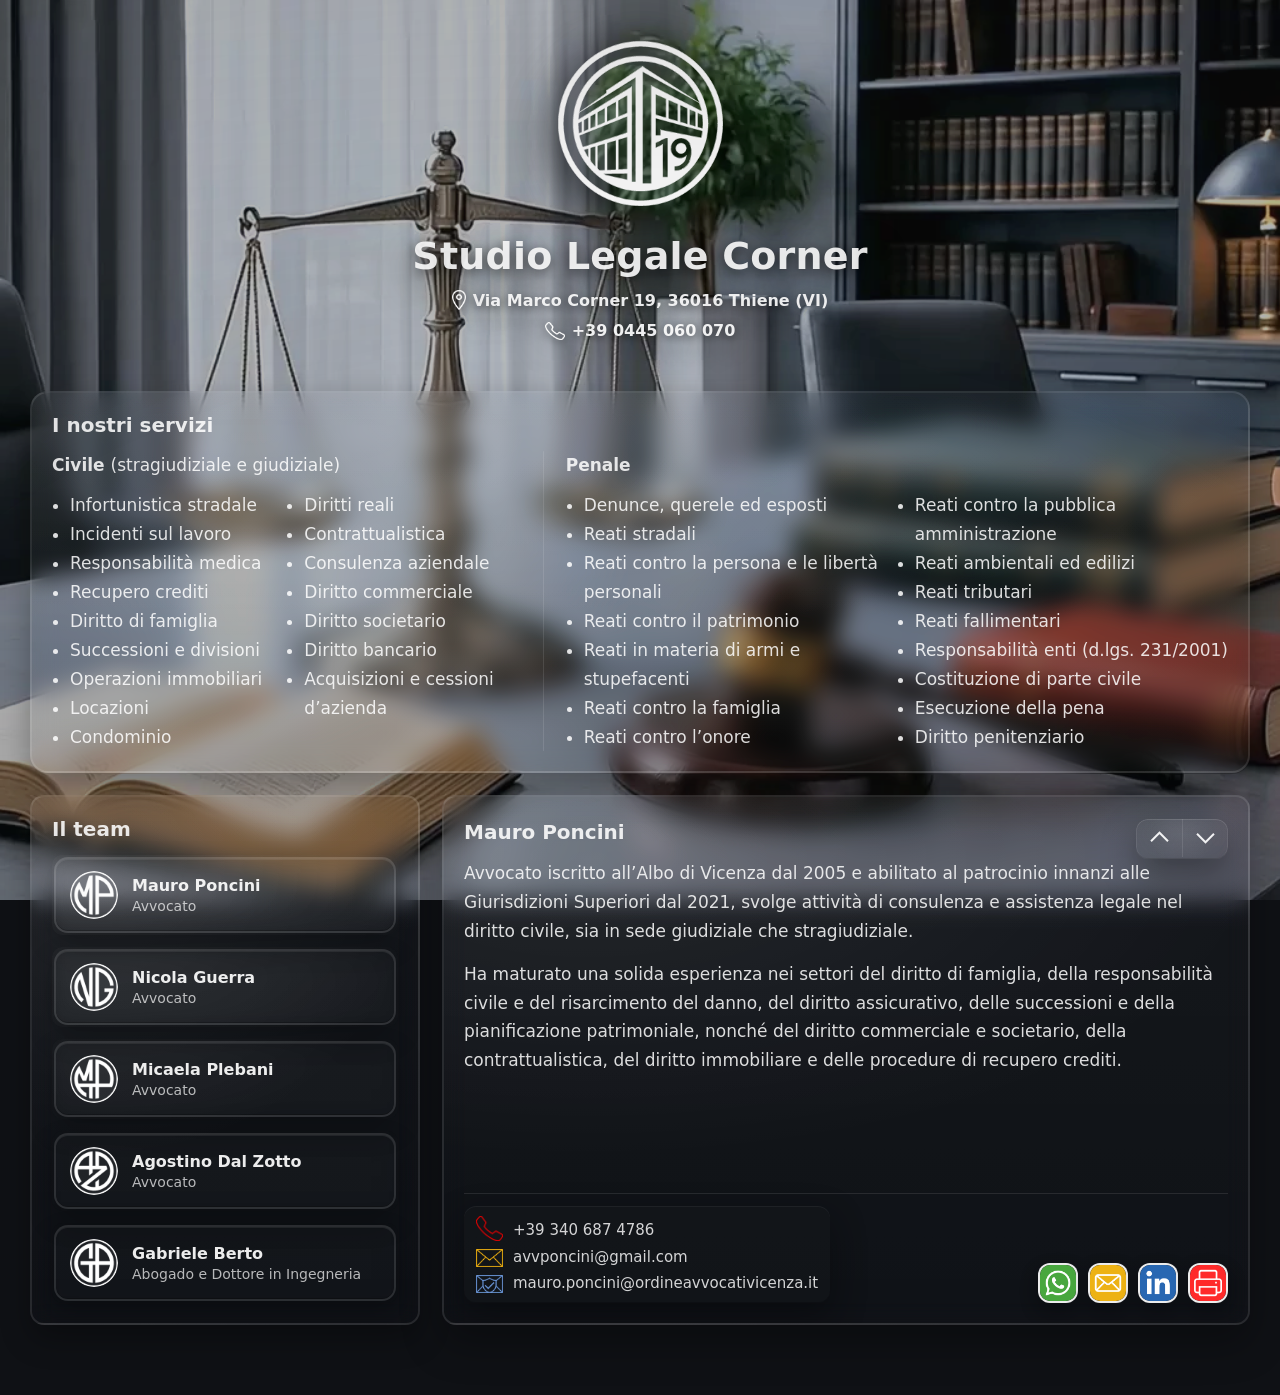
<file: index.html>
<!DOCTYPE html>

<html data-theme="dark" lang="it" prefix="og: https://ogp.me/ns#">
<head>
<meta charset="utf-8"/>
<meta content="width=device-width, initial-scale=1" name="viewport"/>
<meta content="telephone=no, date=no, address=no, email=no" name="format-detection"/>
<meta content="Studio Legale Corner, studio legale a Thiene (Vicenza): assistenza civile e penale per incidenti stradali, infortuni sul lavoro, responsabilità medica, recupero crediti e diritto di famiglia." name="description"/>
<meta content="max-image-preview:large" name="robots"/>
<meta content="website" property="og:type"/>
<meta content="it_IT" property="og:locale"/>
<meta content="Studio Legale Corner" property="og:site_name"/>
<meta content="Studio Legale Corner | Studio legale a Thiene (Vicenza)" property="og:title"/>
<meta content="Studio Legale Corner, studio legale a Thiene (Vicenza): assistenza civile e penale per incidenti stradali, infortuni sul lavoro, responsabilità medica, recupero crediti e diritto di famiglia." property="og:description"/>
<meta content="https://www.studiolegalecorner.it/" property="og:url"/>
<meta content="https://www.studiolegalecorner.it/assets/og/anteprima-corner19.jpg" property="og:image"/>
<meta content="https://www.studiolegalecorner.it/assets/og/anteprima-corner19.jpg" property="og:image:secure_url"/>
<meta content="image/jpeg" property="og:image:type"/>
<meta content="Studio Legale Corner, studio legale a Thiene (Vicenza)" property="og:image:alt"/>
<meta content="1200" property="og:image:width"/>
<meta content="630" property="og:image:height"/>
<meta content="summary_large_image" name="twitter:card"/>
<meta content="Studio Legale Corner | Studio legale a Thiene (Vicenza)" name="twitter:title"/>
<meta content="Studio Legale Corner, studio legale a Thiene (Vicenza): assistenza civile e penale per incidenti stradali, infortuni sul lavoro, responsabilità medica, recupero crediti e diritto di famiglia." name="twitter:description"/>
<meta content="https://www.studiolegalecorner.it/assets/og/anteprima-corner19.jpg" name="twitter:image"/>
<meta content="Studio Legale Corner, studio legale a Thiene (Vicenza)" name="twitter:image:alt"/>
<meta content="#0f1115" id="meta-theme-color" name="theme-color"/>
<meta content="yes" name="apple-mobile-web-app-capable"/>
<meta content="Studio Legale Corner" name="apple-mobile-web-app-title"/>
<meta content="default" name="apple-mobile-web-app-status-bar-style"/>
<title>Studio Legale Corner | Studio legale a Thiene (Vicenza)</title>
<link href="https://www.studiolegalecorner.it/" rel="canonical"/>
<link href="/assets/favicon/favicon.ico" rel="icon" type="image/x-icon"/>
<link href="/assets/favicon/favicon.ico" rel="shortcut icon" type="image/x-icon"/>
<link href="/assets/favicon/favicon-16x16.png" rel="icon" sizes="16x16" type="image/png"/>
<link href="/assets/favicon/favicon-32x32.png" rel="icon" sizes="32x32" type="image/png"/>
<link href="/assets/favicon/favicon-48x48.png" rel="icon" sizes="48x48" type="image/png"/>
<link href="/assets/favicon/android-chrome-192x192.png" rel="icon" sizes="192x192" type="image/png"/>
<link href="/assets/favicon/android-chrome-512x512.png" rel="icon" sizes="512x512" type="image/png"/>
<link href="/assets/favicon/apple-touch-icon.png" rel="apple-touch-icon" sizes="180x180"/>
<link href="/assets/favicon/site.webmanifest" rel="manifest"/>
<link href="https://fonts.googleapis.com" rel="preconnect"/>
<link crossorigin="" href="https://fonts.gstatic.com" rel="preconnect"/>
<link as="style" href="https://fonts.googleapis.com/css2?family=Roboto:wght@400;700&amp;display=swap" rel="preload"/>
<link href="https://fonts.googleapis.com/css2?family=Roboto:wght@400;700&amp;display=swap" media="print" onload="this.media='all'" rel="stylesheet"/>
<noscript><link href="https://fonts.googleapis.com/css2?family=Roboto:wght@400;700&amp;display=swap" rel="stylesheet"/></noscript>
<link as="image" href="assets/brand/logo-studio.svg" rel="preload"/>
<link as="image" href="assets/icons/icon_address.svg" rel="preload"/>
<link as="image" href="assets/icons/icon_phone_white.svg" rel="preload"/>
<link as="image" href="assets/sfondo-mobile.webp" media="(max-width: 900px)" rel="preload"/>
<link as="image" href="assets/sfondo-pc.webp" media="(min-width: 901px)" rel="preload"/>
<link as="image" href="assets/brand/logo-studio-1024.png" rel="preload"/><link as="image" href="assets/icons/print.png" rel="preload"/><link href="styles.css" id="site-stylesheet" rel="stylesheet"/>
<script type="application/ld+json">
{
  "@context": "https://schema.org",
  "@type": "LegalService",
  "name": "Studio Legale Corner",
  "url": "https://www.studiolegalecorner.it/",
  "image": "https://www.studiolegalecorner.it/assets/og/anteprima-corner19.jpg",
  "logo": "https://www.studiolegalecorner.it/assets/brand/logo-studio-1024.png",
  "description": "Studio Legale Corner, studio legale a Thiene (Vicenza): assistenza civile e penale per incidenti stradali, infortuni sul lavoro, responsabilità medica, recupero crediti e diritto di famiglia.",
  "telephone": "+39 0445 060 070",
  "address": {
    "@type": "PostalAddress",
    "streetAddress": "Via Marco Corner 19",
    "addressLocality": "Thiene",
    "postalCode": "36016",
    "addressRegion": "VI",
    "addressCountry": "IT"
  },
  "areaServed": [
    {
      "@type": "City",
      "name": "Thiene"
    },
    {
      "@type": "AdministrativeArea",
      "name": "Vicenza"
    }
  ]
}
</script>
<style id="sc19-print-lite-styles" media="print">
  @page{
    size: A4 portrait;
    margin: 0;
  }

  html.sc19-print-lite,
  html.sc19-print-lite body{
    width: 210mm !important;
    min-width: 210mm !important;
    height: 297mm !important;
    min-height: 297mm !important;
    margin: 0 !important;
    padding: 0 !important;
    background: #ffffff !important;
    overflow: hidden !important;
    -webkit-print-color-adjust: exact !important;
    print-color-adjust: exact !important;
    font-family: system-ui, -apple-system, Segoe UI, Roboto, Arial, sans-serif !important;
    color: #111111 !important;
  }

  html.sc19-print-lite body{
    position: relative !important;
  }

  html.sc19-print-lite body > *{
    display: none !important;
  }

  html.sc19-print-lite main.container{
    display: block !important;
    width: 210mm !important;
    max-width: 210mm !important;
    height: 297mm !important;
    min-height: 297mm !important;
    margin: 0 !important;
    padding: 0 !important;
    background: #ffffff !important;
    background-image: none !important;
    box-shadow: none !important;
    border-radius: 0 !important;
    overflow: hidden !important;
    filter: none !important;
  }

  html.sc19-print-lite main.container > :not(.print-only-shell){
    display: none !important;
  }

  html.sc19-print-lite .print-only-shell,
  html.sc19-print-lite .print-only-shell *,
  html.sc19-print-lite .print-only-shell *::before,
  html.sc19-print-lite .print-only-shell *::after{
    box-shadow: none !important;
    text-shadow: none !important;
    filter: none !important;
  }

  html.sc19-print-lite .print-only-shell{
    display: block !important;
    position: fixed !important;
    inset: 0 !important;
    width: 210mm !important;
    height: 297mm !important;
    margin: 0 !important;
    padding: 0 !important;
    isolation: isolate !important;
    overflow: hidden !important;
    background: #ffffff !important;
    background-image: none !important;
    -webkit-box-shadow: none !important;
    box-shadow: none !important;
    outline: 0 !important;
    border: 0 !important;
    background-clip: border-box !important;
  }

  html.sc19-print-lite,
  html.sc19-print-lite body,
  html.sc19-print-lite main.container,
  html.sc19-print-lite .print-only-shell{
    -webkit-box-shadow: none !important;
    box-shadow: none !important;
    outline: 0 !important;
    border: 0 !important;
    filter: none !important;
    background-clip: border-box !important;
  }

  html.sc19-print-lite .print-only-shell::before,
  html.sc19-print-lite .print-only-shell::after,
  html.sc19-print-lite .print-sheet::before,
  html.sc19-print-lite .print-sheet::after{
    content: none !important;
    display: none !important;
    background: transparent !important;
    box-shadow: none !important;
  }

  html.sc19-print-lite .print-sheet{
    width: 794px !important;
    max-width: 794px !important;
    min-height: 1107px !important;
    height: 1107px !important;
    box-sizing: border-box !important;
    margin: 0 !important;
    padding: 49px 58px 30px !important;
    border-radius: 0 !important;
    background: #ffffff !important;
    background-image: none !important;
    box-shadow: none !important;
    overflow: hidden !important;
    border: 0 !important;
    outline: 0 !important;
    clip-path: none !important;
    -webkit-mask: none !important;
    mask: none !important;
    transform: none !important;
    background-clip: border-box !important;
    gap: 22px !important;
    break-inside: avoid-page !important;
    page-break-inside: avoid !important;
    isolation: isolate !important;
    display: flex !important;
    flex-direction: column !important;
    color: #111111 !important;
    font-family: system-ui, -apple-system, Segoe UI, Roboto, Arial, sans-serif !important;
  }

  html.sc19-print-lite .print-sheet{
    -webkit-box-shadow: none !important;
    box-shadow: none !important;
    filter: none !important;
    outline: 0 !important;
    border: 0 !important;
    border-radius: 0 !important;
    background-clip: border-box !important;
  }

  html.sc19-print-lite .print-sheet p,
  html.sc19-print-lite .print-sheet h3,
  html.sc19-print-lite .print-sheet ul{
    margin: 0 !important;
  }

  html.sc19-print-lite .print-sheet-header,
  html.sc19-print-lite .print-sheet-services,
  html.sc19-print-lite .print-sheet-profile,
  html.sc19-print-lite .print-sheet-contacts{
    break-inside: avoid-page !important;
    page-break-inside: avoid !important;
  }

  html.sc19-print-lite .print-sheet-header{
    display: flex !important;
    flex-direction: column !important;
    gap: 18px !important;
  }

  html.sc19-print-lite .print-sheet-brand{
    display: flex !important;
    align-items: center !important;
    gap: 22px !important;
    background: #ffffff !important;
    background-image: none !important;
    box-shadow: none !important;
    filter: none !important;
    -webkit-backdrop-filter: none !important;
    backdrop-filter: none !important;
  }

  html.sc19-print-lite .print-sheet-brand img{
    width: 92px !important;
    height: 92px !important;
    flex: 0 0 auto !important;
    display: block !important;
    image-rendering: -webkit-optimize-contrast;
    image-rendering: crisp-edges;
  }

  html.sc19-print-lite .print-sheet-brand-copy{
    display: flex !important;
    flex-direction: column !important;
    gap: 5px !important;
    background: #ffffff !important;
    background-image: none !important;
    box-shadow: none !important;
    filter: none !important;
    -webkit-backdrop-filter: none !important;
    backdrop-filter: none !important;
  }

  html.sc19-print-lite .print-sheet-studio{
    font-size: 33px !important;
    line-height: 1.05 !important;
    font-weight: 700 !important;
    letter-spacing: -0.03em !important;
  }

  html.sc19-print-lite .print-sheet-meta{
    color: #505050 !important;
    font-size: 14px !important;
    line-height: 1.45 !important;
  }

  html.sc19-print-lite .print-sheet-divider{
    height: 1px !important;
    background: #bfc3c7 !important;
  }

  html.sc19-print-lite .print-sheet-services{
    padding: 18px 22px 20px !important;
    border: 1.6px solid #bfc3c7 !important;
    border-radius: 18px !important;
    background: #ffffff !important;
    background-image: none !important;
    display: flex !important;
    flex-direction: column !important;
    gap: 14px !important;
    box-shadow: none !important;
    filter: none !important;
    -webkit-backdrop-filter: none !important;
    backdrop-filter: none !important;
  }

  html.sc19-print-lite .print-services-head{
    display: flex !important;
    flex-direction: column !important;
    gap: 4px !important;
  }

  html.sc19-print-lite .print-kicker{
    color: #2f2f2f !important;
    font-size: 11px !important;
    line-height: 1.2 !important;
    font-weight: 700 !important;
    letter-spacing: 0.18em !important;
    text-transform: uppercase !important;
  }

  html.sc19-print-lite .print-services-note{
    color: #656565 !important;
    font-size: 12px !important;
    line-height: 1.45 !important;
  }

  html.sc19-print-lite .print-services-grid{
    display: grid !important;
    grid-template-columns: 1fr 1fr !important;
    gap: 20px !important;
  }

  html.sc19-print-lite .print-service-col h3{
    margin-bottom: 9px !important;
    color: #181818 !important;
    font-size: 16px !important;
    line-height: 1.35 !important;
    font-weight: 700 !important;
  }

  html.sc19-print-lite .print-service-col h3 span{
    font-weight: 400 !important;
    color: #4b4b4b !important;
  }

  html.sc19-print-lite .print-service-col ul{
    padding-left: 18px !important;
    color: #2a2a2a !important;
    font-size: 13.2px !important;
    line-height: 1.48 !important;
  }

  html.sc19-print-lite .print-service-col li + li{
    margin-top: 3px !important;
  }

  /* Guerra resta il riferimento: gli altri profili vengono rifiniti con micro-interventi
     solo sull’interlinea della sezione “I nostri servizi”, senza toccare il resto del layout print. */
  html.sc19-print-lite .print-sheet[data-print-profile="micaela"] .print-service-col ul{
    line-height: 1.432 !important;
  }

  html.sc19-print-lite .print-sheet[data-print-profile="micaela"] .print-service-col li + li{
    margin-top: 2px !important;
  }

  html.sc19-print-lite .print-sheet[data-print-profile="mauro"] .print-service-col ul{
    line-height: 1.494 !important;
  }

  html.sc19-print-lite .print-sheet[data-print-profile="mauro"] .print-service-col li + li{
    margin-top: 3.6px !important;
  }

  html.sc19-print-lite .print-sheet[data-print-profile="agostino"] .print-service-col ul{
    line-height: 1.486 !important;
  }

  html.sc19-print-lite .print-sheet[data-print-profile="agostino"] .print-service-col li + li{
    margin-top: 3.5px !important;
  }

  html.sc19-print-lite .print-sheet[data-print-profile="gabriele"] .print-service-col ul{
    line-height: 1.417 !important;
  }

  html.sc19-print-lite .print-sheet[data-print-profile="gabriele"] .print-service-col li + li{
    margin-top: 1.2px !important;
  }

  html.sc19-print-lite .print-sheet-profile{
    display: flex !important;
    flex-direction: column !important;
    gap: 10px !important;
    background: #ffffff !important;
    background-image: none !important;
    box-shadow: none !important;
    filter: none !important;
    -webkit-backdrop-filter: none !important;
    backdrop-filter: none !important;
  }

  html.sc19-print-lite .print-sheet-profile h3{
    font-size: 33px !important;
    line-height: 1.05 !important;
    font-weight: 700 !important;
    letter-spacing: -0.03em !important;
    color: #141414 !important;
  }

  html.sc19-print-lite .print-profile-role{
    color: #494949 !important;
    font-size: 18px !important;
    line-height: 1.35 !important;
  }

  html.sc19-print-lite .print-profile-copy{
    display: grid !important;
    gap: 12px !important;
    margin-top: 6px !important;
    color: #1f1f1f !important;
    font-size: 15.6px !important;
    line-height: 1.60 !important;
  }

  html.sc19-print-lite .print-sheet-contacts{
    margin-top: auto !important;
    padding-top: 14px !important;
    border-top: 1px solid #bfc3c7 !important;
    display: grid !important;
    grid-template-columns: max-content minmax(0, 1fr) max-content !important;
    column-gap: 18px !important;
    row-gap: 10px !important;
    align-items: start !important;
    background: #ffffff !important;
    background-image: none !important;
    box-shadow: none !important;
    filter: none !important;
    -webkit-backdrop-filter: none !important;
    backdrop-filter: none !important;
  }

  html.sc19-print-lite .print-contact-block{
    display: flex !important;
    flex-direction: column !important;
    gap: 6px !important;
    min-width: 0 !important;
  }

  html.sc19-print-lite .print-sheet-contacts .print-contact-block:nth-child(1){
    justify-self: start !important;
    align-items: flex-start !important;
    text-align: left !important;
  }

  html.sc19-print-lite .print-sheet-contacts .print-contact-block:nth-child(2){
    justify-self: center !important;
    align-items: flex-start !important;
    text-align: left !important;
  }

  html.sc19-print-lite .print-sheet-contacts .print-contact-block:nth-child(3){
    justify-self: end !important;
    align-items: flex-start !important;
    text-align: left !important;
  }

  html.sc19-print-lite .print-contact-label{
    color: #2f2f2f !important;
    font-size: 11px !important;
    line-height: 1.2 !important;
    font-weight: 700 !important;
    letter-spacing: 0.15em !important;
    text-transform: uppercase !important;
  }

  html.sc19-print-lite .print-contact-value{
    color: #161616 !important;
    font-size: 14.2px !important;
    line-height: 1.45 !important;
    white-space: nowrap !important;
  }
</style>
</head>
<body>
<div aria-hidden="true" id="sc19-print-guard" style="display:none !important;opacity:0 !important;pointer-events:none !important;position:fixed;inset:0;z-index:2147483647;background:transparent;transition:none;"></div>
<iframe aria-hidden="true" id="sc19-pdf-print-frame" tabindex="-1" title="Stampa PDF profilo" style="position:fixed;right:0;bottom:0;width:1px;height:1px;border:0;opacity:0;pointer-events:none;visibility:hidden;overflow:hidden;"></iframe>
<div aria-hidden="true" class="sc19-pdf-overlay" hidden id="sc19-pdf-overlay">
<div class="sc19-pdf-overlay-backdrop" data-pdf-overlay-close="1"></div>
<div aria-label="Anteprima PDF" class="sc19-pdf-overlay-dialog" role="dialog" aria-modal="true">
<iframe class="sc19-pdf-overlay-frame" id="sc19-pdf-overlay-frame" loading="lazy" referrerpolicy="strict-origin-when-cross-origin" title="Anteprima PDF profilo"></iframe>
</div>
</div>
<div aria-hidden="true" class="bg-video">
<video autoplay="" disablepictureinpicture="" loop="" muted="" playsinline="" poster="assets/sfondo-mobile.webp" preload="auto">
<source src="assets/sfondo.mp4" type="video/mp4"/>
</video>
</div>
<script>
(function () {
  var mq = null;
  try {
    mq = window.matchMedia && window.matchMedia("(min-width: 901px) and (hover: hover) and (pointer: fine)");
  } catch (e) { mq = null; }
  if (!mq || !mq.matches) { return; }

  var bgVideo = document.querySelector(".bg-video");
  var video = document.querySelector(".bg-video video");
  if (!video) { return; }
  var source = video.querySelector("source");
  if (!source) { return; }

  var pcSrc = "assets/video_sfondo_pc.mp4";
  var pcPoster = "assets/sfondo-pc.webp";
  if (bgVideo) {
    try {
      bgVideo.style.backgroundImage = "url(\"" + pcPoster + "\")";
      bgVideo.style.backgroundPosition = "top center";
      bgVideo.style.backgroundRepeat = "no-repeat";
      bgVideo.style.backgroundSize = "cover";
    } catch (e) {}
  }
  try { video.setAttribute("poster", pcPoster); } catch (e) {}
  if (source.getAttribute("src") === pcSrc) { return; }

  source.setAttribute("src", pcSrc);
  try {
    video.load();
  } catch (e) {}
})();
</script>
<script id="sc19-bg-video-bootstrap-script">
(function(){
  var bgVideo = document.querySelector('.bg-video');
  var v = document.querySelector('.bg-video video');
  if (!bgVideo || !v) { return; }
  if (v.dataset && v.dataset.sc19PosterBootstrap === '1') { return; }
  if (v.dataset) {
    v.dataset.sc19PosterBootstrap = '1';
    v.dataset.sc19PosterGate = 'locked';
  }

  var STILL_MS = 200;
  var SLOW_RATE = 1;
  var SLOW_MS = 0;
  var SESSION_KEY = 'sc19BgVideoIntroDone';
  var firstIntro = true;
  var unlocked = false;
  var revealTimer = 0;
  var playTimer = 0;
  var rateTimer = 0;

  try {
    firstIntro = !(window.sessionStorage && sessionStorage.getItem(SESSION_KEY) === '1');
  } catch (e) {
    firstIntro = true;
  }

  function markIntroDone(){
    try {
      if (window.sessionStorage) { sessionStorage.setItem(SESSION_KEY, '1'); }
    } catch (e) {}
  }

  function safePause(){
    try { v.pause(); } catch (e) {}
  }

  function setNormalRate(){
    try { v.playbackRate = 1; } catch (e) {}
    try { v.defaultPlaybackRate = 1; } catch (e) {}
  }

  function setSlowRate(){
    try { v.playbackRate = SLOW_RATE; } catch (e) {}
    try { v.defaultPlaybackRate = SLOW_RATE; } catch (e) {}
  }

  function holdFirstFrame(){
    try { if (v.currentTime > 0.001) { v.currentTime = 0; } } catch (e) {}
    setNormalRate();
    safePause();
  }

  function startPlayback(){
    try {
      var p = v.play();
      if (p && typeof p.catch === 'function') { p.catch(function(){}); }
    } catch (e) {}
  }

  function finishUnlock(){
    if (unlocked) { return; }
    unlocked = true;
    if (v.dataset) {
      v.dataset.sc19PosterGate = 'open';
      v.dataset.sc19PosterBootstrapDone = '1';
    }
    try { bgVideo.classList.add('sc19-poster-hidden'); } catch (e) {}
    setNormalRate();
    startPlayback();
    markIntroDone();
  }

  function unlockAndPlay(){
    if (unlocked) { return; }
    try { bgVideo.classList.add('sc19-poster-hidden'); } catch (e) {}
    if (!firstIntro) {
      finishUnlock();
      return;
    }
    setSlowRate();
    startPlayback();
    rateTimer = window.setTimeout(function(){
      rateTimer = 0;
      finishUnlock();
    }, SLOW_MS);
  }

  function beginSequence(){
    if (unlocked || revealTimer || playTimer || rateTimer) { return; }
    holdFirstFrame();
    if (!firstIntro) {
      unlockAndPlay();
      return;
    }
    revealTimer = window.requestAnimationFrame(function(){
      revealTimer = 0;
      try { bgVideo.classList.add('sc19-poster-hidden'); } catch (e) {}
      playTimer = window.setTimeout(function(){
        playTimer = 0;
        unlockAndPlay();
      }, STILL_MS);
    });
  }

  function onFirstFrameReady(){
    holdFirstFrame();
    beginSequence();
  }

  try {
    v.autoplay = false;
    v.removeAttribute('autoplay');
    v.preload = 'auto';
    v.muted = true;
    v.defaultMuted = true;
    v.setAttribute('muted', '');
    v.playsInline = true;
    v.setAttribute('playsinline', '');
    v.setAttribute('webkit-playsinline', '');
    setNormalRate();
  } catch (e) {}

  if ((v.readyState || 0) >= 2) {
    onFirstFrameReady();
  } else {
    v.addEventListener('loadeddata', onFirstFrameReady, { once: true });
    v.addEventListener('canplay', onFirstFrameReady, { once: true });
  }

  document.addEventListener('visibilitychange', function(){
    if (document.hidden) { return; }
    if (!unlocked) {
      holdFirstFrame();
      return;
    }
    try { bgVideo.classList.add('sc19-poster-hidden'); } catch (e) {}
    setNormalRate();
  });
})();
</script>
<header class="hero">
<div class="brand-wrap">
<button aria-label="Torna all'inizio" class="brand-home" title="Torna all'inizio" type="button">
<div aria-hidden="true" class="badge"></div>
<img alt="Logo Studio Legale Corner" class="logo" height="206" src="assets/brand/logo-studio.svg" width="206"/>
</button>
<button aria-label="Cambia tema" class="theme-toggle" title="Cambia tema" type="button">
<img alt="" aria-hidden="true" class="icon-moon" src="assets/icons/moon.svg"/>
<img alt="" aria-hidden="true" class="icon-sun" src="assets/icons/sun.svg"/>
</button>
</div>
<h1>Studio Legale Corner</h1>
<p class="subtitle">
<span class="subline address"><a aria-label="Apri mappe per Via Marco Corner 19, 36016 Thiene (VI)" class="studio-address-iconlink" href="https://www.google.com/maps/dir/?api=1&amp;destination=Via%20Marco%20Corner%2019%2C%2036016%20Thiene%20VI%2C%20Italia" rel="noopener" target="_blank"><span aria-hidden="true" class="studio-iconwrap"><img alt="" aria-hidden="true" class="studio-address-icon" height="20" src="assets/icons/icon_address.svg" width="20"/></span></a><span class="studio-address-text">Via Marco Corner 19, 36016 Thiene (VI)</span></span>
<span class="subline phone"><span aria-hidden="true" class="studio-phone-iconlink"><span aria-hidden="true" class="studio-iconwrap"><img alt="" aria-hidden="true" class="studio-phone-icon" height="20" src="assets/icons/icon_phone_white.svg" width="20"/></span></span><span class="studio-phone-text">+39 0445 060 070</span></span>
</p>
</header>
<main class="container">
<section class="card services-card" id="services">
<h2>I nostri servizi</h2>
<div class="services-wrap" role="presentation">
<div class="services-block services-civile">
<div class="services-section-title">Civile <span>(stragiudiziale e giudiziale)</span></div>
<ul class="services-list">
<li>Infortunistica stradale</li>
<li>Incidenti sul lavoro</li>
<li>Responsabilità medica</li>
<li>Recupero crediti</li>
<li>Diritto di famiglia</li>
<li>Successioni e divisioni</li>
<li>Operazioni immobiliari</li>
<li>Locazioni</li>
<li>Condominio</li>
<li>Diritti reali</li>
<li>Contrattualistica</li>
<li>Consulenza aziendale</li>
<li>Diritto commerciale</li>
<li>Diritto societario</li>
<li>Diritto bancario</li>
<li>Acquisizioni e cessioni d’azienda</li>
</ul>
</div>
<div aria-hidden="true" class="services-divider"></div>
<div class="services-block services-penale">
<div class="services-section-title">Penale</div>
<ul class="services-list">
<li>Denunce, querele ed esposti</li>
<li>Reati stradali</li>
<li>Reati contro la persona e le libertà personali</li>
<li>Reati contro il patrimonio</li>
<li>Reati in materia di armi e stupefacenti</li>
<li>Reati contro la famiglia</li>
<li>Reati contro l’onore</li>
<li>Reati contro la pubblica amministrazione</li>
<li>Reati ambientali ed edilizi</li>
<li>Reati tributari</li>
<li>Reati fallimentari</li>
<li class="nowrap">Responsabilità enti (d.lgs. 231/2001)</li>
<li>Costituzione di parte civile</li>
<li>Esecuzione della pena</li>
<li>Diritto penitenziario</li>
</ul>
</div>
</div>
</section>
<section class="team">
<input aria-label="Apri profilo Mauro Poncini" checked="" class="team-view" id="view-mauro" name="teamView" type="radio"/>
<input aria-label="Apri profilo Nicola Guerra" class="team-view" id="view-nicola" name="teamView" type="radio"/>
<input aria-label="Apri profilo Micaela Plebani" class="team-view" id="view-micaela" name="teamView" type="radio"/>
<input aria-label="Apri profilo Agostino Dal Zotto" class="team-view" id="view-agostino" name="teamView" type="radio"/>
<input aria-label="Apri profilo Gabriele Berto" class="team-view" id="view-gabriele" name="teamView" type="radio"/>
<div aria-label="Versione mobile" class="mobile-stack">
<details class="card mobile-competences" id="mobile-competences">
<summary class="mobile-competences-summary">
<h2>I nostri servizi</h2>
<span aria-hidden="true" class="mobile-chevron"></span>
</summary>
<div class="mobile-competences-body">
<p class="mserv-heading"><strong>Civile</strong> (stragiudiziale e giudiziale)</p>
<p>
    • Infortunistica stradale<br/>
    • Incidenti sul lavoro<br/>
    • Responsabilità medica<br/>
    • Recupero crediti<br/>
    • Diritto di famiglia<br/>
    • Successioni e divisioni<br/>
    • Operazioni immobiliari<br/>
    • Locazioni<br/>
    • Condominio<br/>
    • Diritti reali<br/>
    • Contrattualistica<br/>
    • Consulenza aziendale<br/>
    • Diritto commerciale<br/>
    • Diritto societario<br/>
    • Diritto bancario<br/>
    • Acquisizioni e cessioni d’azienda
    </p>
<p class="mserv-heading"><strong>Penale</strong></p>
<p>
    • Denunce, querele ed esposti<br/>
    • Reati stradali<br/>
    • Reati contro la persona e le libertà personali<br/>
    • Reati contro il patrimonio<br/>
    • Reati in materia di armi e stupefacenti<br/>
    • Reati contro la famiglia<br/>
    • Reati contro l’onore<br/>
    • Reati contro la pubblica amministrazione<br/>
    • Reati ambientali ed edilizi<br/>
    • Reati tributari<br/>
    • Reati fallimentari<br/>
    • Responsabilità enti (d.lgs. 231/2001)<br/>
    • Costituzione di parte civile<br/>
    • Esecuzione della pena<br/>
    • Diritto penitenziario
    </p>
</div>
</details>
<section class="card mobile-team" id="mobile-team">
<div class="mobile-team-head">
<h2>Il team</h2>
<button aria-label="Chiudi tutte le schede aperte" class="mobile-team-close" id="mobile-team-close" type="button">
<span aria-hidden="true" class="mobile-team-x"></span>
</button>
</div>
<details class="mobile-member" id="m-mauro">
<summary class="member-row mobile-member-summary">
<span class="avatar"><img alt="Mauro Poncini" src="assets/icons/icon-mauro-poncini-128.png"/></span>
<span class="member-text">
<span class="member-name"><span class="member-name-label">Mauro Poncini</span></span>
<span class="member-role">Avvocato</span>
</span>
<span aria-hidden="true" class="mobile-chevron"></span>
</summary>
<div class="mobile-member-body">
<p>Avvocato iscritto all’Albo di Vicenza dal 2005 e abilitato al patrocinio innanzi alle Giurisdizioni Superiori dal 2021, svolge attività di consulenza e assistenza legale nel diritto civile, sia in sede giudiziale che stragiudiziale.</p>
<p>Ha maturato una solida esperienza nei settori del diritto di famiglia, della responsabilità civile e del risarcimento del danno, del diritto assicurativo, delle successioni e della pianificazione patrimoniale, nonché del diritto commerciale e societario, della contrattualistica, del diritto immobiliare e delle procedure di recupero crediti.</p>
<div aria-hidden="true" class="mobile-member-divider"></div>
<div class="mobile-member-data">
<div class="contact-row"><strong class="contact-icon phone"><span aria-hidden="true" class="member-phone-iconlink" href="tel:+393406874786"><img alt="" aria-hidden="true" class="contact-svg member-phone-icon" height="24" src="assets/icons/icon_phone.svg" width="24"/></span></strong> <span class="contact-value">+39 340 687 4786</span></div>
<div class="contact-row"><strong class="contact-icon mail"><img alt="" aria-hidden="true" class="contact-svg" height="24" src="assets/icons/icon_email.svg" width="24"/></strong> <span class="contact-value">avvponcini@gmail.com</span></div>
<div class="contact-row"><strong class="contact-icon pec"><img alt="" aria-hidden="true" class="contact-svg" height="24" src="assets/icons/icon_pec.svg" width="24"/></strong> <span class="contact-value">mauro.poncini@ordineavvocativicenza.it</span></div>
<div class="social-icons">
<a aria-label="WhatsApp" class="linkedin" href="https://wa.me/393406874786" rel="noopener" target="_blank">
<img alt="WhatsApp" src="assets/icons/whatsapp.png"/>
</a>
<a aria-label="Email" class="linkedin" href="mailto:avvponcini@gmail.com">
<img alt="Email" src="assets/icons/email.png"/>
</a>
<a aria-label="LinkedIn" class="linkedin" href="https://www.linkedin.com/" rel="noopener" target="_blank">
<img alt="LinkedIn" onerror="if(!this.dataset.sc19li){this.dataset.sc19li='1';this.src='assets/icons/LinkedIn.png';}else if(this.dataset.sc19li==='1'){this.dataset.sc19li='2';this.src='assets/icons/Linkedin.png';}else{this.onerror=null;}" src="assets/icons/linkedin.png"/>
</a>

<button aria-label="Stampa PDF profilo di Mauro Poncini" class="linkedin social-print" data-print-profile="mauro" type="button"><img alt="Stampa PDF" src="assets/icons/print.png"/></button>
</div>
</div>
</div>
</details>
<details class="mobile-member" id="m-nicola">
<summary class="member-row mobile-member-summary">
<span class="avatar"><img alt="Nicola Guerra" src="assets/icons/icon-nicola-guerra-128.png"/></span>
<span class="member-text">
<span class="member-name"><span class="member-name-label">Nicola Guerra</span></span>
<span class="member-role">Avvocato</span>
</span>
<span aria-hidden="true" class="mobile-chevron"></span>
</summary>
<div class="mobile-member-body">
<p>Avvocato iscritto all’Albo di Vicenza dal 2005 e abilitato al patrocinio innanzi alle Giurisdizioni Superiori dal 2021, offre assistenza qualificata nel diritto penale, con una consolidata esperienza nel diritto penale d’impresa.</p>
<p>Assiste imprenditori e società nella gestione e difesa dei procedimenti relativi a reati tributari e ai principali illeciti connessi all’attività aziendale, nonché nei reati previsti dal Codice della Strada.</p>
<p>Fornisce inoltre tutela legale in materia di risarcimento del danno, con particolare riferimento alla responsabilità medica e all’infortunistica.</p>
<div aria-hidden="true" class="mobile-member-divider"></div>
<div class="mobile-member-data">
<div class="contact-row"><strong class="contact-icon phone"><span aria-hidden="true" class="member-phone-iconlink" href="tel:+393471334086"><img alt="" aria-hidden="true" class="contact-svg member-phone-icon" height="24" src="assets/icons/icon_phone.svg" width="24"/></span></strong> <span class="contact-value">+39 347 133 4086</span></div>
<div class="contact-row"><strong class="contact-icon mail"><img alt="" aria-hidden="true" class="contact-svg" height="24" src="assets/icons/icon_email.svg" width="24"/></strong> <span class="contact-value">info@nicolaguerra.it</span></div>
<div class="contact-row"><strong class="contact-icon pec"><img alt="" aria-hidden="true" class="contact-svg" height="24" src="assets/icons/icon_pec.svg" width="24"/></strong> <span class="contact-value">nicola.guerra@ordineavvocativicenza.it</span></div>
<div class="social-icons">
<a aria-label="WhatsApp" class="linkedin" href="https://wa.me/393471334086" rel="noopener" target="_blank">
<img alt="WhatsApp" src="assets/icons/whatsapp.png"/>
</a>
<a aria-label="Email" class="linkedin" href="mailto:info@nicolaguerra.it">
<img alt="Email" src="assets/icons/email.png"/>
</a>
<a aria-label="LinkedIn" class="linkedin" href="https://www.linkedin.com/" rel="noopener" target="_blank">
<img alt="LinkedIn" onerror="if(!this.dataset.sc19li){this.dataset.sc19li='1';this.src='assets/icons/LinkedIn.png';}else if(this.dataset.sc19li==='1'){this.dataset.sc19li='2';this.src='assets/icons/Linkedin.png';}else{this.onerror=null;}" src="assets/icons/linkedin.png"/>
</a>

<button aria-label="Stampa profilo PDF di Nicola Guerra" class="linkedin social-print" data-print-profile="nicola" type="button"><img alt="Stampa PDF" src="assets/icons/print.png"/></button>
</div>
</div>
</div>
</details>
<details class="mobile-member" id="m-micaela">
<summary class="member-row mobile-member-summary">
<span class="avatar"><img alt="Micaela Plebani" src="assets/icons/icon-micaela-plebani-128.png"/></span>
<span class="member-text">
<span class="member-name"><span class="member-name-label">Micaela Plebani</span></span>
<span class="member-role">Avvocato</span>
</span>
<span aria-hidden="true" class="mobile-chevron"></span>
</summary>
<div class="mobile-member-body">
<p>Nata a Monza il 19.03.1982, si iscrive all’Albo Avvocati nel 2009. Si dedica con prevalenza al diritto penale con particolare riferimento ai reati contro la persona e contro il patrimonio, ai reati tributari, fallimentari, ai reati stradali, in materia di armi e stupefacenti.</p>
<p>Si occupa altresì della difesa delle persone offese con redazione di denunce, querele sino alla costituzione di parte civile. Offre assistenza anche nella fase della esecuzione della pena e nell’ambito del diritto penitenziario.</p>
<p>Dal 2014 è iscritta nell’elenco dei difensori di ufficio e offre assistenza, in materia penale, anche in regime di patrocinio a spese dello Stato.</p>
<div aria-hidden="true" class="mobile-member-divider"></div>
<div class="mobile-member-data">
<div class="contact-row"><strong class="contact-icon phone"><span aria-hidden="true" class="member-phone-iconlink" href="tel:+393394043622"><img alt="" aria-hidden="true" class="contact-svg member-phone-icon" height="24" src="assets/icons/icon_phone.svg" width="24"/></span></strong> <span class="contact-value">+39 339 404 3622</span></div>
<div class="contact-row"><strong class="contact-icon mail"><img alt="" aria-hidden="true" class="contact-svg" height="24" src="assets/icons/icon_email.svg" width="24"/></strong> <span class="contact-value">avv.micaelaplebani@gmail.com</span></div>
<div class="contact-row"><strong class="contact-icon pec"><img alt="" aria-hidden="true" class="contact-svg" height="24" src="assets/icons/icon_pec.svg" width="24"/></strong> <span class="contact-value">micaela.plebani@ordineavvocativicenza.it</span></div>
<div class="social-icons">
<a aria-label="WhatsApp" class="linkedin" href="https://wa.me/393394043622" rel="noopener" target="_blank">
<img alt="WhatsApp" src="assets/icons/whatsapp.png"/>
</a>
<a aria-label="Email" class="linkedin" href="mailto:avv.micaelaplebani@gmail.com">
<img alt="Email" src="assets/icons/email.png"/>
</a>
<a aria-label="LinkedIn" class="linkedin" href="https://www.linkedin.com/in/micaela-plebani-789b35121/" rel="noopener" target="_blank">
<img alt="LinkedIn" onerror="if(!this.dataset.sc19li){this.dataset.sc19li='1';this.src='assets/icons/LinkedIn.png';}else if(this.dataset.sc19li==='1'){this.dataset.sc19li='2';this.src='assets/icons/Linkedin.png';}else{this.onerror=null;}" src="assets/icons/linkedin.png"/>
</a>

<button aria-label="Stampa PDF profilo di Micaela Plebani" class="linkedin social-print" data-print-profile="micaela" type="button"><img alt="Stampa PDF" src="assets/icons/print.png"/></button>
</div>
</div>
</div>
</details>
<details class="mobile-member" id="m-agostino">
<summary class="member-row mobile-member-summary">
<span class="avatar"><img alt="Agostino Dal Zotto" src="assets/icons/icon-agostino-dal-zotto-128.png"/></span>
<span class="member-text">
<span class="member-name"><span class="member-name-label">Agostino Dal Zotto</span></span>
<span class="member-role">Avvocato</span>
</span>
<span aria-hidden="true" class="mobile-chevron"></span>
</summary>
<div class="mobile-member-body">
<p>Classe 1969, avvocato iscritto all’Ordine degli Avvocati del Foro di Vicenza dal 2005.</p>
<p>Avvocato prevalentemente civilista che offre assistenza e consulenza, sia stragiudiziale che giudiziale, a vantaggio di imprenditori e società nelle materie collegate all’attività d’impresa sia nazionale che internazionale (es. contrattualistica, accesso ai mercati esteri, vendita su estero, diritto societario e commerciale, contenzioso, lavoro, recupero crediti, marchi, ecc.), nonché a vantaggio dei privati nelle più varie materie (es. risarcimento dei danni da sinistri stradali, eredità, settore immobiliare, diritto di famiglia, ecc.).</p>
<div aria-hidden="true" class="mobile-member-divider"></div>
<div class="mobile-member-data">
<div class="contact-row"><strong class="contact-icon phone"><span aria-hidden="true" class="member-phone-iconlink" href="tel:+39336907744"><img alt="" aria-hidden="true" class="contact-svg member-phone-icon" height="24" src="assets/icons/icon_phone.svg" width="24"/></span></strong> <span class="contact-value">+39 336 907 744</span></div>
<div class="contact-row"><strong class="contact-icon mail"><img alt="" aria-hidden="true" class="contact-svg" height="24" src="assets/icons/icon_email.svg" width="24"/></strong> <span class="contact-value">agostinodalzotto@libero.it</span></div>
<div class="contact-row"><strong class="contact-icon pec"><img alt="" aria-hidden="true" class="contact-svg" height="24" src="assets/icons/icon_pec.svg" width="24"/></strong> <span class="contact-value">agostino.dalzotto@ordineavvocativicenza.it</span></div>
<div class="social-icons">
<a aria-label="WhatsApp" class="linkedin" href="https://wa.me/39336907744" rel="noopener" target="_blank">
<img alt="WhatsApp" src="assets/icons/whatsapp.png"/>
</a>
<a aria-label="Email" class="linkedin" href="mailto:agostinodalzotto@libero.it">
<img alt="Email" src="assets/icons/email.png"/>
</a>
<a aria-label="LinkedIn" class="linkedin" href="https://www.linkedin.com/" rel="noopener" target="_blank">
<img alt="LinkedIn" onerror="if(!this.dataset.sc19li){this.dataset.sc19li='1';this.src='assets/icons/LinkedIn.png';}else if(this.dataset.sc19li==='1'){this.dataset.sc19li='2';this.src='assets/icons/Linkedin.png';}else{this.onerror=null;}" src="assets/icons/linkedin.png"/>
</a>

<button aria-label="Stampa PDF profilo di Agostino Dal Zotto" class="linkedin social-print" data-print-profile="agostino" type="button"><img alt="Stampa PDF" src="assets/icons/print.png"/></button>
</div>
</div>
</div>
</details>
<details class="mobile-member" id="m-gabriele">
<summary class="member-row mobile-member-summary">
<span class="avatar"><img alt="Gabriele Berto" src="assets/icons/icon-gabriele-berto-128.png"/></span>
<span class="member-text">
<span class="member-name"><span class="member-name-label">Gabriele Berto</span></span>
<span class="member-role">Abogado e Dottore in Ingegneria</span>
</span>
<span aria-hidden="true" class="mobile-chevron"></span>
</summary>
<div class="mobile-member-body">
<p>Dottore magistrale in giurisprudenza e in ingegneria meccanica.</p>
<p>Dal 2001 al 2025 è stato iscritto alla sezione A dell’albo dell’Ordine degli Ingegneri di Rovigo, con il numero 835, occupandosi della ricostruzione di incidenti stradali e di infortuni sul lavoro.</p>
<p>Dal 2026 esercita come abogado, iscritto alla sezione speciale dell’Ordine degli Avvocati di Vicenza.</p>
<p>Nell’attività svolta, le competenze tecniche sono poste a supporto dell’impostazione giuridica, per consolidare gli elementi di prova, chiarire la dinamica degli eventi e inquadrare correttamente i profili di responsabilità.</p>
<div aria-hidden="true" class="mobile-member-divider"></div>
<div class="mobile-member-data">
<div class="contact-row"><strong class="contact-icon phone"><span aria-hidden="true" class="member-phone-iconlink" href="tel:+393465903565"><img alt="" aria-hidden="true" class="contact-svg member-phone-icon" height="24" src="assets/icons/icon_phone.svg" width="24"/></span></strong> <span class="contact-value">+39 346 590 3565</span></div>
<div class="contact-row"><strong class="contact-icon mail"><img alt="" aria-hidden="true" class="contact-svg" height="24" src="assets/icons/icon_email.svg" width="24"/></strong> <span class="contact-value">gabriele.berto@gmail.com</span></div>
<div class="contact-row"><strong class="contact-icon pec"><img alt="" aria-hidden="true" class="contact-svg" height="24" src="assets/icons/icon_pec.svg" width="24"/></strong> <span class="contact-value">gabriele.berto@pec.it</span></div>
<div class="social-icons">
<a aria-label="Medium" class="linkedin" href="https://medium.com/@gabriele.berto" rel="noopener" target="_blank">
<img alt="Medium" src="assets/icons/medium.png"/>
</a>
<a aria-label="WhatsApp" class="linkedin" href="https://wa.me/393465903565" rel="noopener" target="_blank">
<img alt="WhatsApp" src="assets/icons/whatsapp.png"/>
</a>
<a aria-label="Email" class="linkedin" href="mailto:gabriele.berto@gmail.com">
<img alt="Email" src="assets/icons/email.png"/>
</a>
<a aria-label="LinkedIn" class="linkedin" href="https://www.linkedin.com/in/gabriele-berto-gb/" rel="noopener" target="_blank">
<img alt="LinkedIn" onerror="if(!this.dataset.sc19li){this.dataset.sc19li='1';this.src='assets/icons/LinkedIn.png';}else if(this.dataset.sc19li==='1'){this.dataset.sc19li='2';this.src='assets/icons/Linkedin.png';}else{this.onerror=null;}" src="assets/icons/linkedin.png"/>
</a>

<button aria-label="Stampa PDF profilo di Gabriele Berto" class="linkedin social-print" data-print-profile="gabriele" type="button"><img alt="Stampa PDF" src="assets/icons/print.png"/></button>
</div>
</div>
</div>
</details>
</section>
</div><div class="team-grid">
<aside class="card team-list">
<h2>Il team</h2>
<label class="member-row" for="view-mauro">
<span class="member-row-ui">
<span class="avatar">
<img alt="" aria-hidden="true" src="assets/icons/icon-mauro-poncini-128.png"/>
</span>
<span class="member-text">
<span class="member-name">Mauro Poncini</span>
<span class="member-role">Avvocato</span>
</span>
</span>
<span aria-hidden="true" class="sc19-hover-bridge"></span>
</label>
<label class="member-row" for="view-nicola">
<span class="member-row-ui">
<span class="avatar">
<img alt="" aria-hidden="true" src="assets/icons/icon-nicola-guerra-128.png"/>
</span>
<span class="member-text">
<span class="member-name">Nicola Guerra</span>
<span class="member-role">Avvocato</span>
</span>
</span>
<span aria-hidden="true" class="sc19-hover-bridge"></span>
</label>
<label class="member-row" for="view-micaela">
<span class="member-row-ui">
<span class="avatar">
<img alt="" aria-hidden="true" src="assets/icons/icon-micaela-plebani-128.png"/>
</span>
<span class="member-text">
<span class="member-name">Micaela Plebani</span>
<span class="member-role">Avvocato</span>
</span>
</span>
<span aria-hidden="true" class="sc19-hover-bridge"></span>
</label>
<label class="member-row" for="view-agostino">
<span class="member-row-ui">
<span class="avatar">
<img alt="" aria-hidden="true" src="assets/icons/icon-agostino-dal-zotto-128.png"/>
</span>
<span class="member-text">
<span class="member-name">Agostino Dal Zotto</span>
<span class="member-role">Avvocato</span>
</span>
</span>
<span aria-hidden="true" class="sc19-hover-bridge"></span>
</label>
<label class="member-row" for="view-gabriele">
<span class="member-row-ui">
<span class="avatar">
<img alt="" aria-hidden="true" src="assets/icons/icon-gabriele-berto-128.png"/>
</span>
<span class="member-text">
<span class="member-name">Gabriele Berto</span>
<span class="member-role">Abogado e Dottore in Ingegneria</span>
</span>
</span>
<span aria-hidden="true" class="sc19-hover-bridge"></span>
</label>
</aside>
<section class="card team-detail">
<div class="panel" id="panel-mauro">
<div class="panel-head">
<h2>Mauro Poncini</h2>
<div class="panel-controls"><button aria-label="Profilo precedente" class="close prev-profile" title="Profilo precedente" type="button"><span aria-hidden="true" class="close-v close-up"></span></button><button aria-label="Profilo successivo" class="close next-profile" title="Profilo successivo" type="button"><span aria-hidden="true" class="close-v close-down"></span></button></div>
</div>
<p>Avvocato iscritto all’Albo di Vicenza dal 2005 e abilitato al patrocinio innanzi alle Giurisdizioni Superiori dal 2021, svolge attività di consulenza e assistenza legale nel diritto civile, sia in sede giudiziale che stragiudiziale.</p>
<p>Ha maturato una solida esperienza nei settori del diritto di famiglia, della responsabilità civile e del risarcimento del danno, del diritto assicurativo, delle successioni e della pianificazione patrimoniale, nonché del diritto commerciale e societario, della contrattualistica, del diritto immobiliare e delle procedure di recupero crediti.</p>
<div class="profile-footer">
<div class="contact">
<div class="contact-row"><strong class="contact-icon phone"><span aria-hidden="true" class="member-phone-iconlink"><img alt="" aria-hidden="true" class="contact-svg member-phone-icon" height="24" src="assets/icons/icon_phone.svg" width="24"/></span></strong><span class="contact-value">+39 340 687 4786</span></div>
<div class="contact-row"><strong class="contact-icon mail"><img alt="" aria-hidden="true" class="contact-svg" height="24" src="assets/icons/icon_email.svg" width="24"/></strong><span class="contact-value">avvponcini@gmail.com</span></div>
<div class="contact-row"><strong class="contact-icon pec"><img alt="" aria-hidden="true" class="contact-svg" height="24" src="assets/icons/icon_pec.svg" width="24"/></strong><span class="contact-value">mauro.poncini@ordineavvocativicenza.it</span></div>
</div>
<div class="social-icons">
<a aria-label="WhatsApp" class="linkedin" href="https://wa.me/393406874786" rel="noopener" target="_blank">
<img alt="WhatsApp" src="assets/icons/whatsapp.png"/>
</a>
<a aria-label="Email" class="linkedin" href="mailto:avvponcini@gmail.com">
<img alt="Email" src="assets/icons/email.png"/>
</a>
<a aria-label="LinkedIn" class="linkedin" href="https://www.linkedin.com/" rel="noopener" target="_blank">
<img alt="LinkedIn" onerror="if(!this.dataset.sc19li){this.dataset.sc19li='1';this.src='assets/icons/LinkedIn.png';}else if(this.dataset.sc19li==='1'){this.dataset.sc19li='2';this.src='assets/icons/Linkedin.png';}else{this.onerror=null;}" src="assets/icons/linkedin.png"/>
</a>

<button aria-label="Stampa PDF profilo di Mauro Poncini" class="linkedin social-print" data-print-profile="mauro" type="button"><img alt="Stampa PDF" src="assets/icons/print.png"/></button>
</div>
</div>
</div>
<div class="panel" id="panel-nicola">
<div class="panel-head">
<h2>Nicola Guerra</h2>
<div class="panel-controls"><button aria-label="Profilo precedente" class="close prev-profile" title="Profilo precedente" type="button"><span aria-hidden="true" class="close-v close-up"></span></button><button aria-label="Profilo successivo" class="close next-profile" title="Profilo successivo" type="button"><span aria-hidden="true" class="close-v close-down"></span></button></div>
</div>
<p>Avvocato iscritto all’Albo di Vicenza dal 2005 e abilitato al patrocinio innanzi alle Giurisdizioni Superiori dal 2021, offre assistenza qualificata nel diritto penale, con una consolidata esperienza nel diritto penale d’impresa.</p>
<p>Assiste imprenditori e società nella gestione e difesa dei procedimenti relativi a reati tributari e ai principali illeciti connessi all’attività aziendale, nonché nei reati previsti dal Codice della Strada.</p>
<p>Fornisce inoltre tutela legale in materia di risarcimento del danno, con particolare riferimento alla responsabilità medica e all’infortunistica.</p>
<div class="profile-footer">
<div class="contact">
<div class="contact-row"><strong class="contact-icon phone"><span aria-hidden="true" class="member-phone-iconlink"><img alt="" aria-hidden="true" class="contact-svg member-phone-icon" height="24" src="assets/icons/icon_phone.svg" width="24"/></span></strong><span class="contact-value">+39 347 133 4086</span></div>
<div class="contact-row"><strong class="contact-icon mail"><img alt="" aria-hidden="true" class="contact-svg" height="24" src="assets/icons/icon_email.svg" width="24"/></strong><span class="contact-value">info@nicolaguerra.it</span></div>
<div class="contact-row"><strong class="contact-icon pec"><img alt="" aria-hidden="true" class="contact-svg" height="24" src="assets/icons/icon_pec.svg" width="24"/></strong><span class="contact-value">nicola.guerra@ordineavvocativicenza.it</span></div>
</div>
<div class="social-icons">
<a aria-label="WhatsApp" class="linkedin" href="https://wa.me/393471334086" rel="noopener" target="_blank">
<img alt="WhatsApp" src="assets/icons/whatsapp.png"/>
</a>
<a aria-label="Email" class="linkedin" href="mailto:info@nicolaguerra.it">
<img alt="Email" src="assets/icons/email.png"/>
</a>
<a aria-label="LinkedIn" class="linkedin" href="https://www.linkedin.com/" rel="noopener" target="_blank">
<img alt="LinkedIn" onerror="if(!this.dataset.sc19li){this.dataset.sc19li='1';this.src='assets/icons/LinkedIn.png';}else if(this.dataset.sc19li==='1'){this.dataset.sc19li='2';this.src='assets/icons/Linkedin.png';}else{this.onerror=null;}" src="assets/icons/linkedin.png"/>
</a>

<button aria-label="Stampa PDF profilo di Nicola Guerra" class="linkedin social-print" data-print-profile="nicola" type="button"><img alt="Stampa PDF" src="assets/icons/print.png"/></button>
</div>
</div>
</div>
<div class="panel" id="panel-micaela">
<div class="panel-head">
<h2>Micaela Plebani</h2>
<div class="panel-controls"><button aria-label="Profilo precedente" class="close prev-profile" title="Profilo precedente" type="button"><span aria-hidden="true" class="close-v close-up"></span></button><button aria-label="Profilo successivo" class="close next-profile" title="Profilo successivo" type="button"><span aria-hidden="true" class="close-v close-down"></span></button></div>
</div>
<p>Nata a Monza il 19.03.1982, si iscrive all’Albo Avvocati nel 2009. Si dedica con prevalenza al diritto penale con particolare riferimento ai reati contro la persona e contro il patrimonio, ai reati tributari, fallimentari, ai reati stradali, in materia di armi e stupefacenti.</p>
<p>Si occupa altresì della difesa delle persone offese con redazione di denunce, querele sino alla costituzione di parte civile. Offre assistenza anche nella fase della esecuzione della pena e nell’ambito del diritto penitenziario.</p>
<p>Dal 2014 è iscritta nell’elenco dei difensori di ufficio e offre assistenza, in materia penale, anche in regime di patrocinio a spese dello Stato.</p>
<div class="profile-footer">
<div class="contact">
<div class="contact-row"><strong class="contact-icon phone"><span aria-hidden="true" class="member-phone-iconlink"><img alt="" aria-hidden="true" class="contact-svg member-phone-icon" height="24" src="assets/icons/icon_phone.svg" width="24"/></span></strong><span class="contact-value">+39 339 404 3622</span></div>
<div class="contact-row"><strong class="contact-icon mail"><img alt="" aria-hidden="true" class="contact-svg" height="24" src="assets/icons/icon_email.svg" width="24"/></strong><span class="contact-value">avv.micaelaplebani@gmail.com</span></div>
<div class="contact-row"><strong class="contact-icon pec"><img alt="" aria-hidden="true" class="contact-svg" height="24" src="assets/icons/icon_pec.svg" width="24"/></strong><span class="contact-value">micaela.plebani@ordineavvocativicenza.it</span></div>
</div>
<div class="social-icons">
<a aria-label="WhatsApp" class="linkedin" href="https://wa.me/393394043622" rel="noopener" target="_blank">
<img alt="WhatsApp" src="assets/icons/whatsapp.png"/>
</a>
<a aria-label="Email" class="linkedin" href="mailto:avv.micaelaplebani@gmail.com">
<img alt="Email" src="assets/icons/email.png"/>
</a>
<a aria-label="LinkedIn" class="linkedin" href="https://www.linkedin.com/in/micaela-plebani-789b35121/" rel="noopener" target="_blank">
<img alt="LinkedIn" onerror="if(!this.dataset.sc19li){this.dataset.sc19li='1';this.src='assets/icons/LinkedIn.png';}else if(this.dataset.sc19li==='1'){this.dataset.sc19li='2';this.src='assets/icons/Linkedin.png';}else{this.onerror=null;}" src="assets/icons/linkedin.png"/>
</a>

<button aria-label="Stampa PDF profilo di Micaela Plebani" class="linkedin social-print" data-print-profile="micaela" type="button"><img alt="Stampa PDF" src="assets/icons/print.png"/></button>
</div>
</div>
</div>
<div class="panel" id="panel-agostino">
<div class="panel-head">
<h2>Agostino Dal Zotto</h2>
<div class="panel-controls"><button aria-label="Profilo precedente" class="close prev-profile" title="Profilo precedente" type="button"><span aria-hidden="true" class="close-v close-up"></span></button><button aria-label="Profilo successivo" class="close next-profile" title="Profilo successivo" type="button"><span aria-hidden="true" class="close-v close-down"></span></button></div>
</div>
<p>Classe 1969, avvocato iscritto all’Ordine degli Avvocati del Foro di Vicenza dal 2005.</p>
<p>Avvocato prevalentemente civilista che offre assistenza e consulenza, sia stragiudiziale che giudiziale, a vantaggio di imprenditori e società nelle materie collegate all’attività d’impresa sia nazionale che internazionale (es. contrattualistica, accesso ai mercati esteri, vendita su estero, diritto societario e commerciale, contenzioso, lavoro, recupero crediti, marchi, ecc.), nonché a vantaggio dei privati nelle più varie materie (es. risarcimento dei danni da sinistri stradali, eredità, settore immobiliare, diritto di famiglia, ecc.).</p>
<div class="profile-footer">
<div class="contact">
<div class="contact-row"><strong class="contact-icon phone"><span aria-hidden="true" class="member-phone-iconlink"><img alt="" aria-hidden="true" class="contact-svg member-phone-icon" height="24" src="assets/icons/icon_phone.svg" width="24"/></span></strong><span class="contact-value">+39 336 907 744</span></div>
<div class="contact-row"><strong class="contact-icon mail"><img alt="" aria-hidden="true" class="contact-svg" height="24" src="assets/icons/icon_email.svg" width="24"/></strong><span class="contact-value">agostinodalzotto@libero.it</span></div>
<div class="contact-row"><strong class="contact-icon pec"><img alt="" aria-hidden="true" class="contact-svg" height="24" src="assets/icons/icon_pec.svg" width="24"/></strong><span class="contact-value">agostino.dalzotto@ordineavvocativicenza.it</span></div>
</div>
<div class="social-icons">
<a aria-label="WhatsApp" class="linkedin" href="https://wa.me/39336907744" rel="noopener" target="_blank">
<img alt="WhatsApp" src="assets/icons/whatsapp.png"/>
</a>
<a aria-label="Email" class="linkedin" href="mailto:agostinodalzotto@libero.it">
<img alt="Email" src="assets/icons/email.png"/>
</a>
<a aria-label="LinkedIn" class="linkedin" href="https://www.linkedin.com/" rel="noopener" target="_blank">
<img alt="LinkedIn" onerror="if(!this.dataset.sc19li){this.dataset.sc19li='1';this.src='assets/icons/LinkedIn.png';}else if(this.dataset.sc19li==='1'){this.dataset.sc19li='2';this.src='assets/icons/Linkedin.png';}else{this.onerror=null;}" src="assets/icons/linkedin.png"/>
</a>

<button aria-label="Stampa PDF profilo di Agostino Dal Zotto" class="linkedin social-print" data-print-profile="agostino" type="button"><img alt="Stampa PDF" src="assets/icons/print.png"/></button>
</div>
</div>
</div>
<div class="panel" id="panel-gabriele">
<div class="panel-head">
<h2>Gabriele Berto</h2>
<div class="panel-controls"><button aria-label="Profilo precedente" class="close prev-profile" title="Profilo precedente" type="button"><span aria-hidden="true" class="close-v close-up"></span></button><button aria-label="Profilo successivo" class="close next-profile" title="Profilo successivo" type="button"><span aria-hidden="true" class="close-v close-down"></span></button></div>
</div>
<p>Dottore magistrale in giurisprudenza e in ingegneria meccanica.</p>
<p>Dal 2001 al 2025 è stato iscritto alla sezione A dell’albo dell’Ordine degli Ingegneri di Rovigo, con il numero 835, occupandosi della ricostruzione di incidenti stradali e di infortuni sul lavoro.</p>
<p>Dal 2026 esercita come abogado, iscritto alla sezione speciale dell’Ordine degli Avvocati di Vicenza.</p>
<p>Nell’attività svolta, le competenze tecniche sono poste a supporto dell’impostazione giuridica, per consolidare gli elementi di prova, chiarire la dinamica degli eventi e inquadrare correttamente i profili di responsabilità.</p>
<div class="profile-footer">
<div class="contact">
<div class="contact-row"><strong class="contact-icon phone"><span aria-hidden="true" class="member-phone-iconlink"><img alt="" aria-hidden="true" class="contact-svg member-phone-icon" height="24" src="assets/icons/icon_phone.svg" width="24"/></span></strong><span class="contact-value">+39 346 590 3565</span></div>
<div class="contact-row"><strong class="contact-icon mail"><img alt="" aria-hidden="true" class="contact-svg" height="24" src="assets/icons/icon_email.svg" width="24"/></strong><span class="contact-value">gabriele.berto@gmail.com</span></div>
<div class="contact-row"><strong class="contact-icon pec"><img alt="" aria-hidden="true" class="contact-svg" height="24" src="assets/icons/icon_pec.svg" width="24"/></strong><span class="contact-value">gabriele.berto@pec.it</span></div>
</div>
<div class="social-icons">
<a aria-label="Medium" class="linkedin" href="https://medium.com/@gabriele.berto" rel="noopener" target="_blank">
<img alt="Medium" src="assets/icons/medium.png"/>
</a>
<a aria-label="WhatsApp" class="linkedin" href="https://wa.me/393465903565" rel="noopener" target="_blank">
<img alt="WhatsApp" src="assets/icons/whatsapp.png"/>
</a>
<a aria-label="Email" class="linkedin" href="mailto:gabriele.berto@gmail.com">
<img alt="Email" src="assets/icons/email.png"/>
</a>
<a aria-label="LinkedIn" class="linkedin" href="https://www.linkedin.com/in/gabriele-berto-gb/" rel="noopener" target="_blank">
<img alt="LinkedIn" onerror="if(!this.dataset.sc19li){this.dataset.sc19li='1';this.src='assets/icons/LinkedIn.png';}else if(this.dataset.sc19li==='1'){this.dataset.sc19li='2';this.src='assets/icons/Linkedin.png';}else{this.onerror=null;}" src="assets/icons/linkedin.png"/>
</a>

<button aria-label="Stampa PDF profilo di Gabriele Berto" class="linkedin social-print" data-print-profile="gabriele" type="button"><img alt="Stampa PDF" src="assets/icons/print.png"/></button>
</div>
</div>
</div>
</section>
</div>
</section>

<section aria-hidden="true" class="print-only-shell">
<article aria-label="Scheda professionale stampabile" class="print-sheet" id="print-sheet">
<header class="print-sheet-header">
<div class="print-sheet-brand">
<img alt="Logo Studio Legale Corner" class="print-logo-print" src="assets/brand/logo-studio-1024.png"/>
<div class="print-sheet-brand-copy">
<p class="print-sheet-studio" id="print-sheet-studio">Studio Legale Corner</p>
<p class="print-sheet-meta" id="print-sheet-address">Via Marco Corner 19, 36016 Thiene (VI)</p>
<p class="print-sheet-meta" id="print-sheet-phone">+39 0445 060 070</p>
</div>
</div>
<div class="print-sheet-divider"></div>
</header>
<section aria-labelledby="print-services-title" class="print-sheet-services">
<div class="print-services-head">
<p class="print-kicker" id="print-services-title">I nostri servizi</p>
<p class="print-services-note">Ambiti di attività dello Studio.</p>
</div>
<div class="print-services-grid">
<div class="print-service-col" id="print-services-civile"></div>
<div class="print-service-col" id="print-services-penale"></div>
</div>
</section>
<section aria-labelledby="print-profile-title" class="print-sheet-profile">
<p class="print-kicker">Professionista</p>
<h3 id="print-profile-title"></h3>
<p class="print-profile-role" id="print-profile-role"></p>
<div class="print-profile-copy" id="print-profile-copy"></div>
</section>
<section aria-label="Contatti diretti" class="print-sheet-contacts">
<div class="print-contact-block">
<p class="print-contact-label">Telefono</p>
<p class="print-contact-value" id="print-contact-phone"></p>
</div>
<div class="print-contact-block">
<p class="print-contact-label">Email</p>
<p class="print-contact-value" id="print-contact-email"></p>
</div>
<div class="print-contact-block">
<p class="print-contact-label">PEC</p>
<p class="print-contact-value" id="print-contact-pec"></p>
</div>
</section>
</article>
</section>
</main>
<script id="sc19-daily-team-order-script">
(function(){
  var baseOrder = [
    { key: "mauro", view: "view-mauro", mobile: "m-mauro", panel: "panel-mauro" },
    { key: "nicola", view: "view-nicola", mobile: "m-nicola", panel: "panel-nicola" },
    { key: "micaela", view: "view-micaela", mobile: "m-micaela", panel: "panel-micaela" },
    { key: "agostino", view: "view-agostino", mobile: "m-agostino", panel: "panel-agostino" },
    { key: "gabriele", view: "view-gabriele", mobile: "m-gabriele", panel: "panel-gabriele" }
  ];

  function getRomeDateParts(){
    try {
      var parts = new Intl.DateTimeFormat("en", {
        timeZone: "Europe/Rome",
        year: "numeric",
        month: "2-digit",
        day: "2-digit"
      }).formatToParts(new Date());
      var map = {};
      parts.forEach(function(part){
        if (part && part.type) map[part.type] = part.value;
      });
      return {
        year: Number(map.year),
        month: Number(map.month),
        day: Number(map.day)
      };
    } catch (e) {
      var now = new Date();
      return {
        year: now.getFullYear(),
        month: now.getMonth() + 1,
        day: now.getDate()
      };
    }
  }

  function getDailyOrder(){
    var parts = getRomeDateParts();
    var todayUtc = Date.UTC(parts.year, parts.month - 1, parts.day);
    var baseUtc = Date.UTC(2026, 2, 20);
    var days = Math.floor((todayUtc - baseUtc) / 86400000);
    var shift = ((days % baseOrder.length) + baseOrder.length) % baseOrder.length;
    return baseOrder.slice(shift).concat(baseOrder.slice(0, shift));
  }

  var team = document.querySelector('.team');
  if (!team) { return; }

  var rotated = getDailyOrder();
  var mobileTeam = team.querySelector('.mobile-team');
  var teamList = team.querySelector('.team-list');
  var teamDetail = team.querySelector('.team-detail');

  if (mobileTeam) {
    rotated.forEach(function(item){
      var node = document.getElementById(item.mobile);
      if (node && node.parentNode === mobileTeam) {
        mobileTeam.appendChild(node);
      }
    });
  }

  if (teamList) {
    rotated.forEach(function(item){
      var node = teamList.querySelector('label[for="' + item.view + '"]');
      if (node) {
        teamList.appendChild(node);
      }
    });
  }

  if (teamDetail) {
    rotated.forEach(function(item){
      var node = document.getElementById(item.panel);
      if (node && node.parentNode === teamDetail) {
        teamDetail.appendChild(node);
      }
    });
  }

  rotated.forEach(function(item, index){
    var radio = document.getElementById(item.view);
    if (!radio) { return; }
    radio.checked = index === 0;
    if (index === 0) {
      radio.setAttribute('checked', '');
    } else {
      radio.removeAttribute('checked');
    }
  });

  window.SC19_DAILY_PROFILE_ORDER = rotated.map(function(item){ return item.view; });
})();
</script>

<script>
      (function () {
        const STORAGE_KEY = "sc19-theme";
        const root = document.documentElement;
        const btn = document.querySelector(".theme-toggle");
        const detail = document.querySelector(".team-detail");
        const radios = document.querySelectorAll('input.team-view[name="teamView"]');


        const brandHome = document.querySelector(".brand-home");
        const mobileCompetences = document.getElementById("mobile-competences");


        const metaTheme = document.getElementById("meta-theme-color");
const isMobile = function () {
  return window.matchMedia && window.matchMedia("(max-width: 900px)").matches;
};

const apply = function (theme) {
  const t = "dark";
  root.setAttribute("data-theme", t);
  if (metaTheme) {
    metaTheme.setAttribute("content", "#000000");
  }
};

        const tapLift = function (el, ms) {
          if (!el) return;
          const duration = typeof ms === "number" ? ms : 220;
          el.classList.remove("tap-lift");
          void el.offsetWidth;
          el.classList.add("tap-lift");
          window.setTimeout(function () {
            el.classList.remove("tap-lift");
          }, duration);
        };

        const tapLiftFast = function (el) {
          if (!el) return;
          el.classList.remove("tap-lift-fast");
          void el.offsetWidth;
          el.classList.add("tap-lift-fast");
          window.setTimeout(function () {
            el.classList.remove("tap-lift-fast");
          }, 130);
        };


        const bindTapLift = function () {
          const targets = document.querySelectorAll(".brand-home, .theme-toggle, .mobile-stack .linkedin, .mobile-competences-summary, #mobile-team-close, .mobile-stack summary.member-row");
          const ev = window.PointerEvent ? "pointerdown" : "touchstart";
          targets.forEach(function (el) {
            el.addEventListener(ev, function () {
              if (!isMobile()) return;
tapLift(el);
            }, { passive: true });
          });
        };
        bindTapLift();

                        /* Mobile: apertura e chiusura premium lenta delle schede (riduce l’effetto salto) */
const mobileTeam = document.getElementById("mobile-team");
const mobileTeamClose = document.getElementById("mobile-team-close");

const MOBILE_ANIM_BASE_MS = 220;
const MOBILE_OPEN_MS = 480;
const MOBILE_CLOSE_MS = 900;
const MOBILE_OPEN_EASING = "linear";
const MOBILE_CLOSE_EASING = "cubic-bezier(0, 0, 0.2, 1)";
const MOBILE_COMP_OPEN_MS = MOBILE_OPEN_MS * 2;

const raf2 = function (fn) {
  requestAnimationFrame(function () {
    requestAnimationFrame(fn);
  });
};

/* v263 – auto-scroll premium: quando si apre una scheda, la porta in vista (con animazione sincronizzata all’apertura). */
let sc19ScrollAnim = null;
let sc19MobileSpacer = null;
let sc19MobileSpacerPx = 0;
let sc19SpacerAllowPositive = false;
const sc19EnsureMobileSpacer = function () {
  if (sc19MobileSpacer && sc19MobileSpacer.isConnected) return sc19MobileSpacer;

  sc19MobileSpacer = document.getElementById("sc19-mobile-spacer");
  if (sc19MobileSpacer) return sc19MobileSpacer;

  sc19MobileSpacer = document.createElement("div");
  sc19MobileSpacer.id = "sc19-mobile-spacer";
  sc19MobileSpacer.setAttribute("aria-hidden", "true");
  document.body.appendChild(sc19MobileSpacer);

  return sc19MobileSpacer;
};

const sc19SetMobileSpacerPx = function (px) {
  if (!isMobile()) return;

  const want = Math.max(0, Math.round(Number(px) || 0));
  if (want > 0 && !sc19SpacerAllowPositive) return;

  if (want === sc19MobileSpacerPx) return;
  sc19MobileSpacerPx = want;

  let el = (sc19MobileSpacer && sc19MobileSpacer.isConnected) ? sc19MobileSpacer : null;
  if (!el) el = document.getElementById("sc19-mobile-spacer");

  if (!el) {
    if (want <= 0) return;
    el = sc19EnsureMobileSpacer();
  }

  if (!el) return;
  sc19MobileSpacer = el;
  el.style.height = (want > 0 ? want : 0) + "px";
};

/* v354 – sticky spacer extra per la scheda finale (m-gabriele) */
let sc19MobileStickySpacer = null;
let sc19MobileStickySpacerPx = 0;

let sc19BertoStickyClosing = false;

const sc19EnsureMobileStickySpacer = function () {
  if (sc19MobileStickySpacer) return sc19MobileStickySpacer;

  let el = document.getElementById("sc19-mobile-sticky-spacer");
  if (!el) {
    el = document.createElement("div");
    el.id = "sc19-mobile-sticky-spacer";
    el.setAttribute("aria-hidden", "true");
    el.style.cssText = "height:0px; width:100%; pointer-events:none;";
    document.body.appendChild(el);
  }

  sc19MobileStickySpacer = el;
  return el;
};

const sc19SetMobileStickySpacerPx = function (px) {
  const v = Math.max(0, Math.round(px || 0));
  if (v === sc19MobileStickySpacerPx) return;
  sc19MobileStickySpacerPx = v;

  const el = sc19EnsureMobileStickySpacer();
  el.style.height = v + "px";
};

const sc19GetMobileContainerPadBottomPx = function () {
  const c = document.querySelector(".container");
  if (!c) return 84;
  const pb = parseFloat(window.getComputedStyle(c).paddingBottom || "0");
  if (!isFinite(pb)) return 84;
  return pb;
};

const sc19ShouldKeepBertoSticky = function () {
  // v359: lo spacer sticky 50% per m-gabriele è disattivato; lo spazio fisso in fondo è aumentato via CSS.
  return false;
};

const sc19UpdateBertoStickySpacer = function () {
  // v359: sticky spacer disattivato
  sc19SetMobileStickySpacerPx(0);
};

let sc19BertoStickyFadeTimer = null;

const sc19CancelBertoStickyFade = function () {
  if (sc19BertoStickyFadeTimer) {
    clearTimeout(sc19BertoStickyFadeTimer);
    sc19BertoStickyFadeTimer = null;
  }
  sc19BertoStickyClosing = false;
  const el = document.getElementById("sc19-mobile-sticky-spacer");
  if (el) el.style.transition = "";
};

const sc19FadeOutBertoSticky = function (durMs) {
  // v359: sticky spacer disattivato
  sc19SetMobileStickySpacerPx(0);
  sc19CancelBertoStickyFade();
};

const sc19AnimateScrollToY = function (targetY, durMs) {
  if (!isMobile()) return;

  if (typeof targetY !== "number" || !isFinite(targetY)) return;

  const docEl = document.documentElement;
  const maxY = Math.max(0, (docEl ? docEl.scrollHeight : 0) - window.innerHeight);
  targetY = Math.max(0, Math.min(targetY, maxY));

  const reduceMotion = window.matchMedia && window.matchMedia("(prefers-reduced-motion: reduce)").matches;
  if (reduceMotion) {
    window.scrollTo(0, targetY);
    return;
  }

  const now = (performance && performance.now) ? performance.now() : Date.now();
  if (
    sc19ScrollAnim &&
    !sc19ScrollAnim.cancelled &&
    (typeof sc19ScrollAnim.targetY === "number") &&
    Math.abs(sc19ScrollAnim.targetY - targetY) <= 2 &&
    (now - (sc19ScrollAnim.startedAt || 0) < 500)
  ) {
    return;
  }

  if (sc19ScrollAnim) {
    sc19ScrollAnim.cancelled = true;
    if (sc19ScrollAnim.timerId) clearTimeout(sc19ScrollAnim.timerId);
  }

  const anim = { cancelled: false, targetY: targetY, startedAt: now, timerId: null };
  sc19ScrollAnim = anim;

  try {
    window.scrollTo({ top: targetY, left: 0, behavior: "smooth" });
  } catch (e) {
    window.scrollTo(0, targetY);
  }

  const ms = (typeof durMs === "number" && isFinite(durMs) && durMs > 0) ? durMs : 520;
  anim.timerId = setTimeout(function () {
    if (sc19ScrollAnim === anim) sc19ScrollAnim = null;
  }, ms + 80);
};
const sc19PremiumScrollForOpen = function (detail, durMs) {
  if (!isMobile()) return;
  if (!detail) return;

  const rect = detail.getBoundingClientRect();
  const offset = 14;

  let targetY = (window.scrollY || window.pageYOffset || 0) + rect.top - offset;
  if (targetY < 0) targetY = 0;

  const currentY = window.scrollY || window.pageYOffset || 0;

  // Evita di "tirare giù" un elemento già alto: qui vogliamo solo far salire la scheda (scroll verso il basso).
  if (targetY <= currentY + 1) return;

  const doc = document.documentElement;
  const maxScroll = doc.scrollHeight - window.innerHeight;
  const need = targetY - maxScroll + 24;

  // Spazio extra solo se serve, utile soprattutto per l’ultima scheda.
  sc19SetMobileSpacerPx(need > 0 ? need : 0);

  sc19AnimateScrollToY(targetY, durMs);
};


/* v347 – servizi: prima scroll, poi apertura (evita sovrapposizione scroll + animazione pannello) */
const SC19_SERV_SCROLL_MS = 520;
const SC19_SERV_SCROLL_GAP_MS = 70;

let sc19ServicesPending = false;
let sc19ServicesToken = 0;

const sc19CancelServicesPending = function (keepSpacer) {
  sc19ServicesToken++;
  sc19ServicesPending = false;
  if (sc19ScrollAnim) sc19ScrollAnim.cancelled = true;
  if (!keepSpacer) sc19SetMobileSpacerPx(0);
};

const sc19ScrollDetailTopThen = function (detail, durMs, done) {
  if (!isMobile()) { if (done) done(); return; }
  if (!detail) { if (done) done(); return; }

  const rect = detail.getBoundingClientRect();
  const offset = 14;

  let targetY = (window.scrollY || window.pageYOffset || 0) + rect.top - offset;
  if (targetY < 0) targetY = 0;

  const currentY = window.scrollY || window.pageYOffset || 0;

  // Per i servizi vogliamo arrivare sempre alla stessa posizione "in alto" della v343.
  // Se siamo già lì, prosegui subito.
  if (Math.abs(targetY - currentY) <= 1 || !(durMs > 0)) {
    if (done) done();
    return;
  }

  const doc = document.documentElement;
  const maxScroll = doc.scrollHeight - window.innerHeight;
  const need = targetY - maxScroll + 48;
  const want = (need > 0 ? need : 0);
  const keep = Math.max(sc19MobileSpacerPx, want);

  sc19SpacerAllowPositive = true;
  sc19SetMobileSpacerPx(keep);
  sc19SpacerAllowPositive = false;

  sc19AnimateScrollToY(targetY, durMs);

  const t0 = (window.performance && performance.now) ? performance.now() : Date.now();
  const timeout = Math.max(120, durMs) + 240;

  const tick = function () {
    const now = (window.performance && performance.now) ? performance.now() : Date.now();
    const y = window.scrollY || window.pageYOffset || 0;

    if (Math.abs(y - targetY) <= 2 || (now - t0) >= timeout) {
      if (done) done();
      return;
    }
    requestAnimationFrame(tick);
  };

  requestAnimationFrame(tick);
};

const sc19OpenServicesAfterScroll = function () {
  if (!isMobile()) return;
  if (!mobileCompetences) return;

  // Toggle rapido: se l’utente ritappa durante lo scroll, annulla la sequenza.
  if (sc19ServicesPending) {
    sc19CancelServicesPending();
    return;
  }

  const detail = mobileCompetences;
  const st = animStates.get(detail);
  const alreadyOpen = st ? !!st.targetOpen : !!detail.open;
  if (alreadyOpen) return;

  sc19ServicesPending = true;
  const token = ++sc19ServicesToken;

  sc19ScrollDetailTopThen(detail, SC19_SERV_SCROLL_MS, function () {
    if (token !== sc19ServicesToken) { sc19ServicesPending = false; return; }

    window.setTimeout(function () {
      if (token !== sc19ServicesToken) { sc19ServicesPending = false; return; }

      const st2 = animStates.get(detail);
      const isOpenNow = st2 ? !!st2.targetOpen : !!detail.open;

      sc19ServicesPending = false;

      if (isOpenNow) return;
      smoothOpen(detail, MOBILE_COMP_OPEN_MS);
    }, Math.max(0, SC19_SERV_SCROLL_GAP_MS));
  });
};



/* v353 – membri: prima scroll, poi apertura (spazio extra subito, rimosso a fine apertura) */
const SC19_MEMBER_SCROLL_MS = 520;
const SC19_MEMBER_SCROLL_GAP_MS = 0;
const SC19_POST_CLOSE_UI_MS = 150; // v386 – attesa ritorno intestazione (box + freccetta)

let sc19MemberPending = null;
let sc19MemberToken = 0;

const sc19CancelMemberPending = function (keepSpacer) {
  sc19MemberToken++;
  sc19MemberPending = null;
  if (sc19ScrollAnim) sc19ScrollAnim.cancelled = true;
  if (!keepSpacer) sc19SetMobileSpacerPx(0);
  sc19UpdateBertoStickySpacer();
};

const sc19ScrollMemberTopThen = function (detail, durMs, done) {
  if (!isMobile()) { if (done) done(); return; }
  if (!detail) { if (done) done(); return; }

  const rect = detail.getBoundingClientRect();
  const offset = 14;

  let targetY = (window.scrollY || window.pageYOffset || 0) + rect.top - offset;
  if (targetY < 0) targetY = 0;

  const currentY = window.scrollY || window.pageYOffset || 0;

  // Per i membri vogliamo solo far salire la scheda (scroll verso il basso). Se è già in alto, apri subito.
  if (targetY <= currentY + 1 || !(durMs > 0)) {
    if (done) done();
    return;
  }

  const doc = document.documentElement;
  const maxScroll = doc.scrollHeight - window.innerHeight;
  const need = targetY - maxScroll + 24;
  const want = (need > 0 ? need : 0);
  const keep = Math.max(sc19MobileSpacerPx, want);

  sc19SpacerAllowPositive = true;
  sc19SetMobileSpacerPx(keep);
  sc19SpacerAllowPositive = false;

  sc19AnimateScrollToY(targetY, durMs);

  const t0 = (window.performance && performance.now) ? performance.now() : Date.now();
  const timeout = Math.max(120, durMs) + 240;

  const tick = function () {
    const now = (window.performance && performance.now) ? performance.now() : Date.now();
    const y = window.scrollY || window.pageYOffset || 0;

    if (Math.abs(y - targetY) <= 2 || (now - t0) >= timeout) {
      if (done) done();
      return;
    }
    requestAnimationFrame(tick);
  };

  requestAnimationFrame(tick);
};

const sc19OpenMemberAfterScroll = function (detail) {
  if (!isMobile()) return;
  if (!detail) return;

  // Se c’è una sequenza pendente su un’altra scheda, annullala e riparti.
  if (sc19MemberPending && sc19MemberPending !== detail) {
    sc19CancelMemberPending();

    // Aggiorna lo spacer sticky (può disattivarsi quando si apre un altro membro)
    sc19UpdateBertoStickySpacer();
  }

  // Toggle rapido: se l’utente ritappa durante lo scroll, annulla la sequenza.
  if (sc19MemberPending === detail) {
    sc19CancelMemberPending();
    return;
  }

  const st = animStates.get(detail);
  const alreadyOpen = st ? !!st.targetOpen : !!detail.open;
  if (alreadyOpen) return;

  sc19MemberPending = detail;
  const token = ++sc19MemberToken;

  // v359: sticky spacer 50% (m-gabriele) disattivato

  sc19ScrollMemberTopThen(detail, SC19_MEMBER_SCROLL_MS, function () {
    if (token !== sc19MemberToken) { sc19MemberPending = null; return; }

    window.setTimeout(function () {
      if (token !== sc19MemberToken) { sc19MemberPending = null; return; }

      const st2 = animStates.get(detail);
      const isOpenNow = st2 ? !!st2.targetOpen : !!detail.open;

      sc19MemberPending = null;

      if (isOpenNow) return;
      smoothOpen(detail, MOBILE_OPEN_MS);
    }, Math.max(0, SC19_MEMBER_SCROLL_GAP_MS));
  });
};

const sc19AnyMobileAccordionOpen = function () {
  if (!isMobile()) return false;
  return !!(
    (mobileCompetences && mobileCompetences.open) ||
    (mobileTeam && !!mobileTeam.querySelector("details.mobile-member[open]"))
  );
};

/* v358 – focus dopo chiusura: evidenzia la scheda aperta più in basso portandone il titolo in alto */
let sc19FocusToken = 0;
let sc19BulkClosing = false;

const sc19CancelFocus = function () {
  sc19FocusToken++;
};

const sc19GetOpenAccordionDetails = function () {
  if (!isMobile()) return [];
  const out = [];

  if (mobileCompetences) {
    const st = animStates.get(mobileCompetences);
    const isOpenNow = st ? !!st.targetOpen : !!mobileCompetences.open;
    if (isOpenNow) out.push(mobileCompetences);
  }

  if (mobileTeam) {
    const nodes = mobileTeam.querySelectorAll("details.mobile-member");
    nodes.forEach(function (d) {
      const st = animStates.get(d);
      const isOpenNow = st ? !!st.targetOpen : !!d.open;
      if (isOpenNow) out.push(d);
    });
  }

  return out;
};

const sc19PickPriorityOpenDetail = function (closedDetail) {
  const list = sc19GetOpenAccordionDetails();
  if (!list.length) return null;

  // v384 – focus intelligente: se chiudo una scheda del team, porta in alto la scheda aperta immediatamente sotto.
  // Fallback: se non ce n'è una sotto, usa la più vicina sopra; se non determinabile, usa il criterio precedente.
  try {
    if (
      closedDetail &&
      mobileTeam &&
      closedDetail.classList &&
      closedDetail.classList.contains("mobile-member")
    ) {
      const nodes = Array.prototype.slice.call(
        mobileTeam.querySelectorAll("details.mobile-member")
      );

      let closedIdx = -1;
      for (let i = 0; i < nodes.length; i++) {
        if (nodes[i] === closedDetail) { closedIdx = i; break; }
      }

      if (closedIdx >= 0) {
        const isOpenNow = function (d) {
          const st = animStates.get(d);
          return st ? !!st.targetOpen : !!d.open;
        };

        // Primo aperto sotto
        for (let i = closedIdx + 1; i < nodes.length; i++) {
          if (isOpenNow(nodes[i])) return nodes[i];
        }

        // Altrimenti, il più vicino sopra
        for (let i = closedIdx - 1; i >= 0; i--) {
          if (isOpenNow(nodes[i])) return nodes[i];
        }
      }
    }
  } catch (e) {}

  // v385, focus intelligente anche per "I nostri servizi": se chiudo servizi e ci sono membri del team aperti, porta al primo aperto sotto.
  try {
    if (closedDetail && (closedDetail === mobileCompetences) && mobileTeam) {
      const nodes = Array.prototype.slice.call(
        mobileTeam.querySelectorAll("details.mobile-member")
      );

      const isOpenNow = function (d) {
        const st = animStates.get(d);
        return st ? !!st.targetOpen : !!d.open;
      };

      for (let i = 0; i < nodes.length; i++) {
        if (isOpenNow(nodes[i])) return nodes[i];
      }
    }
  } catch (e) {}

  // Fallback: scheda aperta più in basso (criterio storico v358).
  let best = null;
  let bestAbsTop = -Infinity;
  const baseY = (window.scrollY || window.pageYOffset || 0);

  list.forEach(function (d) {
    if (!d || !d.getBoundingClientRect) return;
    const r = d.getBoundingClientRect();
    const absTop = baseY + r.top;
    if (absTop > bestAbsTop) {
      bestAbsTop = absTop;
      best = d;
    }
  });

  return best;
};


const sc19FocusPriorityOpenAfterClose = function (closedDetail, afterDone) {
  if (typeof closedDetail === "function") { afterDone = closedDetail; closedDetail = null; }
  if (!isMobile()) return;
  if (sc19BulkClosing) return;

  const targetDetail = sc19PickPriorityOpenDetail(closedDetail);
  if (!targetDetail) {
    if (typeof afterDone === "function") afterDone();
    return;
  }

  // Evita interferenze con sequenze "scroll → open" pendenti.
  sc19CancelServicesPending(true);
  sc19CancelMemberPending(true);
  sc19CancelFocus();

  const token = ++sc19FocusToken;

  let finished = false;
  const finish = function () {
    if (finished) return;
    finished = true;
    if (typeof afterDone === "function") afterDone();
  };

  requestAnimationFrame(function () {
    if (token !== sc19FocusToken) { finish(); return; }

    // Scroll verso la stessa posizione "in alto" usata in apertura.
    sc19ScrollDetailTopThen(targetDetail, SC19_MEMBER_SCROLL_MS, function () {
      if (token !== sc19FocusToken) { finish(); return; }

      if (typeof afterDone !== "function") {
        // Lo spacer extra è solo funzionale al movimento; a fine messa a fuoco lo rimuoviamo.
        if (sc19MobileSpacerPx > 0) sc19SetMobileSpacerPx(0);

        sc19UpdateBertoStickySpacer();
      }

      finish();
    });
  });

  setTimeout(finish, (SC19_MEMBER_SCROLL_MS || 760) + 720);
};

const sc19ScrollToYThen = function (targetY, durMs, done) {
  if (!isMobile()) { if (done) done(); return; }

  const reduceMotion = window.matchMedia && window.matchMedia("(prefers-reduced-motion: reduce)").matches;
  if (reduceMotion || !(durMs > 0)) {
    window.scrollTo(0, targetY);
    if (done) done();
    return;
  }

  sc19AnimateScrollToY(targetY, durMs);
  const animRef = sc19ScrollAnim;

  const t0 = (window.performance && performance.now) ? performance.now() : Date.now();
  const timeout = Math.max(160, durMs) + 360;

  const tick = function () {
    if (animRef && animRef.cancelled) return;

    const now = (window.performance && performance.now) ? performance.now() : Date.now();
    const y = window.scrollY || window.pageYOffset || 0;

    if (Math.abs(y - targetY) <= 2 || (now - t0) >= timeout) {
      if (done) done();
      return;
    }
    requestAnimationFrame(tick);
  };

  requestAnimationFrame(tick);
};

const sc19HasOtherOpeningAnim = function () {
  let has = false;
  animStates.forEach(function (st, d) {
    if (has) return;
    if (!st) return;
    if (d === mobileCompetences) return;

    // True only while another scheda is actively animating (opening or closing).
    if (d && d.classList && d.classList.contains("sc19-animating")) has = true;
  });
  return has;
};

const sc19ResetToStartIfNoneOpen = function () {
  if (!isMobile()) return;
  if (sc19AnyMobileAccordionOpen()) return;

  // Se è stata appena chiusa la scheda finale (Gabriele) e lo spacer 50% è ancora attivo,
  // falli rientrare insieme, con la stessa dinamica dello scroll di riposizionamento.
  if (sc19BertoStickyClosing && sc19MobileStickySpacerPx > 0) {
    sc19FadeOutBertoSticky(520);
  }

  sc19AnimateScrollToY(0, 520);
};

let sc19ResetTimer = null;
const sc19ScheduleResetIfNoneOpen = function (delayMs, keepSpacer, afterDone) {
  if (!isMobile()) return;
  if (sc19ResetTimer) clearTimeout(sc19ResetTimer);
  sc19ResetTimer = setTimeout(function () {
    sc19ResetTimer = null;

    const afterDoneFn = (typeof afterDone === "function") ? afterDone : null;
    let afterDoneCalled = false;
    const callAfterDoneOnce = function () {
      if (afterDoneCalled) return;
      afterDoneCalled = true;
      if (afterDoneFn) afterDoneFn();
    };


    // Se nel frattempo si è aperta un’altra scheda, niente reset.
    // In questo caso lo spacer extra non serve: rimuovilo appena possibile (senza toccare lo scroll).
    if (sc19AnyMobileAccordionOpen()) {
      if (sc19MobileSpacerPx > 0) {
        requestAnimationFrame(function () { sc19SetMobileSpacerPx(0); });
      }
      callAfterDoneOnce();
      return;
    }

    const runScrollReset = function () {
      let doneOnce = false;
      const done = function () {
        if (doneOnce) return;
        doneOnce = true;

        if (afterDoneFn) {
          callAfterDoneOnce();
          return;
        }

        sc19SetMobileSpacerPx(0);
      };

      const fallback = setTimeout(done, 1200);

      sc19ScrollToYThen(0, 520, function () {
        clearTimeout(fallback);
        done();
      });
    };

    // Caso "servizi": mantieni lo spazio extra fino a quando la pagina non è tornata all’inizio.
    if (keepSpacer) {
      runScrollReset();
      return;
    }

    runScrollReset();
}, Math.max(0, delayMs || 0));
};



const updateMobileTeamClose = function () {
  if (!mobileTeam || !mobileTeamClose) return;

  const anyOpen = !!mobileTeam.querySelector("details.mobile-member[open]");
  if (anyOpen) {
    mobileTeam.classList.add("has-open");
    return;
  }

  mobileTeam.classList.remove("has-open");

  if (mobileTeamClose.classList.contains("is-rotating")) {
    setTimeout(function () {
      if (!!mobileTeam.querySelector("details.mobile-member[open]")) return;
      mobileTeamClose.classList.remove("is-rotating");
      if (mobileTeamClose.dataset) delete mobileTeamClose.dataset.sc19XBusy;
    }, 190);
  } else {
    if (mobileTeamClose.dataset) delete mobileTeamClose.dataset.sc19XBusy;
  }
};


const animStates = new Map();

const clearAnimState = function (detail) {
  const st = animStates.get(detail);
  if (!st) return;
  if (st.wrap && st.onEnd) st.wrap.removeEventListener("transitionend", st.onEnd);
  if (st.fallback) clearTimeout(st.fallback);
  animStates.delete(detail);
};

const measureNaturalHeight = function (wrap) {
  const prevH = wrap.style.height;
  const prevOverflow = wrap.style.overflow;
  const prevTransition = wrap.style.transition;
  const prevWill = wrap.style.willChange;

  wrap.style.transition = "none";
  wrap.style.height = "auto";
  wrap.style.overflow = "visible";
  wrap.style.willChange = "height";

  const h = Math.ceil(wrap.getBoundingClientRect().height);

  wrap.style.height = prevH;
  wrap.style.overflow = prevOverflow;
  wrap.style.transition = prevTransition;
  wrap.style.willChange = prevWill;

  return h;
};

const ensureAnimWrap = function (detail) {
  if (!detail) return null;

  const existing = detail.querySelector(".sc19-animwrap");
  if (existing) return existing;

  const sum = detail.querySelector(":scope > summary");
  if (!sum) return null;

  const wrap = document.createElement("div");
  wrap.className = "sc19-animwrap";
  wrap.style.overflow = "hidden";
  wrap.style.height = "";

  let node = sum.nextSibling;
  while (node) {
    const next = node.nextSibling;
    wrap.appendChild(node);
    node = next;
  }

  detail.appendChild(wrap);
  return wrap;
};

const smoothOpen = function (detail, durMs) {
  if (!detail) return;

  const wrap = ensureAnimWrap(detail);
  if (!wrap) {
    detail.classList.remove("sc19-preclose");
    detail.classList.remove("sc19-closing");
    detail.open = true;
    updateMobileTeamClose();
    return;
  }

  const hadPrev = animStates.has(detail);
  const wasOpen = detail.open;

  if (wasOpen && !hadPrev) return;

  const currentH = Math.max(0, Math.ceil(wrap.getBoundingClientRect().height));

  clearAnimState(detail);

  detail.classList.remove("sc19-preclose");
  detail.classList.remove("sc19-closing");
  detail.classList.add("sc19-animating");
  detail.open = true;
  wrap.style.transition = "none";
  wrap.style.willChange = "height";
  wrap.style.overflow = "hidden";
  wrap.style.opacity = "";

  const startH = (!wasOpen && !hadPrev) ? 0 : currentH;
  wrap.style.height = startH + "px";
  void wrap.offsetHeight;

  const endH = measureNaturalHeight(wrap);

  raf2(function () {
    wrap.style.transition = "height " + durMs + "ms " + MOBILE_OPEN_EASING;
    wrap.style.height = endH + "px";
  });

  let doneOnce = false;

  const done = function () {
    if (doneOnce) return;
    doneOnce = true;

    clearAnimState(detail);

    detail.open = true;
    wrap.style.transition = "none";
    wrap.style.height = "";
    wrap.style.overflow = "";
    wrap.style.willChange = "";
    detail.classList.remove("sc19-animating");
    detail.classList.remove("sc19-closing");

    updateMobileTeamClose();

    if (detail === mobileCompetences) {
      sc19SetMobileSpacerPx(0);
    } else {
      // Se rimane attivo uno spacer extra (servizi o scroll premium), rimuovilo a fine apertura della nuova scheda.
      if (sc19MobileSpacerPx > 0) {
        sc19SetMobileSpacerPx(0);
      }
    }

    sc19UpdateBertoStickySpacer();
};

  const onEnd = function (e) {
    if (e.target !== wrap) return;
    if (e.propertyName !== "height") return;
    done();
  };

  wrap.addEventListener("transitionend", onEnd);
  const fallback = setTimeout(done, durMs + 160);

  animStates.set(detail, {
    wrap: wrap,
    onEnd: onEnd,
    fallback: fallback,
    targetOpen: true,
  });
};

const smoothClose = function (detail, durMs) {
  if (!detail) return;

  const wrap = ensureAnimWrap(detail);
  if (!wrap) {
    detail.classList.remove("sc19-preclose");
    detail.classList.remove("sc19-closing");
    detail.open = false;
    updateMobileTeamClose();
    return;
  }

  const hadPrev = animStates.has(detail);
  const wasOpen = detail.open;

  if (!wasOpen && !hadPrev) return;

  const currentH = Math.max(0, Math.ceil(wrap.getBoundingClientRect().height));

  clearAnimState(detail);

  detail.classList.remove("sc19-preclose");
  detail.classList.add("sc19-closing");
  detail.classList.add("sc19-animating");
  detail.open = true;

  // v359: sticky spacer 50% (m-gabriele) disattivato

  wrap.style.transition = "none";
  wrap.style.willChange = "height, opacity";
  wrap.style.overflow = "hidden";
  wrap.style.opacity = "1";
  wrap.style.height = currentH + "px";
  void wrap.offsetHeight;

  raf2(function () {
    // Anti-hairline: as height collapses, text can get squashed into a 1px strip on some GPUs.
    // Fade out the collapsing content during the last part of the close animation to prevent the white-line glitch.
    const FADE_MS = 240;
    const fadeDelay = Math.max(0, durMs - FADE_MS);
    wrap.style.transition =
      "height " + durMs + "ms " + MOBILE_CLOSE_EASING + ", " +
      "opacity " + FADE_MS + "ms linear " + fadeDelay + "ms";
    wrap.style.height = "0px";
    wrap.style.opacity = "0";
  });
let doneOnce = false;

  const done = function () {
    if (doneOnce) return;
    doneOnce = true;

    clearAnimState(detail);

    // Anti-hairline: stop painting the collapsing content before toggling [open]
    wrap.style.transition = "none";
    wrap.style.height = "0px";
    wrap.style.overflow = "hidden";
    wrap.style.willChange = "height";
    wrap.style.opacity = "0";

    detail.classList.add("sc19-preclose");

    // Toggle [open] on the next paint, then clean up on the paint after that
    raf2(function () {
      detail.open = false;
      updateMobileTeamClose();

      raf2(function () {
        const otherOpen = !!(mobileTeam && mobileTeam.querySelector("details.mobile-member[open]"));
        const keepSpacer = (detail === mobileCompetences) && !otherOpen;

        // "I nostri servizi": pulizia immediata, ma il riposizionamento parte solo dopo il ritorno UI (box + freccetta).
        if (detail === mobileCompetences) {
          wrap.style.opacity = "";
          wrap.style.height = "";
          wrap.style.overflow = "";
          wrap.style.willChange = "";
          detail.classList.remove("sc19-animating");
          detail.classList.remove("sc19-closing");
          detail.classList.remove("sc19-preclose");

          sc19UpdateBertoStickySpacer();

          setTimeout(function () {
            let tries = 0;
            const tryKick = function () {
              const busy = (sc19ServicesPending || sc19MemberPending || sc19HasOtherOpeningAnim());
              if (busy && tries < 8) {
                tries += 1;
                setTimeout(tryKick, 80);
                return;
              }

              const anyOpenNow = sc19AnyMobileAccordionOpen();
              if (anyOpenNow) {
                sc19FocusPriorityOpenAfterClose(detail);
              } else {
                sc19ScheduleResetIfNoneOpen(0, keepSpacer);
              }
            };

            tryKick();
          }, SC19_POST_CLOSE_UI_MS);

          return;
        }

        // v382 – membri: rimanda cleanup a dopo lo scroll, per ridurre lag durante il riposizionamento.
        const sc19FinalizeCloseCleanup = function () {
          raf2(function () {
            wrap.style.opacity = "";
            wrap.style.height = "";
            wrap.style.overflow = "";
            wrap.style.willChange = "";
            detail.classList.remove("sc19-animating");
            detail.classList.remove("sc19-closing");
            detail.classList.remove("sc19-preclose");

            if (sc19MobileSpacerPx > 0) sc19SetMobileSpacerPx(0);
            sc19UpdateBertoStickySpacer();
          });
        };

        const sc19FinalizeCloseCleanupNoSpacer = function () {
          raf2(function () {
            wrap.style.opacity = "";
            wrap.style.height = "";
            wrap.style.overflow = "";
            wrap.style.willChange = "";
            detail.classList.remove("sc19-animating");
            detail.classList.remove("sc19-closing");
            detail.classList.remove("sc19-preclose");

            sc19UpdateBertoStickySpacer();
          });
        };

        // v386 – aspetta che titolo e freccetta tornino allo stato base prima del riposizionamento.
        detail.classList.remove("sc19-animating");

        setTimeout(function () {
          // v387 – il riposizionamento non deve essere annullato se ci sono flag "pending" transitori.
          // Aspetta un attimo, poi procedi comunque con focus/reset, così non si perde mai la ricollocazione.
          let tries = 0;
          const tryKick = function () {
            const busy = (sc19ServicesPending || sc19MemberPending || sc19HasOtherOpeningAnim());
            if (busy && tries < 8) {
              tries += 1;
              setTimeout(tryKick, 80);
              return;
            }

            const anyOpenNow = sc19AnyMobileAccordionOpen();
            if (anyOpenNow) {
              sc19FocusPriorityOpenAfterClose(detail, sc19FinalizeCloseCleanup);
            } else {
              sc19ScheduleResetIfNoneOpen(0, false, sc19FinalizeCloseCleanup);
            }
          };

          tryKick();
        }, SC19_POST_CLOSE_UI_MS);
      });
    });
  };

  const onEnd = function (e) {
    if (e.target !== wrap) return;
    if (e.propertyName !== "height") return;
    done();
  };

  wrap.addEventListener("transitionend", onEnd);
  const fallback = setTimeout(done, durMs + 160);

  animStates.set(detail, {
    wrap: wrap,
    onEnd: onEnd,
    fallback: fallback,
    targetOpen: false,
  });
};

const bindSmoothDetails = function (detail) {
  if (!detail) return;
  const sum = detail.querySelector(":scope > summary");
  if (!sum) return;

  sum.addEventListener("click", function (ev) {
    if (!isMobile()) return;
    ev.preventDefault();

    const st = animStates.get(detail);
    const wantOpen = st ? !st.targetOpen : !detail.open;

    if (wantOpen) {
      if (detail === mobileCompetences) {
        sc19OpenServicesAfterScroll();
        return;
      }

      sc19OpenMemberAfterScroll(detail);
      } else {
      if (detail === mobileCompetences) {
        sc19CancelServicesPending();
        const wrap = ensureAnimWrap(detail);
        const h = wrap ? Math.max(0, Math.ceil(wrap.getBoundingClientRect().height)) : 0;
        sc19SpacerAllowPositive = true;
        sc19SetMobileSpacerPx(h ? (h + 48) : 0);
        sc19SpacerAllowPositive = false;
      } else {
        const wrap = ensureAnimWrap(detail);
        const h = wrap ? Math.max(0, Math.ceil(wrap.getBoundingClientRect().height)) : 0;
        const want = h ? (h + 24) : 0;
        const keep = Math.max(sc19MobileSpacerPx, want);
        sc19SpacerAllowPositive = true;
        sc19SetMobileSpacerPx(keep);
        sc19SpacerAllowPositive = false;
      }
      smoothClose(detail, MOBILE_CLOSE_MS);
}
  });
};


const bindSmoothMembers = function () {
  if (!isMobile()) return;
  if (!mobileTeam) return;

  const details = mobileTeam.querySelectorAll("details.mobile-member");
  details.forEach(function (d) {
    bindSmoothDetails(d);
    d.addEventListener("toggle", updateMobileTeamClose);
  });

  updateMobileTeamClose();
};

const bindSmoothCompetences = function () {
  if (!isMobile()) return;
  if (!mobileCompetences) return;
  bindSmoothDetails(mobileCompetences);
};

bindSmoothMembers();
bindSmoothCompetences();

if (mobileTeamClose) {
  mobileTeamClose.addEventListener("click", function () {
    if (!isMobile()) return;
    if (!mobileTeam) return;

    if (mobileTeamClose.dataset && mobileTeamClose.dataset.sc19XBusy === "1") return;
    if (mobileTeamClose.dataset) mobileTeamClose.dataset.sc19XBusy = "1";

    const anyOpen = !!mobileTeam.querySelector("details.mobile-member[open]");
    if (!anyOpen) {
      if (mobileTeamClose.dataset) delete mobileTeamClose.dataset.sc19XBusy;
      return;
    }

    mobileTeamClose.classList.remove("is-rotating");
    void mobileTeamClose.offsetWidth;
mobileTeamClose.classList.add("is-rotating");

sc19BulkClosing = true;
sc19CancelFocus();
setTimeout(function () { sc19BulkClosing = false; }, MOBILE_CLOSE_MS + 260);

const openDetails = mobileTeam.querySelectorAll("details.mobile-member[open]");
    openDetails.forEach(function (d) { smoothClose(d, MOBILE_CLOSE_MS); });

    updateMobileTeamClose();
    sc19SetMobileSpacerPx(0);
if (mobileTeamClose && mobileTeamClose.blur) mobileTeamClose.blur();
  });
}
const suppressDetailLift = function () {
          if (!detail) return;
          detail.style.animation = "none";
          detail.style.filter = "none";
        };

        const restartDetailLift = function () {
          if (!detail) return;
          detail.style.animation = "none";
          detail.style.filter = "none";
          void detail.offsetWidth;
          detail.style.animation = "";
          detail.style.filter = "";
        };

        const saved = localStorage.getItem(STORAGE_KEY);
        const initial = saved === "light" || saved === "dark" ? saved : "dark";
  localStorage.setItem(STORAGE_KEY, "dark");
  apply("dark");

        window.addEventListener("resize", function(){
          const current = root.getAttribute("data-theme") === "light" ? "light" : "dark";
          apply(current);
        });
radios.forEach(function (r) {
          r.addEventListener("change", function () {
            restartDetailLift();
            updateDesktopNavButtons();
          });
        });

const PROFILE_ORDER = Array.isArray(window.SC19_DAILY_PROFILE_ORDER) && window.SC19_DAILY_PROFILE_ORDER.length ? window.SC19_DAILY_PROFILE_ORDER.slice() : ["view-mauro", "view-nicola", "view-micaela", "view-agostino", "view-gabriele"];

        const getCurrentProfileIndex = function () {
          for (let i = 0; i < PROFILE_ORDER.length; i++) {
            const r = document.getElementById(PROFILE_ORDER[i]);
            if (r && r.checked) return i;
          }
          return 0;
        };

        const selectProfileByIndex = function (idx) {
          const n = PROFILE_ORDER.length;
          const i = Math.max(0, Math.min(n - 1, idx));
          const id = PROFILE_ORDER[i];
          const r = document.getElementById(id);
          if (!r) return;
          r.checked = true;
          if (r && r.dispatchEvent) r.dispatchEvent(new Event("change", { bubbles: true }));
          restartDetailLift();
          updateDesktopNavButtons();
        };

        const goNextProfile = function () {
          const i = getCurrentProfileIndex();
          const n = PROFILE_ORDER.length;
          if (!n) return;
          selectProfileByIndex((i + 1) % n);
        };

        const goPrevProfile = function () {
          const i = getCurrentProfileIndex();
          const n = PROFILE_ORDER.length;
          if (!n) return;
          selectProfileByIndex((i - 1 + n) % n);
        };

        const updateDesktopNavButtons = function () {
          if (isMobile()) return;

          const prevs = document.querySelectorAll(".prev-profile");
          const nexts = document.querySelectorAll(".next-profile");

          prevs.forEach(function (b) {
            b.classList.remove("is-disabled");
            if ("disabled" in b) b.disabled = false;
            b.setAttribute("aria-disabled", "false");
          });

          nexts.forEach(function (b) {
            b.classList.remove("is-disabled");
            if ("disabled" in b) b.disabled = false;
            b.setAttribute("aria-disabled", "false");
          });
        };

const goHome = function () {
          selectProfileByIndex(0);
          window.scrollTo({ top: 0, behavior: "smooth" });
        };

        if (brandHome) {
          brandHome.addEventListener("click", function (e) {
            if (isMobile()) {
              if (!mobileCompetences) return;
              e.preventDefault();
              if (e.stopImmediatePropagation) e.stopImmediatePropagation();
              if (e.stopPropagation) e.stopPropagation();

              const st = animStates.get(mobileCompetences);
              const wantOpen = st ? !st.targetOpen : !mobileCompetences.open;

              if (wantOpen) {
                tapLiftFast(brandHome);
                window.setTimeout(function () {
                  sc19OpenServicesAfterScroll();
                }, 140);
              } else {
                sc19CancelServicesPending();
                smoothClose(mobileCompetences, MOBILE_CLOSE_MS);
}
              return;
            }

            e.preventDefault();
            goHome();
            if (brandHome && brandHome.blur) brandHome.blur();
          });
        }


        // sc19: studio address (mobile) – icon-only trigger + fast y-spin + open maps with destination
        const studioAddressIconLink = document.querySelector(".studio-address-iconlink");
        if (studioAddressIconLink) {
          const addrStartEv = window.PointerEvent ? "pointerdown" : "touchstart";
          let addrTapTs = 0;

          studioAddressIconLink.addEventListener(
            addrStartEv,
            function () {
              if (!isMobile()) return;
              addrTapTs = (window.performance && performance.now) ? performance.now() : Date.now();

              const icon = studioAddressIconLink.querySelector(".studio-address-icon");
              if (icon) {
                icon.classList.remove("sc19-spin-y");
                void icon.offsetWidth;
                icon.classList.add("sc19-spin-y");
              }
            },
            { passive: true }
          );

          studioAddressIconLink.addEventListener("click", function (e) {
            if (!isMobile()) return;
            e.preventDefault();
            if (e.stopImmediatePropagation) e.stopImmediatePropagation();
            if (e.stopPropagation) e.stopPropagation();

            const dest = "Via Marco Corner 19, 36016 Thiene (VI), Italia";
            const enc = encodeURIComponent(dest);

            const appleUrl = "https://maps.apple.com/?daddr=" + enc;
            const googleUrl = "https://www.google.com/maps/dir/?api=1&destination=" + enc;

            const ua = navigator.userAgent || "";
            const isApple =
              /iPhone|iPad|iPod/.test(ua) ||
              (navigator.platform === "MacIntel" && navigator.maxTouchPoints > 1);

            const SPIN_TOTAL_MS = 200;
            const nowTs = (window.performance && performance.now) ? performance.now() : Date.now();
            const elapsed = nowTs - (addrTapTs || 0);
            const remaining = SPIN_TOTAL_MS - elapsed;

            const go = function () {
              window.location.href = isApple ? appleUrl : googleUrl;
              if (studioAddressIconLink && studioAddressIconLink.blur) studioAddressIconLink.blur();
            };

            if (remaining > 0 && remaining < 800) {
              window.setTimeout(go, remaining);
            } else {
              go();
            }
          });
        }


        // sc19: studio phone (mobile) – icon-only trigger + fast y-spin + open dialer
        const studioPhoneIconLink = document.querySelector(".studio-phone-iconlink");
        if (studioPhoneIconLink) {
          const phoneStartEv = window.PointerEvent ? "pointerdown" : "touchstart";
          let phoneTapTs = 0;

          studioPhoneIconLink.addEventListener(
            phoneStartEv,
            function () {
              if (!isMobile()) return;
              phoneTapTs = (window.performance && performance.now) ? performance.now() : Date.now();

              const icon = studioPhoneIconLink.querySelector(".studio-phone-icon");
              if (icon) {
                icon.classList.remove("sc19-spin-y");
                void icon.offsetWidth;
                icon.classList.add("sc19-spin-y");
              }
            },
            { passive: true }
          );

          studioPhoneIconLink.addEventListener("click", function (e) {
            if (!isMobile()) return;
            e.preventDefault();
            if (e.stopImmediatePropagation) e.stopImmediatePropagation();
            if (e.stopPropagation) e.stopPropagation();

            const telUrl = (studioPhoneIconLink.getAttribute("href") || "tel:+390445060070").replace(/\s+/g, "");

            const SPIN_TOTAL_MS = 200;
            const nowTs = (window.performance && performance.now) ? performance.now() : Date.now();
            const elapsed = nowTs - (phoneTapTs || 0);
            const remaining = SPIN_TOTAL_MS - elapsed;

            const go = function () {
              window.location.href = telUrl;
              if (studioPhoneIconLink && studioPhoneIconLink.blur) studioPhoneIconLink.blur();
            };

            if (remaining > 0 && remaining < 800) {
              window.setTimeout(go, remaining);
            } else {
              go();
            }
          });
        }


        // sc19: member phones (mobile) – icon-only trigger + fast y-spin + open dialer
        const memberPhoneLinks = document.querySelectorAll(".member-phone-iconlink");
        if (memberPhoneLinks && memberPhoneLinks.length) {
          const mPhoneStartEv = window.PointerEvent ? "pointerdown" : "touchstart";

          memberPhoneLinks.forEach(function (lnk) {
            let mPhoneTapTs = 0;

            lnk.addEventListener(
              mPhoneStartEv,
              function () {
                if (!isMobile()) return;
                mPhoneTapTs = (window.performance && performance.now) ? performance.now() : Date.now();

                const icon = lnk.querySelector(".member-phone-icon");
                if (icon) {
                  icon.classList.remove("sc19-member-spin-y");
                  void icon.offsetWidth;
                  icon.classList.add("sc19-member-spin-y");
                }
              },
              { passive: true }
            );

            lnk.addEventListener("click", function (e) {
              if (!isMobile()) return;
              e.preventDefault();
              if (e.stopImmediatePropagation) e.stopImmediatePropagation();
              if (e.stopPropagation) e.stopPropagation();

              const telUrl = ((lnk.getAttribute("href") || "") + "").replace(/\s+/g, "");

              const SPIN_TOTAL_MS = 200;
              const nowTs = (window.performance && performance.now) ? performance.now() : Date.now();
              const elapsed = nowTs - (mPhoneTapTs || 0);
              const remaining = SPIN_TOTAL_MS - elapsed;

              const go = function () {
                if (telUrl) window.location.href = telUrl;
                if (lnk && lnk.blur) lnk.blur();
              };

              if (remaining > 0 && remaining < 800) {
                window.setTimeout(go, remaining);
              } else {
                go();
              }
            });
          });
        }



const bindDesktopCyclers = function () {
          const nextButtons = document.querySelectorAll(".next-profile");
          nextButtons.forEach(function (b) {
            b.addEventListener("click", function (ev) {
              if (isMobile()) return;
              ev.preventDefault();
              goNextProfile();
              window.setTimeout(function () {
                if (typeof syncPcHoverVisualsFromChecked === "function") {
                  syncPcHoverVisualsFromChecked(!!(b && b.closest && b.closest(".team-detail.card")));
                }
              }, 0);
              if (b && b.blur) b.blur();
            });
          });

          const prevButtons = document.querySelectorAll(".prev-profile");
          prevButtons.forEach(function (b) {
            b.addEventListener("click", function (ev) {
              if (isMobile()) return;
              ev.preventDefault();
              goPrevProfile();
              window.setTimeout(function () {
                if (typeof syncPcHoverVisualsFromChecked === "function") {
                  syncPcHoverVisualsFromChecked(!!(b && b.closest && b.closest(".team-detail.card")));
                }
              }, 0);
              if (b && b.blur) b.blur();
            });
          });
        };
        bindDesktopCyclers();
        updateDesktopNavButtons();

        let pinnedProfileId = null;

        const hasPinnedProfile = function () {
          return !!pinnedProfileId;
        };

        const hasPrintLock = function () {
          return !!(document.body && document.body.classList.contains("sc19-print-lock-active"));
        };

        const hasBusyPrintLock = function () {
          return !!(document.body && document.body.classList.contains("sc19-print-lock-busy"));
        };

        const hasAnyPrintLock = function () {
          return hasPrintLock() || hasBusyPrintLock();
        };

        const isPcBridgeArmed = function () {
          return document.body.classList.contains("pc-bridge-armed");
        };

        const setPcBridgeArmed = function (armed) {
          if (armed || hasPinnedProfile() || hasAnyPrintLock()) {
            document.body.classList.add("pc-bridge-armed");
            return;
          }
          document.body.classList.remove("pc-bridge-armed");
        };

        const syncPcHoverVisualsFromChecked = function (forceRightHover) {
          if (isMobile()) return;
          if (hasPinnedProfile() || hasAnyPrintLock()) return;

          const list = document.querySelector(".team-grid .team-list.card") || document.querySelector(".team-grid .team-list");
          if (!list) return;

          const checked = document.querySelector('.team-view:checked');
          const checkedId = checked && checked.id ? checked.id : null;
          if (!checkedId) return;

          Array.prototype.slice.call(list.querySelectorAll('label.member-row.sc19-simhover')).forEach(function (lab) {
            lab.classList.remove('sc19-simhover');
          });

          const activeLabel = list.querySelector('label.member-row[for="' + checkedId + '"]');
          if (!activeLabel) return;

          activeLabel.classList.add('sc19-simhover');
          document.body.classList.add('pc-bottom-hover');
          if (forceRightHover) {
            document.body.classList.add('pc-right-hover');
          }
          setPcBridgeArmed(true);
        };

        const initPcServicesHoverHold = function () {
          if (isMobile()) return;

          const card = document.querySelector(".services-card.card");
          if (!card) return;

          let hasPointer = false;
          let lastClientX = -1;
          let lastClientY = -1;

          const activate = function () {
            card.classList.add("sc19-services-hover");
          };

          const deactivate = function () {
            card.classList.remove("sc19-services-hover");
          };

          const pointInsideCard = function (x, y) {
            if (!Number.isFinite(x) || !Number.isFinite(y)) return false;
            const rect = card.getBoundingClientRect();
            if (!rect || rect.width <= 0 || rect.height <= 0) return false;
            if (x < rect.left || x > rect.right || y < rect.top || y > rect.bottom) return false;
            const el = document.elementFromPoint(x, y);
            return !!(el && card.contains(el));
          };

          const syncFromPointer = function () {
            if (isMobile()) {
              deactivate();
              return;
            }
            if (hasAnyPrintLock()) {
              deactivate();
              return;
            }
            if (!hasPointer) {
              deactivate();
              return;
            }
            if (pointInsideCard(lastClientX, lastClientY)) {
              activate();
            } else {
              deactivate();
            }
          };

          window.addEventListener("mousemove", function (e) {
            if (isMobile()) {
              deactivate();
              return;
            }
            hasPointer = true;
            lastClientX = e.clientX;
            lastClientY = e.clientY;
            syncFromPointer();
          }, { passive: true });

          window.addEventListener("scroll", function () {
            syncFromPointer();
          }, { passive: true });

          document.addEventListener("mouseleave", function () {
            hasPointer = false;
            lastClientX = -1;
            lastClientY = -1;
            deactivate();
          }, { passive: true });

          window.addEventListener("blur", function () {
            hasPointer = false;
            lastClientX = -1;
            lastClientY = -1;
            deactivate();
          }, { passive: true });
        };


        const initPcBottomHoverGate = function () {
          if (isMobile()) return;

          const left = document.querySelector(".team-grid .team-list.card");
          const right = document.querySelector(".team-grid .team-detail.card");
          if (!left || !right) return;

          let rafPending = false;
          let lastX = 0;
          let lastY = 0;
          let insideBottom = false;

          const getCheckedId = function () {
            const checked = document.querySelector('.team-view:checked');
            return checked && checked.id ? checked.id : null;
          };

          const getActiveLabel = function () {
            const checkedId = getCheckedId();
            if (!checkedId) return null;
            return left.querySelector('label.member-row[for="' + checkedId + '"]');
          };

          const getBridgeZone = function () {
            const label = getActiveLabel();
            if (!label) return null;
            const lr = label.getBoundingClientRect();
            const rr = right.getBoundingClientRect();
            return {
              left: Math.min(lr.right, rr.left) - 2,
              right: Math.max(lr.right, rr.left) + 2,
              top: lr.top,
              bottom: lr.bottom
            };
          };

          const setInside = function (inside) {
            if (inside || hasPinnedProfile() || hasAnyPrintLock()) {
              insideBottom = true;
              if (!document.body.classList.contains("pc-bottom-hover")) {
                document.body.classList.add("pc-bottom-hover");
              }
              return;
            }

            insideBottom = false;
            document.body.classList.remove("pc-bottom-hover");
          };

          const compute = function (x, y) {
            if (hasAnyPrintLock()) {
              setPcBridgeArmed(true);
              setInside(true);
              return;
            }
            const vw = window.innerWidth || document.documentElement.clientWidth || 0;
            const vh = window.innerHeight || document.documentElement.clientHeight || 0;
            if (!(vw > 0 && vh > 0)) {
              setInside(false);
              return;
            }

            if (!(x >= 0 && x <= vw && y >= 0 && y <= vh)) {
              setInside(false);
              return;
            }

            const el = document.elementFromPoint(x, y);
            const overRight = !!(el && right.contains(el));
            const overRow = !!(el && el.closest && el.closest(".team-grid .team-list.card label.member-row"));
            const bridge = getBridgeZone();
            const inBridge = !!(bridge && x >= bridge.left && x <= bridge.right && y >= bridge.top && y <= bridge.bottom);

            if (overRight || overRow) {
              setPcBridgeArmed(true);
              setInside(true);
              return;
            }

            if (inBridge && isPcBridgeArmed()) {
              setInside(true);
              return;
            }

            setPcBridgeArmed(false);
            setInside(false);
          };

          const scheduleCompute = function () {
            if (rafPending) return;
            rafPending = true;

            requestAnimationFrame(function () {
              rafPending = false;
              compute(lastX, lastY);
            });
          };

          const onMove = function (e) {
            if (isMobile()) return;
            lastX = e.clientX;
            lastY = e.clientY;
            if (hasAnyPrintLock()) return;
            scheduleCompute();
          };

          window.addEventListener("mousemove", onMove, { passive: true });
          window.addEventListener("scroll", function () {
            if (isMobile()) return;
            scheduleCompute();
          }, { passive: true });
          window.addEventListener("resize", function () {
            if (isMobile()) return;
            scheduleCompute();
          }, { passive: true });

          document.addEventListener("mouseleave", function () {
            if (isMobile()) return;
            if (hasPinnedProfile() || hasAnyPrintLock()) {
              insideBottom = true;
              document.body.classList.add("pc-bottom-hover");
              setPcBridgeArmed(true);
              return;
            }
            insideBottom = false;
            document.body.classList.remove("pc-bottom-hover");
            setPcBridgeArmed(false);
          }, { passive: true });
        };


        const initPcRightHoverSync = function () {
          if (isMobile()) return;

          const right = document.querySelector(".team-grid .team-detail.card") || document.querySelector(".team-grid .team-detail");
          const list = document.querySelector(".team-grid .team-list.card") || document.querySelector(".team-grid .team-list");
          if (!right || !list) return;

          let simLabel = null;
          let lastX = 0;
          let lastY = 0;
          let rafPending = false;

          const getCheckedId = function () {
            const checked = document.querySelector('.team-view:checked');
            return checked && checked.id ? checked.id : null;
          };

          const getActiveLabel = function () {
            const checkedId = getCheckedId();
            if (!checkedId) return null;
            return list.querySelector('label.member-row[for="' + checkedId + '"]');
          };

          const getBridgeHotZone = function () {
            const label = getActiveLabel();
            if (!label) return null;
            const lr = label.getBoundingClientRect();
            const rr = right.getBoundingClientRect();
            return {
              left: Math.min(lr.right, rr.left) - 2,
              right: Math.max(lr.right, rr.left) + 2,
              top: lr.top,
              bottom: lr.bottom
            };
          };

          const pointInBridgeHotZone = function (x, y) {
            if (!isPcBridgeArmed() && !hasPinnedProfile() && !hasAnyPrintLock()) return false;
            const z = getBridgeHotZone();
            return !!(z && x >= z.left && x <= z.right && y >= z.top && y <= z.bottom);
          };

          const clearSim = function () {
            if (simLabel) simLabel.classList.remove("sc19-simhover");
            simLabel = null;
          };

          const applySim = function () {
            clearSim();
            if (hasPinnedProfile() || hasAnyPrintLock()) return;
            const lab = getActiveLabel();
            if (!lab) return;
            simLabel = lab;
            simLabel.classList.add("sc19-simhover");
          };

          const ensureRightSyncClasses = function () {
            document.body.classList.add("pc-bottom-hover");
            document.body.classList.add("pc-right-hover");
            setPcBridgeArmed(true);
          };

          const enter = function () {
            if (isMobile() || hasAnyPrintLock()) return;
            ensureRightSyncClasses();
            applySim();
          };

          const leave = function () {
            if (isMobile() || hasAnyPrintLock()) return;
            requestAnimationFrame(function () {
              if (isMobile() || hasAnyPrintLock()) return;
              const el = document.elementFromPoint(lastX, lastY);
              const stillInsideRight = !!(el && right.contains(el));
              const stillOverRow = !!(el && el.closest && el.closest(".team-grid .team-list.card label.member-row"));
              const stillInBridge = pointInBridgeHotZone(lastX, lastY);

              if (stillInsideRight || stillInBridge || hasPinnedProfile()) {
                ensureRightSyncClasses();
                if (!simLabel) applySim();
                return;
              }

              document.body.classList.remove("pc-right-hover");
              clearSim();
              if (!stillOverRow && !hasPinnedProfile()) {
                document.body.classList.remove("pc-bottom-hover");
              }
            });
          };

          const recompute = function () {
            if (isMobile() || hasAnyPrintLock()) return;

            const vw = window.innerWidth || document.documentElement.clientWidth || 0;
            const vh = window.innerHeight || document.documentElement.clientHeight || 0;
            if (!(vw > 0 && vh > 0)) {
              leave();
              return;
            }

            if (!(lastX >= 0 && lastX <= vw && lastY >= 0 && lastY <= vh)) {
              leave();
              return;
            }

            const rr = right.getBoundingClientRect();
            const insideRight = (lastX >= rr.left && lastX <= rr.right && lastY >= rr.top && lastY <= rr.bottom);
            const insideBridge = pointInBridgeHotZone(lastX, lastY);
            if (!insideRight && !insideBridge) {
              leave();
              return;
            }

            ensureRightSyncClasses();
            if (!simLabel) {
              applySim();
            }
          };

          const scheduleRecompute = function () {
            if (rafPending) return;
            rafPending = true;
            requestAnimationFrame(function () {
              rafPending = false;
              recompute();
            });
          };

          right.addEventListener("mouseenter", enter, { passive: true });
          right.addEventListener("pointerenter", enter, { passive: true });
          right.addEventListener("mouseleave", leave, { passive: true });
          right.addEventListener("pointerleave", leave, { passive: true });

          const radios = document.querySelectorAll(".team-view");
          radios.forEach(function (r) {
            r.addEventListener("change", function () {
              if (isMobile() || hasAnyPrintLock()) return;
              if (!document.body.classList.contains("pc-right-hover")) return;
              applySim();
            });
          });

          window.addEventListener("mousemove", function (e) {
            if (isMobile()) return;
            lastX = e.clientX;
            lastY = e.clientY;
            if (hasAnyPrintLock()) return;
            const el = document.elementFromPoint(lastX, lastY);
            const insideRightNow = !!(el && right.contains(el));
            const insideBridgeNow = pointInBridgeHotZone(lastX, lastY);
            if (insideRightNow) {
              ensureRightSyncClasses();
              if (!simLabel) applySim();
            } else if (insideBridgeNow) {
              ensureRightSyncClasses();
              if (!simLabel) applySim();
            }
            if (!document.body.classList.contains("pc-right-hover")) return;
            recompute();
          }, { passive: true });

          window.addEventListener("scroll", function () {
            if (isMobile()) return;
            scheduleRecompute();
          }, { passive: true });

          window.addEventListener("resize", function () {
            if (isMobile()) return;
            scheduleRecompute();
          }, { passive: true });
        };

        initPcBottomHoverGate();
        initPcRightHoverSync();
        initPcServicesHoverHold();

        const initPcHoverPreview = function () {
          if (isMobile()) return;

          const list = document.querySelector(".team-grid .team-list.card");
          if (!list) return;

          const labels = Array.prototype.slice.call(list.querySelectorAll("label.member-row[for]"));
          if (!labels.length) return;

          const getCheckedId = function () {
            for (let i = 0; i < PROFILE_ORDER.length; i++) {
              const id = PROFILE_ORDER[i];
              const r = document.getElementById(id);
              if (r && r.checked) return id;
            }
            return PROFILE_ORDER[0];
          };

          const setChecked = function (id) {
            const r = document.getElementById(id);
            if (!r) return;
            if (r.checked) return;
            r.checked = true;
            updateDesktopNavButtons();
          };

          let lockedId = getCheckedId();
          const syncLockedFromChecked = function () {
            lockedId = getCheckedId();
          };

          labels.forEach(function (lab) {
            const activate = function () {
              if (isMobile()) return;
              if (hasPinnedProfile() || hasAnyPrintLock()) return;
              const id = lab.getAttribute("for");
              if (!id) return;
              lockedId = id;
              setChecked(id);
            };

            lab.addEventListener("pointerenter", activate);

            lab.addEventListener("click", function () {
              activate();
            });
          });

          const btns = document.querySelectorAll(".prev-profile, .next-profile");
          btns.forEach(function (b) {
            b.addEventListener("click", function () {
              if (isMobile()) return;
              window.setTimeout(function () {
                syncLockedFromChecked();
              }, 0);
            });
          });

          if (brandHome) {
            brandHome.addEventListener("click", function () {
              if (isMobile()) return;
              window.setTimeout(function () {
                syncLockedFromChecked();
              }, 0);
            });
          }
        };


        const initPcPinnedSelection = function () {
          if (isMobile()) return;

          const list = document.querySelector(".team-grid .team-list.card");
          const detail = document.querySelector(".team-grid .team-detail.card");
          if (!list || !detail) return;

          const labels = Array.prototype.slice.call(list.querySelectorAll("label.member-row[for]"));
          if (!labels.length) return;

          const getCheckedId = function () {
            for (let i = 0; i < PROFILE_ORDER.length; i++) {
              const id = PROFILE_ORDER[i];
              const r = document.getElementById(id);
              if (r && r.checked) return id;
            }
            return PROFILE_ORDER[0];
          };

          const getLabel = function (id) {
            return list.querySelector('label.member-row[for="' + id + '"]');
          };

          const setChecked = function (id) {
            const r = document.getElementById(id);
            if (!r) return;
            if (!r.checked) {
              r.checked = true;
              if (r.dispatchEvent) {
                r.dispatchEvent(new Event("change", { bubbles: true }));
              }
            } else {
              updateDesktopNavButtons();
            }
          };

          const applyPinnedRowUiStyles = function () {
            labels.forEach(function (lab) {
              const ui = lab.querySelector(":scope > .member-row-ui") || lab.querySelector(".member-row-ui");
              if (!ui) return;
              ui.style.removeProperty("border-color");
              ui.style.removeProperty("box-shadow");
            });

            if (!pinnedProfileId) { return; }

            const pinnedLabel = getLabel(pinnedProfileId);
            const pinnedUi = pinnedLabel && (pinnedLabel.querySelector(":scope > .member-row-ui") || pinnedLabel.querySelector(".member-row-ui"));
            if (!pinnedUi) { return; }

            const root = document.documentElement;
            const isLight = root && root.getAttribute("data-theme") === "light";
            const cs = getComputedStyle(document.body);
            const accent = (cs.getPropertyValue("--pc-accent-95") || "").trim() || (isLight ? "rgba(236,246,255,0.55)" : "rgba(255,235,200,0.95)");
            pinnedUi.style.setProperty("border-color", accent, "important");
            if (isLight) {
              pinnedUi.style.setProperty("box-shadow", "0 10px 22px rgba(10,16,28,0.10), 0 0 14px rgba(10,16,28,0.04), inset 0 1px 0 rgba(255,255,255,0.78)", "important");
            } else {
              pinnedUi.style.setProperty("box-shadow", "0 12px 28px rgba(0,0,0,0.24), 0 0 18px rgba(0,0,0,0.08), inset 0 1px 0 rgba(255,255,255,0.07), inset 0 -1px 0 rgba(0,0,0,0.22)", "important");
            }
          };

          const syncPinClasses = function () {
            labels.forEach(function (lab) {
              lab.classList.remove("sc19-pinned");
            });
            document.body.classList.remove("sc19-selection-pinned");
            document.body.removeAttribute("data-sc19-pinned");
            detail.classList.remove("sc19-pinned-detail");

            if (!pinnedProfileId) {
              applyPinnedRowUiStyles();
              return;
            }

            const label = getLabel(pinnedProfileId);
            if (label) {
              label.classList.add("sc19-pinned");
            }
            document.body.classList.add("sc19-selection-pinned");
            document.body.setAttribute("data-sc19-pinned", pinnedProfileId);
            detail.classList.add("sc19-pinned-detail");
            document.body.classList.add("pc-bottom-hover");
            applyPinnedRowUiStyles();
          };

          const pinProfile = function (id) {
            if (!id) return;
            pinnedProfileId = id;
            setChecked(id);
            syncPinClasses();
          };

          const clearPinnedProfile = function (preserveBottomHover) {
            pinnedProfileId = null;
            syncPinClasses();
            if (!preserveBottomHover) {
              document.body.classList.remove("pc-bottom-hover");
              document.body.classList.remove("pc-right-hover");
            }
          };

          labels.forEach(function (lab) {
            lab.addEventListener("mousedown", function (ev) {
              if (isMobile()) return;
              ev.preventDefault();
            }, true);

            lab.addEventListener("click", function (ev) {
              if (isMobile()) return;
              const id = lab.getAttribute("for");
              if (!id) return;
              ev.preventDefault();
              if (ev.stopImmediatePropagation) ev.stopImmediatePropagation();
              if (ev.stopPropagation) ev.stopPropagation();
              const activeEl = document.activeElement;
              if (activeEl && typeof activeEl.blur === "function") {
                activeEl.blur();
              }
              if (window.getSelection) {
                const sel = window.getSelection();
                if (sel && typeof sel.removeAllRanges === "function") {
                  try { sel.removeAllRanges(); } catch (e) {}
                }
              }
              if (pinnedProfileId === id) {
                clearPinnedProfile(true);
                return;
              }
              pinProfile(id);
            }, true);
          });

          document.addEventListener("click", function (ev) {
            if (isMobile()) return;
            if (!pinnedProfileId) return;
            const target = ev.target;
            if (!target) return;
            if (target.closest && (target.closest(".team-grid .team-list.card label.member-row") || target.closest(".team-grid .team-detail.card"))) {
              return;
            }
            clearPinnedProfile(false);
          }, true);

          document.querySelectorAll(".team-view").forEach(function (input) {
            input.addEventListener("change", function () {
              if (!pinnedProfileId) return;
              pinnedProfileId = getCheckedId();
              syncPinClasses();
            });
          });

          const themeToggle = document.querySelector(".theme-toggle");
          if (themeToggle) {
            themeToggle.addEventListener("click", function () {
              if (!pinnedProfileId) return;
              window.requestAnimationFrame(function () {
                syncPinClasses();
              });
            });
          }
        };

        initPcPinnedSelection();
        initPcHoverPreview();


if (brandHome) {
          brandHome.addEventListener("click", function (e) {
            if (!isMobile()) return;
            if (!mobileCompetences) return;
            e.preventDefault();

            const st = animStates.get(mobileCompetences);
            const wantOpen = st ? !st.targetOpen : !mobileCompetences.open;

            if (wantOpen) {
              smoothOpen(mobileCompetences, MOBILE_COMP_OPEN_MS);
            } else {
              smoothClose(mobileCompetences, MOBILE_CLOSE_MS);
}
          });
        }

        if (!btn) return;

        btn.addEventListener("click", function () {
  // Tema bloccato su scuro anche su PC.
  localStorage.setItem(STORAGE_KEY, "dark");
  apply("dark");
  if (btn && btn.blur) {
    window.setTimeout(function () { btn.blur(); }, 0);
  }
});
      })();
    </script>
<script>
  (function () {
    var root = document.documentElement;

    var setVV = function () {
      var vv = window.visualViewport;
      var h = vv ? vv.height : window.innerHeight;
      var w = vv ? vv.width : window.innerWidth;
      var top = vv ? vv.offsetTop : 0;
      var left = vv ? vv.offsetLeft : 0;

      root.style.setProperty("--vvh", (h * 0.01) + "px");
      root.style.setProperty("--vvw", (w * 0.01) + "px");
      root.style.setProperty("--vv-top", top + "px");
      root.style.setProperty("--vv-left", left + "px");
    };

    setVV();

    window.addEventListener("resize", setVV, { passive: true });

    if (window.visualViewport) {
      window.visualViewport.addEventListener("resize", setVV, { passive: true });
      window.visualViewport.addEventListener("scroll", setVV, { passive: true });
    }
  })();
</script>
<script>
  (function () {
    var isMobile = false;
    try {
      isMobile = window.matchMedia && window.matchMedia("(hover: none) and (pointer: coarse)").matches;
    } catch (e) { isMobile = false; }
    if (!isMobile) { return; }

    // sc19 perf: preload/decode hero assets to reduce jank when the header re-enters the viewport
    try {
      var sc19HeroAssets = [
        "assets/brand/logo-studio.svg",
        "assets/icons/icon_address.svg",
        "assets/icons/icon_phone_white.svg"
      ];
      for (var i = 0; i < sc19HeroAssets.length; i++) {
        var im = new Image();
        im.decoding = "async";
        im.src = sc19HeroAssets[i];
        if (im.decode) { im.decode().catch(function () {}); }
      }
    } catch (e) {}

    var startY = 0;
    var startX = 0;
    var tracking = false;

    var onStart = function (e) {
      if (!e.touches || e.touches.length !== 1) { tracking = false; return; }
      tracking = true;
      startY = e.touches[0].clientY;
      startX = e.touches[0].clientX;
    };

    var onMove = function (e) {
      if (!tracking || !e.touches || e.touches.length !== 1) { return; }

      var y = e.touches[0].clientY;
      var x = e.touches[0].clientX;
      var dy = y - startY;
      var dx = x - startX;

      if (Math.abs(dy) <= Math.abs(dx)) { return; }

      var doc = document.documentElement;
      var scrollTop = window.pageYOffset || doc.scrollTop || 0;
      var scrollHeight = doc.scrollHeight || 0;
      var clientHeight = window.innerHeight || doc.clientHeight || 0;

      var atTop = scrollTop <= 0;
      var atBottom = (scrollTop + clientHeight) >= (scrollHeight - 1);

      if ((atTop && dy > 0) || (atBottom && dy < 0)) {
        e.preventDefault();
      }
    };

    document.addEventListener("touchstart", onStart, { passive: true });
    document.addEventListener("touchmove", onMove, { passive: false });
  })();
</script>
<script>
(function () {
  // PC only: fine pointer + hover, and layout >= 901px
  var mq = null;
  try {
    mq = window.matchMedia && window.matchMedia("(min-width: 901px) and (hover: hover) and (pointer: fine)");
  } catch (e) { mq = null; }
  if (!mq || !mq.matches) { return; }

  var video = document.querySelector(".bg-video video");
  if (!video) { return; }
  if (video.dataset && video.dataset.sc19HoverSlow === "1") { return; }
  if (video.dataset) { video.dataset.sc19HoverSlow = "1"; }

  var prefersReduce = false; // background video behavior should remain premium even if the OS prefers reduced motion
  // PC: use the real visual bounds of the three riquadri, not the outer padding of main.container.
  // This keeps the pause exactly aligned with the "container grande" actually perceived on screen.
  var hoverRectsTargets = [
    document.querySelector(".services-card.card"),
    document.querySelector(".team-grid")
  ].filter(Boolean);

  if (!hoverRectsTargets.length) { return; }

  // v438: alziamo la soglia minima per ridurre la "quantizzazione" del playbackRate su alcuni browser
  // e mascheriamo ulteriormente con un leggero incremento dell'overlay (senza mai far sparire il video).
  var MIN_RATE = 0.22;     // do NOT use 0 (unstable on some browsers)     // do NOT use 0 (unstable on some browsers)
  // Tune (PC): slower, more cinematic ramps
  var DOWN_MS  = 2200;     // slow-down ramp (more cinematic)     // slow-down ramp
  var UP_MS    = 2600;     // speed-up ramp (more cinematic)     // speed-up ramp
  var HYST_MS  = 180;      // tiny guard to avoid jitter on fast transitions      // tiny guard to avoid jitter on fast transitions

  var hoverCount = 0;
  var rafId = 0;
  var lastMode = "normal"; // "normal" | "slowed" | "paused"
  var lastSwitchAt = 0;

  function clamp(v, a, b){ return Math.max(a, Math.min(b, v)); }

  // v438: overlay dinamico molto leggero (solo PC) per mascherare micro-scattini durante le rampe,
  // senza mai far "sparire" il video. Valore additivo sull'alpha del gradiente.
  var DIM_MAX = 0.10; // target
  var dimNow = 0;
  function setOverlayDim(d){
    dimNow = clamp(d, 0, 0.14);
    try { document.documentElement.style.setProperty("--bgVideoDim", String(dimNow)); } catch (e) {}
  }

  function cancelAnim(){
    if (rafId) { cancelAnimationFrame(rafId); rafId = 0; }
  }

  function setRateSafely(r){
    try { video.playbackRate = r; } catch (e) {}
  }

  function playSafely(){
    if (video.dataset && video.dataset.sc19PosterGate === "locked") { return; }
    try {
      var p = video.play();
      if (p && typeof p.catch === "function") { p.catch(function(){}); }
    } catch (e) {}
  }

  function pauseSafely(){
    try { video.pause(); } catch (e) {}
  }

  function rampRate(from, to, ms, onDone, dimFrom, dimTo){
    cancelAnim();
    var t0 = 0;
    function step(ts){
      if (!t0) { t0 = ts; }
      var k = clamp((ts - t0) / ms, 0, 1);
      // easeInOutCubic
      var e = k < 0.5 ? 4*k*k*k : 1 - Math.pow(-2*k + 2, 3)/2;
      var r = from + (to - from) * e;
      setRateSafely(r);
      if (typeof dimFrom === "number" && typeof dimTo === "number"){
        setOverlayDim(dimFrom + (dimTo - dimFrom) * e);
      }
      if (k < 1){
        rafId = requestAnimationFrame(step);
      } else {
        rafId = 0;
        if (typeof onDone === "function") { onDone(); }
      }
    }
    rafId = requestAnimationFrame(step);
  }

  function ensureReady(cb){
    if (video.readyState >= 1) { cb(); return; }
    var once = function(){
      video.removeEventListener("loadedmetadata", once);
      cb();
    };
    video.addEventListener("loadedmetadata", once);
  }

  function goSlow(){
    var now = Date.now();
    if (now - lastSwitchAt < HYST_MS && lastMode !== "normal") { return; }
    lastSwitchAt = now;
    ensureReady(function(){
      // If already paused, keep it paused.
      if (video.paused){
        setOverlayDim(DIM_MAX);
        lastMode = "paused";
        return;
      }
      var from = (typeof video.playbackRate === "number" ? video.playbackRate : 1) || 1;
      from = clamp(from, MIN_RATE, 1);
      lastMode = "slowed";
      rampRate(from, MIN_RATE, DOWN_MS, function(){
        pauseSafely();
        // reset for next play
        setRateSafely(1);
        lastMode = "paused";
      }, dimNow, DIM_MAX);
    });
  }

  function goNormal(){
    var now = Date.now();
    if (now - lastSwitchAt < HYST_MS && lastMode === "normal") { return; }
    lastSwitchAt = now;
    ensureReady(function(){
      // If it was paused, start from MIN_RATE then ramp up.
      if (video.paused){
        setRateSafely(MIN_RATE);
        playSafely();
        lastMode = "slowed";
        rampRate(MIN_RATE, 1, UP_MS, function(){
          setRateSafely(1);
          lastMode = "normal";
          setOverlayDim(0);
        }, dimNow, 0);
        return;
      }

      // If it was slowed but still playing, ramp back to 1.
      var from = (typeof video.playbackRate === "number" ? video.playbackRate : 1) || 1;
      from = clamp(from, MIN_RATE, 1);
      if (from === 1){
        lastMode = "normal";
        setOverlayDim(0);
        return;
      }
      lastMode = "slowed";
      rampRate(from, 1, UP_MS, function(){
        setRateSafely(1);
        lastMode = "normal";
        setOverlayDim(0);
      }, dimNow, 0);
    });
  }

  function collectUnionRect(){
    var rects = hoverRectsTargets.map(function(el){
      if (!el || typeof el.getBoundingClientRect !== "function") { return null; }
      var rect = el.getBoundingClientRect();
      if (!rect || rect.width <= 0 || rect.height <= 0) { return null; }
      return rect;
    }).filter(Boolean);

    if (!rects.length) { return null; }

    return rects.reduce(function(acc, rect){
      if (!acc) {
        return { left: rect.left, top: rect.top, right: rect.right, bottom: rect.bottom };
      }
      acc.left = Math.min(acc.left, rect.left);
      acc.top = Math.min(acc.top, rect.top);
      acc.right = Math.max(acc.right, rect.right);
      acc.bottom = Math.max(acc.bottom, rect.bottom);
      return acc;
    }, null);
  }

  function pointInsideUnion(x, y){
    if (!Number.isFinite(x) || !Number.isFinite(y)) { return false; }
    var rect = collectUnionRect();
    if (!rect) { return false; }
    return x >= rect.left && x <= rect.right && y >= rect.top && y <= rect.bottom;
  }

  function syncPointerState(x, y){
    var inside = pointInsideUnion(x, y);
    if (inside) {
      if (hoverCount === 0){
        hoverCount = 1;
        goSlow();
      }
      return;
    }
    if (hoverCount !== 0){
      hoverCount = 0;
      goNormal();
    }
  }

  window.addEventListener("pointermove", function(e){
    syncPointerState(e.clientX, e.clientY);
  }, {passive:true});

  window.addEventListener("scroll", function(){
    if (hoverCount === 0) { return; }
    syncPointerState(window.__sc19LastPointerX, window.__sc19LastPointerY);
  }, {passive:true});

  window.addEventListener("pointerleave", function(){
    if (hoverCount !== 0){
      hoverCount = 0;
      goNormal();
    }
  }, {passive:true});

  window.addEventListener("pointermove", function(e){
    window.__sc19LastPointerX = e.clientX;
    window.__sc19LastPointerY = e.clientY;
  }, {passive:true});
})();
</script>
<script>
(function(){
  var v = document.querySelector(".bg-video video");
  if(!v) return;

  // Make sure autoplay conditions are satisfied
  try { v.muted = true; v.setAttribute("muted",""); } catch(e){}
  try { v.loop = true; v.setAttribute("loop",""); } catch(e){}
  try { v.playsInline = true; v.setAttribute("playsinline",""); } catch(e){}

  var tried = false;
  function attemptPlay(){
    if (v.dataset && v.dataset.sc19PosterGate === "locked") { return; }
    // Avoid spamming play() calls
    if (tried && v.readyState < 2) return;
    tried = true;
    try{
      var p = v.play();
      if(p && typeof p.catch === "function"){ p.catch(function(){}); }
    }catch(e){}
  }

  // Start once layout has settled a bit
  window.addEventListener("load", function(){
    setTimeout(attemptPlay, 150);
  }, { once: true });

  // Try as soon as the first frame is available
  v.addEventListener("loadeddata", attemptPlay, { once: true });
  v.addEventListener("canplay", attemptPlay, { once: true });

  // If user tabs away/back, retry on visibility
  document.addEventListener("visibilitychange", function(){
    if(!document.hidden) attemptPlay();
  });
})();
</script><script id="sc19-mobile-video-resume-script">
(function(){
  var desktopMq = null;
  try {
    desktopMq = window.matchMedia && window.matchMedia("(min-width: 901px) and (hover: hover) and (pointer: fine)");
  } catch (e) { desktopMq = null; }

  function isDesktopContext(){
    return !!(desktopMq && desktopMq.matches);
  }

  if (isDesktopContext()) { return; }

  var v = document.querySelector(".bg-video video");
  if (!v) { return; }

  try { v.muted = true; v.defaultMuted = true; v.setAttribute("muted", ""); } catch (e) {}
  try { v.loop = true; v.setAttribute("loop", ""); } catch (e) {}
  try {
    v.playsInline = true;
    v.setAttribute("playsinline", "");
    v.setAttribute("webkit-playsinline", "");
  } catch (e) {}

  var burstTimers = [];
  var watchdogOuter = 0;
  var progressWatchTimers = [];
  var hardResumeInFlight = false;

  function clearBurstTimers(){
    while (burstTimers.length) {
      try { window.clearTimeout(burstTimers.pop()); } catch (e) {}
    }
    if (watchdogOuter) {
      try { window.clearTimeout(watchdogOuter); } catch (e) {}
      watchdogOuter = 0;
    }
    while (progressWatchTimers.length) {
      try { window.clearTimeout(progressWatchTimers.pop()); } catch (e) {}
    }
  }

  function isPageVisible(){
    return !document.hidden && document.visibilityState !== 'hidden';
  }

  function getCurrentTime(){
    try {
      var t = v.currentTime;
      return (typeof t === 'number' && isFinite(t)) ? t : 0;
    } catch (e) {
      return 0;
    }
  }

  function safePlay(){
    if (v.dataset && v.dataset.sc19PosterGate === 'locked') { return; }
    try {
      var p = v.play();
      if (p && typeof p.catch === 'function') { p.catch(function(){}); }
    } catch (e) {}
  }

  function tryResume(){
    if (isDesktopContext() || !isPageVisible()) { return; }
    try {
      if (v.ended) { v.currentTime = 0; }
    } catch (e) {}
    safePlay();
  }

  function hardResume(){
    if (hardResumeInFlight || isDesktopContext() || !isPageVisible()) { return; }
    hardResumeInFlight = true;

    var restartAt = getCurrentTime();
    if (restartAt <= 0.15) { restartAt = 0; }

    var onReady = function(){
      v.removeEventListener('loadeddata', onReady);
      v.removeEventListener('canplay', onReady);
      if (restartAt > 0) {
        try { v.currentTime = restartAt; } catch (e) {}
      }
      safePlay();
      window.setTimeout(function(){
        hardResumeInFlight = false;
      }, 1100);
    };

    v.addEventListener('loadeddata', onReady, { once: true });
    v.addEventListener('canplay', onReady, { once: true });

    try { v.pause(); } catch (e) {}
    try { v.load(); } catch (e) {
      hardResumeInFlight = false;
      safePlay();
    }
  }

  function scheduleTimer(delay, fn, bucket){
    var id = window.setTimeout(function(){
      var idx = bucket.indexOf(id);
      if (idx !== -1) { bucket.splice(idx, 1); }
      fn();
    }, delay);
    bucket.push(id);
  }

  function needsHardResume(){
    if (isDesktopContext() || !isPageVisible()) { return false; }
    try {
      if (v.ended) { return true; }
      if (v.paused) { return true; }
      if (v.readyState < 2) { return true; }
    } catch (e) {
      return true;
    }
    return false;
  }

  function scheduleProgressCheck(delay){
    var t0 = getCurrentTime();
    scheduleTimer(delay, function(){
      if (isDesktopContext() || !isPageVisible()) { return; }
      if (hardResumeInFlight) { return; }
      var t1 = getCurrentTime();
      if (needsHardResume()) {
        hardResume();
        return;
      }
      if ((t1 - t0) <= 0.02) {
        hardResume();
      }
    }, progressWatchTimers);
  }

  function scheduleResumeBurst(){
    if (isDesktopContext()) { return; }
    clearBurstTimers();

    tryResume();
    scheduleTimer(160, tryResume, burstTimers);
    scheduleTimer(520, tryResume, burstTimers);
    scheduleTimer(1100, tryResume, burstTimers);
    scheduleTimer(2200, tryResume, burstTimers);

    scheduleProgressCheck(420);
    scheduleProgressCheck(1200);
    scheduleProgressCheck(2600);

    watchdogOuter = window.setTimeout(function(){
      watchdogOuter = 0;
      if (needsHardResume()) {
        hardResume();
      }
    }, 3200);
  }

  window.addEventListener('load', function(){
    scheduleResumeBurst();
  }, { once: true });

  window.addEventListener('pageshow', function(){
    scheduleResumeBurst();
  });

  window.addEventListener('focus', function(){
    scheduleResumeBurst();
  });

  document.addEventListener('visibilitychange', function(){
    if (!document.hidden) {
      scheduleResumeBurst();
    }
  });

  v.addEventListener('pause', function(){
    if (!hardResumeInFlight && isPageVisible()) {
      scheduleResumeBurst();
    }
  });

  v.addEventListener('stalled', function(){
    if (isPageVisible()) {
      scheduleResumeBurst();
    }
  });

  v.addEventListener('suspend', function(){
    if (isPageVisible()) {
      scheduleResumeBurst();
    }
  });

  if (desktopMq) {
    var onMqChange = function(){
      if (isDesktopContext()) {
        clearBurstTimers();
      } else {
        scheduleResumeBurst();
      }
    };
    if (desktopMq.addEventListener) {
      desktopMq.addEventListener('change', onMqChange);
    } else if (desktopMq.addListener) {
      desktopMq.addListener(onMqChange);
    }
  }
})();
</script>
<script id="sc19-print-profile-script">
(function(){
  var PROFILE_ORDER = ["mauro", "nicola", "micaela", "agostino", "gabriele"];
  var PROFILE_PDF_MAP = {
    mauro: 'assets/pdf/mauro_poncini.pdf',
    nicola: 'assets/pdf/nicola_guerra.pdf',
    micaela: 'assets/pdf/micaela_plebani.pdf',
    agostino: 'assets/pdf/agostino_dal_zotto.pdf',
    gabriele: 'assets/pdf/gabriele_berto.pdf'
  };
  var lastRequestedProfile = null;
  var siteStylesheet = document.getElementById('site-stylesheet');
  var printGuard = document.getElementById('sc19-print-guard');
  var pdfPrintFrame = document.getElementById('sc19-pdf-print-frame');
  var pdfOverlay = document.getElementById('sc19-pdf-overlay');
  var pdfOverlayFrame = document.getElementById('sc19-pdf-overlay-frame');
  var pdfOverlayClose = document.getElementById('sc19-pdf-overlay-close');
  var printLiteActive = false;
  var printRestoreTimer = null;
  var printGuardHideTimer = null;
  var printGuardUntilTs = 0;
  var SC19_PRINT_GUARD_MS = 1000;
  var printUiSnapshot = null;
  var pdfPrintToken = 0;
  var pdfPrintInFlight = false;
  var pdfPrintAttemptTimers = [];
  var pdfPrintCleanupTimer = null;
  var printLockKey = '';
  var pdfWarmFrames = Object.create(null);
  var pdfWarmReady = Object.create(null);
  var pdfWarmQueueStarted = false;
  var pdfWarmStartTimer = null;
  var pdfOverlayScrollState = null;
  var pdfOverlayPrinted = false;
  var pdfOverlayHistoryArmed = false;
  var pdfOverlaySuppressNextPop = false;
  var pdfOverlayClosingFromHistory = false;
  var pdfOverlayReopenedDuringPendingClose = false;
  var pdfOverlayExpectedSrc = '';
  var pdfOverlayStateSeq = 0;

  function handlePdfOverlayFrameLoad(){
    if (!pdfOverlayFrame || !pdfOverlay || pdfOverlay.hidden || !pdfOverlayExpectedSrc || pdfOverlayClosingFromHistory) { return; }
    try {
      var loc = pdfOverlayFrame.contentWindow && pdfOverlayFrame.contentWindow.location;
      var href = loc && typeof loc.href === 'string' ? loc.href : '';
      if (href === 'about:blank' || href === 'about:srcdoc') {
        closePdfOverlay();
      }
    } catch (e) {}
  }

  function bindPdfOverlayFrame(){
    if (!pdfOverlayFrame) { return; }
    pdfOverlayFrame.addEventListener('load', handlePdfOverlayFrameLoad);
  }

  function resetPdfOverlayFrame(){
    if (!pdfOverlayFrame || !pdfOverlayFrame.parentNode) { return pdfOverlayFrame; }
    var freshFrame = pdfOverlayFrame.cloneNode(false);
    try { freshFrame.removeAttribute('src'); } catch (e) {}
    pdfOverlayFrame.parentNode.replaceChild(freshFrame, pdfOverlayFrame);
    pdfOverlayFrame = freshFrame;
    bindPdfOverlayFrame();
    return pdfOverlayFrame;
  }

  function normalizePdfOverlayHistoryState(){
    try {
      var current = window.history && window.history.state ? window.history.state : null;
      if (current && current.sc19PdfOverlay) {
        window.history.replaceState({ sc19PdfOverlayBase: true }, '', window.location.href);
      }
    } catch (e) {}
  }

  function isMobileDirectPdfContext(){
    try {
      return !!(window.matchMedia && window.matchMedia('(max-width: 900px)').matches);
    } catch (e) {
      return false;
    }
  }

  function restorePdfOverlayScrollState(){
    var state = pdfOverlayScrollState;
    pdfOverlayScrollState = null;
    var body = document.body;
    if (!body || !state) { return; }
    try { body.style.position = ''; } catch (e) {}
    try { body.style.top = ''; } catch (e) {}
    try { body.style.left = ''; } catch (e) {}
    try { body.style.right = ''; } catch (e) {}
    try { body.style.width = ''; } catch (e) {}
    try { body.style.overflow = ''; } catch (e) {}
    try { body.style.touchAction = ''; } catch (e) {}
    var restoreX = typeof state.x === 'number' ? state.x : 0;
    var restoreY = typeof state.y === 'number' ? state.y : 0;
    function apply(){
      try { window.scrollTo(restoreX, restoreY); } catch (e) {}
    }
    apply();
    window.requestAnimationFrame(function(){
      apply();
      window.setTimeout(apply, 120);
      window.setTimeout(apply, 320);
    });
  }

  function closePdfOverlay(fromHistory){
    if (!pdfOverlay || !pdfOverlayFrame) { return; }
    var viaHistory = !!fromHistory;
    pdfOverlay.hidden = true;
    pdfOverlay.setAttribute('aria-hidden', 'true');
    try { document.body.classList.remove('sc19-pdf-overlay-open'); } catch (e) {}
    pdfOverlayExpectedSrc = '';
    try { pdfOverlayFrame.removeAttribute('src'); } catch (e) {}
    resetPdfOverlayFrame();
    restorePdfOverlayScrollState();
    pdfOverlayPrinted = false;
    if (viaHistory) {
      pdfOverlayHistoryArmed = false;
      pdfOverlayClosingFromHistory = false;
      pdfOverlayReopenedDuringPendingClose = false;
      normalizePdfOverlayHistoryState();
      return;
    }
    if (pdfOverlayHistoryArmed) {
      pdfOverlayClosingFromHistory = true;
      pdfOverlaySuppressNextPop = true;
      pdfOverlayReopenedDuringPendingClose = false;
      try { window.history.back(); } catch (e) { pdfOverlayHistoryArmed = false; pdfOverlayClosingFromHistory = false; }
    }
  }

  try {
    window.sc19ClosePdfOverlay = closePdfOverlay;
  } catch (e) {}

  function requestPdfOverlayPrint(key){
    var requestedKey = key || selectedProfileKey();
    if (!requestedKey || !PROFILE_PDF_MAP[requestedKey]) { return false; }
    pdfOverlayPrinted = true;
    triggerPrint(requestedKey);
    return true;
  }

  function requestPdfOverlayHtmlPrint(key){
    var requestedKey = key || selectedProfileKey();
    if (!requestedKey) { return false; }

    lastRequestedProfile = requestedKey;
    var activeEl = document.activeElement;
    if (activeEl && typeof activeEl.blur === 'function') {
      try { activeEl.blur(); } catch (e) {}
    }

    beginPrintLock(lastRequestedProfile);

    if (!fillPrintProfile(lastRequestedProfile)) {
      clearPrintLock();
      return false;
    }

    enablePrintLite();

    try { window.focus(); } catch (e) {}
    try {
      window.print();
      return true;
    } catch (e) {
      window.requestAnimationFrame(function(){
        try { window.print(); } catch (err) {}
      });
      return true;
    }
  }

  try {
    window.sc19TriggerPdfPrint = requestPdfOverlayPrint;
  } catch (e) {}

  try {
    window.sc19TriggerOverlayHtmlPrint = requestPdfOverlayHtmlPrint;
  } catch (e) {}

  function openPdfDirect(key){
    var requestedKey = key || selectedProfileKey();
    var pdfUrl = PROFILE_PDF_MAP[requestedKey];
    if (!requestedKey || !pdfUrl) { return false; }
    var viewerUrl = 'pdf-viewer.html?file=' + encodeURIComponent(pdfUrl) + '&profile=' + encodeURIComponent(requestedKey);
    if (isMobileDirectPdfContext() && pdfOverlay && pdfOverlayFrame) {
      viewerUrl += '&overlay=1';
      try {
        var body = document.body;
        if (body) {
          var scrollX = window.pageXOffset || window.scrollX || 0;
          var scrollY = window.pageYOffset || window.scrollY || 0;
          pdfOverlayScrollState = { x: scrollX, y: scrollY };
          body.style.position = 'fixed';
          body.style.top = (-scrollY) + 'px';
          body.style.left = '0';
          body.style.right = '0';
          body.style.width = '100%';
          body.style.overflow = 'hidden';
          body.style.touchAction = 'none';
        }
        pdfOverlayPrinted = false;
        pdfOverlayExpectedSrc = viewerUrl;
        if (pdfOverlaySuppressNextPop || pdfOverlayClosingFromHistory) {
          pdfOverlayReopenedDuringPendingClose = true;
        }
        if (!pdfOverlayHistoryArmed) {
          try {
            normalizePdfOverlayHistoryState();
            pdfOverlayStateSeq += 1;
            window.history.pushState({ sc19PdfOverlay: true, seq: pdfOverlayStateSeq }, '', window.location.href);
            pdfOverlayHistoryArmed = true;
            pdfOverlayClosingFromHistory = false;
          } catch (e) {
            pdfOverlayHistoryArmed = false;
          }
        }
        resetPdfOverlayFrame();
        pdfOverlayFrame.src = viewerUrl;
        pdfOverlay.hidden = false;
        pdfOverlay.setAttribute('aria-hidden', 'false');
        document.body.classList.add('sc19-pdf-overlay-open');
        return true;
      } catch (e) {}
    }
    try {
      window.location.assign(viewerUrl);
      return true;
    } catch (e) {
      try {
        window.location.href = viewerUrl;
        return true;
      } catch (err) {
        return false;
      }
    }
  }

  if (pdfOverlay) {
    pdfOverlay.addEventListener('click', function(ev){
      var t = ev.target;
      if (t && t.getAttribute && t.getAttribute('data-pdf-overlay-close') === '1') {
        closePdfOverlay();
      }
    });
  }
  bindPdfOverlayFrame();
  window.addEventListener('popstate', function(){
    if (pdfOverlaySuppressNextPop) {
      pdfOverlaySuppressNextPop = false;
      if (pdfOverlayReopenedDuringPendingClose && pdfOverlay && !pdfOverlay.hidden) {
        pdfOverlayReopenedDuringPendingClose = false;
        try {
          pdfOverlayStateSeq += 1;
          window.history.pushState({ sc19PdfOverlay: true, seq: pdfOverlayStateSeq }, '', window.location.href);
          pdfOverlayHistoryArmed = true;
          pdfOverlayClosingFromHistory = false;
        } catch (e) {
          pdfOverlayHistoryArmed = false;
          pdfOverlayClosingFromHistory = false;
        }
        return;
      }
      pdfOverlayReopenedDuringPendingClose = false;
      pdfOverlayHistoryArmed = false;
      pdfOverlayClosingFromHistory = false;
      normalizePdfOverlayHistoryState();
      return;
    }
    if (pdfOverlay && !pdfOverlay.hidden) {
      pdfOverlayReopenedDuringPendingClose = false;
      pdfOverlayClosingFromHistory = true;
      closePdfOverlay(true);
      normalizePdfOverlayHistoryState();
    } else {
      pdfOverlayReopenedDuringPendingClose = false;
      pdfOverlayHistoryArmed = false;
      pdfOverlayClosingFromHistory = false;
      normalizePdfOverlayHistoryState();
    }
  });
  window.addEventListener('message', function(ev){
    if (!ev || ev.origin !== window.location.origin) { return; }
    var data = ev.data || {};
    if (data.type === 'sc19-close-pdf-overlay') {
      closePdfOverlay();
      return;
    }
    if (data.type === 'sc19-print-pdf-overlay') {
      requestPdfOverlayPrint(typeof data.profile === 'string' ? data.profile : selectedProfileKey());
    }
  });
  if (pdfOverlayClose) {
    pdfOverlayClose.addEventListener('click', closePdfOverlay);
  }
  document.addEventListener('keydown', function(ev){
    if (ev.key === 'Escape' && pdfOverlay && !pdfOverlay.hidden) {
      closePdfOverlay();
    }
  });

  function clearPdfPrintCleanupTimer(){
    if (pdfPrintCleanupTimer){
      window.clearTimeout(pdfPrintCleanupTimer);
      pdfPrintCleanupTimer = null;
    }
  }

  function text(el){
    return el ? (el.textContent || "").replace(/\s+/g, " ").trim() : "";
  }

  function escapeHtml(value){
    return String(value)
      .replace(/&/g, "&amp;")
      .replace(/</g, "&lt;")
      .replace(/>/g, "&gt;")
      .replace(/\"/g, "&quot;")
      .replace(/'/g, "&#39;");
  }

  function syncPrintGuardTheme(){
    if (!printGuard) { return; }
    var theme = (document.documentElement.getAttribute('data-theme') || 'dark').toLowerCase();
    if (theme === 'light') {
      printGuard.style.background = 'linear-gradient(180deg, #f7f7f7, #ececec)';
    } else {
      printGuard.style.background = 'radial-gradient(circle at 50% 10%, rgba(25,25,25,0.20), rgba(0,0,0,0) 55%), #0f1115';
    }
  }

  function showPrintGuard(){
    if (!printGuard) { return; }
    if (printGuardHideTimer){
      window.clearTimeout(printGuardHideTimer);
      printGuardHideTimer = null;
    }
    printGuardUntilTs = Date.now() + Math.max(0, SC19_PRINT_GUARD_MS || 0);
    printGuard.style.transition = 'none';
    var useOpaqueMobileGuard = false;
    try {
      useOpaqueMobileGuard = !!(
        window.matchMedia &&
        window.matchMedia('(max-width: 900px)').matches &&
        pdfOverlay &&
        !pdfOverlay.hidden
      );
    } catch (e) {
      useOpaqueMobileGuard = false;
    }
    if (useOpaqueMobileGuard) {
      syncPrintGuardTheme();
    } else {
      printGuard.style.background = 'transparent';
    }
    printGuard.style.opacity = '1';
    printGuard.style.display = 'block';
    printGuard.style.pointerEvents = 'auto';
  }

  function hidePrintGuard(){
    if (!printGuard) { return; }
    if (printGuardHideTimer){
      window.clearTimeout(printGuardHideTimer);
      printGuardHideTimer = null;
    }
    var remaining = Math.max(0, (printGuardUntilTs || 0) - Date.now());
    if (remaining > 0){
      printGuardHideTimer = window.setTimeout(function(){
        printGuardHideTimer = null;
        hidePrintGuard();
      }, remaining);
      return;
    }
    printGuardUntilTs = 0;
    printGuard.style.transition = 'none';
    printGuard.style.opacity = '0';
    printGuard.style.display = 'none';
    printGuard.style.pointerEvents = 'none';
  }

  function selectedProfileKey(){
    var checked = document.querySelector('.team-view:checked');
    if (checked && checked.id && checked.id.indexOf('view-') === 0){
      return checked.id.replace('view-', '');
    }
    return PROFILE_ORDER[0];
  }

  function capturePrintUiSnapshot(){
    var body = document.body;
    var checked = document.querySelector('.team-view:checked');
    var simhover = document.querySelector('.team-grid .team-list.card label.member-row.sc19-simhover');
    return {
      checkedId: checked && checked.id ? checked.id : '',
      simhoverFor: simhover && simhover.getAttribute('for') ? simhover.getAttribute('for') : '',
      bodyClasses: {
        pcBottomHover: !!(body && body.classList.contains('pc-bottom-hover')),
        pcRightHover: !!(body && body.classList.contains('pc-right-hover')),
        pcBridgeArmed: !!(body && body.classList.contains('pc-bridge-armed')),
        selectionPinned: !!(body && body.classList.contains('sc19-selection-pinned'))
      },
      pinnedKey: body ? (body.getAttribute('data-sc19-pinned') || '') : ''
    };
  }

  function shouldPersistPrintHover(snapshot){
    if (!snapshot || !snapshot.bodyClasses) { return false; }
    if (snapshot.bodyClasses.selectionPinned) { return false; }
    return !!(snapshot.bodyClasses.pcBottomHover || snapshot.bodyClasses.pcRightHover || snapshot.simhoverFor || snapshot.checkedId);
  }

  function clearPrintHoverMemory(){
    var body = document.body;
    if (!body) { return; }
    if (body.classList.contains('sc19-print-lock-active')) { return; }
    body.classList.remove('sc19-print-hover-memory');
    Array.prototype.slice.call(document.querySelectorAll('.team-grid .team-list.card label.member-row.sc19-simhover')).forEach(function(label){
      label.classList.remove('sc19-simhover');
    });
    if (!body.classList.contains('sc19-selection-pinned')) {
      body.classList.remove('pc-bottom-hover', 'pc-right-hover', 'pc-bridge-armed');
      body.removeAttribute('data-sc19-print-hover-key');
    }
  }

  function restorePrintUiSnapshot(snapshot){
    var body = document.body;
    if (!body || !snapshot) { return; }

    document.documentElement.classList.add('sc19-print-restoring');

    Array.prototype.slice.call(document.querySelectorAll('.team-grid .team-list.card label.member-row.sc19-simhover')).forEach(function(label){
      label.classList.remove('sc19-simhover');
    });

    body.classList.remove('pc-bottom-hover', 'pc-right-hover', 'pc-bridge-armed', 'sc19-selection-pinned', 'sc19-print-hover-memory');
    body.removeAttribute('data-sc19-pinned');

    if (snapshot.checkedId) {
      var radio = document.getElementById(snapshot.checkedId);
      if (radio) { radio.checked = true; }
    }

    if (snapshot.bodyClasses.selectionPinned) {
      if (snapshot.bodyClasses.pcBottomHover) { body.classList.add('pc-bottom-hover'); }
      if (snapshot.bodyClasses.pcRightHover) { body.classList.add('pc-right-hover'); }
      if (snapshot.bodyClasses.pcBridgeArmed) { body.classList.add('pc-bridge-armed'); }
      body.classList.add('sc19-selection-pinned');
      if (snapshot.pinnedKey) { body.setAttribute('data-sc19-pinned', snapshot.pinnedKey); }

      if (snapshot.simhoverFor) {
        var simLabel = document.querySelector('.team-grid .team-list.card label.member-row[for="' + snapshot.simhoverFor + '"]');
        if (simLabel) { simLabel.classList.add('sc19-simhover'); }
      }
      return;
    }

    if (shouldPersistPrintHover(snapshot)) {
      var hoverKey = '';
      if (snapshot.simhoverFor && snapshot.simhoverFor.indexOf('view-') === 0) {
        hoverKey = snapshot.simhoverFor.replace('view-', '');
      } else if (snapshot.checkedId && snapshot.checkedId.indexOf('view-') === 0) {
        hoverKey = snapshot.checkedId.replace('view-', '');
      }

      body.classList.add('sc19-print-hover-memory', 'pc-bottom-hover');
      if (snapshot.bodyClasses.pcRightHover) { body.classList.add('pc-right-hover'); }
      if (snapshot.bodyClasses.pcBridgeArmed) { body.classList.add('pc-bridge-armed'); }
      if (hoverKey) {
        body.setAttribute('data-sc19-print-hover-key', hoverKey);
        var hoverLabel = document.querySelector('.team-grid .team-list.card label.member-row[for="view-' + hoverKey + '"]');
        if (hoverLabel) { hoverLabel.classList.add('sc19-simhover'); }
      } else {
        body.removeAttribute('data-sc19-print-hover-key');
      }
    }
  }

  function releasePrintRestoreLock(onDone){
    window.setTimeout(function(){
      window.requestAnimationFrame(function(){
        window.requestAnimationFrame(function(){
          document.documentElement.classList.remove('sc19-print-restoring');
          if (typeof onDone === 'function') {
            onDone();
          }
        });
      });
    }, 136);
  }

  function getProfileData(key){
    var panel = document.getElementById('panel-' + key);
    if (!panel) { return null; }
    var labelRole = document.querySelector('label[for="view-' + key + '"] .member-role');
    var contactValues = panel.querySelectorAll('.contact .contact-value');
    var paragraphs = Array.prototype.slice.call(panel.querySelectorAll(':scope > p')).map(function(p){
      return text(p);
    }).filter(Boolean);
    return {
      key: key,
      name: text(panel.querySelector('.panel-head h2')),
      role: text(labelRole),
      paragraphs: paragraphs,
      phone: contactValues[0] ? text(contactValues[0]) : '',
      email: contactValues[1] ? text(contactValues[1]) : '',
      pec: contactValues[2] ? text(contactValues[2]) : ''
    };
  }

  function fillPrintServices(){
    var mapping = [
      { source: '.services-civile', target: '#print-services-civile' },
      { source: '.services-penale', target: '#print-services-penale' }
    ];

    mapping.forEach(function(item){
      var source = document.querySelector(item.source);
      var target = document.querySelector(item.target);
      if (!source || !target) { return; }
      var heading = source.querySelector('.services-section-title');
      var listItems = Array.prototype.slice.call(source.querySelectorAll('li')).map(function(li){
        return '<li>' + escapeHtml(text(li)) + '</li>';
      }).join('');
      target.innerHTML = '<h3>' + (heading ? heading.innerHTML : '') + '</h3><ul>' + listItems + '</ul>';
    });
  }

  function fillPrintStudio(){
    var studio = document.querySelector('header.hero h1');
    var address = document.querySelector('.subtitle .studio-address-text');
    var phone = document.querySelector('.subtitle .studio-phone-text');
    var title = document.getElementById('print-sheet-studio');
    var addressNode = document.getElementById('print-sheet-address');
    var phoneNode = document.getElementById('print-sheet-phone');
    if (title) { title.textContent = text(studio) || 'Studio Legale Corner'; }
    if (addressNode) { addressNode.textContent = text(address) || 'Via Marco Corner 19, 36016 Thiene (VI)'; }
    if (phoneNode) { phoneNode.textContent = text(phone) || '+39 0445 060 070'; }
  }

  function fillPrintProfile(key){
    fillPrintStudio();
    fillPrintServices();
    var data = getProfileData(key || selectedProfileKey());
    if (!data) { return false; }

    var sheet = document.getElementById('print-sheet');
    if (sheet) {
      sheet.setAttribute('data-print-profile', data.key);
      sheet.setAttribute('aria-label', 'Scheda professionale stampabile di ' + data.name);
    }

    var nameNode = document.getElementById('print-profile-title');
    var roleNode = document.getElementById('print-profile-role');
    var copyNode = document.getElementById('print-profile-copy');
    var phoneNode = document.getElementById('print-contact-phone');
    var emailNode = document.getElementById('print-contact-email');
    var pecNode = document.getElementById('print-contact-pec');

    if (nameNode) { nameNode.textContent = data.name; }
    if (roleNode) { roleNode.textContent = data.role; }
    if (copyNode) {
      copyNode.innerHTML = data.paragraphs.map(function(p){
        return '<p>' + escapeHtml(p) + '</p>';
      }).join('');
    }
    if (phoneNode) { phoneNode.textContent = data.phone; }
    if (emailNode) { emailNode.textContent = data.email; }
    if (pecNode) { pecNode.textContent = data.pec; }

    return true;
  }

  function enablePrintLite(){
    if (printLiteActive) { return; }
    printUiSnapshot = capturePrintUiSnapshot();
    showPrintGuard();
    printLiteActive = true;
    document.documentElement.classList.add('sc19-print-lite');
    if (siteStylesheet){
      if (!siteStylesheet.hasAttribute('data-prev-media')){
        siteStylesheet.setAttribute('data-prev-media', siteStylesheet.getAttribute('media') || 'all');
      }
      siteStylesheet.media = 'not all';
      siteStylesheet.disabled = true;
    }
  }

  function restorePrintLite(){
    if (printRestoreTimer){
      window.clearTimeout(printRestoreTimer);
      printRestoreTimer = null;
    }
    if (!printLiteActive) {
      releasePrintRestoreLock(function(){
        hidePrintGuard();
      });
      return;
    }
    showPrintGuard();
    printLiteActive = false;
    document.documentElement.classList.remove('sc19-print-lite');
    if (siteStylesheet){
      siteStylesheet.disabled = false;
      siteStylesheet.media = siteStylesheet.getAttribute('data-prev-media') || 'all';
    }
    window.requestAnimationFrame(function(){
      window.requestAnimationFrame(function(){
        restorePrintUiSnapshot(printUiSnapshot);
        releasePrintRestoreLock(function(){
          hidePrintGuard();
        });
      });
    });
  }

  function schedulePrintRestore(){
    if (!printLiteActive) { return; }
    if (printRestoreTimer){ window.clearTimeout(printRestoreTimer); }
    printRestoreTimer = window.setTimeout(function(){
      restorePrintLite();
    }, 1200);
  }

  function clearPdfPrintAttemptTimers(){
    while (pdfPrintAttemptTimers.length){
      window.clearTimeout(pdfPrintAttemptTimers.pop());
    }
  }

  function schedulePdfPrintCleanup(delay){
    clearPdfPrintCleanupTimer();
    var startedAt = Date.now();
    var firstDelay = typeof delay === 'number' ? delay : 220;

    function canFinalizeNow(){
      if (!pdfPrintInFlight || printLiteActive) { return false; }
      var isVisible = true;
      try {
        isVisible = document.visibilityState !== 'hidden';
      } catch (e) {}
      var hasFocusNow = true;
      try {
        hasFocusNow = !document.hasFocus || document.hasFocus();
      } catch (e) {}
      return !!(isVisible && hasFocusNow);
    }

    function tick(){
      if (!pdfPrintInFlight) {
        clearPdfPrintCleanupTimer();
        return;
      }
      if (canFinalizeNow() || (Date.now() - startedAt) >= 12000) {
        clearPdfPrintCleanupTimer();
        finalizePrintLock();
        return;
      }
      pdfPrintCleanupTimer = window.setTimeout(tick, 120);
    }

    pdfPrintCleanupTimer = window.setTimeout(tick, Math.max(60, firstDelay));
  }

  function isDesktopPrintLockContext(){
    try {
      return !!(window.matchMedia && window.matchMedia('(min-width: 901px) and (hover: hover) and (pointer: fine)').matches);
    } catch (e) {
      return (window.innerWidth || document.documentElement.clientWidth || 0) >= 901;
    }
  }

  function getPrintLockLabel(key){
    if (!key) { return null; }
    return document.querySelector('.team-grid .team-list.card label.member-row[for="view-' + key + '"]');
  }

  function clearPrintLockSimhover(){
    Array.prototype.slice.call(document.querySelectorAll('.team-grid .team-list.card label.member-row.sc19-simhover')).forEach(function(label){
      label.classList.remove('sc19-simhover');
    });
  }

  function applyPrintLockState(key, keepBusy){
    var body = document.body;
    if (!body || !isDesktopPrintLockContext() || !key) { return; }
    var radio = document.getElementById('view-' + key);
    if (radio && !radio.checked) {
      radio.checked = true;
      if (radio.dispatchEvent) {
        radio.dispatchEvent(new Event('change', { bubbles: true }));
      }
    }
    printLockKey = key;
    clearPrintLockSimhover();
    var label = getPrintLockLabel(key);
    if (label) {
      label.classList.add('sc19-simhover');
    }
    body.setAttribute('data-sc19-print-lock-key', key);
    body.classList.add('sc19-print-lock-active', 'pc-bottom-hover', 'pc-bridge-armed');
    body.classList.remove('pc-right-hover', 'sc19-print-hover-memory');
    if (keepBusy) {
      body.classList.add('sc19-print-lock-busy');
    } else {
      body.classList.remove('sc19-print-lock-busy');
    }
  }

  function beginPrintLock(key){
    if (!isDesktopPrintLockContext()) { return; }
    applyPrintLockState(key || selectedProfileKey(), true);
  }

  function finalizePrintLock(){
    clearPdfPrintCleanupTimer();
    if (!isDesktopPrintLockContext()) {
      pdfPrintInFlight = false;
      hidePrintGuard();
      return;
    }
    applyPrintLockState(printLockKey || selectedProfileKey(), false);
    pdfPrintInFlight = false;
    hidePrintGuard();
  }

  function clearPrintLock(){
    var body = document.body;
    if (!body) { return; }
    clearPdfPrintCleanupTimer();
    printLockKey = '';
    clearPrintLockSimhover();
    body.classList.remove('sc19-print-lock-active', 'sc19-print-lock-busy');
    body.removeAttribute('data-sc19-print-lock-key');
    if (!body.classList.contains('sc19-selection-pinned')) {
      body.classList.remove('pc-bottom-hover', 'pc-right-hover', 'pc-bridge-armed');
    }
  }

  function shouldClearPrintLockForLabel(label){
    if (!label || !printLockKey) { return false; }
    var labelFor = label.getAttribute('for') || '';
    if (labelFor.indexOf('view-') !== 0) { return false; }
    return labelFor.replace('view-', '') !== printLockKey;
  }

  function buildPdfPrintUrl(pdfUrl){
    var raw = String(pdfUrl || '');
    if (!raw) { return ''; }
    var hashIndex = raw.indexOf('#');
    var baseUrl = hashIndex >= 0 ? raw.slice(0, hashIndex) : raw;
    var hash = hashIndex >= 0 ? raw.slice(hashIndex) : '';
    if (!hash) {
      hash = '#toolbar=0&navpanes=0&scrollbar=0&view=FitH';
    }
    return baseUrl + hash;
  }

  function createHiddenPdfFrame(idSuffix){
    var frame = document.createElement('iframe');
    frame.setAttribute('aria-hidden', 'true');
    frame.setAttribute('tabindex', '-1');
    frame.setAttribute('title', '');
    frame.setAttribute('data-sc19-hidden-pdf-frame', idSuffix || '');
    frame.style.position = 'fixed';
    frame.style.right = '0';
    frame.style.bottom = '0';
    frame.style.width = '1px';
    frame.style.height = '1px';
    frame.style.border = '0';
    frame.style.opacity = '0';
    frame.style.pointerEvents = 'none';
    frame.style.visibility = 'hidden';
    frame.style.overflow = 'hidden';
    return frame;
  }

  function getOrCreateWarmPdfFrame(key){
    if (!key) { return null; }
    if (pdfWarmFrames[key]) { return pdfWarmFrames[key]; }
    var frame = createHiddenPdfFrame('warm-' + key);
    frame.setAttribute('data-sc19-pdf-key', key);
    if (document.body) {
      document.body.appendChild(frame);
    } else {
      document.documentElement.appendChild(frame);
    }
    pdfWarmFrames[key] = frame;
    pdfWarmReady[key] = false;
    return frame;
  }

  function attemptPdfFramePrint(token, frameEl){
    var targetFrame = frameEl || pdfPrintFrame;
    if (!targetFrame || token !== pdfPrintToken) { return; }
    var frameWindow = null;
    try {
      frameWindow = targetFrame.contentWindow;
    } catch (e) {
      frameWindow = null;
    }
    if (!frameWindow) {
      schedulePdfPrintCleanup(180);
      return;
    }

    [0, 180, 520].forEach(function(delay){
      var timer = window.setTimeout(function(){
        if (token !== pdfPrintToken) { return; }
        try { frameWindow.focus(); } catch (e) {}
        try { frameWindow.print(); } catch (e) {}
      }, delay);
      pdfPrintAttemptTimers.push(timer);
    });

    schedulePdfPrintCleanup(760);
  }

  function startPdfWarmupQueue(){
    if (pdfWarmQueueStarted || !isDesktopPrintLockContext()) { return; }
    pdfWarmQueueStarted = true;

    var firstKey = selectedProfileKey();
    var orderedKeys = [firstKey].concat(PROFILE_ORDER.filter(function(key){
      return key !== firstKey;
    }));

    function loadNext(index){
      if (index >= orderedKeys.length) { return; }
      var key = orderedKeys[index];
      var pdfUrl = buildPdfPrintUrl(PROFILE_PDF_MAP[key]);
      if (!pdfUrl) {
        loadNext(index + 1);
        return;
      }
      var frame = getOrCreateWarmPdfFrame(key);
      if (!frame) {
        loadNext(index + 1);
        return;
      }
      if (pdfWarmReady[key] && frame.getAttribute('src') === pdfUrl) {
        loadNext(index + 1);
        return;
      }

      frame.onload = function(){
        pdfWarmReady[key] = true;
        window.setTimeout(function(){
          loadNext(index + 1);
        }, 30);
      };
      frame.onerror = function(){
        pdfWarmReady[key] = false;
        window.setTimeout(function(){
          loadNext(index + 1);
        }, 120);
      };

      try {
        frame.src = pdfUrl;
      } catch (e) {
        pdfWarmReady[key] = false;
        window.setTimeout(function(){
          loadNext(index + 1);
        }, 120);
      }
    }

    loadNext(0);
  }

  function schedulePdfWarmupStart(){
    if (!isDesktopPrintLockContext() || pdfWarmQueueStarted) { return; }
    var started = false;
    function start(){
      if (started) { return; }
      started = true;
      if (pdfWarmStartTimer) {
        window.clearTimeout(pdfWarmStartTimer);
        pdfWarmStartTimer = null;
      }
      startPdfWarmupQueue();
    }

    var bgVideo = document.querySelector('.bg-video video');
    if (bgVideo) {
      if ((bgVideo.readyState || 0) >= 2) {
        start();
        return;
      }
      bgVideo.addEventListener('loadeddata', start, { once: true });
      bgVideo.addEventListener('canplay', start, { once: true });
    }

    pdfWarmStartTimer = window.setTimeout(start, 1400);
  }

  function triggerPdfPrint(key){
    var requestedKey = key || selectedProfileKey();
    var pdfUrl = PROFILE_PDF_MAP[requestedKey];
    if (!pdfUrl || !pdfPrintFrame) { return false; }

    pdfPrintToken += 1;
    pdfPrintInFlight = true;
    clearPdfPrintAttemptTimers();
    if (pdfPrintCleanupTimer){
      window.clearTimeout(pdfPrintCleanupTimer);
      pdfPrintCleanupTimer = null;
    }

    showPrintGuard();

    var token = pdfPrintToken;
    var warmFrame = pdfWarmFrames[requestedKey];
    if (warmFrame && pdfWarmReady[requestedKey]) {
      attemptPdfFramePrint(token, warmFrame);
      return true;
    }

    if ((pdfPrintFrame.getAttribute('data-sc19-pdf-key') || '') === requestedKey) {
      attemptPdfFramePrint(token, pdfPrintFrame);
      return true;
    }

    pdfPrintFrame.onload = function(){
      if (token !== pdfPrintToken) { return; }
      pdfPrintFrame.setAttribute('data-sc19-pdf-key', requestedKey);
      attemptPdfFramePrint(token, pdfPrintFrame);
    };
    pdfPrintFrame.onerror = function(){
      if (token !== pdfPrintToken) { return; }
      pdfPrintFrame.removeAttribute('data-sc19-pdf-key');
      schedulePdfPrintCleanup(180);
    };

    try {
      pdfPrintFrame.setAttribute('data-sc19-pdf-key', requestedKey);
      pdfPrintFrame.src = buildPdfPrintUrl(pdfUrl);
      return true;
    } catch (e) {
      pdfPrintFrame.removeAttribute('data-sc19-pdf-key');
      pdfPrintInFlight = false;
      hidePrintGuard();
      return false;
    }
  }

  function triggerPrint(key){
    lastRequestedProfile = key || selectedProfileKey();
    var activeEl = document.activeElement;
    if (activeEl && typeof activeEl.blur === 'function') {
      try { activeEl.blur(); } catch (e) {}
    }

    beginPrintLock(lastRequestedProfile);

    if (triggerPdfPrint(lastRequestedProfile)) {
      return;
    }

    clearPrintLock();
    if (!fillPrintProfile(lastRequestedProfile)) { return; }
    enablePrintLite();
    window.requestAnimationFrame(function(){
      window.requestAnimationFrame(function(){
        window.print();
      });
    });
  }

  Array.prototype.slice.call(document.querySelectorAll('[data-print-profile]')).forEach(function(btn){
    btn.addEventListener('click', function(ev){
      ev.preventDefault();
      if (btn && typeof btn.blur === 'function') {
        try { btn.blur(); } catch (e) {}
      }
      var requestedKey = btn.getAttribute('data-print-profile');
      if (isMobileDirectPdfContext()) {
        openPdfDirect(requestedKey);
        return;
      }
      triggerPrint(requestedKey);
    });
  });

  Array.prototype.slice.call(document.querySelectorAll('.team-view')).forEach(function(input){
    input.addEventListener('change', function(){
      clearPrintHoverMemory();
      fillPrintProfile(selectedProfileKey());
    });
  });

  if (document.readyState === 'complete') {
    schedulePdfWarmupStart();
  } else {
    window.addEventListener('load', schedulePdfWarmupStart, { once: true });
  }

  Array.prototype.slice.call(document.querySelectorAll('.team-grid .team-list.card label.member-row[for]')).forEach(function(label){
    label.addEventListener('pointerenter', function(){
      clearPrintHoverMemory();
    }, { passive: true });
    label.addEventListener('mouseenter', function(){
      clearPrintHoverMemory();
    }, { passive: true });
  });

  var printMemoryTopPanel = document.querySelector('.services-card.card');
  if (printMemoryTopPanel) {
    printMemoryTopPanel.addEventListener('pointerenter', function(){
      clearPrintHoverMemory();
    }, { passive: true });
    printMemoryTopPanel.addEventListener('mouseenter', function(){
      clearPrintHoverMemory();
    }, { passive: true });
  }

  document.addEventListener('click', function(ev){
    if (!document.body || !document.body.classList.contains('sc19-print-hover-memory')) { return; }
    var target = ev.target;
    if (!target) {
      clearPrintHoverMemory();
      return;
    }
    var insideLabel = !!(target.closest && target.closest('.team-grid .team-list.card label.member-row'));
    var insideRight = !!(target.closest && target.closest('.team-grid .team-detail.card'));
    var insideTop = !!(target.closest && target.closest('.services-card.card'));
    if (!insideLabel && !insideRight && !insideTop) {
      clearPrintHoverMemory();
    }
  }, true);

  Array.prototype.slice.call(document.querySelectorAll('.team-grid .team-list.card label.member-row[for]')).forEach(function(label){
    var releaseIfNeeded = function(){
      if (!document.body || !document.body.classList.contains('sc19-print-lock-active') || document.body.classList.contains('sc19-print-lock-busy')) { return; }
      if (shouldClearPrintLockForLabel(label)) {
        clearPrintLock();
      }
    };
    label.addEventListener('pointerenter', releaseIfNeeded, true);
    label.addEventListener('mouseenter', releaseIfNeeded, true);
    label.addEventListener('mousedown', releaseIfNeeded, true);
    label.addEventListener('click', releaseIfNeeded, true);
  });

  var printLockTopPanel = document.querySelector('.services-card.card');
  if (printLockTopPanel) {
    var releaseFromTopPanel = function(){
      if (!document.body || !document.body.classList.contains('sc19-print-lock-active') || document.body.classList.contains('sc19-print-lock-busy')) { return; }
      clearPrintLock();
    };
    printLockTopPanel.addEventListener('pointerenter', releaseFromTopPanel, true);
    printLockTopPanel.addEventListener('mouseenter', releaseFromTopPanel, true);
    printLockTopPanel.addEventListener('mousedown', releaseFromTopPanel, true);
  }

  document.addEventListener('click', function(ev){
    if (!document.body || !document.body.classList.contains('sc19-print-lock-active') || document.body.classList.contains('sc19-print-lock-busy')) { return; }
    var target = ev.target;
    if (!target) {
      clearPrintLock();
      return;
    }
    var insideLabel = !!(target.closest && target.closest('.team-grid .team-list.card label.member-row'));
    var insideRight = !!(target.closest && target.closest('.team-grid .team-detail.card'));
    var insideTop = !!(target.closest && target.closest('.services-card.card'));
    if (!insideLabel && !insideRight && !insideTop) {
      clearPrintLock();
    }
  }, true);

  window.addEventListener('beforeprint', function(){
    enablePrintLite();
    fillPrintProfile(lastRequestedProfile || selectedProfileKey());
  });

  window.addEventListener('afterprint', function(){
    restorePrintLite();
    if (pdfPrintInFlight && !printLiteActive) {
      finalizePrintLock();
    }
  });

  window.addEventListener('focus', function(){
    if (pdfPrintInFlight && !printLiteActive) {
      finalizePrintLock();
    }
    schedulePrintRestore();
  });

  document.addEventListener('visibilitychange', function(){
    if (document.visibilityState === 'visible'){
      if (pdfPrintInFlight && !printLiteActive) {
        finalizePrintLock();
      }
      schedulePrintRestore();
    }
  });

  fillPrintProfile(selectedProfileKey());
  syncPrintGuardTheme();

  if (window.MutationObserver && document.documentElement){
    try {
      new MutationObserver(function(mutations){
        for (var i = 0; i < mutations.length; i += 1){
          if (mutations[i].attributeName === 'data-theme'){
            syncPrintGuardTheme();
            break;
          }
        }
      }).observe(document.documentElement, { attributes: true, attributeFilter: ['data-theme'] });
    } catch (e) {}
  }
})();
</script><script id="sc19-copy-contact-script">
(function(){
  function normalizeText(value){
    return (value || '').replace(/\s+/g, ' ').trim();
  }

  function getCopyKind(row){
    if (!row) { return 'generic'; }
    if (row.querySelector('.contact-icon.phone')) { return 'phone'; }
    if (row.querySelector('.contact-icon.mail')) { return 'mail'; }
    if (row.querySelector('.contact-icon.pec')) { return 'pec'; }
    return 'generic';
  }

  function normalizeCopyText(row, value){
    var text = normalizeText(value);
    if (!text) { return ''; }
    if (getCopyKind(row) === 'phone') {
      return text.replace(/\s+/g, '');
    }
    return text;
  }

  function legacyCopy(text){
    return new Promise(function(resolve, reject){
      var cleaned = normalizeText(text);
      if (!cleaned) { reject(new Error('empty')); return; }
      var handled = false;
      function onCopy(ev){
        try {
          if (ev && ev.clipboardData) {
            ev.clipboardData.setData('text/plain', cleaned);
            ev.preventDefault();
            handled = true;
          }
        } catch (err) {}
      }
      document.addEventListener('copy', onCopy, true);
      var ok = false;
      try { ok = document.execCommand('copy'); } catch (e) { ok = false; }
      document.removeEventListener('copy', onCopy, true);
      if (ok && handled) { resolve(); }
      else { reject(new Error('copy failed')); }
    });
  }

  function copyText(text, options){
    var normalized = normalizeText(text);
    var opts = options || {};
    var preferLegacy = !!opts.preferLegacy;
    if (!normalized) { return Promise.reject(new Error('empty')); }
    if (!preferLegacy && navigator.clipboard && typeof navigator.clipboard.writeText === 'function' && (window.isSecureContext || location.hostname === 'localhost' || location.hostname === '127.0.0.1')) {
      return navigator.clipboard.writeText(normalized).catch(function(){
        return legacyCopy(normalized);
      });
    }
    return legacyCopy(normalized);
  }


  function setupCopyRow(row){
    if (!row || row.dataset.sc19CopyReady === '1') { return; }
    var value = row.querySelector('.contact-value');
    if (!value) { return; }
    var text = normalizeCopyText(row, value.textContent);
    if (!text) { return; }

    var copyKind = getCopyKind(row);
    var isMobileValueOnly = !!(row.closest && row.closest('.mobile-member-data'));

    row.dataset.sc19CopyReady = '1';
    row.dataset.sc19CopyText = text;
    row.removeAttribute('title');

    function getCopyMessage(){
      if (copyKind === 'phone') { return 'Numero copiato'; }
      if (copyKind === 'mail') { return 'Email copiata'; }
      if (copyKind === 'pec') { return 'PEC copiata'; }
      return 'Copiato';
    }

    function getFeedbackContext(row){
      if (!row) { return null; }
      var mobileBody = row.closest ? row.closest('.mobile-member-body') : null;
      if (mobileBody) {
        return {
          mode: 'mobile',
          host: mobileBody,
          anchor: mobileBody.querySelector('.mobile-member-divider') || mobileBody
        };
      }
      var panel = row.closest ? row.closest('.panel') : null;
      if (!panel) { return null; }
      return {
        mode: 'panel',
        host: panel,
        anchor: row.closest('.profile-footer') || panel
      };
    }

    function ensureFeedbackLayer(row){
      var ctx = getFeedbackContext(row);
      if (!ctx || !ctx.host) { return null; }
      var layer = ctx.host.querySelector('.sc19-copy-feedback-layer');
      var box = null;
      if (!layer) {
        layer = document.createElement('div');
        layer.className = 'sc19-copy-feedback-layer';
        layer.setAttribute('role', 'status');
        layer.setAttribute('aria-live', 'polite');
        layer.setAttribute('aria-atomic', 'true');
        box = document.createElement('div');
        box.className = 'sc19-copy-feedback-box';
        layer.appendChild(box);
        ctx.host.appendChild(layer);
      } else {
        box = layer.querySelector('.sc19-copy-feedback-box');
      }
      if (!box) { return null; }
      return { ctx: ctx, layer: layer, box: box };
    }

    function positionFeedback(ctx, layer, box){
      if (!ctx || !layer || !box) { return; }
      var top = 12;
      if (ctx.mode === 'mobile') {
        if (ctx.anchor && ctx.anchor !== ctx.host) {
          top = ctx.anchor.offsetTop - box.offsetHeight - 6;
        } else {
          top = Math.round((ctx.host.clientHeight - box.offsetHeight) / 2);
        }
      } else {
        if (ctx.anchor && ctx.anchor !== ctx.host) {
          top = ctx.anchor.offsetTop - box.offsetHeight - 8;
        }
      }
      if (!isFinite(top)) { top = 12; }
      if (top < 12) { top = 12; }
      layer.style.top = top + 'px';
    }

    function hideOtherFeedback(activeLayer){
      Array.prototype.slice.call(document.querySelectorAll('.sc19-copy-feedback-layer.is-visible')).forEach(function(node){
        if (node === activeLayer) { return; }
        node.classList.remove('is-visible');
        node.style.display = 'none';
        if (node._sc19HideTimer) {
          window.clearTimeout(node._sc19HideTimer);
          node._sc19HideTimer = null;
        }
      });
    }

    function showToast(message){
      var ref = ensureFeedbackLayer(row);
      if (!ref || !ref.layer || !ref.box) { return; }
      var layer = ref.layer;
      var box = ref.box;
      box.textContent = message || 'Copiato';
      layer.style.display = 'flex';
      positionFeedback(ref.ctx, layer, box);
      hideOtherFeedback(layer);
      layer.classList.add('is-visible');
      if (layer._sc19HideTimer) { window.clearTimeout(layer._sc19HideTimer); }
      layer._sc19HideTimer = window.setTimeout(function(){
        layer.classList.remove('is-visible');
        layer.style.display = 'none';
      }, 1150);
    }


    function triggerCopy(ev){
      if (ev) {
        ev.preventDefault();
        ev.stopPropagation();
      }
      copyText(row.dataset.sc19CopyText).then(function(){
        showToast(getCopyMessage());
      }).finally(function(){
        window.setTimeout(function(){
          try { row.blur(); } catch (e) {}
          try { value.blur && value.blur(); } catch (e) {}
          try { if (document.activeElement && typeof document.activeElement.blur === 'function') { document.activeElement.blur(); } } catch (e) {}
          try { if (window.getSelection) { var sel = window.getSelection(); if (sel && typeof sel.removeAllRanges === 'function') { sel.removeAllRanges(); } } } catch (e) {}
        }, 0);
      });
    }

    function suppressNativeSelection(ev){
      if (ev) { ev.preventDefault(); }
    }

    if (isMobileValueOnly) {
      var holdDelayMs = 420;
      var holdTimer = null;
      var holdStartX = 0;
      var holdStartY = 0;
      var suppressClickUntil = 0;

      function clearHoldTimer(){
        if (holdTimer) {
          window.clearTimeout(holdTimer);
          holdTimer = null;
        }
      }

      function beginHold(clientX, clientY){
        clearHoldTimer();
        holdStartX = isFinite(clientX) ? clientX : 0;
        holdStartY = isFinite(clientY) ? clientY : 0;
        holdTimer = window.setTimeout(function(){
          holdTimer = null;
          suppressClickUntil = Date.now() + 700;
          triggerCopy();
        }, holdDelayMs);
      }

      function cancelHold(){
        clearHoldTimer();
      }

      function maybeCancelHoldForMove(clientX, clientY){
        if (!holdTimer) { return; }
        if (!isFinite(clientX) || !isFinite(clientY)) { return; }
        if (Math.abs(clientX - holdStartX) > 10 || Math.abs(clientY - holdStartY) > 10) {
          clearHoldTimer();
        }
      }

      row.classList.add('sc19-copyable-value-only', 'sc19-copyable-hold-mobile');
      row.removeAttribute('role');
      row.removeAttribute('aria-label');
      value.setAttribute('role', 'button');
      value.setAttribute('tabindex', '0');
      value.setAttribute('aria-label', 'Tieni premuto per copiare: ' + text);
      value.addEventListener('mousedown', suppressNativeSelection);
      value.addEventListener('pointerdown', suppressNativeSelection);
      value.addEventListener('selectstart', suppressNativeSelection);
      value.addEventListener('dragstart', suppressNativeSelection);
      value.addEventListener('contextmenu', function(ev){
        if (ev) {
          ev.preventDefault();
          ev.stopPropagation();
        }
      });
      value.addEventListener('touchstart', function(ev){
        var touch = ev && ev.touches && ev.touches[0];
        beginHold(touch ? touch.clientX : 0, touch ? touch.clientY : 0);
      }, { passive: true });
      value.addEventListener('touchmove', function(ev){
        var touch = ev && ev.touches && ev.touches[0];
        maybeCancelHoldForMove(touch ? touch.clientX : NaN, touch ? touch.clientY : NaN);
      }, { passive: true });
      value.addEventListener('touchend', function(){
        suppressClickUntil = Date.now() + 700;
        cancelHold();
      }, { passive: true });
      value.addEventListener('touchcancel', function(){
        cancelHold();
      }, { passive: true });
      value.addEventListener('click', function(ev){
        if (ev) {
          ev.preventDefault();
          ev.stopPropagation();
        }
        suppressClickUntil = Date.now() + 700;
      });
      value.addEventListener('keydown', function(ev){
        var key = ev && (ev.key || ev.code);
        if (key === 'Enter' || key === ' ' || key === 'Spacebar') {
          triggerCopy(ev);
        }
      });
      return;
    }

    row.classList.add('sc19-copyable');
    row.setAttribute('role', 'button');
    row.setAttribute('aria-label', 'Copia: ' + text);
    row.addEventListener('mousedown', suppressNativeSelection);
    row.addEventListener('pointerdown', suppressNativeSelection);
    row.addEventListener('selectstart', suppressNativeSelection);
    row.addEventListener('dragstart', suppressNativeSelection);
    row.addEventListener('touchstart', function(){}, { passive: true });
    row.addEventListener('click', triggerCopy);
  }

  Array.prototype.slice.call(document.querySelectorAll('.profile-footer .contact .contact-row, .mobile-member-data .contact-row')).forEach(setupCopyRow);
})();
</script><script id="sc19-studio-copy-script">
(function(){
  function isMobileViewport(){
    return !!(window.matchMedia && window.matchMedia('(max-width: 900px)').matches);
  }

  function normalizeText(value){
    return (value || '').replace(/\s+/g, ' ').trim();
  }

  function normalizePhone(value){
    return normalizeText(value).replace(/\s+/g, '');
  }

  function legacyCopy(text){
    return new Promise(function(resolve, reject){
      var cleaned = normalizeText(text);
      if (!cleaned) { reject(new Error('empty')); return; }
      var handled = false;
      function onCopy(ev){
        try {
          if (ev && ev.clipboardData) {
            ev.clipboardData.setData('text/plain', cleaned);
            ev.preventDefault();
            handled = true;
          }
        } catch (err) {}
      }
      document.addEventListener('copy', onCopy, true);
      var ok = false;
      try { ok = document.execCommand('copy'); } catch (e) { ok = false; }
      document.removeEventListener('copy', onCopy, true);
      if (ok && handled) { resolve(); }
      else { reject(new Error('copy failed')); }
    });
  }

  function copyText(text, options){
    var normalized = normalizeText(text);
    var opts = options || {};
    var preferLegacy = !!opts.preferLegacy;
    if (!normalized) { return Promise.reject(new Error('empty')); }
    if (!preferLegacy && navigator.clipboard && typeof navigator.clipboard.writeText === 'function' && (window.isSecureContext || location.hostname === 'localhost' || location.hostname === '127.0.0.1')) {
      return navigator.clipboard.writeText(normalized).catch(function(){
        return legacyCopy(normalized);
      });
    }
    return legacyCopy(normalized);
  }

  function getSubtitleRefs(){
    var subtitle = document.querySelector('.hero .subtitle');
    if (!subtitle) { return null; }
    var phoneLine = subtitle.querySelector('.subline.phone');
    var phoneText = subtitle.querySelector('.studio-phone-text');
    if (!phoneLine || !phoneText) { return null; }
    return { subtitle: subtitle, phoneLine: phoneLine, phoneText: phoneText };
  }

  function ensureStudioToast(){
    var refs = getSubtitleRefs();
    if (!refs) { return null; }
    var layer = document.body ? document.body.querySelector(':scope > .sc19-studio-copy-feedback-layer') : null;
    var box = null;
    if (!layer) {
      layer = document.createElement('div');
      layer.className = 'sc19-copy-feedback-layer sc19-studio-copy-feedback-layer';
      layer.setAttribute('role', 'status');
      layer.setAttribute('aria-live', 'polite');
      layer.setAttribute('aria-atomic', 'true');
      box = document.createElement('div');
      box.className = 'sc19-copy-feedback-box';
      layer.appendChild(box);
      (document.body || refs.subtitle).appendChild(layer);
    } else {
      box = layer.querySelector('.sc19-copy-feedback-box');
    }
    if (!box) { return null; }
    return { refs: refs, layer: layer, box: box };
  }

  function positionStudioToast(ref){
    if (!ref || !ref.layer || !ref.box || !ref.refs) { return; }
    var rect = ref.refs.phoneLine.getBoundingClientRect ? ref.refs.phoneLine.getBoundingClientRect() : null;
    var top = rect ? (rect.bottom + 8) : 12;
    if (!isFinite(top) || top < 12) { top = 12; }
    ref.layer.style.top = Math.round(top) + 'px';
  }

  function hideOtherFeedback(activeLayer){
    Array.prototype.slice.call(document.querySelectorAll('.sc19-copy-feedback-layer.is-visible')).forEach(function(node){
      if (node === activeLayer) { return; }
      node.classList.remove('is-visible');
      node.style.display = 'none';
      if (node._sc19HideTimer) {
        window.clearTimeout(node._sc19HideTimer);
        node._sc19HideTimer = null;
      }
    });
  }

  function showStudioToast(message){
    var ref = ensureStudioToast();
    if (!ref) { return; }
    ref.box.textContent = message || 'Copiato';
    ref.layer.style.display = 'flex';
    positionStudioToast(ref);
    hideOtherFeedback(ref.layer);
    ref.layer.classList.add('is-visible');
    if (ref.layer._sc19HideTimer) { window.clearTimeout(ref.layer._sc19HideTimer); }
    ref.layer._sc19HideTimer = window.setTimeout(function(){
      ref.layer.classList.remove('is-visible');
      ref.layer.style.display = 'none';
    }, 1150);
  }

  function refreshStudioToastPosition(){
    var layer = document.body ? document.body.querySelector(':scope > .sc19-studio-copy-feedback-layer.is-visible') : null;
    if (!layer) { return; }
    var box = layer.querySelector('.sc19-copy-feedback-box');
    if (!box) { return; }
    positionStudioToast({ refs: getSubtitleRefs(), layer: layer, box: box });
  }

  window.addEventListener('resize', refreshStudioToastPosition, { passive: true });
  window.addEventListener('scroll', refreshStudioToastPosition, { passive: true });

  function cleanupFocus(){
    window.setTimeout(function(){
      try { if (document.activeElement && typeof document.activeElement.blur === 'function') { document.activeElement.blur(); } } catch (e) {}
      try { if (window.getSelection) { var sel = window.getSelection(); if (sel && typeof sel.removeAllRanges === 'function') { sel.removeAllRanges(); } } } catch (e) {}
    }, 0);
  }

  function triggerStudioCopy(text, message, ev){
    if (ev) {
      ev.preventDefault();
      ev.stopPropagation();
    }
    return copyText(text, { preferLegacy: isMobileViewport() }).then(function(){
      showStudioToast(message);
    }).finally(cleanupFocus);
  }

  function suppressNativeSelection(ev){
    if (ev) { ev.preventDefault(); }
  }

  function setupHoldCopy(node, getText, message){
    if (!node || node.dataset.sc19StudioHoldReady === '1') { return; }
    node.dataset.sc19StudioHoldReady = '1';
    node.classList.add('sc19-studio-copyable');
    node.setAttribute('role', 'button');
    node.setAttribute('tabindex', '0');

    var holdDelayMs = 420;
    var holdTimer = null;
    var holdStartX = 0;
    var holdStartY = 0;
    var suppressClickUntil = 0;

    function clearHoldTimer(){
      if (holdTimer) {
        window.clearTimeout(holdTimer);
        holdTimer = null;
      }
    }

    function beginHold(clientX, clientY){
      clearHoldTimer();
      holdStartX = isFinite(clientX) ? clientX : 0;
      holdStartY = isFinite(clientY) ? clientY : 0;
      holdTimer = window.setTimeout(function(){
        holdTimer = null;
        suppressClickUntil = Date.now() + 700;
        triggerStudioCopy(getText(), message);
      }, holdDelayMs);
    }

    function maybeCancelHoldForMove(clientX, clientY){
      if (!holdTimer) { return; }
      if (!isFinite(clientX) || !isFinite(clientY)) { return; }
      if (Math.abs(clientX - holdStartX) > 10 || Math.abs(clientY - holdStartY) > 10) {
        clearHoldTimer();
      }
    }

    node.addEventListener('mousedown', suppressNativeSelection);
    node.addEventListener('pointerdown', suppressNativeSelection);
    node.addEventListener('selectstart', suppressNativeSelection);
    node.addEventListener('dragstart', suppressNativeSelection);
    node.addEventListener('contextmenu', function(ev){
      if (ev) {
        ev.preventDefault();
        ev.stopPropagation();
      }
    });
    node.addEventListener('touchstart', function(ev){
      if (!isMobileViewport()) { return; }
      if (ev && typeof ev.preventDefault === 'function') { ev.preventDefault(); }
      if (ev && typeof ev.stopPropagation === 'function') { ev.stopPropagation(); }
      var touch = ev && ev.touches && ev.touches[0];
      beginHold(touch ? touch.clientX : 0, touch ? touch.clientY : 0);
    }, { passive: false });
    node.addEventListener('touchmove', function(ev){
      if (!isMobileViewport()) { return; }
      if (ev && typeof ev.preventDefault === 'function') { ev.preventDefault(); }
      var touch = ev && ev.touches && ev.touches[0];
      maybeCancelHoldForMove(touch ? touch.clientX : NaN, touch ? touch.clientY : NaN);
    }, { passive: false });
    node.addEventListener('touchend', function(ev){
      if (!isMobileViewport()) { return; }
      if (ev && typeof ev.preventDefault === 'function') { ev.preventDefault(); }
      suppressClickUntil = Date.now() + 700;
      clearHoldTimer();
    }, { passive: false });
    node.addEventListener('touchcancel', function(ev){
      if (!isMobileViewport()) { return; }
      if (ev && typeof ev.preventDefault === 'function') { ev.preventDefault(); }
      clearHoldTimer();
    }, { passive: false });
    node.addEventListener('click', function(ev){
      if (!isMobileViewport()) { return; }
      if (Date.now() < suppressClickUntil) {
        ev.preventDefault();
        ev.stopPropagation();
        return;
      }
      ev.preventDefault();
      ev.stopPropagation();
    });
    node.addEventListener('keydown', function(ev){
      var key = ev && (ev.key || ev.code);
      if (key === 'Enter' || key === ' ' || key === 'Spacebar') {
        triggerStudioCopy(getText(), message, ev);
      }
    });
  }

  function setupDesktopCopy(node, getText, message){
    if (!node || node.dataset.sc19StudioClickReady === '1') { return; }
    node.dataset.sc19StudioClickReady = '1';
    node.classList.add('sc19-studio-copyable');
    node.addEventListener('mousedown', suppressNativeSelection);
    node.addEventListener('pointerdown', suppressNativeSelection);
    node.addEventListener('selectstart', suppressNativeSelection);
    node.addEventListener('dragstart', suppressNativeSelection);
    node.addEventListener('click', function(ev){
      if (isMobileViewport()) { return; }
      triggerStudioCopy(getText(), message, ev);
    });
  }

  function initStudioCopy(){
    var addressText = document.querySelector('.studio-address-text');
    var phoneText = document.querySelector('.studio-phone-text');
    var phoneIcon = document.querySelector('.studio-phone-iconlink');

    if (addressText) {
      setupDesktopCopy(addressText, function(){ return normalizeText(addressText.textContent); }, 'Indirizzo copiato');
      setupHoldCopy(addressText, function(){ return normalizeText(addressText.textContent); }, 'Indirizzo copiato');
    }

    if (phoneText) {
      setupDesktopCopy(phoneText, function(){ return normalizePhone(phoneText.textContent); }, 'Numero copiato');
      setupHoldCopy(phoneText, function(){ return normalizePhone(phoneText.textContent); }, 'Numero copiato');
    }

    if (phoneIcon) {
      setupDesktopCopy(phoneIcon, function(){
        var ref = document.querySelector('.studio-phone-text');
        return normalizePhone(ref ? ref.textContent : '+39 0445 060 070');
      }, 'Numero copiato');
    }
  }

  initStudioCopy();
})();
</script></body>
</html>
</file>
<file: styles.css>
:root{
  --brand: clamp(165px, 18vh, 206px);
  --bg: #0f1115;
  --panel: rgba(255,255,255,0.06);
  --text: rgba(255,255,255,0.92);
  --muted: rgba(255,255,255,0.70);
  --shadow: rgba(0,0,0,0.45);
}

/* sc19: iOS webviews can report a shorter vh, shrinking the logo; use vw on iOS to match Android sizing */
@media (hover: none) and (pointer: coarse){
  @supports (-webkit-touch-callout: none){
    :root{ --brand: clamp(165px, 46vw, 206px); }
  }
}

/* sc19: prevent iOS font boosting that can distort perceived logo size */
@supports (-webkit-touch-callout: none){
  html{
    -webkit-text-size-adjust: 100%;
    text-size-adjust: 100%;
  }
}

/* sc19: iOS mobile – force Roboto webfont to match Android */
@media (hover: none) and (pointer: coarse){
  @supports (-webkit-touch-callout: none){
    body{ font-family: "Roboto", system-ui, -apple-system, "Segoe UI", Arial, sans-serif; }
  }
}

*{ box-sizing: border-box; }

body{
  margin: 0;
  font-family: system-ui, -apple-system, Segoe UI, Roboto, Arial, sans-serif;
  background: radial-gradient(circle at 50% 10%, rgba(120,160,255,0.16), rgba(0,0,0,0) 55%),
              var(--bg);
  color: var(--text);
}

.bg-video{ display: none;
  contain: layout paint size;
}


.hero{
  padding: clamp(28px, 4.6vh, 56px) 20px clamp(16px, 3.0vh, 34px);
  text-align: center;
}

/* sc19 perf: hint compositor layers for the hero (logo + subtitle) to reduce jank during auto-scroll */
.hero{ will-change: transform; }
.hero .badge,
.hero .logo,
.hero .subtitle{
  will-change: transform, opacity, filter;
  backface-visibility: hidden;
}


.badge{
  width: var(--brand);
  height: var(--brand);
  margin: 0 auto 14px;
  border-radius: 999px;
  background: transparent;
  border: 0;
pointer-events: none;
  box-shadow:
    0 18px 52px rgba(0,0,0,0.36),
    0 0 40px rgba(0,0,0,0.22),
    inset 0 0 28px rgba(0,0,0,0.16);
}

/* brand-home: keep logo fully static, no tap/hover lift */
@media (hover: hover) and (pointer: fine){
.brand-home,
.brand-home:active,
.brand-home:hover{
  transform: none !important;
}
}


@media (hover: hover) and (pointer: fine){
.brand-home:active .logo,
.brand-home:hover .logo{
  transform: none !important;
}
}


.logo{
  width: var(--brand);
  height: auto;
  display: block;
  margin: calc((var(--brand) + 14px) * -1) auto 14px;
  filter: invert(1) brightness(1.2);
}

h1{
  margin: 10px 0 10px;
  font-size: clamp(31px, 3.5vw, 38px);
  letter-spacing: 0.2px;
}

.subtitle{
  position: relative;
  max-width: 860px;
  margin: 0 auto;
  color: var(--text);
  line-height: 1.6;
  font-size: 16px;
  font-weight: 700;
  /* controlli distanza icona→testo (studio) */
  --studio-gap-common: 6px;
  --studio-gap-address: -3px;
  --studio-gap-phone: 3px;
  --studio-address-shift: 0px;
}

.subtitle .subline{
  display: block;
  width: fit-content;
  max-width: 100%;
  margin-left: auto;
  margin-right: auto;
}

.subtitle .subline + .subline{
  margin-top: 4px;
}

.subtitle .phone{
  font-weight: 700;
}

.subtitle .studio-iconwrap{
  display: inline-block;
  width: 24px;
  height: 1em;
  margin-right: var(--studio-gap-common);
  position: relative;
  vertical-align: text-bottom;
  overflow: visible;
}

.subtitle .subline.address .studio-iconwrap{
  margin-right: var(--studio-gap-address);
}

.subtitle .subline.phone .studio-iconwrap{
  margin-right: var(--studio-gap-phone);
}

.subtitle .phone .studio-phone-icon,
.subtitle .address .studio-address-icon{
  position: absolute;
  left: 0;
  bottom: 0;
  /* studio header icons: keep column width, reduce visual size for harmony with 16px text */
  width: 20px;
  height: auto;
  display: block;
  transform: translateX(var(--studio-address-shift));
}

/* studio header: address icon height matches phone icon */
.subtitle .address .studio-address-icon{
  height: 20px;
  width: auto;
  left: 0;
  right: auto;
}

.subtitle .phone .studio-phone-text{
  display: inline-block;
  vertical-align: baseline;
}


/* sc19: studio phone – icon-only trigger + fast y-spin feedback */
.subtitle .studio-phone-iconlink{
  text-decoration: none;
  color: inherit;
  -webkit-tap-highlight-color: transparent;
}

.subtitle .phone .studio-phone-icon{
  backface-visibility: hidden;
  transform-style: preserve-3d;
  will-change: transform;
}

.subtitle .phone .studio-phone-icon.sc19-spin-y{
  animation: sc19PhoneWiggle 200ms ease-in-out 1;
}

@media (prefers-reduced-motion: reduce){
  .subtitle .phone .studio-phone-icon.sc19-spin-y{
    animation: none;
  }
}

/* sc19: studio address – icon-only trigger + fast y-spin feedback */
.subtitle .studio-address-iconlink{
  text-decoration: none;
  color: inherit;
  -webkit-tap-highlight-color: transparent;
}

.subtitle .address .studio-address-icon{
  backface-visibility: hidden;
  transform-style: preserve-3d;
  will-change: transform;
}

.subtitle .address .studio-address-icon.sc19-spin-y{
  animation: sc19AddressWiggle 200ms ease-in-out 1;
}

@keyframes sc19AddrSpinY{
  0%{
    transform: translateX(var(--studio-address-shift)) perspective(600px) rotateY(0deg);
  }
  100%{
    transform: translateX(var(--studio-address-shift)) perspective(600px) rotateY(360deg);
  }
}

/* sc19: phone wiggle (studio header) */
@keyframes sc19PhoneWiggle{
  0%{ transform: translateX(var(--studio-address-shift)) rotate(0deg); }
  20%{ transform: translateX(var(--studio-address-shift)) rotate(-40deg); }
  40%{ transform: translateX(var(--studio-address-shift)) rotate(40deg); }
  60%{ transform: translateX(var(--studio-address-shift)) rotate(-32deg); }
  80%{ transform: translateX(var(--studio-address-shift)) rotate(32deg); }
  100%{ transform: translateX(var(--studio-address-shift)) rotate(0deg); }
}

/* sc19: address wiggle, double amplitude vs phone */
@keyframes sc19AddressWiggle{
  0%{ transform: translateX(var(--studio-address-shift)) rotate(0deg); }
  20%{ transform: translateX(var(--studio-address-shift)) rotate(-80deg); }
  40%{ transform: translateX(var(--studio-address-shift)) rotate(80deg); }
  60%{ transform: translateX(var(--studio-address-shift)) rotate(-64deg); }
  80%{ transform: translateX(var(--studio-address-shift)) rotate(64deg); }
  100%{ transform: translateX(var(--studio-address-shift)) rotate(0deg); }
}


@keyframes sc19TapLift{
  0%{ transform: translateY(0); }
  35%{ transform: translateY(-2px); }
  100%{ transform: translateY(0); }
}


@media (prefers-reduced-motion: reduce){
  .subtitle .address .studio-address-icon.sc19-spin-y{
    animation: none;
  }
}

/* sc19: member phones (mobile) – icon-only trigger + fast y-spin feedback */
.mobile-member-data .member-phone-iconlink{
  text-decoration: none;
  color: inherit;
  -webkit-tap-highlight-color: transparent;
}

.mobile-member-data .member-phone-icon{
  backface-visibility: hidden;
  transform-style: preserve-3d;
  will-change: transform;
}

.mobile-member-data .member-phone-icon.sc19-member-spin-y{
  animation: sc19MemberSpinY 200ms ease-in-out 1;
}

@keyframes sc19MemberSpinY{
  0%{ transform: rotate(0deg); }
  20%{ transform: rotate(-40deg); }
  40%{ transform: rotate(40deg); }
  60%{ transform: rotate(-32deg); }
  80%{ transform: rotate(32deg); }
  100%{ transform: rotate(0deg); }
}

@media (prefers-reduced-motion: reduce){
  .mobile-member-data .member-phone-icon.sc19-member-spin-y{
    animation: none;
  }
}

/* sc19: iOS mobile – align header vertical rhythm with Android (ver. 275) */
@media (hover: none) and (pointer: coarse){
  @supports (-webkit-touch-callout: none){
    .hero .logo{ margin-bottom: 8px; }
    .hero h1{ margin-top: 4px; margin-bottom: 8px; line-height: 1.05; }
    .hero .subtitle{ line-height: 1.45; transform: translateY(4px); 
    --studio-gap-address: 0px;
    --studio-address-shift: 3px;
}
    .hero .subtitle .subline + .subline{ margin-top: 2px; }
  }
}


.container{
  max-width: 1080px;
  margin: 0 auto;
  padding: 20px 20px 70px;
}

.card{
  background: var(--panel);
  border: 0;
  border-radius: 18px;
  box-shadow: 0 18px 40px rgba(0,0,0,0.30);
  padding: 20px;
}

h2{
  margin: 0 0 14px;
  font-size: 20px;
  color: rgba(255,255,255,0.88);
}

/* ==========================================================
   Servizi (ver. 129) – riquadro unico, sempre visibile
   ========================================================== */

.services-card{
  margin-bottom: 22px;
}

.services-section-title{
  margin: 0 0 12px;
  font-size: 17px;
  line-height: 1.7;
  font-weight: 700;
  color: rgba(255,255,255,0.85);
}

.services-section-title span{
  font-weight: 400;
  color: rgba(255,255,255,0.85);
}

.services-list{
  margin: 0;
  padding-left: 18px;
  color: rgba(255,255,255,0.85);
  font-size: 17px;
  line-height: 1.7;
}

.services-list li{
  break-inside: avoid;
  margin: 0;
}
.services-list li.nowrap{
  white-space: nowrap;
}

.services-list li:last-child{
  margin-bottom: 0;
}

.services-note{
  margin: 14px 0 0;
  color: rgba(255,255,255,0.70);
  font-size: 14px;
  line-height: 1.45;
}

/* Desktop layout: 4 colonne totali (2 Civile, 2 Penale) + separatore centrale */
@media (min-width: 901px){

  :root{ --pc-accent-fade: 260ms; }

  .container{ max-width: 1260px; }

  .services-card{
    border-width: 2px;
  }

  .services-wrap{
    display: grid;
    grid-template-columns: 1fr 1px 1fr;
    column-gap: 22px;
    align-items: start;
  }

  .services-divider{
    background: var(--pc-sep, rgba(255,255,255,0.10));
    border-radius: 999px;
    align-self: stretch;
  }

  .services-list{
    column-count: 2;
    column-gap: 18px;
  }
}

/* Mobile: Civile in colonna, poi Penale, senza separatore verticale */
@media (max-width: 900px){
  .services-card{ display: none; }

  .services-wrap{
    display: block;
  }

  .services-divider{
    display: none;
  }

  .services-block + .services-block{
    margin-top: 14px;
    padding-top: 14px;
    border-top: 1px solid rgba(255,255,255,0.10);
  }
  .services-list{
    column-count: 1;
  }
}

/* Light theme tuning for the new services card */
html[data-theme="light"] .services-section-title{
  color: rgba(18,22,28,0.88);
}

html[data-theme="light"] .services-section-title span{
  color: rgba(18,22,28,0.88);
}

html[data-theme="light"] .services-list{
  color: rgba(18,22,28,0.82);
}

html[data-theme="light"] .services-note{
  color: rgba(18,22,28,0.62);
}

.icons{
  display: flex;
  gap: 12px;
  flex-wrap: wrap;
  align-items: center;
}

.icons img{
  width: 56px;
  height: 56px;
  border-radius: 999px;
  background: rgba(255,255,255,0.05);
  border: 0;
  padding: 8px;
}

.brand-home{
  display: inline-block;
  border: 0;
  background: transparent;
  padding: 0;
  font: inherit;
  cursor: default;
  user-select: none;
  transition: transform 160ms ease;
  will-change: transform;
}

.brand-home:hover{
  transform: none;
}
/* brand-home hover only when it performs an action (a profile is selected) */
body:has(#view-mauro:checked, #view-nicola:checked, #view-micaela:checked, #view-agostino:checked, #view-gabriele:checked) .brand-home{
  cursor: pointer;
}
.brand-wrap{
  position: relative;
  display: inline-block;
}

.theme-toggle{
  position: absolute;
  top: 5px;
  left: 100%;
  right: auto;

  width: 40px;
  height: 40px;
  padding: 0;
  border-radius: 999px;

  display: inline-flex;
  align-items: center;
  justify-content: flex-start;

  background: rgba(255,255,255,0.05);
  border: 0;
  box-shadow: 0 10px 22px rgba(0,0,0,0.34), inset 0 1px 0 rgba(255,255,255,0.05);

  cursor: pointer;
  user-select: none;
  transition: transform 160ms ease, box-shadow 160ms ease, border-color 160ms ease, background 160ms ease;
}

.theme-toggle img{
  width: 22px;
  height: 22px;
  display: block;
  filter: invert(1) brightness(1.35);
  opacity: 0.86;
}

.theme-toggle:hover{
  transform: translateY(-1px);
  background: rgba(255,255,255,0.06);
  border-color: rgba(255,235,200,0.65);
  box-shadow: 0 12px 26px rgba(0,0,0,0.40), 0 0 36px rgba(255,205,120,0.12), inset 0 1px 0 rgba(255,255,255,0.06);
}

.theme-toggle:hover img{
  opacity: 0.98;
  filter: invert(1) brightness(1.55) drop-shadow(0 0 18px rgba(255,205,120,0.18));
}

.theme-toggle:focus-visible{
  outline: none;
  border-color: rgba(255,235,200,0.85);
  box-shadow: 0 12px 26px rgba(0,0,0,0.40), 0 0 0 6px rgba(255,205,120,0.18);
}

/* brand-home selected hover */
.team{
  position: relative;
}

.team-view{
  position: absolute;
  width: 1px;
  height: 1px;
  margin: -1px;
  border: 0;
  padding: 0;
  clip: rect(0 0 0 0);
  overflow: hidden;
}

.team-grid{
  display: grid;
  grid-template-columns: 390px 1fr;
  gap: 22px;
  align-items: stretch;
}

.team-grid .team-list.card,
.team-grid .team-detail.card{
  border-radius: 14px;
}

.team-grid .team-list .member-row{
  border-radius: 10px;
}

/* PC borders: 2px (selected and unselected) */
.team-grid .team-list.card,
.team-grid .team-detail.card{
  border-width: 2px;
}

.team-grid .team-list .member-row{
  border-width: 2px;
}

.member-row{
  --sc19-member-hover-lift: -2px;
  --sc19-member-hover-transition: transform 160ms ease, box-shadow 160ms ease, border-color 160ms ease, background 160ms ease;
  display: flex;
  align-items: center;
  gap: 14px;
  padding: 12px 14px;
  border-radius: 14px;
  cursor: pointer;
  position: relative;

  background:
    radial-gradient(circle at 18% 18%, rgba(255,255,255,0.10), rgba(255,255,255,0) 55%),
    linear-gradient(180deg, rgba(255,255,255,0.07), rgba(255,255,255,0.02));
  border: 0;
  box-shadow: 0 14px 34px rgba(0,0,0,0.34), inset 0 1px 0 rgba(255,255,255,0.07), inset 0 -1px 0 rgba(0,0,0,0.22);
  transition: var(--sc19-member-hover-transition);
  will-change: transform;
}

.member-row::before{
  content: "";
  position: absolute;
  inset: -3px;
  border-radius: inherit;
  background: transparent;
}

.member-row + .member-row{
  margin-top: 12px;
}

.member-row:hover{
  transform: translateY(-2px);

  background:
    radial-gradient(circle at 18% 14%, rgba(255,255,255,0.14), rgba(255,255,255,0) 58%),
    linear-gradient(180deg, rgba(255,255,255,0.09), rgba(255,255,255,0.03));
  border-color: rgba(255,255,255,0.16);
  box-shadow: 0 18px 44px rgba(0,0,0,0.42), inset 0 1px 0 rgba(255,255,255,0.08);
  z-index: 10;
}

.member-row:hover .member-role{
  color: rgba(255,255,255,0.74);
}

.member-row:hover .avatar{
  width: 48px;
  height: 48px;
  border-radius: 999px;
  background:
    radial-gradient(circle at 30% 25%, rgba(255,255,255,0.12), rgba(255,255,255,0) 60%),
    rgba(255,255,255,0.04);
  border: 0;
  box-shadow: 0 10px 22px rgba(0,0,0,0.35), inset 0 1px 0 rgba(255,255,255,0.10);
  display: inline-flex;
  align-items: center;
  justify-content: flex-start;
  flex: 0 0 auto;
}

.avatar{
  width: 48px;
  height: 48px;
  border-radius: 999px;
  background: rgba(255,255,255,0.05);
  border: 0;
  display: flex;
  align-items: center;
  justify-content: flex-start;
  flex: 0 0 auto;
}

.avatar img{
  width: 48px;
  height: 48px;
  border-radius: 999px;
  object-fit: cover;
  filter: invert(1) brightness(1.35) contrast(1.05);
  opacity: 1;
}

.member-text{
  display: grid;
  grid-auto-flow: row;
  row-gap: 2px;
  align-content: center;
  min-width: 0;
}

.member-name{
  display: block;
  font-weight: 700;
  color: rgba(255,255,255,0.92);
  line-height: 1.15;
  margin: 0;
}

.member-role{
  display: block;
  font-size: 14px;
  color: rgba(255,255,255,0.70);
  line-height: 1.15;
  margin: 0;
}

.team-detail{
  position: relative;
  z-index: 2;
}

.team-detail .panel{
  position: relative;
  display: none;
  flex-direction: column;
  height: 100%;
  will-change: transform, opacity;
  z-index: 4;

}

@keyframes panelEnter{
  from{ opacity: 0; }
  to{ opacity: 1; }
}

/* Premium feedback on selection: micro-lift on the right panel + pulse on the connector line */
@keyframes detailLiftMauro{
  0%{ transform: translateY(0); filter: none; }
  50%{ transform: translateY(-4px); filter: drop-shadow(0 12px 22px rgba(0,0,0,0.20)) drop-shadow(0 0 28px rgba(255,205,120,0.10)); }
  100%{ transform: translateY(0); filter: none; }
}

@keyframes detailLiftNicola{
  0%{ transform: translateY(0); filter: none; }
  50%{ transform: translateY(-4px); filter: drop-shadow(0 12px 22px rgba(0,0,0,0.20)) drop-shadow(0 0 28px rgba(255,205,120,0.10)); }
  100%{ transform: translateY(0); filter: none; }
}

@keyframes detailLiftMicaela{
  0%{ transform: translateY(0); filter: none; }
  50%{ transform: translateY(-4px); filter: drop-shadow(0 12px 22px rgba(0,0,0,0.20)) drop-shadow(0 0 28px rgba(255,205,120,0.10)); }
  100%{ transform: translateY(0); filter: none; }
}

@keyframes detailLiftAgostino{
  0%{ transform: translateY(0); filter: none; }
  50%{ transform: translateY(-4px); filter: drop-shadow(0 12px 22px rgba(0,0,0,0.20)) drop-shadow(0 0 28px rgba(255,205,120,0.10)); }
  100%{ transform: translateY(0); filter: none; }
}

@keyframes detailLiftGabriele{
  0%{ transform: translateY(0); filter: none; }
  50%{ transform: translateY(-4px); filter: drop-shadow(0 12px 22px rgba(0,0,0,0.20)) drop-shadow(0 0 28px rgba(255,205,120,0.10)); }
  100%{ transform: translateY(0); filter: none; }
}

@keyframes connectorPulseMauro{
  0%{ opacity: 0.72; box-shadow: none; }
  45%{ opacity: 1; box-shadow: 0 0 34px rgba(255,205,120,0.40); }
  100%{ opacity: 0.92; box-shadow: 0 0 18px rgba(255,205,120,0.18); }
}

@keyframes connectorPulseNicola{
  0%{ opacity: 0.72; box-shadow: none; }
  45%{ opacity: 1; box-shadow: 0 0 34px rgba(255,205,120,0.40); }
  100%{ opacity: 0.92; box-shadow: 0 0 18px rgba(255,205,120,0.18); }
}

@keyframes connectorPulseMicaela{
  0%{ opacity: 0.72; box-shadow: none; }
  45%{ opacity: 1; box-shadow: 0 0 34px rgba(255,205,120,0.40); }
  100%{ opacity: 0.92; box-shadow: 0 0 18px rgba(255,205,120,0.18); }
}

@keyframes connectorPulseAgostino{
  0%{ opacity: 0.72; box-shadow: none; }
  45%{ opacity: 1; box-shadow: 0 0 34px rgba(255,205,120,0.40); }
  100%{ opacity: 0.92; box-shadow: 0 0 18px rgba(255,205,120,0.18); }
}

@keyframes connectorPulseGabriele{
  0%{ opacity: 0.72; box-shadow: none; }
  45%{ opacity: 1; box-shadow: 0 0 34px rgba(255,205,120,0.40); }
  100%{ opacity: 0.92; box-shadow: 0 0 18px rgba(255,205,120,0.18); }
}

#view-mauro:checked ~ .team-grid .team-detail{ transform-origin: center; animation: none; }
#view-nicola:checked ~ .team-grid .team-detail{ transform-origin: center; animation: none; }
#view-micaela:checked ~ .team-grid .team-detail{ transform-origin: center; animation: none; }
#view-agostino:checked ~ .team-grid .team-detail{ transform-origin: center; animation: none; }
#view-gabriele:checked ~ .team-grid .team-detail{ transform-origin: center; animation: none; }

#view-mauro:checked ~ .team-grid .team-list label[for="view-mauro"]::after{ animation: none; }
#view-nicola:checked ~ .team-grid .team-list label[for="view-nicola"]::after{ animation: none; }
#view-micaela:checked ~ .team-grid .team-list label[for="view-micaela"]::after{ animation: none; }
#view-agostino:checked ~ .team-grid .team-list label[for="view-agostino"]::after{ animation: none; }
#view-gabriele:checked ~ .team-grid .team-list label[for="view-gabriele"]::after{ animation: none; }

#view-mauro:checked ~ .team-grid .team-detail #panel-mauro{ display: flex; }
#view-nicola:checked ~ .team-grid .team-detail #panel-nicola{ display: flex; }
#view-micaela:checked ~ .team-grid .team-detail #panel-micaela{ display: flex; }
#view-agostino:checked ~ .team-grid .team-detail #panel-agostino{ display: flex; }
#view-gabriele:checked ~ .team-grid .team-detail #panel-gabriele{ display: flex; }

#view-mauro:checked ~ .team-grid .team-list label[for="view-mauro"],
#view-nicola:checked ~ .team-grid .team-list label[for="view-nicola"],
#view-micaela:checked ~ .team-grid .team-list label[for="view-micaela"],
#view-agostino:checked ~ .team-grid .team-list label[for="view-agostino"],
#view-gabriele:checked ~ .team-grid .team-list label[for="view-gabriele"]{
  z-index: 1;

  background:
    radial-gradient(circle at 16% 12%, rgba(255,245,220,0.18), rgba(255,245,220,0) 52%),
    linear-gradient(135deg, rgba(255,210,140,0.18), rgba(255,210,140,0) 42%),
    linear-gradient(180deg, rgba(255,205,120,0.22), rgba(255,205,120,0.10));

  border-color: rgba(255,235,200,0.95);

  box-shadow:
    0 18px 44px rgba(0,0,0,0.46),
    0 0 0 4px rgba(255,205,120,0.18),
    0 0 64px rgba(255,205,120,0.14),
    inset 0 1px 0 rgba(255,255,255,0.12);
}

#view-mauro:checked ~ .team-grid .team-list label[for="view-mauro"] .avatar,
#view-nicola:checked ~ .team-grid .team-list label[for="view-nicola"] .avatar,
#view-micaela:checked ~ .team-grid .team-list label[for="view-micaela"] .avatar,
#view-agostino:checked ~ .team-grid .team-list label[for="view-agostino"] .avatar,
#view-gabriele:checked ~ .team-grid .team-list label[for="view-gabriele"] .avatar{
  background:
    radial-gradient(circle at 30% 25%, rgba(255,245,220,0.22), rgba(255,245,220,0) 60%),
    rgba(255,255,255,0.06);
  border-color: rgba(255,235,200,0.92);
  box-shadow:
    0 0 0 3px rgba(255,205,120,0.16),
    0 12px 24px rgba(0,0,0,0.38),
    inset 0 1px 0 rgba(255,255,255,0.12);
}

/* PC: trattino di congiunzione con accensione e spegnimento morbidi (come le 5 schede) */
@media (min-width: 901px){
  .team-grid .team-list label.member-row::after{
    content: "";
    position: absolute;
    left: 100%;
    top: 50%;
    width: 47px;
    height: 1px;
    background: rgba(255,235,200,0.78);
    transform: translateY(-50%);
    border-radius: 999px;
    box-shadow: none;
    z-index: 3;
    pointer-events: none;
    opacity: 0;
    transition: opacity var(--pc-accent-fade, 260ms) ease, box-shadow var(--pc-accent-fade, 260ms) ease;
  }
}

#view-mauro:checked ~ .team-grid .team-list label[for="view-mauro"]::after,
#view-nicola:checked ~ .team-grid .team-list label[for="view-nicola"]::after,
#view-micaela:checked ~ .team-grid .team-list label[for="view-micaela"]::after,
#view-agostino:checked ~ .team-grid .team-list label[for="view-agostino"]::after,
#view-gabriele:checked ~ .team-grid .team-list label[for="view-gabriele"]::after{
  content: "";
  position: absolute;
  left: 100%;
  top: 50%;
  width: 47px;
  height: 1px;
  background: rgba(255,235,200,0.78);
  transform: translateY(-50%);
  border-radius: 999px;
  box-shadow: none;
  z-index: 3;
  pointer-events: none;
  opacity: 1;
}

#view-mauro:checked ~ .team-grid .team-list label[for="view-mauro"]::before,
#view-nicola:checked ~ .team-grid .team-list label[for="view-nicola"]::before,
#view-micaela:checked ~ .team-grid .team-list label[for="view-micaela"]::before,
#view-agostino:checked ~ .team-grid .team-list label[for="view-agostino"]::before,
#view-gabriele:checked ~ .team-grid .team-list label[for="view-gabriele"]::before{
  content: none;
}

#view-mauro:checked ~ .team-grid .team-detail,
#view-nicola:checked ~ .team-grid .team-detail,
#view-micaela:checked ~ .team-grid .team-detail,
#view-agostino:checked ~ .team-grid .team-detail,
#view-gabriele:checked ~ .team-grid .team-detail{
  display: flex;
  flex-direction: column;
  position: relative;
  overflow: hidden;

  border-color: rgba(255,235,200,0.95);

  box-shadow:
    0 18px 40px rgba(0,0,0,0.30);
}

#view-mauro:checked ~ .team-grid .team-detail::after,
#view-nicola:checked ~ .team-grid .team-detail::after,
#view-micaela:checked ~ .team-grid .team-detail::after,
#view-agostino:checked ~ .team-grid .team-detail::after,
#view-gabriele:checked ~ .team-grid .team-detail::after{
  content: "";
  position: absolute;
  inset: -1px;
  border-radius: inherit;
  pointer-events: none;
  opacity: 0;
  border: 2px solid rgba(255,235,200,0.00);
  box-shadow: 0 0 0 0 rgba(255,205,120,0.00);
}

#view-mauro:checked ~ .team-grid .team-detail::after{ animation: edgePulseMauro 240ms ease both; }
#view-nicola:checked ~ .team-grid .team-detail::after{ animation: edgePulseNicola 240ms ease both; }
#view-micaela:checked ~ .team-grid .team-detail::after{ animation: edgePulseMicaela 240ms ease both; }
#view-agostino:checked ~ .team-grid .team-detail::after{ animation: edgePulseAgostino 240ms ease both; }
#view-gabriele:checked ~ .team-grid .team-detail::after{ animation: edgePulseGabriele 240ms ease both; }

@keyframes edgePulseMauro{
  0%{ opacity: 0; border-color: rgba(255,235,200,0.00); box-shadow: 0 0 0 0 rgba(255,205,120,0.00); }
  35%{ opacity: 1; border-color: rgba(255,235,200,0.55); box-shadow: 0 0 0 6px rgba(255,205,120,0.10), 0 0 48px rgba(255,205,120,0.10); }
  100%{ opacity: 0; border-color: rgba(255,235,200,0.00); box-shadow: 0 0 0 0 rgba(255,205,120,0.00); }
}
@keyframes edgePulseNicola{
  0%{ opacity: 0; border-color: rgba(255,235,200,0.00); box-shadow: 0 0 0 0 rgba(255,205,120,0.00); }
  35%{ opacity: 1; border-color: rgba(255,235,200,0.55); box-shadow: 0 0 0 6px rgba(255,205,120,0.10), 0 0 48px rgba(255,205,120,0.10); }
  100%{ opacity: 0; border-color: rgba(255,235,200,0.00); box-shadow: 0 0 0 0 rgba(255,205,120,0.00); }
}
@keyframes edgePulseMicaela{
  0%{ opacity: 0; border-color: rgba(255,235,200,0.00); box-shadow: 0 0 0 0 rgba(255,205,120,0.00); }
  35%{ opacity: 1; border-color: rgba(255,235,200,0.55); box-shadow: 0 0 0 6px rgba(255,205,120,0.10), 0 0 48px rgba(255,205,120,0.10); }
  100%{ opacity: 0; border-color: rgba(255,235,200,0.00); box-shadow: 0 0 0 0 rgba(255,205,120,0.00); }
}
@keyframes edgePulseAgostino{
  0%{ opacity: 0; border-color: rgba(255,235,200,0.00); box-shadow: 0 0 0 0 rgba(255,205,120,0.00); }
  35%{ opacity: 1; border-color: rgba(255,235,200,0.55); box-shadow: 0 0 0 6px rgba(255,205,120,0.10), 0 0 48px rgba(255,205,120,0.10); }
  100%{ opacity: 0; border-color: rgba(255,235,200,0.00); box-shadow: 0 0 0 0 rgba(255,205,120,0.00); }
}
@keyframes edgePulseGabriele{
  0%{ opacity: 0; border-color: rgba(255,235,200,0.00); box-shadow: 0 0 0 0 rgba(255,205,120,0.00); }
  35%{ opacity: 1; border-color: rgba(255,235,200,0.55); box-shadow: 0 0 0 6px rgba(255,205,120,0.10), 0 0 48px rgba(255,205,120,0.10); }
  100%{ opacity: 0; border-color: rgba(255,235,200,0.00); box-shadow: 0 0 0 0 rgba(255,205,120,0.00); }
}

#view-mauro:checked ~ .team-grid .team-detail::before,
#view-nicola:checked ~ .team-grid .team-detail::before,
#view-micaela:checked ~ .team-grid .team-detail::before,
#view-agostino:checked ~ .team-grid .team-detail::before,
#view-gabriele:checked ~ .team-grid .team-detail::before{
  content: none;
}

#view-mauro:checked ~ .team-grid .team-detail::after,
#view-nicola:checked ~ .team-grid .team-detail::after,
#view-micaela:checked ~ .team-grid .team-detail::after,
#view-agostino:checked ~ .team-grid .team-detail::after,
#view-gabriele:checked ~ .team-grid .team-detail::after{
  content: none;
}

.panel p{
  margin: 0 0 14px;
  color: rgba(255,255,255,0.85);
  font-size: 17px;
  line-height: 1.7;
}

.panel p:last-child{
  margin-bottom: 0;
}

.panel-head{
  display: flex;
  align-items: center;
  justify-content: space-between;
  gap: 12px;
}

.panel-controls{
  display: flex;
  align-items: center;
  gap: 12px;
  width: 92px;
  justify-content: flex-start;
}

.panel-controls .next-profile{
  margin-left: auto;
}
.panel:not(#panel-team) .panel-head{
  transform: translateY(2px);
}

.panel:not(#panel-team) p{
  transform: translateY(2px);
}

.panel:not(#panel-team) .panel-head .close{
  margin-top: -4px;
}
.close{
  position: relative;
  display: inline-flex;
  align-items: center;
  justify-content: flex-start;
  width: 40px;
  height: 40px;
  padding: 0;
  border-radius: 12px;
  cursor: pointer;
  user-select: none;
  overflow: hidden;

  background:
    radial-gradient(circle at 18% 18%, rgba(255,255,255,0.10), rgba(255,255,255,0) 55%),
    linear-gradient(180deg, rgba(255,255,255,0.07), rgba(255,255,255,0.02)),
    rgba(15,17,21,0.92);
  border: 0;
  box-shadow: 0 10px 22px rgba(0,0,0,0.34), inset 0 1px 0 rgba(255,255,255,0.05);
  transition: transform 160ms ease, box-shadow 160ms ease, border-color 160ms ease, background 160ms ease;
}

.close-x{
  position: relative;
  width: 18px;
  height: 27px;
  display: inline-block;
}

.close-x::before,
.close-x::after{
  content: "";
  position: absolute;
  left: 50%;
  top: 50%;
  width: 22px;
  height: 2.6px;
  background: rgba(255,255,255,0.92);
  border-radius: 2px;
  transform-origin: center;
}

.close-v{
  width: 13px;
  height: 13px;
  display: inline-block;
  border-right: 2.6px solid rgba(255,255,255,0.92);
  border-bottom: 2.6px solid rgba(255,255,255,0.92);
  transform: rotate(45deg);
  position: relative;
  top: -1px;
}

.close-v.close-up{
  transform: rotate(-135deg);
  top: 0px;
}

.close-v.close-down{
  transform: rotate(45deg);
  top: -2px;
}

.close-x::before{ transform: translate(-50%,-50%) rotate(45deg); }
.close-x::after{ transform: translate(-50%,-50%) rotate(-45deg); }

.close-icon{
  width: 100%;
  height: 100%;
  display: block;
}

.close.is-hidden{
  display: none !important;
}

.close:hover{
  transform: translateY(-1px);

  background:
    radial-gradient(circle at 18% 16%, rgba(255,255,255,0.14), rgba(255,255,255,0) 58%),
    linear-gradient(180deg, rgba(255,255,255,0.09), rgba(255,255,255,0.03)),
    rgba(15,17,21,0.92);

  border-color: rgba(255,235,200,0.98);
  box-shadow: 0 12px 26px rgba(0,0,0,0.42), 0 0 46px rgba(255,205,120,0.22), inset 0 1px 0 rgba(255,255,255,0.06);
}

.close:hover .close-x::before,
.close:hover .close-x::after{
  background: rgba(255,255,255,0.98);
  box-shadow: 0 0 18px rgba(255,205,120,0.22);
}

.profile-footer{
  margin-top: auto;
  padding-top: 12px;
  border-top: 1px solid rgba(255,255,255,0.10);
  display: flex;
  align-items: baseline;
  justify-content: space-between;
  gap: 14px;
}

.contact{
  display: flex;
  flex-direction: column;
  gap: 6px;
  color: rgba(255,255,255,0.82);
  font-size: 15px;

  padding: 10px 12px;
  border-radius: 12px;

  background:
    radial-gradient(circle at 18% 18%, rgba(255,255,255,0.10), rgba(255,255,255,0) 55%),
    linear-gradient(180deg, rgba(255,255,255,0.07), rgba(255,255,255,0.02)),
    rgba(15,17,21,0.92);
  border: 0;
  box-shadow: 0 14px 34px rgba(0,0,0,0.34), inset 0 1px 0 rgba(255,255,255,0.07), inset 0 -1px 0 rgba(0,0,0,0.22);
}

/* ==========================================================
   v406  PC ONLY  contatti: baseline icone + slot fisso + gap
   Importante: applicato solo su desktop per non influenzare il mobile
   ========================================================== */
@media (min-width: 901px){
  .profile-footer{ align-items: flex-end; }
  .profile-footer .contact{
    /* match the *visual* gap of the social icons: avoid extra empty space inside the icon slot */
    --pc-contact-slot: 27px;
    --pc-contact-gap: var(--sc19-social-gap);
  }

  .profile-footer .contact .contact-row{
    display: flex;
    align-items: flex-end;
    gap: var(--pc-contact-gap);
  }

  .profile-footer .contact .contact-icon{
    flex: 0 0 var(--pc-contact-slot);
    width: var(--pc-contact-slot);
    display: inline-flex;
    align-items: flex-end;
    justify-content: flex-start;
    line-height: 1;

  }

  .profile-footer .contact .contact-icon .contact-svg{
    width: var(--pc-contact-slot);
    height: auto;
    display: block;

  }

  .profile-footer .contact .contact-value{
    display: inline-block;
    line-height: 1.35;
  }
}
}


.contact a{
  color: inherit;
  text-decoration: none;
  border-bottom: 1px solid rgba(255,235,200,0.20);
  padding-bottom: 1px;
}

.contact a:hover{
  border-bottom-color: rgba(255,235,200,0.55);
}

.contact-icons{
  margin-top: 6px;
  display: flex;
  align-items: center;
  gap: 10px;
}

.linkedin{
  display: inline-flex;
  align-items: center;
  justify-content: flex-start;
  width: 40px;
  height: 40px;
  border-radius: 12px;
  background: rgba(0,0,0,0.12);
  border: 2px solid rgba(255,255,255,0.92);
  box-shadow: 0 10px 22px rgba(0,0,0,0.34), inset 0 1px 0 rgba(255,255,255,0.05);
  transition: transform 160ms ease, box-shadow 160ms ease, border-color 160ms ease, background 160ms ease;
  overflow: hidden;
}

.linkedin img{
  width: 100%;
  height: 100%;
  display: block;
}

.linkedin:hover{
  transform: translateY(-2px);
  border-color: rgba(255,255,255,0.92);
  box-shadow: 0 12px 26px rgba(0,0,0,0.40), inset 0 1px 0 rgba(255,255,255,0.05);
}
.team-detail > *{
  position: relative;
  z-index: 1;
}

/* ==========================================================
   Light theme, alluminio satinato, accento blu acciaio
   ========================================================== */

.theme-toggle .icon-sun{
  display: none;
}

html[data-theme="light"]{
  --bg: #F4F6F9;
  --panel: rgba(255,255,255,0.90);
  --text: rgba(18,22,28,0.92);
  --muted: rgba(18,22,28,0.64);
  --shadow: rgba(10,16,28,0.14);
}

html[data-theme="light"] body{
  background: #ffffff;
}

html[data-theme="light"] .badge{
  background: transparent;
  border: 0;
box-shadow:
    0 18px 44px rgba(0,0,0,0.22),
    0 0 30px rgba(0,0,0,0.14),
    inset 0 0 24px rgba(0,0,0,0.10);
}

html[data-theme="light"] .logo{
  filter: none;
}

html[data-theme="light"] h2{
  color: rgba(18,22,28,0.88);
}

html[data-theme="light"] .card{
  border-color: rgba(18,22,28,0.10);
  box-shadow: 0 18px 40px rgba(10,16,28,0.12);
}

html[data-theme="light"] .theme-toggle{
  background: rgba(0,0,0,0.03);
  border-color: rgba(18,22,28,0.14);
  box-shadow: 0 10px 22px rgba(10,16,28,0.12), inset 0 1px 0 rgba(255,255,255,0.70);
}

html[data-theme="light"] .theme-toggle img{
  filter: none;
  opacity: 0.82;
}

html[data-theme="light"] .theme-toggle:hover{
  background: rgba(0,0,0,0.04);
  border-color: rgb(236, 246, 255);
  box-shadow: 0 12px 26px rgba(10,16,28,0.16), inset 0 1px 0 rgba(255,255,255,0.75);
}
html[data-theme="light"] .theme-toggle .icon-moon{
  display: none;
}

html[data-theme="light"] .theme-toggle .icon-sun{
  display: block;
}

/* brand-home selected hover, light tuning */
html[data-theme="light"] html[data-theme="light"] html[data-theme="light"] .member-row{
  background:
    radial-gradient(circle at 18% 18%, rgba(18,22,28,0.03), rgba(18,22,28,0) 55%),
    linear-gradient(180deg, rgba(255,255,255,0.90), rgba(255,255,255,0.74));
  border-color: rgba(18,22,28,0.08);
  box-shadow: 0 14px 34px rgba(10,16,28,0.12), inset 0 1px 0 rgba(255,255,255,0.80), inset 0 -1px 0 rgba(18,22,28,0.04);
}

html[data-theme="light"] .member-row:hover{
  background:
    radial-gradient(circle at 18% 14%, rgba(18,22,28,0.04), rgba(18,22,28,0) 58%),
    linear-gradient(180deg, rgba(255,255,255,0.94), rgba(255,255,255,0.78));
  border-color: rgba(18,22,28,0.10);
  box-shadow: 0 18px 44px rgba(10,16,28,0.16), inset 0 1px 0 rgba(255,255,255,0.85);
}

html[data-theme="light"] .member-name{
  color: rgba(18,22,28,0.92);
}

html[data-theme="light"] .member-role{
  color: rgba(18,22,28,0.62);
}

html[data-theme="light"] .member-row:hover .member-role{
  color: rgba(18,22,28,0.70);
}

html[data-theme="light"] .avatar{
  background: rgba(18,22,28,0.02);
  border-color: rgba(18,22,28,0.12);
}

html[data-theme="light"] .avatar img{
  filter: none;
  opacity: 0.92;
}

html[data-theme="light"] .member-row:hover .avatar{
  box-shadow: inset 0 1px 0 rgba(255,255,255,0.10);
}

html[data-theme="light"] .panel p{
  color: rgba(18,22,28,0.82);
}

html[data-theme="light"] .profile-footer{
  border-top-color: rgba(18,22,28,0.08);
}

html[data-theme="light"] .contact{
  color: rgba(18,22,28,0.78);
  background:
    radial-gradient(circle at 18% 18%, rgba(18,22,28,0.03), rgba(18,22,28,0) 55%),
    linear-gradient(180deg, rgba(255,255,255,0.94), rgba(255,255,255,0.78));
  border-color: rgba(18,22,28,0.12);
  box-shadow: 0 14px 34px rgba(10,16,28,0.14), inset 0 1px 0 rgba(255,255,255,0.80);
}

html[data-theme="light"] .contact a{
  border-bottom-color: rgba(236, 246, 255,0.22);
}

html[data-theme="light"] .contact a:hover{
  border-bottom-color: rgba(236, 246, 255,0.45);
}

html[data-theme="light"] .close{
  background:
    radial-gradient(circle at 18% 18%, rgba(18,22,28,0.03), rgba(18,22,28,0) 55%),
    linear-gradient(180deg, rgba(255,255,255,0.94), rgba(255,255,255,0.78));
  border-color: rgba(18,22,28,0.12);
  box-shadow: 0 10px 22px rgba(10,16,28,0.12), inset 0 1px 0 rgba(255,255,255,0.80);
}

html[data-theme="light"] .close:hover{
  transform: translateY(-1px);

  background:
    radial-gradient(circle at 18% 18%, rgba(236, 246, 255,0.10), rgba(236, 246, 255,0) 55%),
    linear-gradient(180deg, rgba(255,255,255,0.97), rgba(255,255,255,0.80));

  border-color: rgba(236, 246, 255,0.55);
  box-shadow: 0 12px 26px rgba(10,16,28,0.18), 0 0 32px rgba(236, 246, 255,0.10), inset 0 1px 0 rgba(255,255,255,0.85);
}

html[data-theme="light"] .close-v{
  border-right-color: rgba(18,22,28,0.82);
  border-bottom-color: rgba(18,22,28,0.82);
}

html[data-theme="light"] .close:hover .close-v{
  border-right-color: rgba(18,22,28,0.92);
  border-bottom-color: rgba(18,22,28,0.92);
}

html[data-theme="light"] .close:hover .close-x::before,
html[data-theme="light"] .close:hover .close-x::after{
  background: rgba(18,22,28,0.95);
  box-shadow: 0 0 14px rgba(236, 246, 255,0.14);
}

html[data-theme="light"] .close-x::before,
html[data-theme="light"] .close-x::after{
  background: rgba(18,22,28,0.82);
}

html[data-theme="light"] .linkedin{
  background: rgba(18,22,28,0.02);
  border-color: rgba(18,22,28,0.72);
  box-shadow: 0 10px 22px rgba(10,16,28,0.12), inset 0 1px 0 rgba(255,255,255,0.65);
}

html[data-theme="light"] .linkedin:hover{
  border-color: rgba(236, 246, 255,0.55);
  box-shadow: 0 12px 26px rgba(10,16,28,0.16), 0 0 28px rgba(236, 246, 255,0.10), inset 0 1px 0 rgba(255,255,255,0.70);
}

/* Right panel lift, light tuning */
@keyframes detailLiftMetalLight{
  0%{ transform: translateY(0); filter: none; }
  50%{ transform: translateY(-4px); filter: drop-shadow(0 12px 22px rgba(10,16,28,0.14)) drop-shadow(0 0 28px rgba(236, 246, 255,0.10)); }
  100%{ transform: translateY(0); filter: none; }
}

html[data-theme="light"] #view-mauro:checked ~ .team-grid .team-detail{ transform-origin: center; animation: none; }
html[data-theme="light"] #view-nicola:checked ~ .team-grid .team-detail{ transform-origin: center; animation: none; }
html[data-theme="light"] #view-micaela:checked ~ .team-grid .team-detail{ transform-origin: center; animation: none; }
html[data-theme="light"] #view-agostino:checked ~ .team-grid .team-detail{ transform-origin: center; animation: none; }
html[data-theme="light"] #view-gabriele:checked ~ .team-grid .team-detail{ transform-origin: center; animation: none; }

/* selected state, light theme tuning */
html[data-theme="light"] #view-mauro:checked ~ .team-grid .team-list label[for="view-mauro"],
html[data-theme="light"] #view-nicola:checked ~ .team-grid .team-list label[for="view-nicola"],
html[data-theme="light"] #view-micaela:checked ~ .team-grid .team-list label[for="view-micaela"],
html[data-theme="light"] #view-agostino:checked ~ .team-grid .team-list label[for="view-agostino"],
html[data-theme="light"] #view-gabriele:checked ~ .team-grid .team-list label[for="view-gabriele"]{
  background:
    radial-gradient(circle at 16% 12%, rgba(236, 246, 255,0.10), rgba(236, 246, 255,0) 52%),
    linear-gradient(135deg, rgba(236, 246, 255,0.08), rgba(236, 246, 255,0) 42%),
    linear-gradient(180deg, rgba(255,255,255,0.94), rgba(255,255,255,0.78));
  border-color: rgba(236, 246, 255,0.55);
  box-shadow:
    0 18px 44px rgba(10,16,28,0.16),
    0 0 0 4px rgba(236, 246, 255,0.10),
    0 0 64px rgba(236, 246, 255,0.10),
    inset 0 1px 0 rgba(255,255,255,0.85);
}

html[data-theme="light"] #view-mauro:checked ~ .team-grid .team-list label[for="view-mauro"]::after,
html[data-theme="light"] #view-nicola:checked ~ .team-grid .team-list label[for="view-nicola"]::after,
html[data-theme="light"] #view-micaela:checked ~ .team-grid .team-list label[for="view-micaela"]::after,
html[data-theme="light"] #view-agostino:checked ~ .team-grid .team-list label[for="view-agostino"]::after,
html[data-theme="light"] #view-gabriele:checked ~ .team-grid .team-list label[for="view-gabriele"]::after{
  height: 2px;
  background: rgb(236, 246, 255);
  border: 0;
  border-radius: 0;
  box-shadow: none;
  transform: none;
  margin-top: -1px;
}

html[data-theme="light"] #view-mauro:checked ~ .team-grid .team-detail,
html[data-theme="light"] #view-nicola:checked ~ .team-grid .team-detail,
html[data-theme="light"] #view-micaela:checked ~ .team-grid .team-detail,
html[data-theme="light"] #view-agostino:checked ~ .team-grid .team-detail,
html[data-theme="light"] #view-gabriele:checked ~ .team-grid .team-detail{
  border-color: rgba(236, 246, 255,0.55);
  box-shadow:
    0 18px 40px rgba(10,16,28,0.12),
    0 0 0 4px rgba(236, 246, 255,0.10),
    0 0 64px rgba(236, 246, 255,0.10);
}

html[data-theme="light"] #view-mauro:checked ~ .team-grid .team-detail::before,
html[data-theme="light"] #view-nicola:checked ~ .team-grid .team-detail::before,
html[data-theme="light"] #view-micaela:checked ~ .team-grid .team-detail::before,
html[data-theme="light"] #view-agostino:checked ~ .team-grid .team-detail::before,
html[data-theme="light"] #view-gabriele:checked ~ .team-grid .team-detail::before{
  background:
    radial-gradient(circle at 16% 12%, rgba(236, 246, 255,0.08), rgba(236, 246, 255,0) 52%),
    linear-gradient(135deg, rgba(236, 246, 255,0.06), rgba(236, 246, 255,0) 42%),
    linear-gradient(180deg, rgba(255,255,255,0.26), rgba(255,255,255,0.00));
  opacity: 1;
}

/* v93, PC: resa più moderna, ombre più aderenti, senza glow */

@media (min-width: 901px){
  .badge{
  border: 0;

    box-shadow:
    0 18px 52px rgba(0,0,0,0.36),
    0 0 40px rgba(0,0,0,0.22),
    inset 0 0 28px rgba(0,0,0,0.16);
  }

  .card{
    box-shadow: 0 14px 30px rgba(0,0,0,0.30);
  }

  .member-row{
    background: linear-gradient(180deg, rgba(255,255,255,0.06), rgba(255,255,255,0.02));
    box-shadow: 0 10px 22px rgba(0,0,0,0.28);
  }

  .member-row:hover{
    background: linear-gradient(180deg, rgba(255,255,255,0.07), rgba(255,255,255,0.03));
    box-shadow: 0 12px 24px rgba(0,0,0,0.30);
  }

  .contact{
    background: rgba(15,17,21,0.92);
    box-shadow: 0 10px 22px rgba(0,0,0,0.30);
  }

  .close{
    box-shadow: 0 8px 18px rgba(0,0,0,0.28);
  }

  .theme-toggle{
    box-shadow: 0 8px 18px rgba(0,0,0,0.28), inset 0 1px 0 rgba(255,255,255,0.04);
  }

  .theme-toggle:hover{
    box-shadow: 0 10px 20px rgba(0,0,0,0.32), inset 0 1px 0 rgba(255,255,255,0.04);
  }

  .theme-toggle:hover img{
    filter: invert(1) brightness(1.55);
  }

  .linkedin{
    box-shadow: 0 8px 18px rgba(0,0,0,0.28), inset 0 1px 0 rgba(255,255,255,0.04);
  }

  .linkedin:hover{
    box-shadow: 0 10px 20px rgba(0,0,0,0.32), inset 0 1px 0 rgba(255,255,255,0.04);
  }

  /* v99 PC: hover logo studio, ring esterno come icona tema, senza ombre o inversioni */
  .badge{
  border: 0;

    position: relative;
  
box-shadow:
    0 18px 52px rgba(0,0,0,0.36),
    0 0 40px rgba(0,0,0,0.22),
    inset 0 0 28px rgba(0,0,0,0.16);
}

  .badge::after{
    content: "";
    position: absolute;
    inset: -6px;
    border-radius: 999px;
    border: 0;
    opacity: 0;
    transition: opacity 160ms ease, border-color 160ms ease;
    pointer-events: none;
  }

#view-mauro:checked ~ .team-grid .team-list label[for="view-mauro"],
#view-nicola:checked ~ .team-grid .team-list label[for="view-nicola"],
#view-micaela:checked ~ .team-grid .team-list label[for="view-micaela"],
#view-agostino:checked ~ .team-grid .team-list label[for="view-agostino"],
#view-gabriele:checked ~ .team-grid .team-list label[for="view-gabriele"]{
    background: linear-gradient(180deg, rgba(255,255,255,0.07), rgba(255,255,255,0.02));
    box-shadow: 0 12px 24px rgba(0,0,0,0.32);
  }

  #view-mauro:checked ~ .team-grid .team-list label[for="view-mauro"] .avatar,
#view-nicola:checked ~ .team-grid .team-list label[for="view-nicola"] .avatar,
#view-micaela:checked ~ .team-grid .team-list label[for="view-micaela"] .avatar,
#view-agostino:checked ~ .team-grid .team-list label[for="view-agostino"] .avatar,
#view-gabriele:checked ~ .team-grid .team-list label[for="view-gabriele"] .avatar{
    background: rgba(255,255,255,0.06);
    box-shadow: 0 10px 18px rgba(0,0,0,0.28);
  }

  html[data-theme="light"] .badge{
  background: transparent;
  border: 0;
box-shadow:
    0 18px 44px rgba(0,0,0,0.22),
    0 0 30px rgba(0,0,0,0.14),
    inset 0 0 24px rgba(0,0,0,0.10);
}

  html[data-theme="light"] .card{
    box-shadow: 0 14px 30px rgba(10,16,28,0.10);
  }

  html[data-theme="light"] .member-row{
    background: linear-gradient(180deg, rgba(255,255,255,0.92), rgba(255,255,255,0.82));
    box-shadow: 0 10px 22px rgba(10,16,28,0.10);
  }

  html[data-theme="light"] .member-row:hover{
    background: linear-gradient(180deg, rgba(255,255,255,0.96), rgba(255,255,255,0.86));
    box-shadow: 0 12px 24px rgba(10,16,28,0.12);
  }

  html[data-theme="light"] .contact{
    background: linear-gradient(180deg, rgba(255,255,255,0.94), rgba(255,255,255,0.82));
    box-shadow: 0 10px 22px rgba(10,16,28,0.10);
  }

  html[data-theme="light"] .close{
    background: linear-gradient(180deg, rgba(255,255,255,0.94), rgba(255,255,255,0.82));
    box-shadow: 0 8px 18px rgba(10,16,28,0.10);
  }

  html[data-theme="light"] .theme-toggle{
    background: rgba(0,0,0,0.03);
    box-shadow: 0 8px 18px rgba(10,16,28,0.10), inset 0 1px 0 rgba(255,255,255,0.70);
  }

  html[data-theme="light"] .theme-toggle:hover{
    box-shadow: 0 10px 20px rgba(10,16,28,0.12), inset 0 1px 0 rgba(255,255,255,0.70);
  }
  html[data-theme="light"] .linkedin{
    box-shadow: 0 8px 18px rgba(10,16,28,0.10), inset 0 1px 0 rgba(255,255,255,0.65);
  }

  html[data-theme="light"] .linkedin:hover{
    box-shadow: 0 10px 20px rgba(10,16,28,0.12), inset 0 1px 0 rgba(255,255,255,0.65);
  }

html[data-theme="light"] html[data-theme="light"] #view-mauro:checked ~ .team-grid .team-list label[for="view-mauro"],
html[data-theme="light"] #view-nicola:checked ~ .team-grid .team-list label[for="view-nicola"],
html[data-theme="light"] #view-micaela:checked ~ .team-grid .team-list label[for="view-micaela"],
html[data-theme="light"] #view-agostino:checked ~ .team-grid .team-list label[for="view-agostino"],
html[data-theme="light"] #view-gabriele:checked ~ .team-grid .team-list label[for="view-gabriele"]{
    background: linear-gradient(180deg, rgba(255,255,255,0.96), rgba(255,255,255,0.86));
    box-shadow: 0 12px 24px rgba(10,16,28,0.12);
  }

  html[data-theme="light"] #view-mauro:checked ~ .team-grid .team-list label[for="view-mauro"] .avatar,
html[data-theme="light"] #view-nicola:checked ~ .team-grid .team-list label[for="view-nicola"] .avatar,
html[data-theme="light"] #view-micaela:checked ~ .team-grid .team-list label[for="view-micaela"] .avatar,
html[data-theme="light"] #view-agostino:checked ~ .team-grid .team-list label[for="view-agostino"] .avatar,
html[data-theme="light"] #view-gabriele:checked ~ .team-grid .team-list label[for="view-gabriele"] .avatar{
    background: rgba(18,22,28,0.02);
    box-shadow: 0 10px 18px rgba(10,16,28,0.12);
  }

  html[data-theme="light"] #view-mauro:checked ~ .team-grid .team-detail,
html[data-theme="light"] #view-nicola:checked ~ .team-grid .team-detail,
html[data-theme="light"] #view-micaela:checked ~ .team-grid .team-detail,
html[data-theme="light"] #view-agostino:checked ~ .team-grid .team-detail,
html[data-theme="light"] #view-gabriele:checked ~ .team-grid .team-detail{
    box-shadow: 0 16px 34px rgba(10,16,28,0.10);
  }

  /* v98 PC: trattino di congiunzione coerente con il bordo della scheda selezionata, tema scuro */
  html[data-theme="dark"] #view-mauro:checked ~ .team-grid .team-list label[for="view-mauro"]::after,
  html[data-theme="dark"] #view-nicola:checked ~ .team-grid .team-list label[for="view-nicola"]::after,
  html[data-theme="dark"] #view-micaela:checked ~ .team-grid .team-list label[for="view-micaela"]::after,
  html[data-theme="dark"] #view-agostino:checked ~ .team-grid .team-list label[for="view-agostino"]::after,
  html[data-theme="dark"] #view-gabriele:checked ~ .team-grid .team-list label[for="view-gabriele"]::after{
    background: rgba(255,235,200,0.95);
  }

}


@media (max-width: 900px){
  .team-view{
    display: none !important;
  }
}

/* ================== MOBILE (stack + accordion) ================== */
.mobile-stack{
  display: none;
}

@media (max-width: 900px){
  /* Mobile: evita salti da scroll anchoring durante apertura e chiusura */
  html, body { overflow-anchor: none; }
  .mobile-stack, #mobile-team, details.mobile-member { overflow-anchor: none; }

  .mobile-stack details, details.mobile-member { will-change: auto; }
.mobile-stack .sc19-animwrap {
  will-change: height;
  /* Match inner cards' radius to avoid seam/clip artifacts during height animation */
  border-radius: 16px;
  overflow: visible;
  display: flow-root;
  position: relative;
  z-index: 2;
}

/* Durante l’animazione: ombra unica sul wrapper, evitando artefatti “a spigoli” tra i riquadri interni */
details.sc19-animating > .sc19-animwrap{
  box-shadow: 0 14px 34px rgba(0,0,0,0.22);
}

/* Evita il "riquadro interno" durante l’animazione in "Le nostre competenze" */
details.mobile-competences.sc19-animating > .sc19-animwrap{
  box-shadow: none !important;
}

/* v201, mobile: allinea le 5 schede team a "I nostri servizi": niente ombra wrapper durante apertura e chiusura */
details.mobile-member.sc19-animating > .sc19-animwrap,
details.mobile-member.sc19-closing > .sc19-animwrap{
  box-shadow: none !important;
}
details.sc19-animating .mobile-member-body,
details.sc19-animating .mobile-member-data,
details.sc19-animating .mobile-competences-body{
  box-shadow: none;
}

  /* v197, mobile scuro: performance, congela il blur durante apertura e chiusura per ridurre il lag */
    /* v197, mobile scuro: performance, congela il blur durante apertura e chiusura (senza !important, evita stati persistenti) */
  html[data-theme="dark"] details.card.mobile-competences.sc19-animating[open],
  html[data-theme="dark"] details.card.mobile-competences.sc19-closing[open]{
    -webkit-backdrop-filter: none;
    backdrop-filter: none;
  }

  html[data-theme="dark"] details.card.mobile-competences.sc19-closing:not([open]){
    -webkit-backdrop-filter: blur(14px) saturate(125%);
    backdrop-filter: blur(14px) saturate(125%);
  }
  /* v86, mobile chiaro: evita artefatto del wrapper, mantenendo l’ombra del contenuto anche durante l’animazione */
/* Durante l’animazione NON unire "descrizione" + "dati": mantieni il distacco costante ed evita scatti a fine transizione. */

/* Wrapper usato per l’animazione (evita il box-shadow “a spigoli” durante l’apertura/chiusura) */
details.mobile-member > .sc19-animwrap { padding-top: 0; }
/* v66, su mobile l'ombra della scheda-nome deve restare dietro alla scheda descrittiva aperta */
details.mobile-member > summary.member-row{ z-index: 1; }

  /* v83, dissolvenza feedback scheda durante la chiusura */
  details.mobile-member.sc19-closing > summary.member-row{
    transition: transform 160ms ease, box-shadow 520ms ease, border-color 520ms ease, background 520ms ease;
  }

  /* v84, mobile chiaro: transizioni sempre attive sul feedback della scheda, così la chiusura sfuma senza stacchi */
  /* v202, mobile scuro: transizione sempre attiva sul feedback delle 5 schede, ritorno graduale solo a chiusura completata */
  html[data-theme="dark"] .mobile-stack details.mobile-member > summary.member-row{
    transition: transform 160ms ease, box-shadow 520ms ease, border-color 520ms ease, background 520ms ease;
    /* v211, fix glitch line: force stable compositing without altering look */
    outline: 1px solid transparent;
    outline-offset: -1px;
    -webkit-backface-visibility: hidden;
    backface-visibility: hidden;
    filter: saturate(1);
  }

  /* v80, mobile chiaro: ombre più marcate per schede e loghi */
  /* v191, mobile scuro: le schede team devono tornare allo stato base dopo la chiusura (evita residui di stato durante/ dopo animazione) */
  html[data-theme="dark"] .mobile-stack details.mobile-member:not([open]) > summary.member-row{
    background:
      radial-gradient(circle at 20% 16%, rgba(255,255,255,0.24), rgba(255,255,255,0) 60%),
      linear-gradient(180deg, rgba(255,255,255,0.090), rgba(255,255,255,0.022)),
      rgba(0,0,0,0.16);
    border-color: rgba(255,255,255,0.24);
    box-shadow: 0 18px 50px rgba(0,0,0,0.46), inset 0 1px 0 rgba(255,255,255,0.12), inset 0 -1px 0 rgba(0,0,0,0.32);
    -webkit-backdrop-filter: none;
    backdrop-filter: none;
    }

  /* v202, mobile scuro: durante la chiusura mantieni il feedback della scheda finché la chiusura è completata */
    /* v193, mobile scuro, scheda team aperta: feedback attivo visibile ma stabile */
  html[data-theme="dark"] .mobile-stack details.mobile-member[open] > summary.member-row{
    background:
      radial-gradient(circle at 20% 16%, rgba(255,255,255,0.26), rgba(255,255,255,0) 60%),
      linear-gradient(180deg, rgba(255,255,255,0.110), rgba(255,255,255,0.028)),
      rgba(0,0,0,0.14);
    border-color: rgba(255,248,240,0.46);
    box-shadow:
      0 24px 66px rgba(0,0,0,0.52),
      0 0 0 1px rgba(255,248,240,0.16),
      0 0 46px rgba(255,248,240,0.035),
      inset 0 1px 0 rgba(255,255,255,0.16),
      inset 0 -1px 0 rgba(0,0,0,0.34);
    -webkit-backdrop-filter: blur(14px) saturate(125%);
    backdrop-filter: blur(14px) saturate(125%);
  }

  /* v202, mobile scuro: durante l’animazione mantieni il feedback aperto fino al termine effettivo */
  html[data-theme="dark"] .mobile-stack details.mobile-member.sc19-animating > summary.member-row{
    background:
      radial-gradient(circle at 20% 16%, rgba(255,255,255,0.26), rgba(255,255,255,0) 60%),
      linear-gradient(180deg, rgba(255,255,255,0.110), rgba(255,255,255,0.028)),
      rgba(0,0,0,0.14);
    border-color: rgba(255,255,255,0.44);
    box-shadow:
      0 24px 66px rgba(0,0,0,0.52),
      0 0 0 1px rgba(255,255,255,0.14),
      0 0 22px rgba(255,255,255,0.06),
      inset 0 1px 0 rgba(255,255,255,0.16),
      inset 0 -1px 0 rgba(0,0,0,0.34);
    -webkit-backdrop-filter: blur(14px) saturate(125%);
    backdrop-filter: blur(14px) saturate(125%);
  }

  html[data-theme="dark"] .mobile-stack details.mobile-member[open] > summary.member-row .member-name,
  html[data-theme="dark"] .mobile-stack details.mobile-member[open] > summary.member-row .member-role{
    text-shadow: 0 1px 10px rgba(0,0,0,0.52), 0 0 16px rgba(255,255,255,0.06);
  }
  :root{
    --brand: clamp(112px, 24vw, 150px);
    --m-header-gap: 11px;
  }

  body{
    background:
      linear-gradient(180deg, #000000 0%, rgba(0,0,0,0) 160px),
      radial-gradient(circle at 50% 12%, rgba(120,160,255,0.12), rgba(0,0,0,0) 55%),
      var(--bg);
  }
  /* v51, evita salti di scroll quando si chiudono le schede mobile */
  html, body{
    overflow-anchor: none;
  }

  .hero{
    padding: 18px 14px var(--m-header-gap);
  }

  .container{
    padding: 0 14px 84px;
  }

  .badge{
  border: 0;

    margin: 0 auto 11px;
  
box-shadow:
    0 18px 52px rgba(0,0,0,0.36),
    0 0 40px rgba(0,0,0,0.22),
    inset 0 0 28px rgba(0,0,0,0.16);
}

  .logo{
    margin: calc((var(--brand) + 10px) * -1) auto var(--m-header-gap);
  }

  h1{
    font-size: clamp(26px, 6.4vw, 32px);
    margin: 0 0 11px;
  }

  .subtitle{
    font-size: 14px;
    line-height: 1.55;
  }

  .brand-wrap{
    width: 100%;
    display: block;
  }

  .theme-toggle{
    width: 40px;
    height: 40px;
  left: calc(50% + (var(--brand) / 2) + 5px);
  right: auto;
  top: 2px;

  }

  .theme-toggle img{
    width: 22px;
    height: 22px;
  }

  .team-grid{
    display: none;
  }

  .mobile-stack{
    display: flex;
    flex-direction: column;
    gap: 14px;
  }

  

  
/* Touch devices can keep :hover after tap; avoid persistent lift on mobile */
.mobile-stack .member-row:hover{
  transform: none;
  background:
    radial-gradient(circle at 18% 18%, rgba(255,255,255,0.10), rgba(255,255,255,0) 55%),
    linear-gradient(180deg, rgba(255,255,255,0.07), rgba(255,255,255,0.02));
  border-color: rgba(255,255,255,0.11);
  box-shadow: 0 14px 34px rgba(0,0,0,0.34), inset 0 1px 0 rgba(255,255,255,0.07), inset 0 -1px 0 rgba(0,0,0,0.22);
}

.mobile-stack .member-row:hover .member-role{
  color: rgba(255,255,255,0.70);
}

.mobile-stack .member-row:hover .avatar{
  width: 48px;
  height: 48px;
  border-radius: 999px;
  display: flex;
  align-items: center;
  justify-content: flex-start;
  background:
    radial-gradient(circle at 30% 25%, rgba(255,255,255,0.12), rgba(255,255,255,0) 60%),
    rgba(255,255,255,0.04);
  border: 0;
  box-shadow: 0 10px 22px rgba(0,0,0,0.35), inset 0 1px 0 rgba(255,255,255,0.10);
}
.mobile-competences{
    margin-top: 10px;
    padding: 0;
  }

  .mobile-competences-summary{
    display: flex;
    align-items: center;
    gap: 12px;
    padding: 18px;
    cursor: pointer;
    user-select: none;
    list-style: none;
  }

  .mobile-competences-summary::-webkit-details-marker{
    display: none;
  }

  .mobile-competences-summary::marker{
    content: "";
  }

  .mobile-competences-summary h2{
    margin: 0;
  }

    .mobile-competences-body{
  margin: 7px 18px 18px;
  padding: 0;
  background: transparent;
  border: 0;
  border-radius: 0;
  box-shadow: none;
}
.mobile-competences[open] .mobile-chevron{
    transform: rotate(-135deg);
  }
.mobile-competences p{
    margin: 0 0 11px;
    line-height: 1.7;
    font-size: 16px;
  }

.mobile-competences p.mserv-heading{
    margin-bottom: 6px;
  }

  .mobile-competences-body > p:nth-of-type(2){
    margin-bottom: 21px;
  }

  .mobile-competences p:last-child{
    margin-bottom: 0;
  }

  .mobile-team{
    padding: 18px;
  }

  .mobile-team-head{
    display: flex;
    align-items: center;
    gap: 12px;
    margin: 0 0 11px;
  }

  .mobile-team-head h2{
    margin: 0;
  }

  .mobile-team-close{
    margin-left: auto;
    width: 34px;
    height: 34px;
    display: inline-flex;
    align-items: center;
    justify-content: flex-end;
    padding: 0;
    border: 0;
    background: transparent;
    border-radius: 12px;
    color: var(--text);
    position: relative;
    left: 4px;
    cursor: pointer;

    opacity: 0;
    pointer-events: none;

    transition: transform 160ms ease, opacity 160ms ease;
    -webkit-tap-highlight-color: transparent;
    touch-action: manipulation;
  }
  .mobile-team.has-open .mobile-team-close,
  .mobile-team:has(details.mobile-member[open]) .mobile-team-close{
    opacity: 1;
    pointer-events: auto;
  }

  .mobile-team-close:active{
    transform: translateY(-1px);
  }

    .mobile-team-x{
    position: relative;
    width: 18px;
    height: 18px;
    display: block;
    transition: transform 260ms ease;
  }

  .mobile-team-x::before,
  .mobile-team-x::after{
    content: "";
    position: absolute;
    left: 50%;
    top: 50%;
    width: 18px;
    height: 2px;
    background: currentColor;
    border-radius: 0;
    opacity: 0.85;
    transform-origin: center;
  }

  .mobile-team-x::before{ transform: translate(-50%,-50%) rotate(45deg); }
  .mobile-team-x::after{ transform: translate(-50%,-50%) rotate(-45deg); }

.mobile-team-close.is-rotating .mobile-team-x{
    transform: rotate(180deg);
  }

  .mobile-member{
    margin: 0;
    padding: 0;
    border: 0;
    background: transparent;
    box-shadow: none;
    border-radius: 0;
    overflow: visible;
  }

  .mobile-team .mobile-member + .mobile-member{
    margin-top: 11px;
  }

  .mobile-member-summary{
    list-style: none;
  }

  .mobile-member-summary::-webkit-details-marker{
    display: none;
  }

  .mobile-member-summary::marker{
    content: "";
  }

  .mobile-member-summary::marker{
    content: "";
  }

  .mobile-member-summary::-webkit-details-marker{
    display: none;
  }

    .mobile-member .avatar{
    flex: 0 0 auto;
    background:
      radial-gradient(circle at 30% 25%, rgba(255,255,255,0.12), rgba(255,255,255,0) 60%),
      rgba(255,255,255,0.04);
    border: 0;
    box-shadow: 0 10px 22px rgba(0,0,0,0.35), inset 0 1px 0 rgba(255,255,255,0.10);
  }
  /* v44, ombra sempre presente dietro ai loghi in mobile, scuro e chiaro */
  .mobile-member .avatar img{
    filter: invert(1) brightness(1.35) contrast(1.05) drop-shadow(0 6px 10px rgba(0,0,0,0.55));
  }
  .mobile-chevron{
    margin-left: auto;
    width: 10px;
    height: 10px;
    opacity: 0.85;
    border-right: 2px solid currentColor;
    border-bottom: 2px solid currentColor;
    transform: rotate(45deg);
    transition: transform 160ms ease;
  }

  .mobile-member[open] .mobile-chevron{
    transform: rotate(-135deg);
  }
.mobile-member-body{
    position: relative;
    margin-top: 11px;
    padding: 14px 14px 16px;
    border-radius: 16px;
    background: transparent;
    border: 0;
    box-shadow: none;
  }
  .mobile-member-body p{
    margin: 0 0 11px;
    line-height: 1.7;
    font-size: 16px;
  }

  .mobile-member-body p:last-of-type{
    margin-bottom: 0;
  }

  
.mobile-member-divider{
  display: block;
  height: 0;
  border-top: 1px solid rgba(255,255,255,0.10);
  margin: 12px 0;
}
.mobile-member-data{
  font-size: 14px;
  display: flex;
  flex-direction: column;
  gap: 6px;
}

.mobile-member-data .contact-row{
  display: flex;
  gap: var(--sc19-social-gap);
  align-items: flex-end;
}



.mobile-member-data{
  /* same rationale as desktop: keep the icon slot tight so gap == social icons gap */
  --m-contact-slot: 24px;
}

.mobile-member-data .contact-row .contact-icon{
  flex: 0 0 var(--m-contact-slot);
  width: var(--m-contact-slot);
  display: inline-flex;
  align-items: flex-end;
  justify-content: flex-start;
  line-height: 1;
}

.mobile-member-data .contact-row .contact-icon .contact-svg{
  width: var(--m-contact-slot);
  height: auto;
  display: block;
}

.mobile-member-data .contact-row strong{
  flex: 0 0 auto;
  white-space: nowrap;
}


/* sc19: contact icons – increase contrast without changing layout */
.contact-icon{
  display: inline-flex;
  align-items: center;
  justify-content: flex-start;
  line-height: 1;
}
.contact-icon .contact-svg{
  width: 1em;
  height: 1em;
  display: block;
}

.contact-icon.phone{
  color: rgba(255,70,70,0.95);
  filter: drop-shadow(0 0 10px rgba(0,0,0,0.45));
}
.contact-icon.mail{
  color: rgba(255,214,102,0.95);
  filter: drop-shadow(0 0 10px rgba(0,0,0,0.45));
}


/* sc19: contact icon column – 34px width, keep vertical rhythm identical */
.mobile-member-data .contact-row strong.contact-icon{
  width: var(--m-contact-slot);
  flex: 0 0 var(--m-contact-slot);
  display: inline-flex;
  align-items: flex-end;
  justify-content: flex-start;
  line-height: 1;
}
/* sc19: contact icon sizing – uniform width, preserve aspect ratio */
.mobile-member-data .contact-row strong.contact-icon .contact-svg{
  position: static;
  width: var(--m-contact-slot);
  height: auto;
  display: block;
}

.contact-icon.pec{
  --pec-envelope: rgba(88,176,255,0.95);
--pec-shield: rgba(0,123,255,0.95);
  filter: drop-shadow(0 0 10px rgba(0,0,0,0.45));
}

/* sc19: contact icons – external SVG already colored, keep clean rendering on mobile */
.mobile-member-data .contact-icon.phone,
.mobile-member-data .contact-icon.mail,
.mobile-member-data .contact-icon.pec{
  color: inherit;
  filter: none;
}
.mobile-member-data .contact-value{
  flex: 1 1 auto;
  min-width: 0;
  white-space: normal;
  overflow: visible;
  text-overflow: clip;
  overflow-wrap: anywhere;
}

.mobile-member-data a.linkedin{
  align-self: flex-end;
  margin-top: 10px;
  border-bottom: 0;
  padding-bottom: 0;
}

/* Prevent border clipping on some mobile browsers */
.mobile-member-data .linkedin{
  overflow: visible;
}

.mobile-member-data .linkedin img{
  border-radius: 12px;
}
/* v48, LinkedIn mobile: contorno aderente all’icona */
.mobile-stack .linkedin{
  border: 0;
  padding: 0;
  background: rgba(255,255,255,0.04);
  box-shadow:
    0 10px 22px rgba(0,0,0,0.34),
    inset 0 1px 0 rgba(255,255,255,0.06);
}
.mobile-stack .linkedin img{
  display: block;
  width: 100%;
  height: 100%;
  margin: 0;
  box-sizing: border-box;
  border: 2px solid rgba(255,255,255,0.92);
  border-radius: 12px;
}
.mobile-member-data a.linkedin{
  align-self: flex-end;
  margin-top: 10px;
  border-bottom: 0;
  padding-bottom: 0;
}

.mobile-member-data a.linkedin{
  margin-top: 11px;
}

  /* Prevent border clipping on some mobile browsers */
  .mobile-member-data .linkedin{
    overflow: visible;
  }

  .mobile-member-data .linkedin img{
    border-radius: 12px;
  }

  .mobile-member-data a.linkedin:hover{
  border-bottom-color: transparent;
}

  /* v63, tap feedback uniforme su mobile */
  .theme-toggle,
  .brand-home,
  .mobile-stack .linkedin,
  .mobile-competences-summary,
  #mobile-team-close,
  .mobile-stack summary,
  .mobile-stack summary *{
    -webkit-tap-highlight-color: rgba(0,0,0,0);
    touch-action: manipulation;
  }

  .theme-toggle:focus,
  .theme-toggle:focus-visible,
  .brand-home:focus,
  .brand-home:focus-visible,
  .mobile-stack .linkedin:focus,
  .mobile-stack .linkedin:focus-visible,
  .mobile-competences-summary:focus,
  .mobile-competences-summary:focus-visible,
  #mobile-team-close:focus,
  #mobile-team-close:focus-visible,
  .mobile-stack summary:focus,
  .mobile-stack summary:focus-visible{
    outline: none;
  }

	  /* Mobile: alcuni browser (es. Samsung Internet) mantengono il focus dopo il tap,
	     generando anelli/circoli attorno all’icona sole/luna. Manteniamo l’estetica
	     “normale” anche in stato focus. */
	  .theme-toggle:focus,
	  .theme-toggle:focus-visible{
	    border-color: rgba(255,255,255,0.14);
	    box-shadow: 0 10px 22px rgba(0,0,0,0.34), inset 0 1px 0 rgba(255,255,255,0.05);
	  }
  .theme-toggle,
  .brand-home,
  .mobile-stack .linkedin,
  .mobile-competences-summary,
  #mobile-team-close,
  .mobile-stack summary,
  .mobile-stack summary.member-row{
    -webkit-tap-highlight-color: transparent;
    tap-highlight-color: transparent;
    touch-action: manipulation;

    -webkit-user-select: none;
    user-select: none;
    -webkit-touch-callout: none;
  }

  .tap-lift{
    animation: sc19TapLift 180ms ease-out both;
    will-change: transform;
  }
  .tap-lift-fast{
    animation: sc19TapLift 120ms ease-out both;
    will-change: transform;
  }
  /* v123, mobile: ibrido pulito + premium vetro */
  .mobile-stack .card{
    background:
      radial-gradient(circle at 18% 16%, rgba(255,255,255,0.10), rgba(255,255,255,0) 54%),
      linear-gradient(180deg, rgba(255,255,255,0.060), rgba(255,255,255,0.030));
    border-color: rgba(255,255,255,0.12);
    box-shadow: 0 18px 44px rgba(0,0,0,0.32), inset 0 1px 0 rgba(255,255,255,0.06);
    -webkit-backdrop-filter: blur(10px) saturate(125%);
    backdrop-filter: blur(10px) saturate(125%);
  }

  /* v173, mobile scuro: pannelli principali più scuri, senza sfocatura */
  html[data-theme="dark"] details.card.mobile-competences,
  html[data-theme="dark"] section.card.mobile-team{
    background:
      radial-gradient(circle at 18% 16%, rgba(255,255,255,0.05), rgba(255,255,255,0) 54%),
      linear-gradient(180deg, rgba(0,0,0,0.56), rgba(0,0,0,0.36));
    border-color: rgba(255,255,255,0.16);
    box-shadow: 0 18px 44px rgba(0,0,0,0.38), inset 0 1px 0 rgba(255,255,255,0.06);
    -webkit-backdrop-filter: none;
    backdrop-filter: none;

  /* v209, mobile scuro: bordo base più leggibile e glow attivo più ampio e delicato */
  html[data-theme="dark"] details.card.mobile-competences[open]{
    border-color: rgba(255,248,240,0.20);
    box-shadow: 0 18px 44px rgba(0,0,0,0.38), 0 0 46px rgba(255,248,240,0.020), inset 0 1px 0 rgba(255,255,255,0.06);
  }
  }

  .mobile-stack summary.member-row{
    background:
      radial-gradient(circle at 22% 18%, rgba(255,255,255,0.12), rgba(255,255,255,0) 56%),
      linear-gradient(180deg, rgba(255,255,255,0.070), rgba(255,255,255,0.025));
    border-color: rgba(255,255,255,0.13);
    box-shadow: 0 16px 40px rgba(0,0,0,0.38), inset 0 1px 0 rgba(255,255,255,0.07), inset 0 -1px 0 rgba(0,0,0,0.24);
    -webkit-backdrop-filter: blur(10px) saturate(125%);
    backdrop-filter: blur(10px) saturate(125%);
  }

  /* Touch devices can keep :hover after tap; keep identical look */
  .mobile-stack .member-row:hover{
    transform: none;
    background:
      radial-gradient(circle at 22% 18%, rgba(255,255,255,0.12), rgba(255,255,255,0) 56%),
      linear-gradient(180deg, rgba(255,255,255,0.070), rgba(255,255,255,0.025));
    border-color: rgba(255,255,255,0.13);
    box-shadow: 0 16px 40px rgba(0,0,0,0.38), inset 0 1px 0 rgba(255,255,255,0.07), inset 0 -1px 0 rgba(0,0,0,0.24);
  }

  .mobile-member-body{
    background: transparent;
    border-color: rgba(255,255,255,0.12);
    box-shadow: none;
    -webkit-backdrop-filter: none;
    backdrop-filter: none;
  }
}

/* Extra mobile compaction for shorter screens */
@media (max-width: 900px) and (max-height: 760px){
  :root{
    --brand: clamp(96px, 22vw, 130px);
  }

  /* sc19: iOS in-app browsers can under-report viewport height; keep logo size consistent with Android */
  @supports (-webkit-touch-callout: none){
    :root{ --brand: clamp(112px, 24vw, 150px); }
  }

  .hero{
    padding: 14px 12px 10px;
  }

  h1{
    font-size: clamp(24px, 6.3vw, 30px);
    margin: 8px 0 6px;
  }

  .subtitle{
    font-size: 13px;
    line-height: 1.35;
  }

  .theme-toggle{
    width: 38px;
    height: 38px;
    left: calc(50% + (var(--brand) / 2) + 5px);
    right: auto;
    top: 0px;

}

  .theme-toggle img{
    width: 20px;
    height: 20px;
  }

  .mobile-stack{
    gap: 13px;
  }
}

@media (max-width: 900px) and (hover: none){
  /* Avoid persistent :hover on touch devices */
  .theme-toggle:hover,
  .brand-home:hover,
  .linkedin:hover,
  .mobile-stack .member-row:hover{
    transform: none;
  }

  /* v45, su mobile touch la pseudo-hover non deve lasciare ombre o variazioni dopo il tap */
  .mobile-stack details.mobile-member:not([open]) > summary.member-row:hover{
    transform: none;
    background:
      radial-gradient(circle at 18% 18%, rgba(255,255,255,0.10), rgba(255,255,255,0) 55%),
      linear-gradient(180deg, rgba(255,255,255,0.07), rgba(255,255,255,0.02));
    border-color: rgba(255,255,255,0.11);
    box-shadow: 0 14px 34px rgba(0,0,0,0.34), inset 0 1px 0 rgba(255,255,255,0.07), inset 0 -1px 0 rgba(0,0,0,0.22);
  }
  .mobile-stack .linkedin:hover{
    transform: none;
    background: rgba(255,255,255,0.04);
    box-shadow:
      0 10px 22px rgba(0,0,0,0.34),
      inset 0 1px 0 rgba(255,255,255,0.06),
      inset 0 0 0 2px rgba(255,255,255,0.92);
  }
  /* On touch devices, avoid "selected" border/glow state on the theme toggle */
  .theme-toggle:hover{
    background: rgba(255,255,255,0.05);
    border-color: rgba(255,255,255,0.14);
    box-shadow: 0 10px 22px rgba(0,0,0,0.34), inset 0 1px 0 rgba(255,255,255,0.05);
  }

  .theme-toggle:hover img{
    filter: invert(1) brightness(1.35);
    opacity: 0.86;
  }
  /* Premium micro-lift on tap, always returns on release */
  .theme-toggle:active,
  .brand-home:active,
  .linkedin:active,
  .mobile-stack summary.member-row:active{
    transform: translateY(-1px);
  }

/* v48, su touch evita che :hover resti "incollato" sulla LinkedIn in mobile */
.mobile-stack .linkedin:hover{
  transform: none;
  border: 0;
  padding: 0;
  background: rgba(255,255,255,0.04);
  box-shadow:
    0 10px 22px rgba(0,0,0,0.34),
    inset 0 1px 0 rgba(255,255,255,0.06);
}
}

/* ==========================================================
   PC tuning (ver.92): light logo shadows more concentrated,
   remove inner glows on selected cards and right panel
   ========================================================== */

@media (min-width: 901px){

  /* 1) Light PC: tighter (less diffused) shadows around the studio logo badge */
  html[data-theme="light"] .badge{
  background: transparent;
  border: 0;
box-shadow:
    0 18px 44px rgba(0,0,0,0.22),
    0 0 30px rgba(0,0,0,0.14),
    inset 0 0 24px rgba(0,0,0,0.10);
}

  /* Light PC: also tighten hover feedback on logo (avoid overly diffused look) */
  html[data-theme="light"] html[data-theme="light"] /* 2) Dark PC: remove golden inner background glow on selected left cards (keep borders/shadows) */
  #view-mauro:checked ~ .team-grid .team-list label[for="view-mauro"],
  #view-nicola:checked ~ .team-grid .team-list label[for="view-nicola"],
  #view-micaela:checked ~ .team-grid .team-list label[for="view-micaela"],
  #view-agostino:checked ~ .team-grid .team-list label[for="view-agostino"],
  #view-gabriele:checked ~ .team-grid .team-list label[for="view-gabriele"]{
    background:
      radial-gradient(circle at 18% 18%, rgba(255,255,255,0.10), rgba(255,255,255,0) 55%),
      linear-gradient(180deg, rgba(255,255,255,0.07), rgba(255,255,255,0.02));
  }

  /* Light PC: remove bluish inner background glow on selected left cards (keep borders/shadows) */
  html[data-theme="light"] #view-mauro:checked ~ .team-grid .team-list label[for="view-mauro"],
  html[data-theme="light"] #view-nicola:checked ~ .team-grid .team-list label[for="view-nicola"],
  html[data-theme="light"] #view-micaela:checked ~ .team-grid .team-list label[for="view-micaela"],
  html[data-theme="light"] #view-agostino:checked ~ .team-grid .team-list label[for="view-agostino"],
  html[data-theme="light"] #view-gabriele:checked ~ .team-grid .team-list label[for="view-gabriele"]{
    background:
      radial-gradient(circle at 18% 18%, rgba(18,22,28,0.03), rgba(18,22,28,0) 55%),
      linear-gradient(180deg, rgba(255,255,255,0.90), rgba(255,255,255,0.74));
  }

  /* Dark + Light PC: remove inner background glow in the right detail panel when a member is selected */
  #view-mauro:checked ~ .team-grid .team-detail::before,
  #view-nicola:checked ~ .team-grid .team-detail::before,
  #view-micaela:checked ~ .team-grid .team-detail::before,
  #view-agostino:checked ~ .team-grid .team-detail::before,
  #view-gabriele:checked ~ .team-grid .team-detail::before,
  html[data-theme="light"] #view-mauro:checked ~ .team-grid .team-detail::before,
  html[data-theme="light"] #view-nicola:checked ~ .team-grid .team-detail::before,
  html[data-theme="light"] #view-micaela:checked ~ .team-grid .team-detail::before,
  html[data-theme="light"] #view-agostino:checked ~ .team-grid .team-detail::before,
  html[data-theme="light"] #view-gabriele:checked ~ .team-grid .team-detail::before{
    content: none;
  }
}
/* ==========================================================
   PC ONLY - TEST ACCENT COLOR (ver. 101)
   Replace gold accents with RGB(94, 117, 255) on selected/active borders
   IMPORTANT: wrapped in @media to keep MOBILE unchanged.
   ========================================================== */

@media (min-width: 901px){
  html[data-theme="dark"], html[data-theme="light"]{
    --pc-accent-95: rgba(236, 246, 255,0.95);
    --pc-accent-85: rgba(236, 246, 255,0.85);
    --pc-accent-78: rgba(236, 246, 255,0.78);
    --pc-accent-65: rgba(236, 246, 255,0.65);
    --pc-accent-62: rgba(236, 246, 255,0.62);
    --pc-accent-55: rgba(236, 246, 255,0.55);
    --pc-accent-45: rgba(236, 246, 255,0.45);
    --pc-accent-40: rgba(236, 246, 255,0.40);
    --pc-accent-22: rgba(236, 246, 255,0.22);
    --pc-accent-20: rgba(236, 246, 255,0.20);
    --pc-accent-18: rgba(236, 246, 255,0.18);
    --pc-accent-16: rgba(236, 246, 255,0.16);
    --pc-accent-14: rgba(236, 246, 255,0.14);
    --pc-accent-12: rgba(236, 246, 255,0.12);
    --pc-accent-10: rgba(236, 246, 255,0.10);
    --pc-accent-solid: rgb(236, 246, 255);
      --pc-accent-stroke: 2px;
}

  html[data-theme="light"]{
    /* Align hover rings (logo + theme toggle) with panel border tone in light PC */
    --pc-accent-solid: rgb(236, 246, 255);
  }

  html[data-theme="dark"]{ --pc-sep: rgba(255,255,255,0.10); }
  html[data-theme="light"]{ --pc-sep: rgba(18,22,28,0.08); }

  /* Ring around moon/sun button */
  .theme-toggle:hover{
    border-width: var(--pc-accent-stroke);
    border-color: var(--pc-accent-solid);
    box-shadow: 0 12px 26px rgba(10,16,28,0.16), 0 0 36px var(--pc-accent-12), inset 0 1px 0 rgba(255,255,255,0.75);
  }
  html[data-theme="dark"] .theme-toggle:hover{
    box-shadow: 0 12px 26px rgba(0,0,0,0.40), 0 0 36px var(--pc-accent-12), inset 0 1px 0 rgba(255,255,255,0.06);
  }
  .theme-toggle:hover img{
    filter: drop-shadow(0 0 18px var(--pc-accent-14));
  }
  html[data-theme="dark"] .theme-toggle:hover img{
    filter: invert(1) brightness(1.55) drop-shadow(0 0 18px var(--pc-accent-18));
  }
  .theme-toggle:focus-visible{
    border-width: var(--pc-accent-stroke);
    border-color: var(--pc-accent-85);
    box-shadow: 0 12px 26px rgba(10,16,28,0.16), 0 0 0 6px var(--pc-accent-18);
  }
  html[data-theme="dark"] .theme-toggle:focus-visible{
    box-shadow: 0 12px 26px rgba(0,0,0,0.40), 0 0 0 6px var(--pc-accent-18);
    border-color: var(--pc-accent-85);
  }

  /* Ring around studio logo badge on hover (only when a profile is selected) */
  html[data-theme="light"] /* Fix: ensure the hover ring around the studio logo uses the PC accent color (was still gold via ::after). */
/* Selected left cards (all five) */
  #view-mauro:checked ~ .team-grid .team-list label[for="view-mauro"],
  #view-nicola:checked ~ .team-grid .team-list label[for="view-nicola"],
  #view-micaela:checked ~ .team-grid .team-list label[for="view-micaela"],
  #view-agostino:checked ~ .team-grid .team-list label[for="view-agostino"],
  #view-gabriele:checked ~ .team-grid .team-list label[for="view-gabriele"]{
    border-width: var(--pc-accent-stroke);
    border-color: var(--pc-accent-95);
    box-shadow:
      0 18px 44px rgba(0,0,0,0.46),
      inset 0 1px 0 rgba(255,255,255,0.12);
  }

  html[data-theme="dark"] #view-mauro:checked ~ .team-grid .team-list label[for="view-mauro"],
  html[data-theme="dark"] #view-nicola:checked ~ .team-grid .team-list label[for="view-nicola"],
  html[data-theme="dark"] #view-micaela:checked ~ .team-grid .team-list label[for="view-micaela"],
  html[data-theme="dark"] #view-agostino:checked ~ .team-grid .team-list label[for="view-agostino"],
  html[data-theme="dark"] #view-gabriele:checked ~ .team-grid .team-list label[for="view-gabriele"]{
    box-shadow:
      0 18px 44px rgba(0,0,0,0.46),
      inset 0 1px 0 rgba(255,255,255,0.12);
  }

  /* Fix: remove the bright inner reflection on selected left cards (dark PC) by dropping the extra radial highlight. */
  html[data-theme="dark"] #view-mauro:checked ~ .team-grid .team-list label[for="view-mauro"],
  html[data-theme="dark"] #view-nicola:checked ~ .team-grid .team-list label[for="view-nicola"],
  html[data-theme="dark"] #view-micaela:checked ~ .team-grid .team-list label[for="view-micaela"],
  html[data-theme="dark"] #view-agostino:checked ~ .team-grid .team-list label[for="view-agostino"],
  html[data-theme="dark"] #view-gabriele:checked ~ .team-grid .team-list label[for="view-gabriele"]{
    background: linear-gradient(180deg, rgba(255,255,255,0.06), rgba(255,255,255,0.02));
  }

  /* Selected avatar frame (all five) */
  #view-mauro:checked ~ .team-grid .team-list label[for="view-mauro"] .avatar,
  #view-nicola:checked ~ .team-grid .team-list label[for="view-nicola"] .avatar,
  #view-micaela:checked ~ .team-grid .team-list label[for="view-micaela"] .avatar,
  #view-agostino:checked ~ .team-grid .team-list label[for="view-agostino"] .avatar,
  #view-gabriele:checked ~ .team-grid .team-list label[for="view-gabriele"] .avatar{
    border-color: var(--pc-accent-95);
    box-shadow:
      0 0 0 3px var(--pc-accent-16),
      0 12px 24px rgba(0,0,0,0.38),
      inset 0 1px 0 rgba(255,255,255,0.12);
  }

  html[data-theme="dark"] #view-mauro:checked ~ .team-grid .team-list label[for="view-mauro"] .avatar,
  html[data-theme="dark"] #view-nicola:checked ~ .team-grid .team-list label[for="view-nicola"] .avatar,
  html[data-theme="dark"] #view-micaela:checked ~ .team-grid .team-list label[for="view-micaela"] .avatar,
  html[data-theme="dark"] #view-agostino:checked ~ .team-grid .team-list label[for="view-agostino"] .avatar,
  html[data-theme="dark"] #view-gabriele:checked ~ .team-grid .team-list label[for="view-gabriele"] .avatar{
    box-shadow:
      0 12px 24px rgba(0,0,0,0.38),
      inset 0 1px 0 rgba(255,255,255,0.12);
  }

  /* Connector line */
  #view-mauro:checked ~ .team-grid .team-list label[for="view-mauro"]::after,
  #view-nicola:checked ~ .team-grid .team-list label[for="view-nicola"]::after,
  #view-micaela:checked ~ .team-grid .team-list label[for="view-micaela"]::after,
  #view-agostino:checked ~ .team-grid .team-list label[for="view-agostino"]::after,
  #view-gabriele:checked ~ .team-grid .team-list label[for="view-gabriele"]::after{
    height: var(--pc-accent-stroke);
    background: var(--pc-accent-95);
  }
  html[data-theme="dark"] #view-mauro:checked ~ .team-grid .team-list label[for="view-mauro"]::after,
  html[data-theme="dark"] #view-nicola:checked ~ .team-grid .team-list label[for="view-nicola"]::after,
  html[data-theme="dark"] #view-micaela:checked ~ .team-grid .team-list label[for="view-micaela"]::after,
  html[data-theme="dark"] #view-agostino:checked ~ .team-grid .team-list label[for="view-agostino"]::after,
  html[data-theme="dark"] #view-gabriele:checked ~ .team-grid .team-list label[for="view-gabriele"]::after{
    background: var(--pc-accent-solid);
  }

  /* Right panel selected border */
  #view-mauro:checked ~ .team-grid .team-detail,
  #view-nicola:checked ~ .team-grid .team-detail,
  #view-micaela:checked ~ .team-grid .team-detail,
  #view-agostino:checked ~ .team-grid .team-detail,
  #view-gabriele:checked ~ .team-grid .team-detail{
    border-width: var(--pc-accent-stroke);
    border-color: var(--pc-accent-95);
  }
  /* Data box (contact) and X box (close) borders: match the separator line */
  .team-grid .contact{
    border-color: var(--pc-sep);
  }

  /* Fix (dark PC): make the contact box fill match the right panel fill */
  html[data-theme="dark"] .team-grid .contact{
    background: var(--panel);
  }

  .contact a{
    border-bottom-width: var(--pc-accent-stroke);
    border-bottom-color: var(--pc-accent-20);
  }
  .contact a:hover{
    border-bottom-color: var(--pc-accent-55);
  }
  .team-grid .close{
    border-color: var(--pc-sep);
  }
  .close:hover{
    border-color: var(--pc-sep);
    box-shadow: 0 12px 26px rgba(0,0,0,0.42), inset 0 1px 0 rgba(255,255,255,0.06);
  }
  html[data-theme="light"] .close:hover{
    box-shadow: 0 12px 26px rgba(10,16,28,0.18), inset 0 1px 0 rgba(255,255,255,0.85);
  }
  .close:hover .close-x::before,
  .close:hover .close-x::after{
    box-shadow: none;
  }
  html[data-theme="light"] .close:hover .close-x::before,
  html[data-theme="light"] .close:hover .close-x::after{
    box-shadow: none;
  }

  /* Light theme: ensure selected borders also use the same RGB */
  html[data-theme="light"] #view-mauro:checked ~ .team-grid .team-list label[for="view-mauro"],
  html[data-theme="light"] #view-nicola:checked ~ .team-grid .team-list label[for="view-nicola"],
  html[data-theme="light"] #view-micaela:checked ~ .team-grid .team-list label[for="view-micaela"],
  html[data-theme="light"] #view-agostino:checked ~ .team-grid .team-list label[for="view-agostino"],
  html[data-theme="light"] #view-gabriele:checked ~ .team-grid .team-list label[for="view-gabriele"]{
    border-color: var(--pc-accent-95);
  }
  html[data-theme="light"] #view-mauro:checked ~ .team-grid .team-list label[for="view-mauro"]::after,
  html[data-theme="light"] #view-nicola:checked ~ .team-grid .team-list label[for="view-nicola"]::after,
  html[data-theme="light"] #view-micaela:checked ~ .team-grid .team-list label[for="view-micaela"]::after,
  html[data-theme="light"] #view-agostino:checked ~ .team-grid .team-list label[for="view-agostino"]::after,
  html[data-theme="light"] #view-gabriele:checked ~ .team-grid .team-list label[for="view-gabriele"]::after{
    height: 2px;
    background: var(--pc-accent-solid);
    border-radius: 0;
    box-shadow: none;
  }
  html[data-theme="light"] #view-mauro:checked ~ .team-grid .team-detail,
  html[data-theme="light"] #view-nicola:checked ~ .team-grid .team-detail,
  html[data-theme="light"] #view-micaela:checked ~ .team-grid .team-detail,
  html[data-theme="light"] #view-agostino:checked ~ .team-grid .team-detail,
  html[data-theme="light"] #view-gabriele:checked ~ .team-grid .team-detail{
    border-color: var(--pc-accent-95);
  }
}
/* ==========================================================
   MOBILE: allineamento estetico al target (v124)
   Solo estetica, nessuna modifica geometrica
========================================================== */
@media (max-width: 900px){
  html[data-theme="dark"] .card{
    background: var(--panel);
    border-color: rgba(255,255,255,0.10);
    box-shadow: 0 18px 40px rgba(0,0,0,0.30);
    -webkit-backdrop-filter: none;
    backdrop-filter: none;
  }

  html[data-theme="dark"] .member-row{
    background:
      radial-gradient(circle at 18% 18%, rgba(255,255,255,0.10), rgba(255,255,255,0) 55%),
      linear-gradient(180deg, rgba(255,255,255,0.07), rgba(255,255,255,0.02));
    border-color: rgba(255,255,255,0.11);
    box-shadow: 0 14px 34px rgba(0,0,0,0.34), inset 0 1px 0 rgba(255,255,255,0.07), inset 0 -1px 0 rgba(0,0,0,0.22);
    -webkit-backdrop-filter: none;
    backdrop-filter: none;
  }

  html[data-theme="dark"] details.mobile-member[open] > summary.member-row{
    box-shadow: 0 20px 50px rgba(10,16,28,0.20), 0 7px 18px rgba(10,16,28,0.12), inset 0 1px 0 rgba(255,255,255,0.07);
  }
}

/* Mobile touch: evita lo “sticky hover/focus” (es. Samsung Internet) sul pulsante tema */
@media (hover: none) and (pointer: coarse){
  .theme-toggle{
    -webkit-tap-highlight-color: transparent;
  }

  .theme-toggle:hover{
    transform: none;
    background: rgba(255,255,255,0.05);
    border-color: rgba(255,255,255,0.14);
    box-shadow: 0 10px 22px rgba(0,0,0,0.34), inset 0 1px 0 rgba(255,255,255,0.05);
  }

  .theme-toggle:hover img{
    opacity: 0.86;
    filter: invert(1) brightness(1.35);
  }

  .theme-toggle:focus,
  .theme-toggle:focus-visible{
    outline: none;
    border-color: rgba(255,255,255,0.14);
    box-shadow: 0 10px 22px rgba(0,0,0,0.34), inset 0 1px 0 rgba(255,255,255,0.05);
  }

  .theme-toggle:active{
    transform: translateY(0) scale(0.98);
    background: rgba(255,255,255,0.06);
    border-color: rgba(255,235,200,0.55);
    box-shadow: 0 12px 26px rgba(0,0,0,0.40), 0 0 36px rgba(255,205,120,0.10), inset 0 1px 0 rgba(255,255,255,0.06);
  }

  html[data-theme="light"] .theme-toggle:hover{
    background: rgba(0,0,0,0.03);
    border-color: rgba(18,22,28,0.14);
    box-shadow: 0 10px 22px rgba(10,16,28,0.12), inset 0 1px 0 rgba(255,255,255,0.70);
  }
  html[data-theme="light"] .theme-toggle:focus,
  html[data-theme="light"] .theme-toggle:focus-visible{
    outline: none;
    border-color: rgba(18,22,28,0.14);
    box-shadow: 0 10px 22px rgba(10,16,28,0.12), inset 0 1px 0 rgba(255,255,255,0.70);
  }

  html[data-theme="light"] .theme-toggle:active{
    transform: translateY(0) scale(0.98);
    background: rgba(0,0,0,0.04);
    border-color: rgba(236, 246, 255,0.55);
    box-shadow: 0 12px 26px rgba(10,16,28,0.16), inset 0 1px 0 rgba(255,255,255,0.75);
  }
}
/* FIX: touch sticky hover (pointer: coarse) */
/* FIX: touch sticky hover (pointer: coarse)
   Some mobile browsers (es. Samsung Internet) keep :hover 'stuck' after tap.
   On touch devices we neutralize the hover look for the theme toggle so it behaves consistently. */
@media (pointer: coarse){
  .theme-toggle{
    -webkit-tap-highlight-color: transparent;
  }

  .theme-toggle:hover{
    transform: none !important;
    background: rgba(255,255,255,0.05) !important;
    border-color: rgba(255,255,255,0.14) !important;
    box-shadow: 0 10px 22px rgba(0,0,0,0.34), inset 0 1px 0 rgba(255,255,255,0.05) !important;
  }

  .theme-toggle:hover img{
    opacity: 0.86 !important;
    filter: invert(1) brightness(1.35) !important;
  }

  html[data-theme="light"] .theme-toggle:hover{
    background: rgba(0,0,0,0.03) !important;
    border-color: rgba(18,22,28,0.14) !important;
    box-shadow: 0 10px 22px rgba(10,16,28,0.12), inset 0 1px 0 rgba(255,255,255,0.70) !important;
  }
}

/* ==========================================================
   ver. 133 – PC: hover-gated blue accents + chevrons centering
   (Mobile unchanged)
   ========================================================== */

@media (min-width: 901px){

  /* Top services card: blue border only on hover (premium, no layout jump) */
  .services-card.card{
    border-width: 2px;
    transition: border-color var(--pc-accent-fade) ease, box-shadow var(--pc-accent-fade) ease;
  }
  .services-card.card:hover,
  .services-card.card.sc19-services-hover{
    border-width: var(--pc-accent-stroke);
    border-color: var(--pc-accent-95);
    box-shadow: 0 18px 40px rgba(0,0,0,0.30);
    transition: border-color var(--pc-accent-fade) ease, box-shadow var(--pc-accent-fade) ease;
  }
  html[data-theme="light"] .services-card.card:hover,
  html[data-theme="light"] .services-card.card.sc19-services-hover{
    border-color: var(--pc-accent-solid);
    box-shadow: 0 18px 40px rgba(10,16,28,0.12);
  }

  /* Sync border animations between left selected card and right detail card */
  .team-grid .team-list.card,
  .team-grid .team-detail.card{
    transition: border-color var(--pc-accent-fade) ease, box-shadow var(--pc-accent-fade) ease;
  }

  /* Ensure simultaneous accent appearance: remove border transition while the bottom area is active */
  body.pc-bottom-hover .team-grid .team-list.card,
  body.pc-bottom-hover .team-grid .team-detail.card{
    transition: border-color var(--pc-accent-fade) ease, box-shadow var(--pc-accent-fade) ease;
  }
  /* Hovered team card: show the same blue border while the bottom area is active */
  body.pc-bottom-hover .team-grid .team-list .member-row:hover{
    border-color: var(--pc-accent-95);
  }

  /* Bottom labels + connector: smooth fade-out when leaving the bottom hover zone (no delay timer) */
  .team-grid .team-list .member-row{
    transition: transform 160ms ease, background 160ms ease, border-color var(--pc-accent-fade) ease, box-shadow var(--pc-accent-fade) ease;
  }
  body.pc-bottom-hover .team-grid .team-list .member-row{
    transition: transform 160ms ease, background 160ms ease, border-color var(--pc-accent-fade) ease, box-shadow var(--pc-accent-fade) ease;
  }
  .team-grid .team-list .member-row::after{
    transition: opacity var(--pc-accent-fade) ease, background-color var(--pc-accent-fade) ease, box-shadow var(--pc-accent-fade) ease;
  }
  body.pc-bottom-hover .team-grid .team-list .member-row::after{
    transition: opacity var(--pc-accent-fade) ease, background-color var(--pc-accent-fade) ease, box-shadow var(--pc-accent-fade) ease;
  }

  /* Bottom zone: blue borders only while pointer is inside (team + detail, including the gap) */
  body:not(.pc-bottom-hover) #view-mauro:checked ~ .team-grid .team-list label[for="view-mauro"],
  body:not(.pc-bottom-hover) #view-nicola:checked ~ .team-grid .team-list label[for="view-nicola"],
  body:not(.pc-bottom-hover) #view-micaela:checked ~ .team-grid .team-list label[for="view-micaela"],
  body:not(.pc-bottom-hover) #view-agostino:checked ~ .team-grid .team-list label[for="view-agostino"],
  body:not(.pc-bottom-hover) #view-gabriele:checked ~ .team-grid .team-list label[for="view-gabriele"]{
    border-color: rgba(255,255,255,0.11);
    box-shadow: 0 14px 34px rgba(0,0,0,0.34), inset 0 1px 0 rgba(255,255,255,0.07), inset 0 -1px 0 rgba(0,0,0,0.22);
  }
  /* pc-bottom-hover instant selected border: avoids perceived delay vs the right panel */
  body.pc-bottom-hover #view-mauro:checked ~ .team-grid .team-list label[for="view-mauro"],
  body.pc-bottom-hover #view-nicola:checked ~ .team-grid .team-list label[for="view-nicola"],
  body.pc-bottom-hover #view-micaela:checked ~ .team-grid .team-list label[for="view-micaela"],
  body.pc-bottom-hover #view-agostino:checked ~ .team-grid .team-list label[for="view-agostino"],
  body.pc-bottom-hover #view-gabriele:checked ~ .team-grid .team-list label[for="view-gabriele"]{
    transition: transform 160ms ease, background 160ms ease, border-color var(--pc-accent-fade) ease, box-shadow var(--pc-accent-fade) ease;
  }
  /* pc-bottom-hover selected team card: enforce blue border (fix Mauro Poncini border) */
  body.pc-bottom-hover #view-mauro:checked ~ .team-grid .team-list label[for="view-mauro"],
  body.pc-bottom-hover #view-nicola:checked ~ .team-grid .team-list label[for="view-nicola"],
  body.pc-bottom-hover #view-micaela:checked ~ .team-grid .team-list label[for="view-micaela"],
  body.pc-bottom-hover #view-agostino:checked ~ .team-grid .team-list label[for="view-agostino"],
  body.pc-bottom-hover #view-gabriele:checked ~ .team-grid .team-list label[for="view-gabriele"]{
    border-color: var(--pc-accent-95);
    box-shadow:
      0 18px 44px rgba(0,0,0,0.46),
      inset 0 1px 0 rgba(255,255,255,0.12);
  }


  html[data-theme="light"] body:not(.pc-bottom-hover) #view-mauro:checked ~ .team-grid .team-list label[for="view-mauro"],
  html[data-theme="light"] body:not(.pc-bottom-hover) #view-nicola:checked ~ .team-grid .team-list label[for="view-nicola"],
  html[data-theme="light"] body:not(.pc-bottom-hover) #view-micaela:checked ~ .team-grid .team-list label[for="view-micaela"],
  html[data-theme="light"] body:not(.pc-bottom-hover) #view-agostino:checked ~ .team-grid .team-list label[for="view-agostino"],
  html[data-theme="light"] body:not(.pc-bottom-hover) #view-gabriele:checked ~ .team-grid .team-list label[for="view-gabriele"]{
    border-color: rgba(18,22,28,0.08);
    box-shadow: 0 14px 34px rgba(10,16,28,0.12), inset 0 1px 0 rgba(255,255,255,0.80), inset 0 -1px 0 rgba(18,22,28,0.04);
  }

  body:not(.pc-bottom-hover) #view-mauro:checked ~ .team-grid .team-list label[for="view-mauro"]::after,
  body:not(.pc-bottom-hover) #view-nicola:checked ~ .team-grid .team-list label[for="view-nicola"]::after,
  body:not(.pc-bottom-hover) #view-micaela:checked ~ .team-grid .team-list label[for="view-micaela"]::after,
  body:not(.pc-bottom-hover) #view-agostino:checked ~ .team-grid .team-list label[for="view-agostino"]::after,
  body:not(.pc-bottom-hover) #view-gabriele:checked ~ .team-grid .team-list label[for="view-gabriele"]::after{
    background: transparent;
    box-shadow: none;
    opacity: 0;
  }

  body:not(.pc-bottom-hover) #view-mauro:checked ~ .team-grid .team-list label[for="view-mauro"] .avatar,
  body:not(.pc-bottom-hover) #view-nicola:checked ~ .team-grid .team-list label[for="view-nicola"] .avatar,
  body:not(.pc-bottom-hover) #view-micaela:checked ~ .team-grid .team-list label[for="view-micaela"] .avatar,
  body:not(.pc-bottom-hover) #view-agostino:checked ~ .team-grid .team-list label[for="view-agostino"] .avatar,
  body:not(.pc-bottom-hover) #view-gabriele:checked ~ .team-grid .team-list label[for="view-gabriele"] .avatar{
    border-color: rgba(255,255,255,0.12);
    box-shadow: none;
  }

  html[data-theme="light"] body:not(.pc-bottom-hover) #view-mauro:checked ~ .team-grid .team-list label[for="view-mauro"] .avatar,
  html[data-theme="light"] body:not(.pc-bottom-hover) #view-nicola:checked ~ .team-grid .team-list label[for="view-nicola"] .avatar,
  html[data-theme="light"] body:not(.pc-bottom-hover) #view-micaela:checked ~ .team-grid .team-list label[for="view-micaela"] .avatar,
  html[data-theme="light"] body:not(.pc-bottom-hover) #view-agostino:checked ~ .team-grid .team-list label[for="view-agostino"] .avatar,
  html[data-theme="light"] body:not(.pc-bottom-hover) #view-gabriele:checked ~ .team-grid .team-list label[for="view-gabriele"] .avatar{
    border-color: rgba(18,22,28,0.12);
  }

  body:not(.pc-bottom-hover) #view-mauro:checked ~ .team-grid .team-detail,
  body:not(.pc-bottom-hover) #view-nicola:checked ~ .team-grid .team-detail,
  body:not(.pc-bottom-hover) #view-micaela:checked ~ .team-grid .team-detail,
  body:not(.pc-bottom-hover) #view-agostino:checked ~ .team-grid .team-detail,
  body:not(.pc-bottom-hover) #view-gabriele:checked ~ .team-grid .team-detail{
    border-color: rgba(255,255,255,0.10);
  }

  html[data-theme="light"] body:not(.pc-bottom-hover) #view-mauro:checked ~ .team-grid .team-detail,
  html[data-theme="light"] body:not(.pc-bottom-hover) #view-nicola:checked ~ .team-grid .team-detail,
  html[data-theme="light"] body:not(.pc-bottom-hover) #view-micaela:checked ~ .team-grid .team-detail,
  html[data-theme="light"] body:not(.pc-bottom-hover) #view-agostino:checked ~ .team-grid .team-detail,
  html[data-theme="light"] body:not(.pc-bottom-hover) #view-gabriele:checked ~ .team-grid .team-detail{
    border-color: rgba(18,22,28,0.10);
  }
}

/* Chevron micro-centering (desktop cyclers) */
.close-v.close-down{ top: -3px; }
.close-v.close-up{ top: 3px; }

/* ==========================================================
   v167  Mobile scuro  sfondo-mobile.webp a larghezza piena, nessun taglio
   v203  Step 1 Mockup A: velo ambientale leggero sul solo sfondo (overlay)
   Pannelli I nostri servizi e Il team quasi trasparenti, nessun blur
   Solo estetica, nessuna modifica geometrica o JS
   ========================================================== */
@media (max-width: 900px){
/* Point 2 Mockup A: filtro leggero sullo sfondo (più luce, meno contrasto) */
html[data-theme="dark"] body{
  background: var(--bg);
  position: relative;
  z-index: 0;
}

/* v254: stack unico per sfondo (fallback webp + video + overlay) in un solo layer fixed,
   senza z-index negativi e con altezza ancorata al visual viewport per evitare micro-shift su swipe. */
html[data-theme="dark"] .bg-video{
  display: block;
  position: fixed;
  top: 0;
  left: 0;
  width: calc(var(--vvw, 1vw) * 100);
  height: calc(var(--vvh, 1vh) * 100);
  overflow: hidden;
  pointer-events: none;
  z-index: 0;
  background-color: var(--bg);
  background-image: url("assets/sfondo-mobile.webp");
  background-position: top center;
  background-repeat: no-repeat;
  background-size: 100% auto;
  transform: translate3d(var(--vv-left, 0px), var(--vv-top, 0px), 0);
  will-change: transform, height, width;
}

html[data-theme="dark"] .bg-video::before{
  content: "";
  position: absolute;
  inset: 0;
  background: url("assets/sfondo-mobile.webp") top center / 100% auto no-repeat;
  filter: brightness(1.10) contrast(0.92);
  transform: translateZ(0);
  opacity: 1;
  transition: opacity 320ms ease;
}

html[data-theme="dark"] .bg-video.sc19-poster-hidden::before{
  opacity: 0;
}

html[data-theme="dark"] .bg-video video{
  position: absolute;
  inset: 0;
  width: 100%;
  height: 100%;
  object-fit: cover;
  object-position: top center;
  filter: brightness(1.10) contrast(0.92);
  transform: translateZ(0);
  will-change: transform;
  backface-visibility: hidden;
  -webkit-backface-visibility: hidden;
  pointer-events: none;
}

html[data-theme="dark"] .bg-video::after{
  content: "";
  position: absolute;
  inset: 0;
  /* v438: overlay dinamico (pilotato via JS su PC) per mascherare micro-scattini durante le rampe
     senza far "sparire" il video. Valore aggiuntivo in alpha: --bgVideoDim (0..~0.14). */
  background: linear-gradient(
    180deg,
    rgba(0,0,0, calc(0.06 + var(--bgVideoDim, 0))),
    rgba(0,0,0, calc(0.14 + var(--bgVideoDim, 0)))
  );
  pointer-events: none;
}

/* contenuti sopra lo sfondo */
html[data-theme="dark"] .hero,
html[data-theme="dark"] main.container,
html[data-theme="dark"] .team{
  position: relative;
  z-index: 1;
}

  html[data-theme="dark"] #mobile-competences.card,
  html[data-theme="dark"] #mobile-team.card{
    background:
      radial-gradient(140% 95% at 18% 12%, rgba(255,255,255,0.09), rgba(255,255,255,0) 60%),
      linear-gradient(180deg, rgba(255,255,255,0.042), rgba(255,255,255,0.012)),
      linear-gradient(180deg, rgba(0,0,0,0.58), rgba(0,0,0,0.42));
    border-color: rgba(255,255,255,0.22);
    box-shadow:
      0 18px 44px rgba(0,0,0,0.44),
      inset 0 1px 0 rgba(255,255,255,0.10),
      inset 0 -1px 0 rgba(0,0,0,0.32);
    -webkit-backdrop-filter: none;
    backdrop-filter: none;
  }
}

/* ==========================================================
   v168  Mobile scuro  testata più leggibile (logo, titolo, contatti)
   Solo estetica, nessuna modifica geometrica o JS
   Nessuna sfocatura, nessuna interferenza con tap/click
   ========================================================== */
@media (max-width: 900px){
  html[data-theme="dark"] .hero{
    position: relative;
    isolation: isolate;
  }

  html[data-theme="dark"] .hero::before{
    content: "";
    position: absolute;
    inset: 0;
    background: linear-gradient(180deg,
      rgba(0,0,0,0.58) 0%,
      rgba(0,0,0,0.24) 62%,
      rgba(0,0,0,0.00) 100%
    );
    pointer-events: none;
    z-index: 0;
  }

  html[data-theme="dark"] .hero .brand-wrap,
  html[data-theme="dark"] .hero h1,
  html[data-theme="dark"] .hero .subtitle{
    position: relative;
    z-index: 1;
  }

  html[data-theme="dark"] .badge{
  background: transparent;
  border: 0;
box-shadow:
    0 18px 52px rgba(0,0,0,0.36),
    0 0 40px rgba(0,0,0,0.22),
    inset 0 0 28px rgba(0,0,0,0.16);

box-shadow:
    0 18px 52px rgba(0,0,0,0.36),
    0 0 40px rgba(0,0,0,0.22),
    inset 0 0 28px rgba(0,0,0,0.16);
}

  html[data-theme="dark"] .logo{
    filter: invert(1) brightness(1.35)
      drop-shadow(0 10px 22px rgba(0,0,0,0.60))
      drop-shadow(0 0 18px rgba(255,255,255,0.14));
  }

  html[data-theme="dark"] .hero h1{
    color: rgba(255,255,255,0.96);
    text-shadow: 0 3px 16px rgba(0,0,0,0.72), 0 1px 0 rgba(0,0,0,0.55);
  }

  html[data-theme="dark"] .hero .subtitle{
    color: rgba(255,255,255,0.94);
    text-shadow: 0 2px 14px rgba(0,0,0,0.72);
  }

  html[data-theme="dark"] .hero .subtitle .phone{
    color: rgba(255,255,255,0.97);
    text-shadow: 0 2px 16px rgba(0,0,0,0.78);
  }
}

/* ==========================================================
   v170  Mobile scuro  contatti leggibili senza artefatti
   Solo estetica: solo ombre del testo, nessun overlay aggiuntivo
   Nessuna sfocatura, nessuna interferenza con tap/click
   ========================================================== */
@media (max-width: 900px){
  html[data-theme="dark"] .hero .subtitle{
    color: rgba(255,255,255,0.96);
    text-shadow: 0 3px 22px rgba(0,0,0,0.86), 0 1px 0 rgba(0,0,0,0.80), 0 0 2px rgba(0,0,0,0.95);
  }

  html[data-theme="dark"] .hero .subtitle .subline{
    color: rgba(255,255,255,0.98);
    text-shadow: 0 3px 24px rgba(0,0,0,0.88), 0 1px 0 rgba(0,0,0,0.82), 0 0 2px rgba(0,0,0,0.96);
  }

  html[data-theme="dark"] .hero .subtitle .phone{
    color: rgba(255,255,255,1.00);
    text-shadow: 0 3px 26px rgba(0,0,0,0.90), 0 1px 0 rgba(0,0,0,0.84), 0 0 2px rgba(0,0,0,0.97);
  }
}

/* ==========================================================
   v171  Mobile scuro  ombre soffuse ma intense su logo e testata
   Solo estetica: solo ombre (no overlay), nessuna modifica geometrica o JS
   Nessuna sfocatura, nessuna interferenza con tap/click
   ========================================================== */
@media (max-width: 900px){
  html[data-theme="dark"] .hero::before{
    content: none;
  }

  html[data-theme="dark"] .badge{
  background: transparent;
  border: 0;
box-shadow:
    0 18px 52px rgba(0,0,0,0.36),
    0 0 40px rgba(0,0,0,0.22),
    inset 0 0 28px rgba(0,0,0,0.16);

box-shadow:
    0 18px 52px rgba(0,0,0,0.36),
    0 0 40px rgba(0,0,0,0.22),
    inset 0 0 28px rgba(0,0,0,0.16);
}

  html[data-theme="dark"] .logo{
    filter: invert(1) brightness(1.35)
      drop-shadow(0 18px 40px rgba(0,0,0,0.86))
      drop-shadow(0 0 78px rgba(0,0,0,0.74))
      drop-shadow(0 0 120px rgba(0,0,0,0.56));
  }

  html[data-theme="dark"] .hero h1{
    text-shadow:
      0 4px 18px rgba(0,0,0,0.90),
      0 10px 34px rgba(0,0,0,0.78),
      0 0 86px rgba(0,0,0,0.62);
  }

  html[data-theme="dark"] .hero .subtitle,
  html[data-theme="dark"] .hero .subtitle .subline,
  html[data-theme="dark"] .hero .subtitle .phone{
    text-shadow:
      0 3px 14px rgba(0,0,0,0.90),
      0 8px 28px rgba(0,0,0,0.78),
      0 0 64px rgba(0,0,0,0.56);
  }
}

/* ==========================================================
   v180  Mobile scuro  effetto vetro per pannelli e schede
   Solo estetica: gradienti, bordi come colore/opacita, ombre, filtri (backdrop-filter)
   Nessuna modifica geometrica o JS, nessuna interferenza con tap/click
   ========================================================== */
@media (max-width: 900px){
  html[data-theme="dark"] details.card.mobile-competences,
  html[data-theme="dark"] section.card.mobile-team{
    background:
      radial-gradient(circle at 18% 16%, rgba(255,255,255,0.10), rgba(255,255,255,0) 58%),
      linear-gradient(180deg, rgba(255,255,255,0.06), rgba(255,255,255,0.015)),
      rgba(0,0,0,0.34);
    border-color: rgba(255,255,255,0.20);
    box-shadow: 0 22px 58px rgba(0,0,0,0.46), inset 0 1px 0 rgba(255,255,255,0.10), inset 0 -1px 0 rgba(0,0,0,0.34);
    -webkit-backdrop-filter: blur(12px) saturate(118%);
    backdrop-filter: blur(12px) saturate(118%);
    position: relative;
    isolation: isolate;
  }

  html[data-theme="dark"] details.card.mobile-competences::before,
  html[data-theme="dark"] section.card.mobile-team::before{
    content:"";
    position: absolute;
    inset: 0;
    border-radius: inherit;
    background:
      radial-gradient(circle at 22% 12%, rgba(255,255,255,0.22), rgba(255,255,255,0) 52%),
      linear-gradient(180deg, rgba(255,255,255,0.12), rgba(255,255,255,0) 48%);
    opacity: 0.55;
    pointer-events: none;
    z-index: 0;
  }

  html[data-theme="dark"] #mobile-competences > *,
  html[data-theme="dark"] #mobile-team > *{
    position: relative;
    z-index: 1;
  }

  html[data-theme="dark"] .mobile-stack summary.member-row{
    background:
      radial-gradient(circle at 20% 16%, rgba(255,255,255,0.22), rgba(255,255,255,0) 60%),
      linear-gradient(180deg, rgba(255,255,255,0.085), rgba(255,255,255,0.020)),
      rgba(0,0,0,0.16);
    border-color: rgba(255,255,255,0.22);
    box-shadow: 0 18px 50px rgba(0,0,0,0.46), inset 0 1px 0 rgba(255,255,255,0.12), inset 0 -1px 0 rgba(0,0,0,0.32);
    -webkit-backdrop-filter: blur(14px) saturate(125%);
    backdrop-filter: blur(14px) saturate(125%);
  }

  /* Touch devices can keep :hover after tap; keep identical look */
  html[data-theme="dark"] .mobile-stack .member-row:hover{
    transform: none;
    background:
      radial-gradient(circle at 20% 16%, rgba(255,255,255,0.22), rgba(255,255,255,0) 60%),
      linear-gradient(180deg, rgba(255,255,255,0.085), rgba(255,255,255,0.020)),
      rgba(0,0,0,0.16);
    border-color: rgba(255,255,255,0.22);
    box-shadow: 0 18px 50px rgba(0,0,0,0.46), inset 0 1px 0 rgba(255,255,255,0.12), inset 0 -1px 0 rgba(0,0,0,0.32);
  }
}

/* ==========================================================
   v182  Mobile scuro  pannelli con stile v181
   Solo pannelli "I nostri servizi" e "Il team"
   Le cinque schede professionisti restano invariate (stile v180)
   ========================================================== */
@media (max-width: 900px){
  html[data-theme="dark"] details.card.mobile-competences,
  html[data-theme="dark"] section.card.mobile-team{
    background:
      radial-gradient(120% 90% at 18% 12%, rgba(255,255,255,0.16), rgba(255,255,255,0) 58%),
      linear-gradient(180deg, rgba(255,255,255,0.08), rgba(255,255,255,0.02)),
      rgba(0,0,0,0.22);
    border-color: rgba(255,255,255,0.26);
    box-shadow: 0 18px 44px rgba(0,0,0,0.40), inset 0 1px 0 rgba(255,255,255,0.16), inset 0 -1px 0 rgba(0,0,0,0.30);
    -webkit-backdrop-filter: blur(18px) saturate(140%);
    backdrop-filter: blur(18px) saturate(140%);
  }

  html[data-theme="dark"] details.card.mobile-competences::before,
  html[data-theme="dark"] section.card.mobile-team::before{
    opacity: 0.28;
    background: radial-gradient(120% 110% at 15% 10%, rgba(255,255,255,0.22), rgba(255,255,255,0) 62%);
  }
}

/* ==========================================================
   v183  Mobile scuro  target: vignettatura, pannelli più netti, icone più leggibili
   Solo estetica, nessuna modifica geometrica o JS
   ========================================================== */
@media (max-width: 900px){
  /* 1) Vignettatura leggerissima ai bordi */
  html[data-theme="dark"] body::after{
    content: "";
    position: fixed;
    inset: 0;
    pointer-events: none;
    background:
      radial-gradient(120% 140% at 50% 30%, rgba(0,0,0,0) 58%, rgba(0,0,0,0.24) 100%),
      radial-gradient(120% 120% at 50% 110%, rgba(0,0,0,0) 60%, rgba(0,0,0,0.16) 100%);
    opacity: 1;
  }

  /* 3) Pannelli più definiti ma sempre quasi trasparenti, vetro pulito */
  html[data-theme="dark"] details.card.mobile-competences,
  html[data-theme="dark"] section.card.mobile-team{
    background:
      radial-gradient(140% 95% at 18% 12%, rgba(255,255,255,0.12), rgba(255,255,255,0) 60%),
      linear-gradient(180deg, rgba(255,255,255,0.07), rgba(255,255,255,0.015)),
      rgba(0,0,0,0.24);
    border-color: rgba(255,255,255,0.30);
    box-shadow: 0 18px 46px rgba(0,0,0,0.44), inset 0 1px 0 rgba(255,255,255,0.18), inset 0 -1px 0 rgba(0,0,0,0.32);
    -webkit-backdrop-filter: blur(18px) saturate(140%);
    backdrop-filter: blur(18px) saturate(140%);
  }

  html[data-theme="dark"] details.card.mobile-competences::before,
  html[data-theme="dark"] section.card.mobile-team::before{
    opacity: 0.22;
    background: radial-gradient(150% 120% at 15% 10%, rgba(255,255,255,0.20), rgba(255,255,255,0) 66%);
  }

  /* 5) Icone freccia e icona luna: contrasto leggermente maggiore */
  html[data-theme="dark"] .mobile-chevron{
    opacity: 0.96;
    filter: drop-shadow(0 2px 7px rgba(0,0,0,0.72));
  }

  html[data-theme="dark"] .theme-toggle img{
    opacity: 0.96;
    filter: invert(1) brightness(1.45) drop-shadow(0 3px 10px rgba(0,0,0,0.78));
  }
}

/* ==========================================================
   v184  Mobile scuro  ombra più scura su indirizzo e telefono
   Solo estetica: solo text-shadow, nessun overlay, nessuna modifica geometrica o JS
   ========================================================== */
@media (max-width: 900px){
  html[data-theme="dark"] .hero .subtitle .subline{
    text-shadow:
      0 2px 10px rgba(0,0,0,0.98),
      0 10px 32px rgba(0,0,0,0.88),
      0 0 96px rgba(0,0,0,0.72);
  }

  html[data-theme="dark"] .hero .subtitle .phone{
    text-shadow:
      0 2px 12px rgba(0,0,0,0.99),
      0 11px 34px rgba(0,0,0,0.90),
      0 0 102px rgba(0,0,0,0.74);
  }
}


  html[data-theme="dark"] .hero .subtitle .subline .studio-address-icon{
    filter: drop-shadow(0 2px 4px rgba(0,0,0,0.60)) drop-shadow(0 2px 14px rgba(0,0,0,0.72));
  }

  html[data-theme="dark"] .hero .subtitle .phone .studio-phone-icon{
    filter: drop-shadow(0 2px 5px rgba(0,0,0,0.65)) drop-shadow(0 2px 16px rgba(0,0,0,0.78));
  }
/* ==========================================================
   v194  Mobile scuro  performance: hint per fluidità pannelli (no changes)
   Solo performance: nessun cambio estetico, nessuna geometria, nessun JS
   ========================================================== */
@media (max-width: 900px){
  html[data-theme="dark"] details.card.mobile-competences,
  html[data-theme="dark"] section.card.mobile-team,
  html[data-theme="dark"] .mobile-stack summary.member-row{
    will-change: backdrop-filter, box-shadow;
  }

  html[data-theme="dark"] .mobile-stack .sc19-animwrap{
    will-change: height, backdrop-filter, box-shadow;
  }
}

/* ==========================================================
   Mobile dark performance: promote animated glass panels to composited layers
   (no visual changes intended; aims to reduce lag during open/close)
   ========================================================== */
@media (max-width: 900px){
  html[data-theme="dark"] .mobile-competences,
  html[data-theme="dark"] .mobile-team,
  html[data-theme="dark"] .mobile-member,
  html[data-theme="dark"] .mobile-competences-summary,
  html[data-theme="dark"] .mobile-competences-body,
  html[data-theme="dark"] .mobile-member-body{
    transform: translateZ(0);
    backface-visibility: hidden;
  }

  /* Keep team summary composited only while the card is actually open to avoid seam artifacts on closed cards */
  html[data-theme="dark"] details.mobile-member[open] > summary.mobile-member-summary{
    transform: translateZ(0);
    backface-visibility: hidden;
  }

  /* If glass overlays are implemented via pseudo-elements, ensure they also composite cleanly */
  html[data-theme="dark"] .mobile-competences::before,
  html[data-theme="dark"] .mobile-team::before,
  html[data-theme="dark"] .mobile-member::before,
  html[data-theme="dark"] .mobile-competences::after,
  html[data-theme="dark"] .mobile-team::after,
  html[data-theme="dark"] .mobile-member::after{
    transform: translateZ(0);
    backface-visibility: hidden;
  }
}

/* v2016 PATCH: keep studio logo shadow always visible (mobile dark) */
@media (max-width: 900px){
  html[data-theme="dark"] .brand-wrap{
    position: relative;
  }

  /* Shadow rendered by a static layer, not affected by tap transforms on the button */
  html[data-theme="dark"] .brand-wrap::before{
    content: "";
    position: absolute;
    top: 0;
    left: 0;
    right: 0;
    width: var(--brand);
    height: var(--brand);
    margin: 0 auto;
    border-radius: 999px;
    box-shadow: 0 18px 40px var(--shadow);
    pointer-events: none;
    z-index: 0;
  }

  html[data-theme="dark"] .brand-home{
    position: relative;
    z-index: 1;
  }

  html[data-theme="dark"] .theme-toggle{
    z-index: 2;
  }

  /* Prevent the original shadow from disappearing, we now render it on brand-wrap::before */
  html[data-theme="dark"] .brand-home .badge{
  border: 0;

    box-shadow:
    0 18px 52px rgba(0,0,0,0.36),
    0 0 40px rgba(0,0,0,0.22),
    inset 0 0 28px rgba(0,0,0,0.16);
  }
}


/* v232: natural ambient shadow for logo (outer + inner) via brand-wrap::before; remove SVG drop-shadow */
@media (max-width: 900px){
  /* Keep logo white, but remove 'medallion' (no drop-shadow on the SVG strokes) */
  html[data-theme="dark"] .brand-home .logo{
    filter: invert(1) brightness(1.2) !important;
  }

  /* Create a purely-shadow layer behind the SVG: no fill, no gradient, no border */
  html[data-theme="dark"] .brand-wrap{
    position: relative;
  }
  html[data-theme="dark"] .brand-wrap::before{
    content: "";
    position: absolute;
    width: var(--brand);
    height: var(--brand);
    left: 50%;
    top: 0;
    transform: translateX(-50%);
    border-radius: 999px;
    pointer-events: none;
    background: transparent;

    /* Natural diffusion: outside + subtle inside shading */
    box-shadow:
      0 26px 64px rgba(0,0,0,0.55),
      0 10px 22px rgba(0,0,0,0.38),
      inset 0 0 42px rgba(0,0,0,0.28);
  }

  /* Ensure SVG stays above the shadow layer */
  html[data-theme="dark"] .brand-home{
    position: relative;
    z-index: 1;
  }
}

/* logo badge final clamp: no circle, stable natural shadow only */
.brand-wrap .badge{
  background: transparent !important;
  border: 0;
pointer-events: none !important;
  box-shadow:
    0 18px 52px rgba(0,0,0,0.36),
    0 0 40px rgba(0,0,0,0.22),
    inset 0 0 28px rgba(0,0,0,0.16) !important;
}

html[data-theme="light"] .brand-wrap .badge{
  border: 0;
box-shadow:
    0 18px 44px rgba(0,0,0,0.22),
    0 0 30px rgba(0,0,0,0.14),
    inset 0 0 24px rgba(0,0,0,0.10) !important;
}

.brand-wrap .badge::after{
  content: none !important;
  display: none !important;
}

.brand-wrap .brand-home,
.brand-wrap .brand-home:hover,
.brand-wrap .brand-home:active{
  transform: none !important;
}

.brand-wrap .brand-home:hover .logo,
.brand-wrap .brand-home:active .logo{
  transform: none !important;
}

/* v234: center the logo shadow on .brand-home (avoid brand-wrap centering shift) */
@media (max-width: 900px){
  /* Disable shadow layer centered on the whole brand-wrap (it shifts because of theme-toggle) */
  html[data-theme="dark"] .brand-wrap::before{
    content: none !important;
    box-shadow: none !important;
  }

  /* Keep ONLY the SVG visible, remove any leftover badge material */
  html[data-theme="dark"] .brand-home .badge{
    background: transparent !important;
    background-image: none !important;
    box-shadow: none !important;
    border-color: transparent !important;
    backdrop-filter: none !important;
    -webkit-backdrop-filter: none !important;
  }
  html[data-theme="dark"] .brand-home .badge::before,
  html[data-theme="dark"] .brand-home .badge::after{
    content: none !important;
    opacity: 0 !important;
    border-color: transparent !important;
    box-shadow: none !important;
    filter: none !important;
  }

  /* Shadow perfectly centered on the clickable logo button */
  html[data-theme="dark"] .brand-home{
    position: relative;
  }
  html[data-theme="dark"] .brand-home::before{
    content: "";
    position: absolute;
    width: var(--brand);
    height: var(--brand);
    left: 50%;
    top: 0;
    transform: translateX(-50%);
    border-radius: 999px;
    pointer-events: none;
    background: transparent;
    box-shadow: 0 18px 40px var(--shadow);
    z-index: 0;
  }
  html[data-theme="dark"] .brand-home .logo{
    position: relative;
    z-index: 1;
  }
}

/* v235: stabilize logo compositing on tap (prevent flicker) */
@media (max-width: 900px){
  html[data-theme="dark"] .brand-home{
    /* Avoid tap highlight repaint glitches on mobile browsers */
    -webkit-tap-highlight-color: transparent;
    tap-highlight-color: transparent;
  }

  html[data-theme="dark"] .brand-home .logo{
    /* Keep the logo on a stable composited layer */
    transform: translateZ(0);
    will-change: transform, filter, opacity;
    backface-visibility: hidden;
    -webkit-backface-visibility: hidden;
  }

  /* Ensure no transient state changes on tap */
  html[data-theme="dark"] .brand-home:active .logo,
  html[data-theme="dark"] .brand-home:focus .logo,
  html[data-theme="dark"] .brand-home:focus-visible .logo{
    transform: translateZ(0);
    opacity: 1 !important;
  }
}

/* v240: mobile dark, elimina bagliore bianco al primo tap sul logo (solo CSS, nessuna geometria) */
@media (max-width: 900px){
  /* Remove any UA button styling that can "flash" on first activation */
  html[data-theme="dark"] .brand-wrap .brand-home{
    -webkit-appearance: none;
    appearance: none;
    background: transparent !important;
  }

  /* JS adds .tap-lift: block any animation/transform on the BUTTON itself (move only the logo) */
  html[data-theme="dark"] .brand-wrap .brand-home.tap-lift{
    animation: none !important;
    transform: none !important;
    filter: none !important;
    box-shadow: none !important;
    outline: none !important;
  }

  /* Keep the SVG on a stable compositing layer to prevent first-time flash */
  html[data-theme="dark"] .brand-wrap .brand-home > img.logo{
    backface-visibility: hidden;
    -webkit-backface-visibility: hidden;
    transform: translate3d(0, 0, 0) !important;
  }

  /* Extra safety for focus glow */
  html[data-theme="dark"] .brand-wrap .brand-home:focus,
  html[data-theme="dark"] .brand-wrap .brand-home:focus-visible{
    outline: none !important;
    box-shadow: none !important;
  }
}

/* v241: mobile dark, remove white halo on first tap (Samsung A71) by removing the white drop-shadow component on the header logo */
@media (max-width: 900px){
  html[data-theme="dark"] .brand-wrap .brand-home > img.logo,
  html[data-theme="dark"] .brand-wrap .brand-home:active > img.logo,
  html[data-theme="dark"] .brand-wrap .brand-home.tap-lift > img.logo,
  html[data-theme="dark"] .brand-wrap .brand-home:focus > img.logo,
  html[data-theme="dark"] .brand-wrap .brand-home:focus-visible > img.logo{
    /* keep depth, remove any light halo */
    filter: invert(1) brightness(1.35)
      drop-shadow(0 10px 22px rgba(0,0,0,0.60)) !important;
  }
}

/* v242: soluzione 1, elimina bagliore bianco al primo tap sul logo (mobile scuro, solo CSS)
   Strategia: nessun drop-shadow via filter sul logo, nessuna variazione di filter negli stati,
   layer compositing solo su transform. */
@media (max-width: 900px){
  html[data-theme="dark"] .brand-wrap .brand-home > img.logo,
  html[data-theme="dark"] .brand-home > img.logo,
  html[data-theme="dark"] .brand-home img.logo,
  html[data-theme="dark"] .brand-home .logo,
  html[data-theme="dark"] img.logo{
    filter: invert(1) brightness(1.2) contrast(1.05) !important;
    -webkit-filter: invert(1) brightness(1.2) contrast(1.05) !important;
    box-shadow: none !important;
    outline: none !important;
    background: transparent !important;
    will-change: transform;
  }

  html[data-theme="dark"] .brand-wrap .brand-home:active > img.logo,
  html[data-theme="dark"] .brand-wrap .brand-home:focus > img.logo,
  html[data-theme="dark"] .brand-wrap .brand-home:focus-visible > img.logo,
  html[data-theme="dark"] .brand-wrap .brand-home.tap-lift > img.logo{
    filter: invert(1) brightness(1.2) contrast(1.05) !important;
    -webkit-filter: invert(1) brightness(1.2) contrast(1.05) !important;
  }
}


/* v239R: mobile dark – logo tap nudge, fast and consistent (JS adds .tap-lift on pointerdown) */
@keyframes sc19LogoTapQuick{
  0%{ transform: translate3d(0, 0, 0); }
  35%{ transform: translate3d(0, -2px, 0); }
  100%{ transform: translate3d(0, 0, 0); }
}

@media (max-width: 900px){
  /* Allow transform animation on the header logo */
  html[data-theme="dark"] .brand-wrap .brand-home > img.logo{
    will-change: transform;
  }

  /* Animate ONLY the logo when JS toggles .tap-lift (the button itself is kept static by v240) */
  html[data-theme="dark"] .brand-wrap .brand-home.tap-lift > img.logo{
    animation: sc19LogoTapQuick 120ms cubic-bezier(0.2, 0.9, 0.2, 1) both !important;
    transition: none !important;
  }

  /* Safety: if :active happens without .tap-lift, keep the same nudge */
  html[data-theme="dark"] .brand-wrap .brand-home:active > img.logo{
    transform: translate3d(0, -3px, 0) !important;
  }
}
/* v243: mobile dark logo anti-flicker (Samsung A71) – stabilize compositing, keep filter constant */
@media (max-width: 900px){
  html[data-theme="dark"] .brand-wrap{
    isolation: isolate;
  }

  html[data-theme="dark"] .brand-home{
    -webkit-appearance: none;
    appearance: none;
    background: transparent !important;
    -webkit-tap-highlight-color: transparent;
  }

  html[data-theme="dark"] .brand-home:focus,
  html[data-theme="dark"] .brand-home:focus-visible{
    outline: none !important;
    box-shadow: none !important;
  }

  /* Keep logo filter identical in every state (prevents first-tap filter pipeline flash) */
  html[data-theme="dark"] .brand-home .logo,
  html[data-theme="dark"] .brand-home:active .logo,
  html[data-theme="dark"] .brand-home.tap-lift .logo{
    filter: invert(1) brightness(1.2) !important;
    will-change: transform, filter;
    -webkit-backface-visibility: hidden;
    backface-visibility: hidden;
    contain: paint;
  }
}

/* [sc19] mobile: tema chiaro dismesso, toggle disattivato */
@media (max-width: 900px){
  .theme-toggle{
    opacity: 0 !important;
    pointer-events: none !important;
  }
}
/* Touch: elimina highlight nativo e flash di compositing sul primo tap del logo */
@media (hover: none) and (pointer: coarse){
  .brand-home,
  .brand-home *{
    -webkit-tap-highlight-color: rgba(0,0,0,0.001) !important;
    -webkit-touch-callout: none;
  }

  .brand-home:focus,
  .brand-home:focus-visible,
  .brand-home:active{
    outline: none !important;
    box-shadow: none !important;
    background-color: transparent !important;
    filter: none !important;
  }

  /* evita qualsiasi "flash" dal layer badge durante tap-lift */
  .brand-home:active .badge,
  .brand-home.tap-lift .badge{
    filter: none !important;
    box-shadow: inherit !important;
  }

  /* il logo non deve mai cambiare filtro durante tap */
  .brand-home:active .logo,
  .brand-home.tap-lift .logo{
    filter: invert(1) brightness(1.2) !important;
  }
}
/* === end sc19 mobile dark only + anti-flash === */


/* === mobile dark: hard reset for logo button (anti flash) [sc19] === */
@media (max-width: 900px){
  html[data-theme="dark"] .brand-home,
  html[data-theme="dark"] .brand-home:active,
  html[data-theme="dark"] .brand-home:focus,
  html[data-theme="dark"] .brand-home:focus-visible,
  html[data-theme="dark"] .brand-home.tap-lift{
    background: transparent !important;
    background-image: none !important;
    box-shadow: none !important;
    filter: none !important;
    outline: none !important;
    -webkit-appearance: none !important;
    appearance: none !important;
    -webkit-tap-highlight-color: rgba(0,0,0,0) !important;
    -webkit-touch-callout: none;
  }

  html[data-theme="dark"] .brand-home::before,
  html[data-theme="dark"] .brand-home::after{
    content: none !important;
  }
}
/* === end hard reset [sc19] === */


/* v248: mobile dark logo materialita, ombra esterna sul logo, ombra interna nel medaglione (badge), senza scatti */
@media (max-width: 900px){
  /* Ombra esterna: shape-based, solo nera, filtro costante in ogni stato */
  html[data-theme="dark"] .brand-home .logo,
  html[data-theme="dark"] .brand-home:active .logo,
  html[data-theme="dark"] .brand-home:focus .logo,
  html[data-theme="dark"] .brand-home:focus-visible .logo,
  html[data-theme="dark"] .brand-home.tap-lift .logo{
    /* manteniamo invert/brightness per il logo SVG e aggiungiamo solo ombre scure */
    -webkit-filter: invert(1) brightness(1.2)
      drop-shadow(0 18px 44px rgba(0,0,0,0.62))
      drop-shadow(0 6px 14px rgba(0,0,0,0.50)) !important;
    filter: invert(1) brightness(1.2)
      drop-shadow(0 18px 44px rgba(0,0,0,0.62))
      drop-shadow(0 6px 14px rgba(0,0,0,0.50)) !important;
  }

  /* Evita micro-jitter: nessuna transition sul transform del logo, l'animazione resta solo via .tap-lift */
  html[data-theme="dark"] .brand-home .logo{
    transition: none !important;
    will-change: transform;
  }

  /* Ombra interna soffusa: rinforzo dell'inset sul badge (stabile, niente pseudo-elementi) */
  html[data-theme="dark"] .badge{
    background: radial-gradient(circle at 50% 40%,
      rgba(255,255,255,0.03) 0%,
      rgba(255,255,255,0.00) 46%,
      rgba(0,0,0,0.10) 70%,
      rgba(0,0,0,0.22) 100%);
    box-shadow:
      0 18px 52px rgba(0,0,0,0.36),
      0 0 40px rgba(0,0,0,0.22),
      inset 0 0 40px rgba(0,0,0,0.26),
      inset 0 12px 26px rgba(0,0,0,0.22);
  }
}
/* === sc19 mobile dark: logo shadow esterna (solo nera, nessun glow) === */
@media (max-width: 900px){
  html[data-theme="dark"] .brand-home .logo,
  html[data-theme="dark"] .brand-home:active .logo,
  html[data-theme="dark"] .brand-home:focus .logo,
  html[data-theme="dark"] .brand-home:focus-visible .logo,
  html[data-theme="dark"] .brand-home.tap-lift .logo{
    -webkit-filter: invert(1) brightness(1.2)
      drop-shadow(0 14px 34px rgba(0,0,0,0.72))
      drop-shadow(0 0 14px rgba(0,0,0,0.55)) !important;
    filter: invert(1) brightness(1.2)
      drop-shadow(0 14px 34px rgba(0,0,0,0.72))
      drop-shadow(0 0 14px rgba(0,0,0,0.55)) !important;
  }
}
/* === end sc19 logo shadow === */
/* v250: mobile dark – force visible external shadow on header logo SVG (constant across states, overrides v242 resets) */
@media (max-width: 900px){
  html[data-theme="dark"] .brand-wrap .brand-home > img.logo,
  html[data-theme="dark"] .brand-wrap .brand-home:active > img.logo,
  html[data-theme="dark"] .brand-wrap .brand-home.tap-lift > img.logo,
  html[data-theme="dark"] .brand-wrap .brand-home:focus > img.logo,
  html[data-theme="dark"] .brand-wrap .brand-home:focus-visible > img.logo{
    filter: invert(1) brightness(1.2) contrast(1.05)
      drop-shadow(0 10px 22px rgba(0,0,0,0.55))
      drop-shadow(0 2px 6px rgba(0,0,0,0.60)) !important;
    -webkit-filter: invert(1) brightness(1.2) contrast(1.05)
      drop-shadow(0 10px 22px rgba(0,0,0,0.55))
      drop-shadow(0 2px 6px rgba(0,0,0,0.60)) !important;
  }
}


/* ==========================================================
   v261  PATCH  mobile: elimina flash "linea bianca" a fine chiusura
   Nessuna modifica geometrica: interviene solo nell'ultimo frame di chiusura
   ========================================================== */
@media (max-width: 900px){
  html[data-theme="dark"] details.sc19-preclose > .sc19-animwrap{
    opacity: 0 !important;
    background: transparent !important;
    border-color: transparent !important;
    box-shadow: none !important;
    -webkit-backdrop-filter: none !important;
    backdrop-filter: none !important;
    contain: paint;
  }

  /* Evita che eventuali riattivazioni del blur in stati intermedi creino una "riga" */
  html[data-theme="dark"] details.card.mobile-competences.sc19-preclose{
    -webkit-backdrop-filter: none !important;
    backdrop-filter: none !important;
  }
}
/* v263 – mobile auto-scroll helper (spacer is collapsed by default; JS may expand it to allow bringing the opened card into view) */
@media (max-width: 900px) {
  #sc19-mobile-spacer {
    height: 0;
    width: 100%;
    pointer-events: none;
  }
}

/* sc19: disable auto-link styling for phones/emails (iOS/Android) */
a[x-apple-data-detectors],
a[x-apple-data-detectors-type],
a[href^="tel:"],
a[href^="mailto:"],
a[href^="sms:"],
a[href^="facetime:"],
a[href^="facetime-audio:"]{
  color: inherit !important;
  text-decoration: none !important;
  text-decoration-color: inherit !important;
  -webkit-text-decoration-color: inherit !important;
  pointer-events: none !important;
  cursor: default !important;
}


/* PC: disabilita cambio tema e nasconde icona sole/luna */
@media (min-width: 901px){
  .theme-toggle{ display: none !important; }
}

/* ==========================================================
   PC ONLY: restore visible borders on panels/cards (v232 behavior)
   IMPORTANT: wrapped in @media to keep MOBILE unchanged.
   ========================================================== */
@media (min-width: 901px){
  .card{
    border: 1px solid rgba(255,255,255,0.10);
  }
  .member-row{
    border: 1px solid rgba(255,255,255,0.11);
  }
}

/* ==========================================================
   PC ONLY – center panel navigation chevrons inside buttons
   (restores v232 alignment, mobile untouched)
   ========================================================== */
@media (min-width: 901px){
  /* v417 – PC only: frecce affiancate in un unico riquadro con separatore sottile */
  .team-grid .panel-controls{
    gap: 0;
    width: 92px;
    height: 40px;
    border-radius: 12px;
    overflow: hidden;

    /* glass look like left team cards */
    background:
      radial-gradient(circle at 50% 35%, rgba(255,255,255,0.10), rgba(255,255,255,0) 62%),
      linear-gradient(180deg, rgba(255,255,255,0.07), rgba(255,255,255,0.02));
    -webkit-backdrop-filter: blur(10px) saturate(120%);
    backdrop-filter: blur(10px) saturate(120%);
    border: 0;
    box-shadow: 0 14px 34px rgba(0,0,0,0.34), inset 0 1px 0 rgba(255,255,255,0.07), inset 0 -1px 0 rgba(0,0,0,0.22), inset 0 0 0 1px rgba(255,255,255,0.11);
  }

  .team-grid .panel-controls .close{
    flex: 1 1 50%;
    width: auto;
    height: 40px;
    border-radius: 0;

    justify-content: center;
    background: transparent;
    box-shadow: none;
    border: 0;

    transform: none;
    transition: background 160ms ease, opacity 160ms ease;
  }

  .team-grid .panel-controls .next-profile{
    margin-left: 0;
    border-left: 1px solid rgba(255,255,255,0.14);
  }

  .team-grid .panel-controls .close:hover:not(.is-disabled):not(:disabled){
    transform: none;
    background: rgba(255,255,255,0.08);
    box-shadow: none;
  }

  .team-grid .panel-controls .close.is-disabled,
  .team-grid .panel-controls .close:disabled{
    opacity: 0.35;
    cursor: default;
  }

  .team-grid .panel-controls .close.is-disabled:hover,
  .team-grid .panel-controls .close:disabled:hover{
    background: transparent;
    transform: none;
    box-shadow: none;
  }
}

/* ==========================================================
   v412 – PC only: align to mobile (video background + glass panels)
   Solo estetica, nessuna modifica geometrica, MOBILE invariato
   ========================================================== */
@media (min-width: 901px){
  /* Use video background (same asset used on mobile) */
  html[data-theme="dark"] body{
    background: var(--bg);
  }

  html[data-theme="dark"] .bg-video{
    display: block;
    position: fixed;
    inset: 0;
    width: 100vw;
    height: 100vh;
    z-index: 0;
    overflow: hidden;
    pointer-events: none;
    background-color: var(--bg);
    background-image: url("assets/sfondo-pc.webp");
    background-position: top center;
    background-repeat: no-repeat;
    background-size: cover;
  }

  html[data-theme="dark"] .bg-video::before{
    content: "";
    position: absolute;
    inset: 0;
    background: url("assets/sfondo-pc.webp") top center / cover no-repeat;
    filter: brightness(1.10) contrast(0.92);
    transform: translateZ(0);
    opacity: 1;
    transition: opacity 320ms ease;
  }

  html[data-theme="dark"] .bg-video.sc19-poster-hidden::before{
    opacity: 0;
  }

  html[data-theme="dark"] .bg-video video{
    position: absolute;
    inset: 0;
    width: 100%;
    height: 100%;
    object-fit: cover;
    object-position: top center;
    filter: brightness(1.10) contrast(0.92);
    transform: translateZ(0);
    will-change: transform;
    backface-visibility: hidden;
    -webkit-backface-visibility: hidden;
  }

  html[data-theme="dark"] .bg-video::after{
    content: "";
    position: absolute;
    inset: 0;
    background: linear-gradient(180deg, rgba(0,0,0,0.18), rgba(0,0,0,0.34));
    pointer-events: none;
  }

  /* Subtle vignette like mobile (readability) */
  html[data-theme="dark"] body::after{
    content: "";
    position: fixed;
    inset: 0;
    pointer-events: none;
    background:
      radial-gradient(120% 140% at 50% 30%, rgba(0,0,0,0) 58%, rgba(0,0,0,0.20) 100%),
      radial-gradient(120% 120% at 50% 110%, rgba(0,0,0,0) 60%, rgba(0,0,0,0.14) 100%);
    opacity: 1;
  }

  /* Header readability like mobile, without layout changes */
  html[data-theme="dark"] .hero{
    position: relative;
    isolation: isolate;
  }
  html[data-theme="dark"] .hero::before{
    content: none;
  }
  html[data-theme="dark"] .hero .brand-wrap,
  html[data-theme="dark"] .hero h1,
  html[data-theme="dark"] .hero .subtitle{
    position: relative;
    z-index: 1;
  }


  /* PC: shadows behind header elements (logo, title, address, phone), like mobile */
  html[data-theme="dark"] .hero .logo{
    filter: invert(1) brightness(1.2)
      drop-shadow(0 18px 46px rgba(0,0,0,0.62))
      drop-shadow(0 0 22px rgba(0,0,0,0.38));
  }

  html[data-theme="dark"] .hero h1{
    text-shadow:
      0 14px 40px rgba(0,0,0,0.70),
      0 3px 12px rgba(0,0,0,0.55);
  }

  html[data-theme="dark"] .hero .subtitle{
    text-shadow:
      0 12px 34px rgba(0,0,0,0.68),
      0 2px 10px rgba(0,0,0,0.52);
  }

  html[data-theme="dark"] .hero .studio-address-icon,
  html[data-theme="dark"] .hero .studio-phone-icon{
    filter:
      drop-shadow(0 12px 28px rgba(0,0,0,0.70))
      drop-shadow(0 2px 8px rgba(0,0,0,0.55));
  }

  /* Glass panels (keep geometry) */
  html[data-theme="dark"] .card{
    background:
      radial-gradient(140% 95% at 18% 12%, rgba(255,255,255,0.10), rgba(255,255,255,0) 60%),
      linear-gradient(180deg, rgba(255,255,255,0.06), rgba(255,255,255,0.012)),
      rgba(0,0,0,0.10);
    -webkit-backdrop-filter: blur(18px) saturate(140%);
    backdrop-filter: blur(18px) saturate(140%);
  }

  html[data-theme="dark"] .member-row{
    background:
      radial-gradient(140% 95% at 18% 12%, rgba(255,255,255,0.12), rgba(255,255,255,0) 60%),
      linear-gradient(180deg, rgba(255,255,255,0.07), rgba(255,255,255,0.02)),
      rgba(0,0,0,0.08);
    -webkit-backdrop-filter: blur(14px) saturate(135%);
    backdrop-filter: blur(14px) saturate(135%);
  }

  html[data-theme="dark"] .contact{
    background:
      radial-gradient(140% 95% at 18% 12%, rgba(255,255,255,0.10), rgba(255,255,255,0) 60%),
      linear-gradient(180deg, rgba(255,255,255,0.06), rgba(255,255,255,0.012)),
      rgba(0,0,0,0.12);
    -webkit-backdrop-filter: blur(14px) saturate(135%);
    backdrop-filter: blur(14px) saturate(135%);
  }

  html[data-theme="dark"] .close{
    background:
      radial-gradient(140% 95% at 18% 12%, rgba(255,255,255,0.10), rgba(255,255,255,0) 60%),
      linear-gradient(180deg, rgba(255,255,255,0.06), rgba(255,255,255,0.012)),
      rgba(0,0,0,0.10);
    -webkit-backdrop-filter: blur(14px) saturate(135%);
    backdrop-filter: blur(14px) saturate(135%);
  }
}

/* === PC fix (v413): do not keep left team cards in "selected" look after hover leaves.
   Keep selection logic + right panel unchanged; only visuals revert when pointer leaves the card. === */
@media (min-width: 901px){
  html[data-theme="dark"] #view-mauro:checked ~ .team-grid .team-list label[for="view-mauro"]:not(:hover):not(.sc19-simhover),
  html[data-theme="dark"] #view-nicola:checked ~ .team-grid .team-list label[for="view-nicola"]:not(:hover):not(.sc19-simhover),
  html[data-theme="dark"] #view-micaela:checked ~ .team-grid .team-list label[for="view-micaela"]:not(:hover):not(.sc19-simhover),
  html[data-theme="dark"] #view-agostino:checked ~ .team-grid .team-list label[for="view-agostino"]:not(:hover):not(.sc19-simhover),
  html[data-theme="dark"] #view-gabriele:checked ~ .team-grid .team-list label[for="view-gabriele"]:not(:hover):not(.sc19-simhover){
    background:
      radial-gradient(140% 95% at 18% 12%, rgba(255,255,255,0.12), rgba(255,255,255,0) 60%),
      linear-gradient(180deg, rgba(255,255,255,0.07), rgba(255,255,255,0.02)),
      rgba(0,0,0,0.08);
    border-color: rgba(255,255,255,0.11);
    box-shadow: 0 14px 34px rgba(0,0,0,0.34), inset 0 1px 0 rgba(255,255,255,0.07), inset 0 -1px 0 rgba(0,0,0,0.22);
    z-index: auto;
  }

  html[data-theme="dark"] #view-mauro:checked ~ .team-grid .team-list label[for="view-mauro"]:not(:hover):not(.sc19-simhover) .avatar,
  html[data-theme="dark"] #view-nicola:checked ~ .team-grid .team-list label[for="view-nicola"]:not(:hover):not(.sc19-simhover) .avatar,
  html[data-theme="dark"] #view-micaela:checked ~ .team-grid .team-list label[for="view-micaela"]:not(:hover):not(.sc19-simhover) .avatar,
  html[data-theme="dark"] #view-agostino:checked ~ .team-grid .team-list label[for="view-agostino"]:not(:hover):not(.sc19-simhover) .avatar,
  html[data-theme="dark"] #view-gabriele:checked ~ .team-grid .team-list label[for="view-gabriele"]:not(:hover):not(.sc19-simhover) .avatar{
    background: rgba(255,255,255,0.05);
    border: 0;
    border-color: transparent;
    box-shadow: none;
  }

  html[data-theme="dark"] #view-mauro:checked ~ .team-grid .team-list label[for="view-mauro"]:not(:hover):not(.sc19-simhover)::after,
  html[data-theme="dark"] #view-nicola:checked ~ .team-grid .team-list label[for="view-nicola"]:not(:hover):not(.sc19-simhover)::after,
  html[data-theme="dark"] #view-micaela:checked ~ .team-grid .team-list label[for="view-micaela"]:not(:hover):not(.sc19-simhover)::after,
  html[data-theme="dark"] #view-agostino:checked ~ .team-grid .team-list label[for="view-agostino"]:not(:hover):not(.sc19-simhover)::after,
  html[data-theme="dark"] #view-gabriele:checked ~ .team-grid .team-list label[for="view-gabriele"]:not(:hover):not(.sc19-simhover)::after{
    opacity: 0;
  }
}



/* PC: when hovering the right detail card, mirror the hover look on the selected left row */
@media (min-width: 901px){
  body.pc-right-hover .team-grid .team-list .member-row.sc19-simhover{
    transform: translateY(-2px);
    background:
      radial-gradient(circle at 18% 14%, rgba(255,255,255,0.14), rgba(255,255,255,0) 58%),
      linear-gradient(180deg, rgba(255,255,255,0.09), rgba(255,255,255,0.03));
    border-color: var(--pc-accent-95);
    box-shadow: 0 18px 44px rgba(0,0,0,0.42), inset 0 1px 0 rgba(255,255,255,0.08);
    z-index: 10;
  }

  body.pc-right-hover .team-grid .team-list .member-row.sc19-simhover .member-role{
    color: rgba(255,255,255,0.74);
  }

  body.pc-right-hover .team-grid .team-list .member-row.sc19-simhover .avatar{
    width: 48px;
    height: 48px;
    border-radius: 999px;
    background:
      radial-gradient(circle at 30% 25%, rgba(255,255,255,0.12), rgba(255,255,255,0) 60%),
      rgba(255,255,255,0.04);
    border: 0;
    box-shadow: 0 10px 22px rgba(0,0,0,0.35), inset 0 1px 0 rgba(255,255,255,0.10);
    display: inline-flex;
    align-items: center;
    justify-content: flex-start;
  }
}


@media (min-width: 901px) and (hover: hover) and (pointer: fine){
  .subtitle .studio-address-iconlink{
    display: inline-block;
    transition: transform 160ms ease;
    will-change: transform;
  }

  .subtitle .studio-address-iconlink:hover{
    transform: translateY(-2px);
  }
}

/* v426 – PC only: aumenta trasparenza elementi vetro (nessuna modifica mobile, nessuna modifica geometria) */
@media (min-width: 901px) and (hover: hover) and (pointer: fine){
  :root{
    /* base pannelli */
    --panel: rgba(255,255,255,0.03);
  }

  /* schede team a sinistra */
  .member-row{
    background:
      radial-gradient(circle at 18% 18%, rgba(255,255,255,0.05), rgba(255,255,255,0) 55%),
      linear-gradient(180deg, rgba(255,255,255,0.035), rgba(255,255,255,0.01));
    box-shadow: 0 14px 34px rgba(0,0,0,0.34), inset 0 1px 0 rgba(255,255,255,0.05), inset 0 -1px 0 rgba(0,0,0,0.22);
  }

  .member-row:hover{
    background:
      radial-gradient(circle at 18% 14%, rgba(255,255,255,0.07), rgba(255,255,255,0) 58%),
      linear-gradient(180deg, rgba(255,255,255,0.045), rgba(255,255,255,0.015));
    border-color: rgba(255,255,255,0.12);
    box-shadow: 0 18px 44px rgba(0,0,0,0.42), inset 0 1px 0 rgba(255,255,255,0.06);
  }

  .member-row:hover .avatar{
    background:
      radial-gradient(circle at 30% 25%, rgba(255,255,255,0.08), rgba(255,255,255,0) 60%),
      rgba(255,255,255,0.02);
    box-shadow: 0 10px 22px rgba(0,0,0,0.35), inset 0 1px 0 rgba(255,255,255,0.07);
  }

  /* scheda selezionata a sinistra (mantiene evidenza ma più trasparente) */
  #view-mauro:checked ~ .team-grid .team-list label[for="view-mauro"],
  #view-nicola:checked ~ .team-grid .team-list label[for="view-nicola"],
  #view-micaela:checked ~ .team-grid .team-list label[for="view-micaela"],
  #view-agostino:checked ~ .team-grid .team-list label[for="view-agostino"],
  #view-gabriele:checked ~ .team-grid .team-list label[for="view-gabriele"]{
    background:
      radial-gradient(circle at 16% 12%, rgba(255,245,220,0.09), rgba(255,245,220,0) 52%),
      linear-gradient(135deg, rgba(255,210,140,0.09), rgba(255,210,140,0) 42%),
      linear-gradient(180deg, rgba(255,205,120,0.11), rgba(255,205,120,0.05));
    box-shadow:
      0 18px 44px rgba(0,0,0,0.46),
      0 0 0 4px rgba(255,205,120,0.10),
      0 0 64px rgba(255,205,120,0.08),
      inset 0 1px 0 rgba(255,255,255,0.10);
  }

  /* box contatti nel footer profilo (pannellino vetro) */
  .contact{
    background:
      radial-gradient(circle at 18% 18%, rgba(255,255,255,0.05), rgba(255,255,255,0) 55%),
      linear-gradient(180deg, rgba(255,255,255,0.035), rgba(255,255,255,0.01)),
      rgba(15,17,21,0.55);
    box-shadow: 0 14px 34px rgba(0,0,0,0.34), inset 0 1px 0 rgba(255,255,255,0.05), inset 0 -1px 0 rgba(0,0,0,0.22);
  }

  /* riquadro frecce in alto a destra (unico) */
  .team-grid .panel-controls{
    background:
      radial-gradient(circle at 50% 35%, rgba(255,255,255,0.05), rgba(255,255,255,0) 62%),
      linear-gradient(180deg, rgba(255,255,255,0.035), rgba(255,255,255,0.01));
    box-shadow: 0 14px 34px rgba(0,0,0,0.34), inset 0 1px 0 rgba(255,255,255,0.05), inset 0 -1px 0 rgba(0,0,0,0.22), inset 0 0 0 1px rgba(255,255,255,0.08);
  }

  .team-grid .panel-controls .next-profile{
    border-left: 1px solid rgba(255,255,255,0.10);
  }

  .team-grid .panel-controls .close:hover:not(.is-disabled):not(:disabled){
    background: rgba(255,255,255,0.05);
  }
}


/* v427 – PC only: trasparenza MOLTO aumentata per mostrare il video dietro ai pannelli
   MOBILE invariato, nessuna modifica geometria */
@media (min-width: 901px) and (hover: hover) and (pointer: fine){
  :root{
    --panel: rgba(255,255,255,0.012);
  }

  /* pannelli principali */
  html[data-theme="dark"] .card{
    background:
      radial-gradient(140% 95% at 18% 12%, rgba(255,255,255,0.065), rgba(255,255,255,0) 60%),
      linear-gradient(180deg, rgba(255,255,255,0.030), rgba(255,255,255,0.006)),
      rgba(0,0,0,0.030);
    -webkit-backdrop-filter: blur(12px) saturate(135%);
    backdrop-filter: blur(12px) saturate(135%);
  }

  /* schede team a sinistra */
  html[data-theme="dark"] .member-row{
    background:
      radial-gradient(140% 95% at 18% 12%, rgba(255,255,255,0.072), rgba(255,255,255,0) 60%),
      linear-gradient(180deg, rgba(255,255,255,0.034), rgba(255,255,255,0.010)),
      rgba(0,0,0,0.024);
    -webkit-backdrop-filter: blur(10px) saturate(130%);
    backdrop-filter: blur(10px) saturate(130%);
  }

  html[data-theme="dark"] .member-row:hover,
  html[data-theme="dark"] body.pc-right-hover .team-grid .team-list .member-row.sc19-simhover{
    background:
      radial-gradient(140% 95% at 18% 12%, rgba(255,255,255,0.085), rgba(255,255,255,0) 60%),
      linear-gradient(180deg, rgba(255,255,255,0.040), rgba(255,255,255,0.012)),
      rgba(0,0,0,0.032);
  }

  /* scheda selezionata a sinistra: mantiene evidenza ma più "vetro" */
  html[data-theme="dark"] #view-mauro:checked ~ .team-grid .team-list label[for="view-mauro"],
  html[data-theme="dark"] #view-nicola:checked ~ .team-grid .team-list label[for="view-nicola"],
  html[data-theme="dark"] #view-micaela:checked ~ .team-grid .team-list label[for="view-micaela"],
  html[data-theme="dark"] #view-agostino:checked ~ .team-grid .team-list label[for="view-agostino"],
  html[data-theme="dark"] #view-gabriele:checked ~ .team-grid .team-list label[for="view-gabriele"]{
    background:
      radial-gradient(140% 95% at 18% 12%, rgba(255,245,220,0.070), rgba(255,245,220,0) 60%),
      linear-gradient(180deg, rgba(255,255,255,0.042), rgba(255,255,255,0.012)),
      rgba(0,0,0,0.030);
  }

  /* box contatti, pulsante LinkedIn, controlli frecce */
  html[data-theme="dark"] .contact{
    background:
      radial-gradient(140% 95% at 18% 12%, rgba(255,255,255,0.062), rgba(255,255,255,0) 60%),
      linear-gradient(180deg, rgba(255,255,255,0.028), rgba(255,255,255,0.006)),
      rgba(0,0,0,0.032);
    -webkit-backdrop-filter: blur(10px) saturate(130%);
    backdrop-filter: blur(10px) saturate(130%);
  }

  html[data-theme="dark"] .linkedin{
    background: rgba(0,0,0,0.040);
    -webkit-backdrop-filter: blur(8px) saturate(125%);
    backdrop-filter: blur(8px) saturate(125%);
  }

  .team-grid .panel-controls{
    background:
      radial-gradient(circle at 50% 35%, rgba(255,255,255,0.060), rgba(255,255,255,0) 62%),
      linear-gradient(180deg, rgba(255,255,255,0.030), rgba(255,255,255,0.010)),
      rgba(0,0,0,0.022);
  }

  .team-grid .panel-controls .close:hover:not(.is-disabled):not(:disabled){
    background: rgba(255,255,255,0.050);
  }
}


/* ==========================================================
   PC ONLY: keep team-list text crisp on hover (avoid transform on label)
   - Preserve original visuals (same lift distance, timing)
   - Replace translateY(-2px) with top:-2px ONLY for the left team list rows
   ========================================================== */
@media (min-width: 901px) and (hover: hover) and (pointer: fine){
  /* ensure the hover lift is animated via 'top', not 'transform' (Chrome/Edge text AA stability) */
  .team-grid .team-list label.member-row{
    position: relative; /* already, but keep explicit */
    top: 0;
    transform: none !important;
    will-change: top;
    transition: top 160ms ease, background 160ms ease, border-color 160ms ease, box-shadow 160ms ease;
  }
  .team-grid .team-list label.member-row:hover{
    top: -2px;
    transform: none !important;
  }

  /* when bottom hover zone is active, keep the same transition signature (no snap) */
  .team-grid .team-list .member-row{
    transition: top 160ms ease, background 160ms ease, border-color var(--pc-accent-fade) ease, box-shadow var(--pc-accent-fade) ease;
  }
  body.pc-bottom-hover .team-grid .team-list .member-row{
    transition: top 160ms ease, background 160ms ease, border-color var(--pc-accent-fade) ease, box-shadow var(--pc-accent-fade) ease;
  }
}

/* ==========================================================
   PC ONLY: keep the 5 team list cards' text crisp on hover
   (Chrome/Edge can soften text when the element is transformed).
   We preserve the same visual lift by animating `top` instead of `transform`
   ONLY for the left-bottom team list on PC.
   ========================================================== */
@media (min-width: 901px) and (hover: hover) and (pointer: fine){
  /* Left-bottom team list rows: switch lift from transform -> top */
  .team-grid .team-list label.member-row{
    top: 0;
    transform: none !important;
    will-change: top;
    transition: top 160ms ease, background 160ms ease, border-color 160ms ease, box-shadow 160ms ease;
  }
  .team-grid .team-list label.member-row:hover{
    top: -2px;
    transform: none !important;
  }

  /* Parity with bottom-hover accent state rules that redefine transitions */
  .team-grid .team-list .member-row{
    top: 0;
    transform: none !important;
    will-change: top;
    transition: top 160ms ease, background 160ms ease, border-color var(--pc-accent-fade) ease, box-shadow var(--pc-accent-fade) ease;
  }
  body.pc-bottom-hover .team-grid .team-list .member-row{
    transition: top 160ms ease, background 160ms ease, border-color var(--pc-accent-fade) ease, box-shadow var(--pc-accent-fade) ease;
  }
  body.pc-bottom-hover .team-grid .team-list .member-row:hover{
    top: -2px;
    transform: none !important;
  }

  /* Ensure selected radio-driven label doesn't keep transform-based transitions */
  body.pc-bottom-hover #view-mauro:checked ~ .team-grid .team-list label[for="view-mauro"],
  body.pc-bottom-hover #view-nicola:checked ~ .team-grid .team-list label[for="view-nicola"],
  body.pc-bottom-hover #view-micaela:checked ~ .team-grid .team-list label[for="view-micaela"],
  body.pc-bottom-hover #view-agostino:checked ~ .team-grid .team-list label[for="view-agostino"],
  body.pc-bottom-hover #view-gabriele:checked ~ .team-grid .team-list label[for="view-gabriele"]{
    transition: top 160ms ease, background 160ms ease, border-color var(--pc-accent-fade) ease, box-shadow var(--pc-accent-fade) ease;
    transform: none !important;
  }
}


/* sc19: social icons group – keep icons tight and consistent (gap = 25% of icon size) */
:root{
  --sc19-social-icon: 40px;
  --sc19-social-gap: calc(var(--sc19-social-icon) * 0.25);
}

.social-icons{
  display: inline-flex;
  align-items: center;
  gap: var(--sc19-social-gap);
  flex-wrap: nowrap;
}

.social-icons .linkedin{
  width: var(--sc19-social-icon);
  height: var(--sc19-social-icon);
}

/* mobile: keep social icons on one row */
@media (max-width: 900px){
  .social-icons{
    display: flex;
    flex-wrap: nowrap;
  }
}


/* === SC19: social icons row (WhatsApp / Email / LinkedIn) === */
:root{
  --sc19-social-icon: 40px;
  --sc19-social-gap: calc(var(--sc19-social-icon) * 0.25);
}

.social-icons{
  display: flex;
  align-items: center;
  justify-content: flex-end;
  gap: var(--sc19-social-gap);
}

.linkedin{
  width: var(--sc19-social-icon);
  height: var(--sc19-social-icon);
}

.profile-footer .social-icons{
  margin-left: auto;
}

.mobile-member-data .social-icons{
  width: 100%;
  margin-top: 12px;
}


/* sc19: re-enable mailto/tel inside social icon buttons (they must remain clickable) */
.social-icons a[href^="mailto:"],
.social-icons a[href^="tel:"]{
  pointer-events: auto !important;
  cursor: pointer !important;
}


/* sc19 print restore lock: keep PC cards visually frozen while the page exits print mode */
html.sc19-print-restoring .services-card.card,
html.sc19-print-restoring .team-grid .team-list.card,
html.sc19-print-restoring .team-grid .team-detail.card,
html.sc19-print-restoring .team-grid .team-list .member-row,
html.sc19-print-restoring .team-grid .team-list .member-row::after,
html.sc19-print-restoring .team-grid .team-detail .panel,
html.sc19-print-restoring .team-grid .team-detail::before,
html.sc19-print-restoring .team-grid .team-detail::after{
  transition: none !important;
  animation: none !important;
}

/* ==========================================================
   Stampa profili – integrazione finale print-only
   ========================================================== */

.social-icons .social-print{
  padding: 0;
  font: inherit;
  cursor: pointer;
  appearance: none;
  -webkit-appearance: none;
  line-height: 0;
  flex: 0 0 auto;
}

@media (max-width: 900px){
  .mobile-member-data .social-print{
    align-self: flex-end;
    margin-top: 11px;
    border-bottom: 0;
    padding-bottom: 0;
  }
}

.social-icons .social-print::-moz-focus-inner{
  border: 0;
  padding: 0;
}

.social-icons .social-print:focus-visible{
  outline: 2px solid rgba(255,235,200,0.72);
  outline-offset: 2px;
}

.print-only-shell{
  display: none !important;
}

.print-sheet{
  width: 794px;
  min-height: 1123px;
  margin: 0 auto;
  padding: 54px 58px 44px;
  background: #ffffff;
  color: #111111;
  border-radius: 10px;
  box-shadow: none;
  display: flex;
  flex-direction: column;
  gap: 26px;
}

.print-sheet p,
.print-sheet h3,
.print-sheet ul{
  margin: 0;
}

.print-sheet-header{
  display: flex;
  flex-direction: column;
  gap: 18px;
}

.print-sheet-brand{
  display: flex;
  align-items: center;
  gap: 22px;
}

.print-sheet-brand img{
  width: 92px;
  height: 92px;
  flex: 0 0 auto;
  display: block;
}

.print-sheet-brand-copy{
  display: flex;
  flex-direction: column;
  gap: 5px;
}

.print-sheet-studio{
  font-size: 33px;
  line-height: 1.05;
  font-weight: 700;
  letter-spacing: -0.03em;
}

.print-sheet-meta{
  color: #505050;
  font-size: 14px;
  line-height: 1.45;
}

.print-sheet-divider{
  height: 1px;
  background: #bfc3c7;
}

.print-sheet-services{
  padding: 18px 22px 20px;
  border: 1.6px solid #bfc3c7;
  border-radius: 18px;
  background: #ffffff;
  display: flex;
  flex-direction: column;
  gap: 14px;
}

.print-services-head{
  display: flex;
  flex-direction: column;
  gap: 4px;
}

.print-kicker{
  color: #2f2f2f;
  font-size: 11px;
  line-height: 1.2;
  font-weight: 700;
  letter-spacing: 0.18em;
  text-transform: uppercase;
}

.print-services-note{
  color: #656565;
  font-size: 12px;
  line-height: 1.45;
}

.print-services-grid{
  display: grid;
  grid-template-columns: 1fr 1fr;
  gap: 20px;
}

.print-service-col h3{
  margin-bottom: 9px;
  color: #181818;
  font-size: 16px;
  line-height: 1.35;
  font-weight: 700;
}

.print-service-col h3 span{
  font-weight: 400;
  color: #4b4b4b;
}

.print-service-col ul{
  padding-left: 18px;
  color: #2a2a2a;
  font-size: 13.2px;
  line-height: 1.48;
}

.print-service-col li + li{
  margin-top: 3px;
}

.print-sheet-profile{
  display: flex;
  flex-direction: column;
  gap: 10px;
}

.print-sheet-profile h3{
  font-size: 33px;
  line-height: 1.05;
  font-weight: 700;
  letter-spacing: -0.03em;
  color: #141414;
}

.print-profile-role{
  color: #494949;
  font-size: 18px;
  line-height: 1.35;
}

.print-profile-copy{
  display: grid;
  gap: 12px;
  margin-top: 6px;
  color: #1f1f1f;
  font-size: 15.6px;
  line-height: 1.60;
}

.print-sheet-contacts{
  margin-top: auto;
  padding-top: 14px;
  border-top: 1px solid #bfc3c7;
  display: grid;
  grid-template-columns: max-content minmax(0, 1fr) max-content;
  column-gap: 18px;
  row-gap: 10px;
  align-items: start;
}

.print-contact-block{
  display: flex;
  flex-direction: column;
  gap: 6px;
  min-width: 0;
}

.print-sheet-contacts .print-contact-block:nth-child(1){
  justify-self: start;
  align-items: flex-start;
  text-align: left;
}

.print-sheet-contacts .print-contact-block:nth-child(2){
  justify-self: center;
  align-items: flex-start;
  text-align: left;
}

.print-sheet-contacts .print-contact-block:nth-child(3){
  justify-self: end;
  align-items: flex-start;
  text-align: left;
}

.print-contact-label{
  color: #2f2f2f;
  font-size: 11px;
  line-height: 1.2;
  font-weight: 700;
  letter-spacing: 0.15em;
  text-transform: uppercase;
}

.print-contact-value{
  color: #161616;
  font-size: 14.2px;
  line-height: 1.45;
  white-space: nowrap;
}

@media print{
  @page{
    size: A4 portrait;
    margin: 0;
  }

  html,
  body{
    width: 210mm !important;
    min-width: 210mm !important;
    height: 297mm !important;
    min-height: 297mm !important;
    margin: 0 !important;
    padding: 0 !important;
    background: #ffffff !important;
    overflow: hidden !important;
    -webkit-print-color-adjust: exact !important;
    print-color-adjust: exact !important;
  }

  body{
    position: relative !important;
  }

  body > *{
    display: none !important;
  }

  main.container{
    display: block !important;
    width: 210mm !important;
    max-width: 210mm !important;
    height: 297mm !important;
    min-height: 297mm !important;
    margin: 0 !important;
    padding: 0 !important;
    background: #ffffff !important;
    background-image: none !important;
    box-shadow: none !important;
    border-radius: 0 !important;
    overflow: hidden !important;
    filter: none !important;
  }

  main.container > :not(.print-only-shell){
    display: none !important;
  }

  .print-only-shell,
  .print-only-shell *,
  .print-only-shell *::before,
  .print-only-shell *::after{
    box-shadow: none !important;
    text-shadow: none !important;
    filter: none !important;
  }

  .print-only-shell{
    display: block !important;
    position: fixed !important;
    inset: 0 !important;
    width: 210mm !important;
    height: 297mm !important;
    margin: 0 !important;
    padding: 0 !important;
    isolation: isolate !important;
    overflow: hidden !important;
    background: #ffffff !important;
    background-image: none !important;
    -webkit-box-shadow: none !important;
    box-shadow: none !important;
    outline: 0 !important;
    border: 0 !important;
    background-clip: border-box !important;
  }

  html,
  body,
  main.container,
  .print-only-shell{
    -webkit-box-shadow: none !important;
    box-shadow: none !important;
    outline: 0 !important;
    border: 0 !important;
    filter: none !important;
    background-clip: border-box !important;
  }

  .print-only-shell::before,
  .print-only-shell::after,
  .print-sheet::before,
  .print-sheet::after{
    content: none !important;
    display: none !important;
    background: transparent !important;
    box-shadow: none !important;
  }

  .print-sheet{
    width: 794px !important;
    max-width: 794px !important;
    min-height: 1107px !important;
    height: 1107px !important;
    box-sizing: border-box !important;
    margin: 0 !important;
    padding: 49px 58px 30px !important;
    border-radius: 0 !important;
    background: #ffffff !important;
    background-image: none !important;
    box-shadow: none !important;
    overflow: hidden !important;
    border: 0 !important;
    outline: 0 !important;
    clip-path: none !important;
    -webkit-mask: none !important;
    mask: none !important;
    transform: none !important;
    background-clip: border-box !important;
    gap: 22px !important;
    break-inside: avoid-page !important;
    page-break-inside: avoid !important;
    isolation: isolate !important;
  }

  .print-sheet{
    box-shadow: none !important;
    filter: none !important;
    outline: 0 !important;
    border: 0 !important;
    border-radius: 0 !important;
    -webkit-box-shadow: none !important;
    background-clip: border-box !important;
  }

  .print-sheet-header,
  .print-sheet-services,
  .print-sheet-profile,
  .print-sheet-contacts{
    break-inside: avoid-page !important;
    page-break-inside: avoid !important;
  }

  .print-sheet-brand{
    align-items: center !important;
    gap: 22px !important;
  }

  .print-sheet-brand img{
    width: 92px !important;
    height: 92px !important;
    image-rendering: -webkit-optimize-contrast;
    image-rendering: crisp-edges;
  }

  .print-sheet,
  .print-sheet-header,
  .print-sheet-services,
  .print-sheet-profile,
  .print-sheet-contacts,
  .print-sheet-brand,
  .print-sheet-brand-copy{
    background: #ffffff !important;
    background-image: none !important;
    box-shadow: none !important;
    filter: none !important;
    -webkit-backdrop-filter: none !important;
    backdrop-filter: none !important;
  }

  .print-sheet-studio{
    font-size: 33px !important;
  }

  .print-sheet-meta{
    font-size: 14px !important;
  }

  .print-sheet-divider{
    background: #bfc3c7 !important;
  }

  .print-sheet-services{
    padding: 18px 22px 20px !important;
    border: 1.6px solid #bfc3c7 !important;
    border-radius: 18px !important;
    background: #ffffff !important;
    background-image: none !important;
  }

  .print-services-grid{
    display: grid !important;
    grid-template-columns: 1fr 1fr !important;
    gap: 20px !important;
  }

  .print-service-col ul{
    font-size: 13.2px !important;
    line-height: 1.48 !important;
  }

  .print-sheet-profile h3{
    font-size: 33px !important;
  }

  .print-profile-role{
    font-size: 18px !important;
  }

  .print-profile-copy{
    font-size: 15.6px !important;
    line-height: 1.60 !important;
  }

  .print-sheet-contacts{
    display: grid !important;
    grid-template-columns: max-content minmax(0, 1fr) max-content !important;
    padding-top: 14px !important;
    border-top: 1px solid #bfc3c7 !important;
    column-gap: 18px !important;
    row-gap: 10px !important;
  }
}


/* ==========================================================
   PC ONLY: keep bridge element visually inert.
   The active corridor is handled in JS and tied only to the checked row.
   ========================================================== */
@media (min-width: 901px) and (hover: hover) and (pointer: fine){
  .team-grid .team-list .member-row{
    overflow: visible;
  }

  .team-grid .team-list .member-row > .sc19-hover-bridge{
    position: absolute;
    left: 100%;
    top: -2px;
    bottom: -2px;
    width: 42px;
    display: block;
    background: transparent;
    pointer-events: none;
    z-index: 2;
  }
}


/* ==========================================================
   PC ONLY: connector line – keep final thick stroke immediately
   - no perceived thin->thick transition
   - no JS changes
   ========================================================== */
@media (min-width: 901px){
  .team-grid .team-list label.member-row::after{
    height: var(--pc-accent-stroke, 2px) !important;
    top: calc(50% - 1px) !important;
    transform: none !important;
    transition: none !important;
  }
}


/* ==========================================================
   PC ONLY: pinned team card selection
   - click fixes the current left card + right panel
   - checkmark near the name
   - fixed card stays in resting position (no lift)
   - while fixed, hover on other cards does not steal the visual state
   ========================================================== */
@media (min-width: 901px) and (hover: hover) and (pointer: fine){
  body.sc19-selection-pinned .team-grid .team-list label.member-row.sc19-pinned,
  body.sc19-selection-pinned .team-grid .team-list label.member-row.sc19-pinned:hover{
    top: 0 !important;
    transform: none !important;
  }

  body.sc19-selection-pinned .team-grid .team-list label.member-row.sc19-pinned .member-name::after{
    content: none;
  }

  body.sc19-selection-pinned .team-grid .team-list label.member-row.sc19-pinned > .member-row-ui::before{
    content: "✓";
    position: absolute;
    right: 14px;
    top: 17px;
    font-size: 14px;
    line-height: 1;
    font-weight: 700;
    color: var(--pc-accent-solid);
    pointer-events: none;
    z-index: 4;
  }

  body.sc19-selection-pinned .team-grid .team-list label.member-row:not(.sc19-pinned):hover{
    top: 0 !important;
    transform: none !important;
    z-index: auto;
    background:
      radial-gradient(circle at 18% 18%, rgba(255,255,255,0.10), rgba(255,255,255,0) 55%),
      linear-gradient(180deg, rgba(255,255,255,0.07), rgba(255,255,255,0.02));
    border-color: rgba(255,255,255,0.11);
    box-shadow: 0 14px 34px rgba(0,0,0,0.34), inset 0 1px 0 rgba(255,255,255,0.07), inset 0 -1px 0 rgba(0,0,0,0.22);
  }

  body.sc19-selection-pinned .team-grid .team-list label.member-row:not(.sc19-pinned):hover .member-role{
    color: rgba(255,255,255,0.70);
  }

  body.sc19-selection-pinned .team-grid .team-list label.member-row:not(.sc19-pinned):hover .avatar{
    width: 48px;
    height: 48px;
    border-radius: 999px;
    background: rgba(255,255,255,0.05);
    border: 0;
    box-shadow: none;
    display: flex;
    align-items: center;
    justify-content: flex-start;
  }

  html[data-theme="light"] body.sc19-selection-pinned .team-grid .team-list label.member-row:not(.sc19-pinned):hover{
    background:
      radial-gradient(circle at 18% 18%, rgba(255,255,255,0.82), rgba(255,255,255,0) 56%),
      linear-gradient(180deg, rgba(255,255,255,0.92), rgba(255,255,255,0.78));
    border-color: rgba(18,22,28,0.08);
    box-shadow: 0 14px 34px rgba(10,16,28,0.12), inset 0 1px 0 rgba(255,255,255,0.80), inset 0 -1px 0 rgba(18,22,28,0.04);
  }

  html[data-theme="light"] body.sc19-selection-pinned .team-grid .team-list label.member-row:not(.sc19-pinned):hover .member-role{
    color: rgba(18,22,28,0.62);
  }

  html[data-theme="light"] body.sc19-selection-pinned .team-grid .team-list label.member-row.sc19-pinned > .member-row-ui::before{
    color: rgba(18,22,28,0.88);
  }
}

/* ==========================================================
   PC ONLY: pinned selection visual stability (v499)
   - keep full selected state on the pinned row even when pointer leaves
   - keep right panel accented while a row is pinned
   - let non-pinned rows still perform the small hover lift without stealing selection
   ========================================================== */
@media (min-width: 901px) and (hover: hover) and (pointer: fine){
  body.sc19-selection-pinned .team-grid .team-list label.member-row.sc19-pinned,
  body.sc19-selection-pinned .team-grid .team-list label.member-row.sc19-pinned:hover,
  body.sc19-selection-pinned .team-grid .team-list label.member-row.sc19-pinned:not(:hover):not(.sc19-simhover){
    z-index: 1 !important;
    top: 0 !important;
    transform: none !important;
    background:
      linear-gradient(180deg, rgba(255,255,255,0.06), rgba(255,255,255,0.02)) !important;
    border-color: var(--pc-accent-95) !important;
    box-shadow:
      0 18px 44px rgba(0,0,0,0.46),
      inset 0 1px 0 rgba(255,255,255,0.12) !important;
  }

  body.sc19-selection-pinned .team-grid .team-list label.member-row.sc19-pinned .avatar,
  body.sc19-selection-pinned .team-grid .team-list label.member-row.sc19-pinned:hover .avatar,
  body.sc19-selection-pinned .team-grid .team-list label.member-row.sc19-pinned:not(:hover):not(.sc19-simhover) .avatar{
    background: rgba(255,255,255,0.05) !important;
    border-color: var(--pc-accent-95) !important;
    box-shadow:
      0 12px 24px rgba(0,0,0,0.38),
      inset 0 1px 0 rgba(255,255,255,0.12) !important;
  }

  body.sc19-selection-pinned .team-grid .team-list label.member-row.sc19-pinned::after,
  body.sc19-selection-pinned .team-grid .team-list label.member-row.sc19-pinned:hover::after,
  body.sc19-selection-pinned .team-grid .team-list label.member-row.sc19-pinned:not(:hover):not(.sc19-simhover)::after{
    opacity: 1 !important;
    height: var(--pc-accent-stroke, 2px) !important;
    top: calc(50% - 1px) !important;
    transform: none !important;
    margin-top: 0 !important;
    background: var(--pc-accent-solid) !important;
    box-shadow: none !important;
  }

  body.sc19-selection-pinned .team-grid .team-detail.card.sc19-pinned-detail{
    border-color: var(--pc-accent-95) !important;
    box-shadow: 0 18px 40px rgba(0,0,0,0.30) !important;
  }

  body.sc19-selection-pinned .team-grid .team-list label.member-row:not(.sc19-pinned):hover{
    top: 0 !important;
    transform: translateY(var(--sc19-member-hover-lift)) !important;
    transition: var(--sc19-member-hover-transition) !important;
    z-index: 10 !important;
  }

  html[data-theme="light"] body.sc19-selection-pinned .team-grid .team-list label.member-row.sc19-pinned,
  html[data-theme="light"] body.sc19-selection-pinned .team-grid .team-list label.member-row.sc19-pinned:hover,
  html[data-theme="light"] body.sc19-selection-pinned .team-grid .team-list label.member-row.sc19-pinned:not(:hover):not(.sc19-simhover){
    background:
      radial-gradient(circle at 16% 12%, rgba(236,246,255,0.10), rgba(236,246,255,0) 52%),
      linear-gradient(135deg, rgba(236,246,255,0.08), rgba(236,246,255,0) 42%),
      linear-gradient(180deg, rgba(255,255,255,0.94), rgba(255,255,255,0.78)) !important;
    border-color: rgba(236,246,255,0.55) !important;
    box-shadow:
      0 18px 44px rgba(10,16,28,0.16),
      0 0 0 4px rgba(236,246,255,0.10),
      0 0 64px rgba(236,246,255,0.10),
      inset 0 1px 0 rgba(255,255,255,0.85) !important;
  }

  html[data-theme="light"] body.sc19-selection-pinned .team-grid .team-list label.member-row.sc19-pinned::after,
  html[data-theme="light"] body.sc19-selection-pinned .team-grid .team-list label.member-row.sc19-pinned:hover::after,
  html[data-theme="light"] body.sc19-selection-pinned .team-grid .team-list label.member-row.sc19-pinned:not(:hover):not(.sc19-simhover)::after{
    opacity: 1 !important;
    height: var(--pc-accent-stroke, 2px) !important;
    top: calc(50% - 1px) !important;
    background: rgb(236,246,255) !important;
    box-shadow: none !important;
    transform: none !important;
    margin-top: 0 !important;
  }

  html[data-theme="light"] body.sc19-selection-pinned .team-grid .team-list label.member-row.sc19-pinned .avatar,
  html[data-theme="light"] body.sc19-selection-pinned .team-grid .team-list label.member-row.sc19-pinned:hover .avatar,
  html[data-theme="light"] body.sc19-selection-pinned .team-grid .team-list label.member-row.sc19-pinned:not(:hover):not(.sc19-simhover) .avatar{
    background:
      radial-gradient(circle at 30% 25%, rgba(236,246,255,0.22), rgba(236,246,255,0) 60%),
      rgba(255,255,255,0.86) !important;
    border-color: rgba(236,246,255,0.65) !important;
    box-shadow:
      0 0 0 3px rgba(236,246,255,0.10),
      0 12px 24px rgba(10,16,28,0.16),
      inset 0 1px 0 rgba(255,255,255,0.90) !important;
  }

  html[data-theme="light"] body.sc19-selection-pinned .team-grid .team-detail.card.sc19-pinned-detail{
    border-color: rgba(236,246,255,0.55) !important;
    box-shadow:
      0 18px 40px rgba(10,16,28,0.12),
      0 0 0 4px rgba(236,246,255,0.10),
      0 0 64px rgba(236,246,255,0.10) !important;
  }

  /* post-print hover memory: keep the right panel border active as a true block with the left card */
  body.sc19-print-hover-memory #view-mauro:checked ~ .team-grid .team-detail.card,
  body.sc19-print-hover-memory #view-nicola:checked ~ .team-grid .team-detail.card,
  body.sc19-print-hover-memory #view-micaela:checked ~ .team-grid .team-detail.card,
  body.sc19-print-hover-memory #view-agostino:checked ~ .team-grid .team-detail.card,
  body.sc19-print-hover-memory #view-gabriele:checked ~ .team-grid .team-detail.card{
    border-color: var(--pc-accent-95) !important;
    box-shadow: 0 18px 40px rgba(0,0,0,0.30) !important;
  }

  html[data-theme="light"] body.sc19-print-hover-memory #view-mauro:checked ~ .team-grid .team-detail.card,
  html[data-theme="light"] body.sc19-print-hover-memory #view-nicola:checked ~ .team-grid .team-detail.card,
  html[data-theme="light"] body.sc19-print-hover-memory #view-micaela:checked ~ .team-grid .team-detail.card,
  html[data-theme="light"] body.sc19-print-hover-memory #view-agostino:checked ~ .team-grid .team-detail.card,
  html[data-theme="light"] body.sc19-print-hover-memory #view-gabriele:checked ~ .team-grid .team-detail.card{
    border-color: rgba(236,246,255,0.55) !important;
    box-shadow:
      0 18px 40px rgba(10,16,28,0.12),
      0 0 0 4px rgba(236,246,255,0.10),
      0 0 64px rgba(236,246,255,0.10) !important;
  }
}


/* ==========================================================
   PC ONLY: stabilize hover on left card corners
   - enlarge the invisible hit area around each desktop member row
   - fixes rapid hover enter/leave on rounded corners without JS changes
   ========================================================== */
@media (min-width: 901px) and (hover: hover) and (pointer: fine){
  .team-grid .team-list .member-row::before{
    inset: -8px -8px -6px -8px;
    border-radius: 18px;
    pointer-events: auto;
  }
}


/* ==========================================================
   PC ONLY: fix lower-edge hover flicker on team cards
   Keep logic and visual appearance, but move the lift onto an
   inner visual surface while the label hitbox stays still.
   ========================================================== */
@media (min-width: 901px) and (hover: hover) and (pointer: fine){
  .team-grid .team-list label.member-row{
    padding: 0 !important;
    background: transparent !important;
    box-shadow: none !important;
    border-color: transparent !important;
    top: 0 !important;
    transform: none !important;
    overflow: visible !important;
    will-change: auto !important;
  }

  .team-grid .team-list label.member-row > .member-row-ui{
    position: relative;
    top: 0;
    display: flex;
    align-items: center;
    gap: 14px;
    padding: 12px 14px;
    border-radius: 14px;
    background: rgba(255,255,255,0.01);
    border: 0;
    box-shadow: 0 14px 34px rgba(0,0,0,0.34), inset 0 1px 0 rgba(255,255,255,0.07), inset 0 -1px 0 rgba(0,0,0,0.22);
    transition: top 160ms ease, background 160ms ease, border-color var(--pc-accent-fade, 260ms) ease, box-shadow var(--pc-accent-fade, 260ms) ease;
    will-change: top;
    z-index: 1;
  }

  .team-grid .team-list label.member-row > .member-row-ui .member-text{
    display: grid;
    grid-auto-flow: row;
    row-gap: 2px;
    align-content: center;
  }

  .team-grid .team-list label.member-row > .member-row-ui .member-name,
  .team-grid .team-list label.member-row > .member-row-ui .member-role{
    margin: 0;
    transform: none !important;
    transition: none !important;
  }

  .team-grid .team-list label.member-row > .member-row-ui .member-name{
    line-height: 1.15;
  }

  .team-grid .team-list label.member-row > .member-row-ui .member-role{
    line-height: 1.15;
  }

  .team-grid .team-list label.member-row:hover > .member-row-ui{
    top: -2px;
    background: rgba(255,255,255,0.015);
    box-shadow: 0 18px 44px rgba(0,0,0,0.42), inset 0 1px 0 rgba(255,255,255,0.08);
  }

  .team-grid .team-list label.member-row:hover > .member-row-ui .member-role{
    color: rgba(255,255,255,0.74);
  }

  .team-grid .team-list label.member-row:hover > .member-row-ui .avatar{
    background:
      radial-gradient(circle at 30% 25%, rgba(255,255,255,0.12), rgba(255,255,255,0) 60%),
      rgba(255,255,255,0.04);
    border: 0;
    box-shadow: 0 10px 22px rgba(0,0,0,0.35), inset 0 1px 0 rgba(255,255,255,0.10);
  }

  /* keep connector visually aligned with the lifted card without moving the hitbox */
  .team-grid .team-list label.member-row::after{
    transition: opacity var(--pc-accent-fade, 260ms) ease, background-color var(--pc-accent-fade, 260ms) ease, box-shadow var(--pc-accent-fade, 260ms) ease, margin-top 160ms ease !important;
    margin-top: 0;
  }

  .team-grid .team-list label.member-row:hover::after,
  body.pc-right-hover .team-grid .team-list .member-row.sc19-simhover::after{
    margin-top: 0 !important;
  }

  /* right-panel simulated hover must lift the same visual surface */
  body.pc-right-hover .team-grid .team-list .member-row.sc19-simhover{
    top: 0 !important;
    transform: none !important;
    background: transparent !important;
    box-shadow: none !important;
    border-color: transparent !important;
  }

  body.pc-right-hover .team-grid .team-list .member-row.sc19-simhover > .member-row-ui{
    top: 0;
    background: rgba(255,255,255,0.015);
    box-shadow: 0 18px 44px rgba(0,0,0,0.42), inset 0 1px 0 rgba(255,255,255,0.08);
    z-index: 10;
  }

  body.pc-right-hover .team-grid .team-list .member-row.sc19-simhover > .member-row-ui .member-role{
    color: rgba(255,255,255,0.74);
  }

  body.pc-right-hover .team-grid .team-list .member-row.sc19-simhover > .member-row-ui .avatar{
    background:
      radial-gradient(circle at 30% 25%, rgba(255,255,255,0.12), rgba(255,255,255,0) 60%),
      rgba(255,255,255,0.04);
    border: 0;
    box-shadow: 0 10px 22px rgba(0,0,0,0.35), inset 0 1px 0 rgba(255,255,255,0.10);
  }

  /* selected row while the bottom area is active */
  body.pc-bottom-hover #view-mauro:checked ~ .team-grid .team-list label[for="view-mauro"] > .member-row-ui,
  body.pc-bottom-hover #view-nicola:checked ~ .team-grid .team-list label[for="view-nicola"] > .member-row-ui,
  body.pc-bottom-hover #view-micaela:checked ~ .team-grid .team-list label[for="view-micaela"] > .member-row-ui,
  body.pc-bottom-hover #view-agostino:checked ~ .team-grid .team-list label[for="view-agostino"] > .member-row-ui,
  body.pc-bottom-hover #view-gabriele:checked ~ .team-grid .team-list label[for="view-gabriele"] > .member-row-ui{
    box-shadow: 0 18px 44px rgba(0,0,0,0.46), inset 0 1px 0 rgba(255,255,255,0.12);
  }

  /* checked row must stay visually neutral when not hovered/simhover, as in base 502 */
  html[data-theme="dark"] #view-mauro:checked ~ .team-grid .team-list label[for="view-mauro"]:not(:hover):not(.sc19-simhover) > .member-row-ui,
  html[data-theme="dark"] #view-nicola:checked ~ .team-grid .team-list label[for="view-nicola"]:not(:hover):not(.sc19-simhover) > .member-row-ui,
  html[data-theme="dark"] #view-micaela:checked ~ .team-grid .team-list label[for="view-micaela"]:not(:hover):not(.sc19-simhover) > .member-row-ui,
  html[data-theme="dark"] #view-agostino:checked ~ .team-grid .team-list label[for="view-agostino"]:not(:hover):not(.sc19-simhover) > .member-row-ui,
  html[data-theme="dark"] #view-gabriele:checked ~ .team-grid .team-list label[for="view-gabriele"]:not(:hover):not(.sc19-simhover) > .member-row-ui{
    top: 0;
    background: rgba(255,255,255,0.01);
    box-shadow: 0 14px 34px rgba(0,0,0,0.34), inset 0 1px 0 rgba(255,255,255,0.07), inset 0 -1px 0 rgba(0,0,0,0.22);
    z-index: auto;
  }

  /* pinned row keeps full selected look but the lift stays disabled only for the pinned one */
  body.sc19-selection-pinned .team-grid .team-list label.member-row.sc19-pinned,
  body.sc19-selection-pinned .team-grid .team-list label.member-row.sc19-pinned:hover,
  body.sc19-selection-pinned .team-grid .team-list label.member-row.sc19-pinned:not(:hover):not(.sc19-simhover){
    top: 0 !important;
    transform: none !important;
    background: transparent !important;
    box-shadow: none !important;
    border-color: transparent !important;
  }

  body.sc19-selection-pinned .team-grid .team-list label.member-row.sc19-pinned > .member-row-ui,
  body.sc19-selection-pinned .team-grid .team-list label.member-row.sc19-pinned:hover > .member-row-ui,
  body.sc19-selection-pinned .team-grid .team-list label.member-row.sc19-pinned:not(:hover):not(.sc19-simhover) > .member-row-ui{
    top: 0 !important;
    background: rgba(255,255,255,0.012) !important;
    box-shadow: 0 18px 44px rgba(0,0,0,0.46), inset 0 1px 0 rgba(255,255,255,0.12) !important;
    z-index: 1 !important;
  }

  body.sc19-selection-pinned .team-grid .team-list label.member-row:not(.sc19-pinned):hover{
    top: 0 !important;
    transform: none !important;
  }

  body.sc19-selection-pinned .team-grid .team-list label.member-row:not(.sc19-pinned):hover > .member-row-ui{
    top: -2px !important;
    background: rgba(255,255,255,0.015) !important;
    box-shadow: 0 18px 44px rgba(0,0,0,0.42), inset 0 1px 0 rgba(255,255,255,0.08) !important;
    z-index: 10 !important;
  }

  /* light theme parity */
  html[data-theme="light"] .team-grid .team-list label.member-row > .member-row-ui{
    background: linear-gradient(180deg, rgba(255,255,255,0.92), rgba(255,255,255,0.82));
    box-shadow: 0 10px 22px rgba(10,16,28,0.10);
  }

  html[data-theme="light"] .team-grid .team-list label.member-row:hover > .member-row-ui,
  html[data-theme="light"] body.pc-right-hover .team-grid .team-list .member-row.sc19-simhover > .member-row-ui,
  html[data-theme="light"] body.sc19-selection-pinned .team-grid .team-list label.member-row:not(.sc19-pinned):hover > .member-row-ui{
    background: linear-gradient(180deg, rgba(255,255,255,0.96), rgba(255,255,255,0.86)) !important;
    box-shadow: 0 12px 24px rgba(10,16,28,0.12) !important;
  }

  html[data-theme="light"] #view-mauro:checked ~ .team-grid .team-list label[for="view-mauro"]:not(:hover):not(.sc19-simhover) > .member-row-ui,
  html[data-theme="light"] #view-nicola:checked ~ .team-grid .team-list label[for="view-nicola"]:not(:hover):not(.sc19-simhover) > .member-row-ui,
  html[data-theme="light"] #view-micaela:checked ~ .team-grid .team-list label[for="view-micaela"]:not(:hover):not(.sc19-simhover) > .member-row-ui,
  html[data-theme="light"] #view-agostino:checked ~ .team-grid .team-list label[for="view-agostino"]:not(:hover):not(.sc19-simhover) > .member-row-ui,
  html[data-theme="light"] #view-gabriele:checked ~ .team-grid .team-list label[for="view-gabriele"]:not(:hover):not(.sc19-simhover) > .member-row-ui{
    top: 0;
    background: linear-gradient(180deg, rgba(255,255,255,0.92), rgba(255,255,255,0.82));
    box-shadow: 0 10px 22px rgba(10,16,28,0.10);
  }

  html[data-theme="light"] body.sc19-selection-pinned .team-grid .team-list label.member-row.sc19-pinned > .member-row-ui,
  html[data-theme="light"] body.sc19-selection-pinned .team-grid .team-list label.member-row.sc19-pinned:hover > .member-row-ui,
  html[data-theme="light"] body.sc19-selection-pinned .team-grid .team-list label.member-row.sc19-pinned:not(:hover):not(.sc19-simhover) > .member-row-ui{
    top: 0 !important;
    background:
      radial-gradient(circle at 16% 12%, rgba(236,246,255,0.10), rgba(236,246,255,0) 52%),
      linear-gradient(135deg, rgba(236,246,255,0.08), rgba(236,246,255,0) 42%),
      linear-gradient(180deg, rgba(255,255,255,0.94), rgba(255,255,255,0.78)) !important;
    box-shadow:
      0 18px 44px rgba(10,16,28,0.16),
      0 0 0 4px rgba(236,246,255,0.10),
      0 0 64px rgba(236,246,255,0.10),
      inset 0 1px 0 rgba(255,255,255,0.85) !important;
  }

  html[data-theme="dark"] .team-grid .team-list label.member-row > .member-row-ui,
  html[data-theme="dark"] .team-grid .team-list label.member-row:hover > .member-row-ui,
  html[data-theme="dark"] body.pc-right-hover .team-grid .team-list .member-row.sc19-simhover > .member-row-ui,
  html[data-theme="dark"] body.pc-bottom-hover #view-mauro:checked ~ .team-grid .team-list label[for="view-mauro"] > .member-row-ui,
  html[data-theme="dark"] body.pc-bottom-hover #view-nicola:checked ~ .team-grid .team-list label[for="view-nicola"] > .member-row-ui,
  html[data-theme="dark"] body.pc-bottom-hover #view-micaela:checked ~ .team-grid .team-list label[for="view-micaela"] > .member-row-ui,
  html[data-theme="dark"] body.pc-bottom-hover #view-agostino:checked ~ .team-grid .team-list label[for="view-agostino"] > .member-row-ui,
  html[data-theme="dark"] body.pc-bottom-hover #view-gabriele:checked ~ .team-grid .team-list label[for="view-gabriele"] > .member-row-ui,
  html[data-theme="dark"] #view-mauro:checked ~ .team-grid .team-list label[for="view-mauro"]:not(:hover):not(.sc19-simhover) > .member-row-ui,
  html[data-theme="dark"] #view-nicola:checked ~ .team-grid .team-list label[for="view-nicola"]:not(:hover):not(.sc19-simhover) > .member-row-ui,
  html[data-theme="dark"] #view-micaela:checked ~ .team-grid .team-list label[for="view-micaela"]:not(:hover):not(.sc19-simhover) > .member-row-ui,
  html[data-theme="dark"] #view-agostino:checked ~ .team-grid .team-list label[for="view-agostino"]:not(:hover):not(.sc19-simhover) > .member-row-ui,
  html[data-theme="dark"] #view-gabriele:checked ~ .team-grid .team-list label[for="view-gabriele"]:not(:hover):not(.sc19-simhover) > .member-row-ui,
  html[data-theme="dark"] body.sc19-selection-pinned .team-grid .team-list label.member-row.sc19-pinned > .member-row-ui,
  html[data-theme="dark"] body.sc19-selection-pinned .team-grid .team-list label.member-row.sc19-pinned:hover > .member-row-ui,
  html[data-theme="dark"] body.sc19-selection-pinned .team-grid .team-list label.member-row.sc19-pinned:not(:hover):not(.sc19-simhover) > .member-row-ui,
  html[data-theme="dark"] body.sc19-selection-pinned .team-grid .team-list label.member-row:not(.sc19-pinned):hover > .member-row-ui{
    background-image: none !important;
    background: rgba(255,255,255,0.01) !important;
  }
}


/* ==========================================================
   PC ONLY: preserve 507 anti-flicker fix while restoring the
   original card width and accent borders/connector visuals.
   ========================================================== */
@media (min-width: 901px) and (hover: hover) and (pointer: fine){
  .team-grid .team-list label.member-row{
    display: block !important;
    width: 100% !important;
    max-width: 100% !important;
  }

  .team-grid .team-list label.member-row > .member-row-ui{
    width: 100% !important;
    max-width: 100% !important;
    box-sizing: border-box !important;
    border: var(--pc-accent-stroke, 2px) solid rgba(255,255,255,0.11) !important;
  }

  .team-grid .team-list label.member-row:hover > .member-row-ui,
  body.pc-right-hover .team-grid .team-list .member-row.sc19-simhover > .member-row-ui,
  body.sc19-selection-pinned .team-grid .team-list label.member-row:not(.sc19-pinned):hover > .member-row-ui{
    border-color: var(--pc-accent-95) !important;
  }

  body.pc-bottom-hover #view-mauro:checked ~ .team-grid .team-list label[for="view-mauro"] > .member-row-ui,
  body.pc-bottom-hover #view-nicola:checked ~ .team-grid .team-list label[for="view-nicola"] > .member-row-ui,
  body.pc-bottom-hover #view-micaela:checked ~ .team-grid .team-list label[for="view-micaela"] > .member-row-ui,
  body.pc-bottom-hover #view-agostino:checked ~ .team-grid .team-list label[for="view-agostino"] > .member-row-ui,
  body.pc-bottom-hover #view-gabriele:checked ~ .team-grid .team-list label[for="view-gabriele"] > .member-row-ui{
    border-color: var(--pc-accent-95) !important;
    box-shadow:
      0 18px 44px rgba(0,0,0,0.46),
      inset 0 1px 0 rgba(255,255,255,0.12) !important;
  }

  html[data-theme="dark"] #view-mauro:checked ~ .team-grid .team-list label[for="view-mauro"]:not(:hover):not(.sc19-simhover) > .member-row-ui,
  html[data-theme="dark"] #view-nicola:checked ~ .team-grid .team-list label[for="view-nicola"]:not(:hover):not(.sc19-simhover) > .member-row-ui,
  html[data-theme="dark"] #view-micaela:checked ~ .team-grid .team-list label[for="view-micaela"]:not(:hover):not(.sc19-simhover) > .member-row-ui,
  html[data-theme="dark"] #view-agostino:checked ~ .team-grid .team-list label[for="view-agostino"]:not(:hover):not(.sc19-simhover) > .member-row-ui,
  html[data-theme="dark"] #view-gabriele:checked ~ .team-grid .team-list label[for="view-gabriele"]:not(:hover):not(.sc19-simhover) > .member-row-ui{
    border-color: rgba(255,255,255,0.11) !important;
  }

  body.sc19-selection-pinned .team-grid .team-list label.member-row.sc19-pinned > .member-row-ui,
  body.sc19-selection-pinned .team-grid .team-list label.member-row.sc19-pinned:hover > .member-row-ui,
  body.sc19-selection-pinned .team-grid .team-list label.member-row.sc19-pinned:not(:hover):not(.sc19-simhover) > .member-row-ui{
    border-color: var(--pc-accent-95) !important;
    box-shadow:
      0 18px 44px rgba(0,0,0,0.46),
      inset 0 1px 0 rgba(255,255,255,0.12) !important;
  }

  html[data-theme="light"] .team-grid .team-list label.member-row > .member-row-ui{
    border-color: rgba(18,22,28,0.10) !important;
  }

  html[data-theme="light"] .team-grid .team-list label.member-row:hover > .member-row-ui,
  html[data-theme="light"] body.pc-right-hover .team-grid .team-list .member-row.sc19-simhover > .member-row-ui,
  html[data-theme="light"] body.sc19-selection-pinned .team-grid .team-list label.member-row:not(.sc19-pinned):hover > .member-row-ui,
  html[data-theme="light"] body.pc-bottom-hover #view-mauro:checked ~ .team-grid .team-list label[for="view-mauro"] > .member-row-ui,
  html[data-theme="light"] body.pc-bottom-hover #view-nicola:checked ~ .team-grid .team-list label[for="view-nicola"] > .member-row-ui,
  html[data-theme="light"] body.pc-bottom-hover #view-micaela:checked ~ .team-grid .team-list label[for="view-micaela"] > .member-row-ui,
  html[data-theme="light"] body.pc-bottom-hover #view-agostino:checked ~ .team-grid .team-list label[for="view-agostino"] > .member-row-ui,
  html[data-theme="light"] body.pc-bottom-hover #view-gabriele:checked ~ .team-grid .team-list label[for="view-gabriele"] > .member-row-ui,
  html[data-theme="light"] body.sc19-selection-pinned .team-grid .team-list label.member-row.sc19-pinned > .member-row-ui,
  html[data-theme="light"] body.sc19-selection-pinned .team-grid .team-list label.member-row.sc19-pinned:hover > .member-row-ui,
  html[data-theme="light"] body.sc19-selection-pinned .team-grid .team-list label.member-row.sc19-pinned:not(:hover):not(.sc19-simhover) > .member-row-ui{
    border-color: var(--pc-accent-95) !important;
  }
}

/* ==========================================================
   PC ONLY (ver. 509): when a profile is pinned, keep the white
   border only on the pinned card; other cards may still lift
   but must not show the accent border.
   ========================================================== */
@media (min-width: 901px) and (hover: hover) and (pointer: fine){
  html[data-theme="dark"] body.sc19-selection-pinned .team-grid .team-list label.member-row.sc19-pinned > .member-row-ui,
  html[data-theme="dark"] body.sc19-selection-pinned .team-grid .team-list label.member-row.sc19-pinned:hover > .member-row-ui,
  html[data-theme="dark"] body.sc19-selection-pinned .team-grid .team-list label.member-row.sc19-pinned:not(:hover):not(.sc19-simhover) > .member-row-ui,
  html[data-theme="light"] body.sc19-selection-pinned .team-grid .team-list label.member-row.sc19-pinned > .member-row-ui,
  html[data-theme="light"] body.sc19-selection-pinned .team-grid .team-list label.member-row.sc19-pinned:hover > .member-row-ui,
  html[data-theme="light"] body.sc19-selection-pinned .team-grid .team-list label.member-row.sc19-pinned:not(:hover):not(.sc19-simhover) > .member-row-ui{
    border-color: var(--pc-accent-95) !important;
  }

  html[data-theme="dark"] body.sc19-selection-pinned .team-grid .team-list label.member-row:not(.sc19-pinned):hover > .member-row-ui,
  html[data-theme="dark"] body.sc19-selection-pinned .team-grid .team-list label.member-row:not(.sc19-pinned).sc19-simhover > .member-row-ui{
    border-color: rgba(255,255,255,0.11) !important;
  }

  html[data-theme="light"] body.sc19-selection-pinned .team-grid .team-list label.member-row:not(.sc19-pinned):hover > .member-row-ui,
  html[data-theme="light"] body.sc19-selection-pinned .team-grid .team-list label.member-row:not(.sc19-pinned).sc19-simhover > .member-row-ui{
    border-color: rgba(18,22,28,0.10) !important;
  }
}


/* ==========================================================
   PC ONLY (ver. 512): keep the pinned card border always on.
   This targets the same radio-ID driven selectors that were
   resetting the checked row to the neutral border when the
   pointer left the pinned card.
   ========================================================== */
@media (min-width: 901px) and (hover: hover) and (pointer: fine){
  html[data-theme="dark"] body.sc19-selection-pinned #view-mauro:checked ~ .team-grid .team-list label[for="view-mauro"] > .member-row-ui,
  html[data-theme="dark"] body.sc19-selection-pinned #view-nicola:checked ~ .team-grid .team-list label[for="view-nicola"] > .member-row-ui,
  html[data-theme="dark"] body.sc19-selection-pinned #view-micaela:checked ~ .team-grid .team-list label[for="view-micaela"] > .member-row-ui,
  html[data-theme="dark"] body.sc19-selection-pinned #view-agostino:checked ~ .team-grid .team-list label[for="view-agostino"] > .member-row-ui,
  html[data-theme="dark"] body.sc19-selection-pinned #view-gabriele:checked ~ .team-grid .team-list label[for="view-gabriele"] > .member-row-ui{
    border-color: var(--pc-accent-95) !important;
    box-shadow:
      0 18px 44px rgba(0,0,0,0.46),
      inset 0 1px 0 rgba(255,255,255,0.12) !important;
  }

  html[data-theme="light"] body.sc19-selection-pinned #view-mauro:checked ~ .team-grid .team-list label[for="view-mauro"] > .member-row-ui,
  html[data-theme="light"] body.sc19-selection-pinned #view-nicola:checked ~ .team-grid .team-list label[for="view-nicola"] > .member-row-ui,
  html[data-theme="light"] body.sc19-selection-pinned #view-micaela:checked ~ .team-grid .team-list label[for="view-micaela"] > .member-row-ui,
  html[data-theme="light"] body.sc19-selection-pinned #view-agostino:checked ~ .team-grid .team-list label[for="view-agostino"] > .member-row-ui,
  html[data-theme="light"] body.sc19-selection-pinned #view-gabriele:checked ~ .team-grid .team-list label[for="view-gabriele"] > .member-row-ui{
    border-color: var(--pc-accent-95) !important;
    box-shadow:
      0 18px 44px rgba(10,16,28,0.16),
      0 0 0 4px rgba(236,246,255,0.10),
      0 0 64px rgba(236,246,255,0.10),
      inset 0 1px 0 rgba(255,255,255,0.85) !important;
  }
}


/* ==========================================================
   PC ONLY (ver. 513): surgical fixes
   - no text caret / no accidental text selection on desktop cards
   - keep card content visually non-editable when clicking to pin
   ========================================================== */
@media (min-width: 901px) and (hover: hover) and (pointer: fine){
  .team-grid .team-list label.member-row,
  .team-grid .team-list label.member-row > .member-row-ui,
  .team-grid .team-list label.member-row .member-text,
  .team-grid .team-list label.member-row .member-name,
  .team-grid .team-list label.member-row .member-role{
    -webkit-user-select: none !important;
    user-select: none !important;
    caret-color: transparent !important;
    -webkit-touch-callout: none !important;
  }
}

/* ==========================================================
   PC ONLY (ver. 547): while the pointer is inside the right
   profile panel, the checked left card must stay visibly active
   even after viewport exit/re-entry. This bypasses transient
   .sc19-simhover dependence and forces the checked row UI itself.
   ========================================================== */
@media (min-width: 901px) and (hover: hover) and (pointer: fine){
  body.pc-right-hover #view-mauro:checked ~ .team-grid .team-list label[for="view-mauro"],
  body.pc-right-hover #view-nicola:checked ~ .team-grid .team-list label[for="view-nicola"],
  body.pc-right-hover #view-micaela:checked ~ .team-grid .team-list label[for="view-micaela"],
  body.pc-right-hover #view-agostino:checked ~ .team-grid .team-list label[for="view-agostino"],
  body.pc-right-hover #view-gabriele:checked ~ .team-grid .team-list label[for="view-gabriele"],
  body.sc19-print-hover-memory #view-mauro:checked ~ .team-grid .team-list label[for="view-mauro"],
  body.sc19-print-hover-memory #view-nicola:checked ~ .team-grid .team-list label[for="view-nicola"],
  body.sc19-print-hover-memory #view-micaela:checked ~ .team-grid .team-list label[for="view-micaela"],
  body.sc19-print-hover-memory #view-agostino:checked ~ .team-grid .team-list label[for="view-agostino"],
  body.sc19-print-hover-memory #view-gabriele:checked ~ .team-grid .team-list label[for="view-gabriele"]{
    top: 0 !important;
    transform: none !important;
    background: transparent !important;
    border-color: transparent !important;
    box-shadow: none !important;
    opacity: 1 !important;
    visibility: visible !important;
    display: block !important;
    overflow: visible !important;
  }

  body.pc-right-hover #view-mauro:checked ~ .team-grid .team-list label[for="view-mauro"] > .member-row-ui,
  body.pc-right-hover #view-nicola:checked ~ .team-grid .team-list label[for="view-nicola"] > .member-row-ui,
  body.pc-right-hover #view-micaela:checked ~ .team-grid .team-list label[for="view-micaela"] > .member-row-ui,
  body.pc-right-hover #view-agostino:checked ~ .team-grid .team-list label[for="view-agostino"] > .member-row-ui,
  body.pc-right-hover #view-gabriele:checked ~ .team-grid .team-list label[for="view-gabriele"] > .member-row-ui,
  body.sc19-print-hover-memory #view-mauro:checked ~ .team-grid .team-list label[for="view-mauro"] > .member-row-ui,
  body.sc19-print-hover-memory #view-nicola:checked ~ .team-grid .team-list label[for="view-nicola"] > .member-row-ui,
  body.sc19-print-hover-memory #view-micaela:checked ~ .team-grid .team-list label[for="view-micaela"] > .member-row-ui,
  body.sc19-print-hover-memory #view-agostino:checked ~ .team-grid .team-list label[for="view-agostino"] > .member-row-ui,
  body.sc19-print-hover-memory #view-gabriele:checked ~ .team-grid .team-list label[for="view-gabriele"] > .member-row-ui{
    position: relative !important;
    top: 0 !important;
    display: flex !important;
    align-items: center !important;
    opacity: 1 !important;
    visibility: visible !important;
    z-index: 2147483000 !important;
    background:
      radial-gradient(circle at 18% 14%, rgba(255,255,255,0.14), rgba(255,255,255,0) 58%),
      linear-gradient(180deg, rgba(255,255,255,0.09), rgba(255,255,255,0.03)) !important;
    border: var(--pc-accent-stroke, 2px) solid var(--pc-accent-95) !important;
    box-shadow: 0 18px 44px rgba(0,0,0,0.42), inset 0 1px 0 rgba(255,255,255,0.08) !important;
    pointer-events: auto !important;
    will-change: auto !important;
  }

  body.pc-right-hover #view-mauro:checked ~ .team-grid .team-list label[for="view-mauro"] > .member-row-ui .member-role,
  body.pc-right-hover #view-nicola:checked ~ .team-grid .team-list label[for="view-nicola"] > .member-row-ui .member-role,
  body.pc-right-hover #view-micaela:checked ~ .team-grid .team-list label[for="view-micaela"] > .member-row-ui .member-role,
  body.pc-right-hover #view-agostino:checked ~ .team-grid .team-list label[for="view-agostino"] > .member-row-ui .member-role,
  body.pc-right-hover #view-gabriele:checked ~ .team-grid .team-list label[for="view-gabriele"] > .member-row-ui .member-role,
  body.sc19-print-hover-memory #view-mauro:checked ~ .team-grid .team-list label[for="view-mauro"] > .member-row-ui .member-role,
  body.sc19-print-hover-memory #view-nicola:checked ~ .team-grid .team-list label[for="view-nicola"] > .member-row-ui .member-role,
  body.sc19-print-hover-memory #view-micaela:checked ~ .team-grid .team-list label[for="view-micaela"] > .member-row-ui .member-role,
  body.sc19-print-hover-memory #view-agostino:checked ~ .team-grid .team-list label[for="view-agostino"] > .member-row-ui .member-role,
  body.sc19-print-hover-memory #view-gabriele:checked ~ .team-grid .team-list label[for="view-gabriele"] > .member-row-ui .member-role{
    color: rgba(255,255,255,0.74) !important;
    opacity: 1 !important;
    visibility: visible !important;
  }

  body.pc-right-hover #view-mauro:checked ~ .team-grid .team-list label[for="view-mauro"] > .member-row-ui .avatar,
  body.pc-right-hover #view-nicola:checked ~ .team-grid .team-list label[for="view-nicola"] > .member-row-ui .avatar,
  body.pc-right-hover #view-micaela:checked ~ .team-grid .team-list label[for="view-micaela"] > .member-row-ui .avatar,
  body.pc-right-hover #view-agostino:checked ~ .team-grid .team-list label[for="view-agostino"] > .member-row-ui .avatar,
  body.pc-right-hover #view-gabriele:checked ~ .team-grid .team-list label[for="view-gabriele"] > .member-row-ui .avatar,
  body.sc19-print-hover-memory #view-mauro:checked ~ .team-grid .team-list label[for="view-mauro"] > .member-row-ui .avatar,
  body.sc19-print-hover-memory #view-nicola:checked ~ .team-grid .team-list label[for="view-nicola"] > .member-row-ui .avatar,
  body.sc19-print-hover-memory #view-micaela:checked ~ .team-grid .team-list label[for="view-micaela"] > .member-row-ui .avatar,
  body.sc19-print-hover-memory #view-agostino:checked ~ .team-grid .team-list label[for="view-agostino"] > .member-row-ui .avatar,
  body.sc19-print-hover-memory #view-gabriele:checked ~ .team-grid .team-list label[for="view-gabriele"] > .member-row-ui .avatar{
    background:
      radial-gradient(circle at 30% 25%, rgba(255,255,255,0.12), rgba(255,255,255,0) 60%),
      rgba(255,255,255,0.04) !important;
    border: 0 !important;
    box-shadow: 0 10px 22px rgba(0,0,0,0.35), inset 0 1px 0 rgba(255,255,255,0.10) !important;
    opacity: 1 !important;
    visibility: visible !important;
  }

  body.pc-right-hover #view-mauro:checked ~ .team-grid .team-list label[for="view-mauro"]::after,
  body.pc-right-hover #view-nicola:checked ~ .team-grid .team-list label[for="view-nicola"]::after,
  body.pc-right-hover #view-micaela:checked ~ .team-grid .team-list label[for="view-micaela"]::after,
  body.pc-right-hover #view-agostino:checked ~ .team-grid .team-list label[for="view-agostino"]::after,
  body.pc-right-hover #view-gabriele:checked ~ .team-grid .team-list label[for="view-gabriele"]::after,
  body.sc19-print-hover-memory #view-mauro:checked ~ .team-grid .team-list label[for="view-mauro"]::after,
  body.sc19-print-hover-memory #view-nicola:checked ~ .team-grid .team-list label[for="view-nicola"]::after,
  body.sc19-print-hover-memory #view-micaela:checked ~ .team-grid .team-list label[for="view-micaela"]::after,
  body.sc19-print-hover-memory #view-agostino:checked ~ .team-grid .team-list label[for="view-agostino"]::after,
  body.sc19-print-hover-memory #view-gabriele:checked ~ .team-grid .team-list label[for="view-gabriele"]::after{
    opacity: 1 !important;
    visibility: visible !important;
    display: block !important;
    background: var(--pc-accent-95) !important;
    box-shadow: none !important;
    margin-top: 0 !important;
    z-index: 2147483001 !important;
  }
}

@media (min-width: 901px) and (hover: hover) and (pointer: fine){
  body.sc19-print-lock-busy .team-grid .team-list.card,
  body.sc19-print-lock-busy .team-grid .team-detail.card,
  body.sc19-print-lock-busy .services-card.card{
    pointer-events: none !important;
  }

  body.sc19-print-lock-active #view-mauro:checked ~ .team-grid .team-detail.card,
  body.sc19-print-lock-active #view-nicola:checked ~ .team-grid .team-detail.card,
  body.sc19-print-lock-active #view-micaela:checked ~ .team-grid .team-detail.card,
  body.sc19-print-lock-active #view-agostino:checked ~ .team-grid .team-detail.card,
  body.sc19-print-lock-active #view-gabriele:checked ~ .team-grid .team-detail.card{
    border-color: var(--pc-accent-95) !important;
    box-shadow: 0 18px 40px rgba(0,0,0,0.30) !important;
  }

  html[data-theme="light"] body.sc19-print-lock-active #view-mauro:checked ~ .team-grid .team-detail.card,
  html[data-theme="light"] body.sc19-print-lock-active #view-nicola:checked ~ .team-grid .team-detail.card,
  html[data-theme="light"] body.sc19-print-lock-active #view-micaela:checked ~ .team-grid .team-detail.card,
  html[data-theme="light"] body.sc19-print-lock-active #view-agostino:checked ~ .team-grid .team-detail.card,
  html[data-theme="light"] body.sc19-print-lock-active #view-gabriele:checked ~ .team-grid .team-detail.card{
    border-color: rgba(236,246,255,0.55) !important;
    box-shadow:
      0 18px 40px rgba(10,16,28,0.12),
      0 0 0 4px rgba(236,246,255,0.10),
      0 0 64px rgba(236,246,255,0.10) !important;
  }
}

/* v552 – PC panels: prevent text caret/text-selection cursor inside top services panel and right detail panel while preserving buttons */
@media (min-width: 901px){
  .services-card.card,
  .team-grid .team-detail.card,
  .team-grid .team-detail.card .panel,
  .team-grid .team-detail.card .panel-head,
  .team-grid .team-detail.card .panel p,
  .team-grid .team-detail.card .panel h2,
  .team-grid .team-detail.card .panel h3,
  .team-grid .team-detail.card .panel .contact,
  .team-grid .team-detail.card .panel .contact-value{
    -webkit-user-select: none;
    user-select: none;
    caret-color: transparent;
  }
}

/* v554 – PC right detail panel: allow text cursor/selection only on the actual
   phone/email/PEC values, not on the whole contact box, to avoid the stray vertical reflection. */
@media (min-width: 901px){
  .team-grid .team-detail.card .panel .profile-footer .contact,
  .team-grid .team-detail.card .panel .profile-footer .contact .contact-row,
  .team-grid .team-detail.card .panel .profile-footer .contact .contact-icon,
  .team-grid .team-detail.card .panel .profile-footer .contact .contact-icon *,
  .team-grid .team-detail.card .panel .profile-footer .contact strong{
    -webkit-user-select: none;
    user-select: none;
    caret-color: transparent;
    cursor: default;
  }

  .team-grid .team-detail.card .panel .profile-footer .contact .contact-value{
    -webkit-user-select: text;
    user-select: text;
    caret-color: auto;
    cursor: text;
  }
}


/* v555 – copy on click/tap for phone, email and PEC without text caret */
@media (min-width: 901px){
  .team-grid .team-detail.card .panel .profile-footer .contact .contact-row{
    -webkit-user-select: none;
    user-select: none;
    caret-color: transparent;
  }
}

.profile-footer .contact .contact-row.sc19-copyable,
.mobile-member-data .contact-row.sc19-copyable{
  cursor: pointer;
  -webkit-user-select: none;
  user-select: none;
  caret-color: transparent;
  -webkit-tap-highlight-color: transparent;
  touch-action: manipulation;
}

.profile-footer .contact .contact-row.sc19-copyable .contact-value,
.mobile-member-data .contact-row.sc19-copyable .contact-value{
  cursor: pointer;
  -webkit-user-select: none;
  user-select: none;
  caret-color: transparent;
}

.profile-footer .contact .contact-row.sc19-copyable:focus,
.profile-footer .contact .contact-row.sc19-copyable:active,
.mobile-member-data .contact-row.sc19-copyable:focus,
.mobile-member-data .contact-row.sc19-copyable:active{
  outline: none;
}

.profile-footer .contact .contact-row.sc19-copyable:focus-visible,
.mobile-member-data .contact-row.sc19-copyable:focus-visible{
  outline: none;
  box-shadow: none;
}

.profile-footer .contact .contact-row.sc19-copyable,
.profile-footer .contact .contact-row.sc19-copyable *,
.mobile-member-data .contact-row.sc19-copyable,
.mobile-member-data .contact-row.sc19-copyable *{
  -webkit-tap-highlight-color: rgba(0,0,0,0);
}

.profile-footer .contact .contact-row.sc19-copyable,
.mobile-member-data .contact-row.sc19-copyable{
  transition: none;
  filter: none;
  box-shadow: none;
}

.profile-footer .contact .contact-row.sc19-copyable .contact-icon,
.profile-footer .contact .contact-row.sc19-copyable .contact-value,
.mobile-member-data .contact-row.sc19-copyable .contact-icon,
.mobile-member-data .contact-row.sc19-copyable .contact-value{
  transition: none;
  filter: none;
}

.profile-footer .contact .contact-row.sc19-copyable .contact-icon,
.profile-footer .contact .contact-row.sc19-copyable .contact-icon *,
.profile-footer .contact .contact-row.sc19-copyable .contact-value,
.mobile-member-data .contact-row.sc19-copyable .contact-icon,
.mobile-member-data .contact-row.sc19-copyable .contact-icon *,
.mobile-member-data .contact-row.sc19-copyable .contact-value{
  pointer-events: none;
  -webkit-user-drag: none;
  user-select: none;
  -webkit-user-select: none;
}



.profile-footer .contact .contact-row.sc19-copyable:active,
.profile-footer .contact .contact-row.sc19-copyable:active .contact-icon,
.profile-footer .contact .contact-row.sc19-copyable:active .contact-value,
.mobile-member-data .contact-row.sc19-copyable:active,
.mobile-member-data .contact-row.sc19-copyable:active .contact-icon,
.mobile-member-data .contact-row.sc19-copyable:active .contact-value{
  opacity: 1 !important;
  filter: none !important;
  box-shadow: none !important;
  background: transparent !important;
  transform: none !important;
}


.mobile-member-data .contact-row.sc19-copyable-value-only{
  -webkit-user-select: none;
  user-select: none;
  caret-color: transparent;
}

.mobile-member-data .contact-row.sc19-copyable-value-only .contact-icon,
.mobile-member-data .contact-row.sc19-copyable-value-only .contact-icon *,
.mobile-member-data .contact-row.sc19-copyable-value-only .member-phone-iconlink,
.mobile-member-data .contact-row.sc19-copyable-value-only .member-phone-icon{
  pointer-events: auto !important;
}

.mobile-member-data .contact-row.sc19-copyable-value-only .contact-value{
  pointer-events: auto !important;
  -webkit-user-select: none;
  user-select: none;
  caret-color: transparent;
  -webkit-touch-callout: none;
  touch-action: manipulation;
}

.mobile-member-data .contact-row.sc19-copyable-value-only .contact-value:focus-visible{
  outline: none;
}

@media (min-width: 901px){
  .team-grid .team-detail.card .panel .profile-footer .contact .contact-row.sc19-copyable,
  .team-grid .team-detail.card .panel .profile-footer .contact .contact-row.sc19-copyable .contact-value{
    -webkit-user-select: none;
    user-select: none;
    caret-color: transparent;
    cursor: pointer;
  }
}


/* v577 – passive in-panel copy feedback to avoid Chromium side effects on the left column */
.sc19-copy-feedback-layer{
  position: absolute;
  left: 0;
  right: 0;
  display: none;
  justify-content: center;
  pointer-events: none;
  user-select: none;
  -webkit-user-select: none;
  caret-color: transparent;
  z-index: 8;
}

.sc19-copy-feedback-layer.is-visible{
  display: flex;
}

.sc19-copy-feedback-box{
  display: inline-flex;
  align-items: center;
  justify-content: center;
  min-height: 34px;
  max-width: min(280px, calc(100% - 32px));
  padding: 9px 12px;
  border-radius: 12px;
  background: rgb(51, 153, 102);
  color: #ffffff;
  border: 2px solid #ffffff;
  box-shadow: none;
  text-shadow: none;
  filter: none;
  font-size: 13px;
  line-height: 1.2;
  font-weight: 700;
  letter-spacing: 0.01em;
  white-space: nowrap;
  pointer-events: none;
  user-select: none;
  -webkit-user-select: none;
  caret-color: transparent;
  text-align: center;
}

@media (max-width: 900px){
  .sc19-copy-feedback-box{
    max-width: calc(100% - 28px);
  }
}

.sc19-studio-copy-feedback-layer{
  position: fixed;
  left: 0;
  right: 0;
  z-index: 2147483000;
  top: 12px;
}

.sc19-studio-copy-feedback-layer .sc19-copy-feedback-box{
  box-shadow: none !important;
  text-shadow: none !important;
  filter: none !important;
}

.subtitle .studio-address-text.sc19-studio-copyable,
.subtitle .studio-phone-text.sc19-studio-copyable,
.subtitle .studio-phone-iconlink.sc19-studio-copyable{
  cursor: pointer;
  -webkit-tap-highlight-color: transparent;
  -webkit-user-select: none;
  user-select: none;
  -webkit-touch-callout: none;
  touch-action: manipulation;
  caret-color: transparent;
}

.subtitle .studio-phone-iconlink.sc19-studio-copyable{
  display: inline-block;
}

@media (max-width: 900px){
  .subtitle .studio-address-text.sc19-studio-copyable,
  .subtitle .studio-phone-text.sc19-studio-copyable{
    cursor: default;
  }
}


/* ==========================================================
   PC ONLY (ver. 597): when a card is pinned, entering the right
   panel must NOT reapply the hover veil or nudge the checkmark.
   Keep the pinned row visually neutral/resting while the logical
   link to the right panel stays active.
   ========================================================== */
@media (min-width: 901px) and (hover: hover) and (pointer: fine){
  body.sc19-selection-pinned.pc-right-hover #view-mauro:checked ~ .team-grid .team-list label[for="view-mauro"],
  body.sc19-selection-pinned.pc-right-hover #view-nicola:checked ~ .team-grid .team-list label[for="view-nicola"],
  body.sc19-selection-pinned.pc-right-hover #view-micaela:checked ~ .team-grid .team-list label[for="view-micaela"],
  body.sc19-selection-pinned.pc-right-hover #view-agostino:checked ~ .team-grid .team-list label[for="view-agostino"],
  body.sc19-selection-pinned.pc-right-hover #view-gabriele:checked ~ .team-grid .team-list label[for="view-gabriele"]{
    top: 0 !important;
    transform: none !important;
    background: transparent !important;
    border-color: transparent !important;
    box-shadow: none !important;
    z-index: 1 !important;
  }

  body.sc19-selection-pinned.pc-right-hover #view-mauro:checked ~ .team-grid .team-list label[for="view-mauro"] > .member-row-ui,
  body.sc19-selection-pinned.pc-right-hover #view-nicola:checked ~ .team-grid .team-list label[for="view-nicola"] > .member-row-ui,
  body.sc19-selection-pinned.pc-right-hover #view-micaela:checked ~ .team-grid .team-list label[for="view-micaela"] > .member-row-ui,
  body.sc19-selection-pinned.pc-right-hover #view-agostino:checked ~ .team-grid .team-list label[for="view-agostino"] > .member-row-ui,
  body.sc19-selection-pinned.pc-right-hover #view-gabriele:checked ~ .team-grid .team-list label[for="view-gabriele"] > .member-row-ui{
    top: 0 !important;
    background: linear-gradient(180deg, rgba(255,255,255,0.06), rgba(255,255,255,0.02)) !important;
    border-color: var(--pc-accent-95) !important;
    box-shadow: 0 18px 44px rgba(0,0,0,0.46), inset 0 1px 0 rgba(255,255,255,0.12) !important;
    z-index: 1 !important;
    will-change: auto !important;
  }

  body.sc19-selection-pinned.pc-right-hover #view-mauro:checked ~ .team-grid .team-list label[for="view-mauro"] > .member-row-ui .avatar,
  body.sc19-selection-pinned.pc-right-hover #view-nicola:checked ~ .team-grid .team-list label[for="view-nicola"] > .member-row-ui .avatar,
  body.sc19-selection-pinned.pc-right-hover #view-micaela:checked ~ .team-grid .team-list label[for="view-micaela"] > .member-row-ui .avatar,
  body.sc19-selection-pinned.pc-right-hover #view-agostino:checked ~ .team-grid .team-list label[for="view-agostino"] > .member-row-ui .avatar,
  body.sc19-selection-pinned.pc-right-hover #view-gabriele:checked ~ .team-grid .team-list label[for="view-gabriele"] > .member-row-ui .avatar{
    background: rgba(255,255,255,0.05) !important;
    border-color: var(--pc-accent-95) !important;
    box-shadow: 0 12px 24px rgba(0,0,0,0.38), inset 0 1px 0 rgba(255,255,255,0.12) !important;
  }

  body.sc19-selection-pinned.pc-right-hover .team-grid .team-list label.member-row.sc19-pinned > .member-row-ui::before{
    top: 17px !important;
    transform: none !important;
    margin-top: 0 !important;
    transition: none !important;
  }
}

/* ==========================================================
   PC ONLY (ver. 600): pinned row must keep the same visual
   appearance of the currently selected card while remaining
   lowered. The checkmark only fixes the state; it must not
   neutralize the white veil or the selected look.
   ========================================================== */
@media (min-width: 901px) and (hover: hover) and (pointer: fine){
  html[data-theme="dark"] body.sc19-selection-pinned .team-grid .team-list label.member-row.sc19-pinned > .member-row-ui,
  html[data-theme="dark"] body.sc19-selection-pinned .team-grid .team-list label.member-row.sc19-pinned:hover > .member-row-ui,
  html[data-theme="dark"] body.sc19-selection-pinned .team-grid .team-list label.member-row.sc19-pinned:not(:hover):not(.sc19-simhover) > .member-row-ui,
  html[data-theme="dark"] body.sc19-selection-pinned.pc-right-hover #view-mauro:checked ~ .team-grid .team-list label[for="view-mauro"] > .member-row-ui,
  html[data-theme="dark"] body.sc19-selection-pinned.pc-right-hover #view-nicola:checked ~ .team-grid .team-list label[for="view-nicola"] > .member-row-ui,
  html[data-theme="dark"] body.sc19-selection-pinned.pc-right-hover #view-micaela:checked ~ .team-grid .team-list label[for="view-micaela"] > .member-row-ui,
  html[data-theme="dark"] body.sc19-selection-pinned.pc-right-hover #view-agostino:checked ~ .team-grid .team-list label[for="view-agostino"] > .member-row-ui,
  html[data-theme="dark"] body.sc19-selection-pinned.pc-right-hover #view-gabriele:checked ~ .team-grid .team-list label[for="view-gabriele"] > .member-row-ui{
    top: 0 !important;
    background:
      radial-gradient(circle at 18% 14%, rgba(255,255,255,0.14), rgba(255,255,255,0) 58%),
      linear-gradient(180deg, rgba(255,255,255,0.09), rgba(255,255,255,0.03)) !important;
    border-color: var(--pc-accent-95) !important;
    box-shadow: 0 18px 44px rgba(0,0,0,0.42), inset 0 1px 0 rgba(255,255,255,0.08) !important;
    z-index: 1 !important;
    will-change: auto !important;
  }

  html[data-theme="dark"] body.sc19-selection-pinned .team-grid .team-list label.member-row.sc19-pinned > .member-row-ui .member-role,
  html[data-theme="dark"] body.sc19-selection-pinned .team-grid .team-list label.member-row.sc19-pinned:hover > .member-row-ui .member-role,
  html[data-theme="dark"] body.sc19-selection-pinned .team-grid .team-list label.member-row.sc19-pinned:not(:hover):not(.sc19-simhover) > .member-row-ui .member-role,
  html[data-theme="dark"] body.sc19-selection-pinned.pc-right-hover #view-mauro:checked ~ .team-grid .team-list label[for="view-mauro"] > .member-row-ui .member-role,
  html[data-theme="dark"] body.sc19-selection-pinned.pc-right-hover #view-nicola:checked ~ .team-grid .team-list label[for="view-nicola"] > .member-row-ui .member-role,
  html[data-theme="dark"] body.sc19-selection-pinned.pc-right-hover #view-micaela:checked ~ .team-grid .team-list label[for="view-micaela"] > .member-row-ui .member-role,
  html[data-theme="dark"] body.sc19-selection-pinned.pc-right-hover #view-agostino:checked ~ .team-grid .team-list label[for="view-agostino"] > .member-row-ui .member-role,
  html[data-theme="dark"] body.sc19-selection-pinned.pc-right-hover #view-gabriele:checked ~ .team-grid .team-list label[for="view-gabriele"] > .member-row-ui .member-role{
    color: rgba(255,255,255,0.74) !important;
  }

  html[data-theme="dark"] body.sc19-selection-pinned .team-grid .team-list label.member-row.sc19-pinned > .member-row-ui .avatar,
  html[data-theme="dark"] body.sc19-selection-pinned .team-grid .team-list label.member-row.sc19-pinned:hover > .member-row-ui .avatar,
  html[data-theme="dark"] body.sc19-selection-pinned .team-grid .team-list label.member-row.sc19-pinned:not(:hover):not(.sc19-simhover) > .member-row-ui .avatar,
  html[data-theme="dark"] body.sc19-selection-pinned.pc-right-hover #view-mauro:checked ~ .team-grid .team-list label[for="view-mauro"] > .member-row-ui .avatar,
  html[data-theme="dark"] body.sc19-selection-pinned.pc-right-hover #view-nicola:checked ~ .team-grid .team-list label[for="view-nicola"] > .member-row-ui .avatar,
  html[data-theme="dark"] body.sc19-selection-pinned.pc-right-hover #view-micaela:checked ~ .team-grid .team-list label[for="view-micaela"] > .member-row-ui .avatar,
  html[data-theme="dark"] body.sc19-selection-pinned.pc-right-hover #view-agostino:checked ~ .team-grid .team-list label[for="view-agostino"] > .member-row-ui .avatar,
  html[data-theme="dark"] body.sc19-selection-pinned.pc-right-hover #view-gabriele:checked ~ .team-grid .team-list label[for="view-gabriele"] > .member-row-ui .avatar{
    background:
      radial-gradient(circle at 30% 25%, rgba(255,255,255,0.12), rgba(255,255,255,0) 60%),
      rgba(255,255,255,0.04) !important;
    border: 0 !important;
    border-color: transparent !important;
    box-shadow: 0 10px 22px rgba(0,0,0,0.35), inset 0 1px 0 rgba(255,255,255,0.10) !important;
  }

  html[data-theme="light"] body.sc19-selection-pinned .team-grid .team-list label.member-row.sc19-pinned > .member-row-ui,
  html[data-theme="light"] body.sc19-selection-pinned .team-grid .team-list label.member-row.sc19-pinned:hover > .member-row-ui,
  html[data-theme="light"] body.sc19-selection-pinned .team-grid .team-list label.member-row.sc19-pinned:not(:hover):not(.sc19-simhover) > .member-row-ui,
  html[data-theme="light"] body.sc19-selection-pinned.pc-right-hover #view-mauro:checked ~ .team-grid .team-list label[for="view-mauro"] > .member-row-ui,
  html[data-theme="light"] body.sc19-selection-pinned.pc-right-hover #view-nicola:checked ~ .team-grid .team-list label[for="view-nicola"] > .member-row-ui,
  html[data-theme="light"] body.sc19-selection-pinned.pc-right-hover #view-micaela:checked ~ .team-grid .team-list label[for="view-micaela"] > .member-row-ui,
  html[data-theme="light"] body.sc19-selection-pinned.pc-right-hover #view-agostino:checked ~ .team-grid .team-list label[for="view-agostino"] > .member-row-ui,
  html[data-theme="light"] body.sc19-selection-pinned.pc-right-hover #view-gabriele:checked ~ .team-grid .team-list label[for="view-gabriele"] > .member-row-ui{
    top: 0 !important;
    background: linear-gradient(180deg, rgba(255,255,255,0.96), rgba(255,255,255,0.86)) !important;
    border-color: var(--pc-accent-95) !important;
    box-shadow: 0 12px 24px rgba(10,16,28,0.12) !important;
    z-index: 1 !important;
    will-change: auto !important;
  }
}

/* ==========================================================
   PC ONLY: final override for the second pass left→right bug.
   When the bottom block is still active, the selected left card
   must keep the accent border even if the label is no longer
   :hover and no longer has .sc19-simhover.
   ========================================================== */
@media (min-width: 901px) and (hover: hover) and (pointer: fine){
  html[data-theme="dark"] body.pc-bottom-hover #view-mauro:checked ~ .team-grid .team-list label[for="view-mauro"]:not(:hover):not(.sc19-simhover) > .member-row-ui,
  html[data-theme="dark"] body.pc-bottom-hover #view-nicola:checked ~ .team-grid .team-list label[for="view-nicola"]:not(:hover):not(.sc19-simhover) > .member-row-ui,
  html[data-theme="dark"] body.pc-bottom-hover #view-micaela:checked ~ .team-grid .team-list label[for="view-micaela"]:not(:hover):not(.sc19-simhover) > .member-row-ui,
  html[data-theme="dark"] body.pc-bottom-hover #view-agostino:checked ~ .team-grid .team-list label[for="view-agostino"]:not(:hover):not(.sc19-simhover) > .member-row-ui,
  html[data-theme="dark"] body.pc-bottom-hover #view-gabriele:checked ~ .team-grid .team-list label[for="view-gabriele"]:not(:hover):not(.sc19-simhover) > .member-row-ui,
  html[data-theme="dark"] body.pc-right-hover #view-mauro:checked ~ .team-grid .team-list label[for="view-mauro"]:not(:hover):not(.sc19-simhover) > .member-row-ui,
  html[data-theme="dark"] body.pc-right-hover #view-nicola:checked ~ .team-grid .team-list label[for="view-nicola"]:not(:hover):not(.sc19-simhover) > .member-row-ui,
  html[data-theme="dark"] body.pc-right-hover #view-micaela:checked ~ .team-grid .team-list label[for="view-micaela"]:not(:hover):not(.sc19-simhover) > .member-row-ui,
  html[data-theme="dark"] body.pc-right-hover #view-agostino:checked ~ .team-grid .team-list label[for="view-agostino"]:not(:hover):not(.sc19-simhover) > .member-row-ui,
  html[data-theme="dark"] body.pc-right-hover #view-gabriele:checked ~ .team-grid .team-list label[for="view-gabriele"]:not(:hover):not(.sc19-simhover) > .member-row-ui{
    border-color: var(--pc-accent-95) !important;
    box-shadow:
      0 12px 28px rgba(0,0,0,0.24),
      0 0 18px rgba(0,0,0,0.08),
      inset 0 1px 0 rgba(255,255,255,0.07),
      inset 0 -1px 0 rgba(0,0,0,0.22) !important;
  }

  html[data-theme="light"] body.pc-bottom-hover #view-mauro:checked ~ .team-grid .team-list label[for="view-mauro"]:not(:hover):not(.sc19-simhover) > .member-row-ui,
  html[data-theme="light"] body.pc-bottom-hover #view-nicola:checked ~ .team-grid .team-list label[for="view-nicola"]:not(:hover):not(.sc19-simhover) > .member-row-ui,
  html[data-theme="light"] body.pc-bottom-hover #view-micaela:checked ~ .team-grid .team-list label[for="view-micaela"]:not(:hover):not(.sc19-simhover) > .member-row-ui,
  html[data-theme="light"] body.pc-bottom-hover #view-agostino:checked ~ .team-grid .team-list label[for="view-agostino"]:not(:hover):not(.sc19-simhover) > .member-row-ui,
  html[data-theme="light"] body.pc-bottom-hover #view-gabriele:checked ~ .team-grid .team-list label[for="view-gabriele"]:not(:hover):not(.sc19-simhover) > .member-row-ui,
  html[data-theme="light"] body.pc-right-hover #view-mauro:checked ~ .team-grid .team-list label[for="view-mauro"]:not(:hover):not(.sc19-simhover) > .member-row-ui,
  html[data-theme="light"] body.pc-right-hover #view-nicola:checked ~ .team-grid .team-list label[for="view-nicola"]:not(:hover):not(.sc19-simhover) > .member-row-ui,
  html[data-theme="light"] body.pc-right-hover #view-micaela:checked ~ .team-grid .team-list label[for="view-micaela"]:not(:hover):not(.sc19-simhover) > .member-row-ui,
  html[data-theme="light"] body.pc-right-hover #view-agostino:checked ~ .team-grid .team-list label[for="view-agostino"]:not(:hover):not(.sc19-simhover) > .member-row-ui,
  html[data-theme="light"] body.pc-right-hover #view-gabriele:checked ~ .team-grid .team-list label[for="view-gabriele"]:not(:hover):not(.sc19-simhover) > .member-row-ui{
    border-color: var(--pc-accent-95) !important;
    box-shadow:
      0 10px 22px rgba(10,16,28,0.10),
      0 0 14px rgba(10,16,28,0.04),
      inset 0 1px 0 rgba(255,255,255,0.78) !important;
  }
}


/* ==========================================================
   PC ONLY (ver. 636): remove the outer drop shadow behind the
   left team cards while preserving borders and hover logic.
   Only the desktop left cards are affected.
   ========================================================== */
@media (min-width: 901px) and (hover: hover) and (pointer: fine){
  .team-grid .team-list label.member-row > .member-row-ui{
    box-shadow:
      inset 0 1px 0 rgba(255,255,255,0.07),
      inset 0 -1px 0 rgba(0,0,0,0.22) !important;
  }

  .team-grid .team-list label.member-row:hover > .member-row-ui,
  body.pc-right-hover .team-grid .team-list .member-row.sc19-simhover > .member-row-ui,
  body.sc19-selection-pinned .team-grid .team-list label.member-row:not(.sc19-pinned):hover > .member-row-ui,
  body.pc-bottom-hover #view-mauro:checked ~ .team-grid .team-list label[for="view-mauro"] > .member-row-ui,
  body.pc-bottom-hover #view-nicola:checked ~ .team-grid .team-list label[for="view-nicola"] > .member-row-ui,
  body.pc-bottom-hover #view-micaela:checked ~ .team-grid .team-list label[for="view-micaela"] > .member-row-ui,
  body.pc-bottom-hover #view-agostino:checked ~ .team-grid .team-list label[for="view-agostino"] > .member-row-ui,
  body.pc-bottom-hover #view-gabriele:checked ~ .team-grid .team-list label[for="view-gabriele"] > .member-row-ui,
  html[data-theme="dark"] #view-mauro:checked ~ .team-grid .team-list label[for="view-mauro"]:not(:hover):not(.sc19-simhover) > .member-row-ui,
  html[data-theme="dark"] #view-nicola:checked ~ .team-grid .team-list label[for="view-nicola"]:not(:hover):not(.sc19-simhover) > .member-row-ui,
  html[data-theme="dark"] #view-micaela:checked ~ .team-grid .team-list label[for="view-micaela"]:not(:hover):not(.sc19-simhover) > .member-row-ui,
  html[data-theme="dark"] #view-agostino:checked ~ .team-grid .team-list label[for="view-agostino"]:not(:hover):not(.sc19-simhover) > .member-row-ui,
  html[data-theme="dark"] #view-gabriele:checked ~ .team-grid .team-list label[for="view-gabriele"]:not(:hover):not(.sc19-simhover) > .member-row-ui,
  body.sc19-selection-pinned .team-grid .team-list label.member-row.sc19-pinned > .member-row-ui,
  body.sc19-selection-pinned .team-grid .team-list label.member-row.sc19-pinned:hover > .member-row-ui,
  body.sc19-selection-pinned .team-grid .team-list label.member-row.sc19-pinned:not(:hover):not(.sc19-simhover) > .member-row-ui,
  body.pc-right-hover #view-mauro:checked ~ .team-grid .team-list label[for="view-mauro"] > .member-row-ui,
  body.pc-right-hover #view-nicola:checked ~ .team-grid .team-list label[for="view-nicola"] > .member-row-ui,
  body.pc-right-hover #view-micaela:checked ~ .team-grid .team-list label[for="view-micaela"] > .member-row-ui,
  body.pc-right-hover #view-agostino:checked ~ .team-grid .team-list label[for="view-agostino"] > .member-row-ui,
  body.pc-right-hover #view-gabriele:checked ~ .team-grid .team-list label[for="view-gabriele"] > .member-row-ui,
  body.sc19-print-hover-memory #view-mauro:checked ~ .team-grid .team-list label[for="view-mauro"] > .member-row-ui,
  body.sc19-print-hover-memory #view-nicola:checked ~ .team-grid .team-list label[for="view-nicola"] > .member-row-ui,
  body.sc19-print-hover-memory #view-micaela:checked ~ .team-grid .team-list label[for="view-micaela"] > .member-row-ui,
  body.sc19-print-hover-memory #view-agostino:checked ~ .team-grid .team-list label[for="view-agostino"] > .member-row-ui,
  body.sc19-print-hover-memory #view-gabriele:checked ~ .team-grid .team-list label[for="view-gabriele"] > .member-row-ui{
    box-shadow:
      inset 0 1px 0 rgba(255,255,255,0.12),
      inset 0 -1px 0 rgba(0,0,0,0.22) !important;
  }

  html[data-theme="light"] .team-grid .team-list label.member-row > .member-row-ui,
  html[data-theme="light"] #view-mauro:checked ~ .team-grid .team-list label[for="view-mauro"]:not(:hover):not(.sc19-simhover) > .member-row-ui,
  html[data-theme="light"] #view-nicola:checked ~ .team-grid .team-list label[for="view-nicola"]:not(:hover):not(.sc19-simhover) > .member-row-ui,
  html[data-theme="light"] #view-micaela:checked ~ .team-grid .team-list label[for="view-micaela"]:not(:hover):not(.sc19-simhover) > .member-row-ui,
  html[data-theme="light"] #view-agostino:checked ~ .team-grid .team-list label[for="view-agostino"]:not(:hover):not(.sc19-simhover) > .member-row-ui,
  html[data-theme="light"] #view-gabriele:checked ~ .team-grid .team-list label[for="view-gabriele"]:not(:hover):not(.sc19-simhover) > .member-row-ui{
    box-shadow: inset 0 1px 0 rgba(255,255,255,0.78) !important;
  }

  html[data-theme="light"] .team-grid .team-list label.member-row:hover > .member-row-ui,
  html[data-theme="light"] body.pc-right-hover .team-grid .team-list .member-row.sc19-simhover > .member-row-ui,
  html[data-theme="light"] body.sc19-selection-pinned .team-grid .team-list label.member-row:not(.sc19-pinned):hover > .member-row-ui,
  html[data-theme="light"] body.pc-bottom-hover #view-mauro:checked ~ .team-grid .team-list label[for="view-mauro"] > .member-row-ui,
  html[data-theme="light"] body.pc-bottom-hover #view-nicola:checked ~ .team-grid .team-list label[for="view-nicola"] > .member-row-ui,
  html[data-theme="light"] body.pc-bottom-hover #view-micaela:checked ~ .team-grid .team-list label[for="view-micaela"] > .member-row-ui,
  html[data-theme="light"] body.pc-bottom-hover #view-agostino:checked ~ .team-grid .team-list label[for="view-agostino"] > .member-row-ui,
  html[data-theme="light"] body.pc-bottom-hover #view-gabriele:checked ~ .team-grid .team-list label[for="view-gabriele"] > .member-row-ui,
  html[data-theme="light"] body.sc19-selection-pinned .team-grid .team-list label.member-row.sc19-pinned > .member-row-ui,
  html[data-theme="light"] body.sc19-selection-pinned .team-grid .team-list label.member-row.sc19-pinned:hover > .member-row-ui,
  html[data-theme="light"] body.sc19-selection-pinned .team-grid .team-list label.member-row.sc19-pinned:not(:hover):not(.sc19-simhover) > .member-row-ui,
  html[data-theme="light"] body.pc-right-hover #view-mauro:checked ~ .team-grid .team-list label[for="view-mauro"] > .member-row-ui,
  html[data-theme="light"] body.pc-right-hover #view-nicola:checked ~ .team-grid .team-list label[for="view-nicola"] > .member-row-ui,
  html[data-theme="light"] body.pc-right-hover #view-micaela:checked ~ .team-grid .team-list label[for="view-micaela"] > .member-row-ui,
  html[data-theme="light"] body.pc-right-hover #view-agostino:checked ~ .team-grid .team-list label[for="view-agostino"] > .member-row-ui,
  html[data-theme="light"] body.pc-right-hover #view-gabriele:checked ~ .team-grid .team-list label[for="view-gabriele"] > .member-row-ui,
  html[data-theme="light"] body.sc19-print-hover-memory #view-mauro:checked ~ .team-grid .team-list label[for="view-mauro"] > .member-row-ui,
  html[data-theme="light"] body.sc19-print-hover-memory #view-nicola:checked ~ .team-grid .team-list label[for="view-nicola"] > .member-row-ui,
  html[data-theme="light"] body.sc19-print-hover-memory #view-micaela:checked ~ .team-grid .team-list label[for="view-micaela"] > .member-row-ui,
  html[data-theme="light"] body.sc19-print-hover-memory #view-agostino:checked ~ .team-grid .team-list label[for="view-agostino"] > .member-row-ui,
  html[data-theme="light"] body.sc19-print-hover-memory #view-gabriele:checked ~ .team-grid .team-list label[for="view-gabriele"] > .member-row-ui{
    box-shadow: inset 0 1px 0 rgba(255,255,255,0.85) !important;
  }
}

/* ==========================================================
   PC ONLY (ver. 637): reintroduce a soft shadow behind the
   left team cards, inspired by the contact box but more diffused.
   Goal: restore separation from the background without the old
   hard-edged outer contour.
   ========================================================== */
@media (min-width: 901px) and (hover: hover) and (pointer: fine){
  .team-grid .team-list label.member-row > .member-row-ui{
    box-shadow:
      0 12px 28px rgba(0,0,0,0.24),
      0 0 18px rgba(0,0,0,0.08),
      inset 0 1px 0 rgba(255,255,255,0.07),
      inset 0 -1px 0 rgba(0,0,0,0.22) !important;
  }

  .team-grid .team-list label.member-row:hover > .member-row-ui,
  body.pc-right-hover .team-grid .team-list .member-row.sc19-simhover > .member-row-ui,
  body.sc19-selection-pinned .team-grid .team-list label.member-row:not(.sc19-pinned):hover > .member-row-ui,
  body.pc-bottom-hover #view-mauro:checked ~ .team-grid .team-list label[for="view-mauro"] > .member-row-ui,
  body.pc-bottom-hover #view-nicola:checked ~ .team-grid .team-list label[for="view-nicola"] > .member-row-ui,
  body.pc-bottom-hover #view-micaela:checked ~ .team-grid .team-list label[for="view-micaela"] > .member-row-ui,
  body.pc-bottom-hover #view-agostino:checked ~ .team-grid .team-list label[for="view-agostino"] > .member-row-ui,
  body.pc-bottom-hover #view-gabriele:checked ~ .team-grid .team-list label[for="view-gabriele"] > .member-row-ui,
  html[data-theme="dark"] #view-mauro:checked ~ .team-grid .team-list label[for="view-mauro"]:not(:hover):not(.sc19-simhover) > .member-row-ui,
  html[data-theme="dark"] #view-nicola:checked ~ .team-grid .team-list label[for="view-nicola"]:not(:hover):not(.sc19-simhover) > .member-row-ui,
  html[data-theme="dark"] #view-micaela:checked ~ .team-grid .team-list label[for="view-micaela"]:not(:hover):not(.sc19-simhover) > .member-row-ui,
  html[data-theme="dark"] #view-agostino:checked ~ .team-grid .team-list label[for="view-agostino"]:not(:hover):not(.sc19-simhover) > .member-row-ui,
  html[data-theme="dark"] #view-gabriele:checked ~ .team-grid .team-list label[for="view-gabriele"]:not(:hover):not(.sc19-simhover) > .member-row-ui,
  body.sc19-selection-pinned .team-grid .team-list label.member-row.sc19-pinned > .member-row-ui,
  body.sc19-selection-pinned .team-grid .team-list label.member-row.sc19-pinned:hover > .member-row-ui,
  body.sc19-selection-pinned .team-grid .team-list label.member-row.sc19-pinned:not(:hover):not(.sc19-simhover) > .member-row-ui,
  body.pc-right-hover #view-mauro:checked ~ .team-grid .team-list label[for="view-mauro"] > .member-row-ui,
  body.pc-right-hover #view-nicola:checked ~ .team-grid .team-list label[for="view-nicola"] > .member-row-ui,
  body.pc-right-hover #view-micaela:checked ~ .team-grid .team-list label[for="view-micaela"] > .member-row-ui,
  body.pc-right-hover #view-agostino:checked ~ .team-grid .team-list label[for="view-agostino"] > .member-row-ui,
  body.pc-right-hover #view-gabriele:checked ~ .team-grid .team-list label[for="view-gabriele"] > .member-row-ui,
  body.sc19-print-hover-memory #view-mauro:checked ~ .team-grid .team-list label[for="view-mauro"] > .member-row-ui,
  body.sc19-print-hover-memory #view-nicola:checked ~ .team-grid .team-list label[for="view-nicola"] > .member-row-ui,
  body.sc19-print-hover-memory #view-micaela:checked ~ .team-grid .team-list label[for="view-micaela"] > .member-row-ui,
  body.sc19-print-hover-memory #view-agostino:checked ~ .team-grid .team-list label[for="view-agostino"] > .member-row-ui,
  body.sc19-print-hover-memory #view-gabriele:checked ~ .team-grid .team-list label[for="view-gabriele"] > .member-row-ui{
    box-shadow:
      0 14px 32px rgba(0,0,0,0.28),
      0 0 20px rgba(0,0,0,0.10),
      inset 0 1px 0 rgba(255,255,255,0.12),
      inset 0 -1px 0 rgba(0,0,0,0.22) !important;
  }

  html[data-theme="light"] .team-grid .team-list label.member-row > .member-row-ui,
  html[data-theme="light"] #view-mauro:checked ~ .team-grid .team-list label[for="view-mauro"]:not(:hover):not(.sc19-simhover) > .member-row-ui,
  html[data-theme="light"] #view-nicola:checked ~ .team-grid .team-list label[for="view-nicola"]:not(:hover):not(.sc19-simhover) > .member-row-ui,
  html[data-theme="light"] #view-micaela:checked ~ .team-grid .team-list label[for="view-micaela"]:not(:hover):not(.sc19-simhover) > .member-row-ui,
  html[data-theme="light"] #view-agostino:checked ~ .team-grid .team-list label[for="view-agostino"]:not(:hover):not(.sc19-simhover) > .member-row-ui,
  html[data-theme="light"] #view-gabriele:checked ~ .team-grid .team-list label[for="view-gabriele"]:not(:hover):not(.sc19-simhover) > .member-row-ui{
    box-shadow:
      0 10px 22px rgba(10,16,28,0.10),
      0 0 14px rgba(10,16,28,0.04),
      inset 0 1px 0 rgba(255,255,255,0.78) !important;
  }

  html[data-theme="light"] .team-grid .team-list label.member-row:hover > .member-row-ui,
  html[data-theme="light"] body.pc-right-hover .team-grid .team-list .member-row.sc19-simhover > .member-row-ui,
  html[data-theme="light"] body.sc19-selection-pinned .team-grid .team-list label.member-row:not(.sc19-pinned):hover > .member-row-ui,
  html[data-theme="light"] body.pc-bottom-hover #view-mauro:checked ~ .team-grid .team-list label[for="view-mauro"] > .member-row-ui,
  html[data-theme="light"] body.pc-bottom-hover #view-nicola:checked ~ .team-grid .team-list label[for="view-nicola"] > .member-row-ui,
  html[data-theme="light"] body.pc-bottom-hover #view-micaela:checked ~ .team-grid .team-list label[for="view-micaela"] > .member-row-ui,
  html[data-theme="light"] body.pc-bottom-hover #view-agostino:checked ~ .team-grid .team-list label[for="view-agostino"] > .member-row-ui,
  html[data-theme="light"] body.pc-bottom-hover #view-gabriele:checked ~ .team-grid .team-list label[for="view-gabriele"] > .member-row-ui,
  html[data-theme="light"] body.sc19-selection-pinned .team-grid .team-list label.member-row.sc19-pinned > .member-row-ui,
  html[data-theme="light"] body.sc19-selection-pinned .team-grid .team-list label.member-row.sc19-pinned:hover > .member-row-ui,
  html[data-theme="light"] body.sc19-selection-pinned .team-grid .team-list label.member-row.sc19-pinned:not(:hover):not(.sc19-simhover) > .member-row-ui,
  html[data-theme="light"] body.pc-right-hover #view-mauro:checked ~ .team-grid .team-list label[for="view-mauro"] > .member-row-ui,
  html[data-theme="light"] body.pc-right-hover #view-nicola:checked ~ .team-grid .team-list label[for="view-nicola"] > .member-row-ui,
  html[data-theme="light"] body.pc-right-hover #view-micaela:checked ~ .team-grid .team-list label[for="view-micaela"] > .member-row-ui,
  html[data-theme="light"] body.pc-right-hover #view-agostino:checked ~ .team-grid .team-list label[for="view-agostino"] > .member-row-ui,
  html[data-theme="light"] body.pc-right-hover #view-gabriele:checked ~ .team-grid .team-list label[for="view-gabriele"] > .member-row-ui,
  html[data-theme="light"] body.sc19-print-hover-memory #view-mauro:checked ~ .team-grid .team-list label[for="view-mauro"] > .member-row-ui,
  html[data-theme="light"] body.sc19-print-hover-memory #view-nicola:checked ~ .team-grid .team-list label[for="view-nicola"] > .member-row-ui,
  html[data-theme="light"] body.sc19-print-hover-memory #view-micaela:checked ~ .team-grid .team-list label[for="view-micaela"] > .member-row-ui,
  html[data-theme="light"] body.sc19-print-hover-memory #view-agostino:checked ~ .team-grid .team-list label[for="view-agostino"] > .member-row-ui,
  html[data-theme="light"] body.sc19-print-hover-memory #view-gabriele:checked ~ .team-grid .team-list label[for="view-gabriele"] > .member-row-ui{
    box-shadow:
      0 12px 24px rgba(10,16,28,0.12),
      0 0 16px rgba(10,16,28,0.05),
      inset 0 1px 0 rgba(255,255,255,0.85) !important;
  }
}


/* ==========================================================
   PC ONLY (ver. 638): keep the soft 637 shadow, but remove the
   stronger reinforcement that appeared only when a card became
   checked/pinned or during the checked bridge-to-right states.
   This preserves the normal diffused depth while eliminating the
   extra shadow that flashed on the second pass to the right.
   ========================================================== */
@media (min-width: 901px) and (hover: hover) and (pointer: fine){
  body.pc-bottom-hover #view-mauro:checked ~ .team-grid .team-list label[for="view-mauro"] > .member-row-ui,
  body.pc-bottom-hover #view-nicola:checked ~ .team-grid .team-list label[for="view-nicola"] > .member-row-ui,
  body.pc-bottom-hover #view-micaela:checked ~ .team-grid .team-list label[for="view-micaela"] > .member-row-ui,
  body.pc-bottom-hover #view-agostino:checked ~ .team-grid .team-list label[for="view-agostino"] > .member-row-ui,
  body.pc-bottom-hover #view-gabriele:checked ~ .team-grid .team-list label[for="view-gabriele"] > .member-row-ui,
  html[data-theme="dark"] #view-mauro:checked ~ .team-grid .team-list label[for="view-mauro"]:not(:hover):not(.sc19-simhover) > .member-row-ui,
  html[data-theme="dark"] #view-nicola:checked ~ .team-grid .team-list label[for="view-nicola"]:not(:hover):not(.sc19-simhover) > .member-row-ui,
  html[data-theme="dark"] #view-micaela:checked ~ .team-grid .team-list label[for="view-micaela"]:not(:hover):not(.sc19-simhover) > .member-row-ui,
  html[data-theme="dark"] #view-agostino:checked ~ .team-grid .team-list label[for="view-agostino"]:not(:hover):not(.sc19-simhover) > .member-row-ui,
  html[data-theme="dark"] #view-gabriele:checked ~ .team-grid .team-list label[for="view-gabriele"]:not(:hover):not(.sc19-simhover) > .member-row-ui,
  body.sc19-selection-pinned .team-grid .team-list label.member-row.sc19-pinned > .member-row-ui,
  body.sc19-selection-pinned .team-grid .team-list label.member-row.sc19-pinned:hover > .member-row-ui,
  body.sc19-selection-pinned .team-grid .team-list label.member-row.sc19-pinned:not(:hover):not(.sc19-simhover) > .member-row-ui,
  body.pc-right-hover #view-mauro:checked ~ .team-grid .team-list label[for="view-mauro"] > .member-row-ui,
  body.pc-right-hover #view-nicola:checked ~ .team-grid .team-list label[for="view-nicola"] > .member-row-ui,
  body.pc-right-hover #view-micaela:checked ~ .team-grid .team-list label[for="view-micaela"] > .member-row-ui,
  body.pc-right-hover #view-agostino:checked ~ .team-grid .team-list label[for="view-agostino"] > .member-row-ui,
  body.pc-right-hover #view-gabriele:checked ~ .team-grid .team-list label[for="view-gabriele"] > .member-row-ui,
  body.sc19-print-hover-memory #view-mauro:checked ~ .team-grid .team-list label[for="view-mauro"] > .member-row-ui,
  body.sc19-print-hover-memory #view-nicola:checked ~ .team-grid .team-list label[for="view-nicola"] > .member-row-ui,
  body.sc19-print-hover-memory #view-micaela:checked ~ .team-grid .team-list label[for="view-micaela"] > .member-row-ui,
  body.sc19-print-hover-memory #view-agostino:checked ~ .team-grid .team-list label[for="view-agostino"] > .member-row-ui,
  body.sc19-print-hover-memory #view-gabriele:checked ~ .team-grid .team-list label[for="view-gabriele"] > .member-row-ui{
    box-shadow:
      0 12px 28px rgba(0,0,0,0.24),
      0 0 18px rgba(0,0,0,0.08),
      inset 0 1px 0 rgba(255,255,255,0.07),
      inset 0 -1px 0 rgba(0,0,0,0.22) !important;
  }

  html[data-theme="light"] body.pc-bottom-hover #view-mauro:checked ~ .team-grid .team-list label[for="view-mauro"] > .member-row-ui,
  html[data-theme="light"] body.pc-bottom-hover #view-nicola:checked ~ .team-grid .team-list label[for="view-nicola"] > .member-row-ui,
  html[data-theme="light"] body.pc-bottom-hover #view-micaela:checked ~ .team-grid .team-list label[for="view-micaela"] > .member-row-ui,
  html[data-theme="light"] body.pc-bottom-hover #view-agostino:checked ~ .team-grid .team-list label[for="view-agostino"] > .member-row-ui,
  html[data-theme="light"] body.pc-bottom-hover #view-gabriele:checked ~ .team-grid .team-list label[for="view-gabriele"] > .member-row-ui,
  html[data-theme="light"] #view-mauro:checked ~ .team-grid .team-list label[for="view-mauro"]:not(:hover):not(.sc19-simhover) > .member-row-ui,
  html[data-theme="light"] #view-nicola:checked ~ .team-grid .team-list label[for="view-nicola"]:not(:hover):not(.sc19-simhover) > .member-row-ui,
  html[data-theme="light"] #view-micaela:checked ~ .team-grid .team-list label[for="view-micaela"]:not(:hover):not(.sc19-simhover) > .member-row-ui,
  html[data-theme="light"] #view-agostino:checked ~ .team-grid .team-list label[for="view-agostino"]:not(:hover):not(.sc19-simhover) > .member-row-ui,
  html[data-theme="light"] #view-gabriele:checked ~ .team-grid .team-list label[for="view-gabriele"]:not(:hover):not(.sc19-simhover) > .member-row-ui,
  html[data-theme="light"] body.sc19-selection-pinned .team-grid .team-list label.member-row.sc19-pinned > .member-row-ui,
  html[data-theme="light"] body.sc19-selection-pinned .team-grid .team-list label.member-row.sc19-pinned:hover > .member-row-ui,
  html[data-theme="light"] body.sc19-selection-pinned .team-grid .team-list label.member-row.sc19-pinned:not(:hover):not(.sc19-simhover) > .member-row-ui,
  html[data-theme="light"] body.pc-right-hover #view-mauro:checked ~ .team-grid .team-list label[for="view-mauro"] > .member-row-ui,
  html[data-theme="light"] body.pc-right-hover #view-nicola:checked ~ .team-grid .team-list label[for="view-nicola"] > .member-row-ui,
  html[data-theme="light"] body.pc-right-hover #view-micaela:checked ~ .team-grid .team-list label[for="view-micaela"] > .member-row-ui,
  html[data-theme="light"] body.pc-right-hover #view-agostino:checked ~ .team-grid .team-list label[for="view-agostino"] > .member-row-ui,
  html[data-theme="light"] body.pc-right-hover #view-gabriele:checked ~ .team-grid .team-list label[for="view-gabriele"] > .member-row-ui,
  html[data-theme="light"] body.sc19-print-hover-memory #view-mauro:checked ~ .team-grid .team-list label[for="view-mauro"] > .member-row-ui,
  html[data-theme="light"] body.sc19-print-hover-memory #view-nicola:checked ~ .team-grid .team-list label[for="view-nicola"] > .member-row-ui,
  html[data-theme="light"] body.sc19-print-hover-memory #view-micaela:checked ~ .team-grid .team-list label[for="view-micaela"] > .member-row-ui,
  html[data-theme="light"] body.sc19-print-hover-memory #view-agostino:checked ~ .team-grid .team-list label[for="view-agostino"] > .member-row-ui,
  html[data-theme="light"] body.sc19-print-hover-memory #view-gabriele:checked ~ .team-grid .team-list label[for="view-gabriele"] > .member-row-ui{
    box-shadow:
      0 10px 22px rgba(10,16,28,0.10),
      0 0 14px rgba(10,16,28,0.04),
      inset 0 1px 0 rgba(255,255,255,0.78) !important;
  }
}

/* ==========================================================
   PC ONLY (ver. 639): remove the transient shadow flash on the
   second pass left -> right by making the bridge-armed state use
   the same soft card shadow already used once the right panel is active.
   Only PC hover/fine-pointer.
   ========================================================== */
@media (min-width: 901px) and (hover: hover) and (pointer: fine){
  body.pc-bridge-armed #view-mauro:checked ~ .team-grid .team-list label[for="view-mauro"]:not(:hover):not(.sc19-simhover) > .member-row-ui,
  body.pc-bridge-armed #view-nicola:checked ~ .team-grid .team-list label[for="view-nicola"]:not(:hover):not(.sc19-simhover) > .member-row-ui,
  body.pc-bridge-armed #view-micaela:checked ~ .team-grid .team-list label[for="view-micaela"]:not(:hover):not(.sc19-simhover) > .member-row-ui,
  body.pc-bridge-armed #view-agostino:checked ~ .team-grid .team-list label[for="view-agostino"]:not(:hover):not(.sc19-simhover) > .member-row-ui,
  body.pc-bridge-armed #view-gabriele:checked ~ .team-grid .team-list label[for="view-gabriele"]:not(:hover):not(.sc19-simhover) > .member-row-ui{
    box-shadow:
      0 12px 28px rgba(0,0,0,0.24),
      0 0 18px rgba(0,0,0,0.08),
      inset 0 1px 0 rgba(255,255,255,0.07),
      inset 0 -1px 0 rgba(0,0,0,0.22) !important;
  }

  html[data-theme="light"] body.pc-bridge-armed #view-mauro:checked ~ .team-grid .team-list label[for="view-mauro"]:not(:hover):not(.sc19-simhover) > .member-row-ui,
  html[data-theme="light"] body.pc-bridge-armed #view-nicola:checked ~ .team-grid .team-list label[for="view-nicola"]:not(:hover):not(.sc19-simhover) > .member-row-ui,
  html[data-theme="light"] body.pc-bridge-armed #view-micaela:checked ~ .team-grid .team-list label[for="view-micaela"]:not(:hover):not(.sc19-simhover) > .member-row-ui,
  html[data-theme="light"] body.pc-bridge-armed #view-agostino:checked ~ .team-grid .team-list label[for="view-agostino"]:not(:hover):not(.sc19-simhover) > .member-row-ui,
  html[data-theme="light"] body.pc-bridge-armed #view-gabriele:checked ~ .team-grid .team-list label[for="view-gabriele"]:not(:hover):not(.sc19-simhover) > .member-row-ui{
    box-shadow:
      0 10px 22px rgba(10,16,28,0.10),
      0 0 14px rgba(10,16,28,0.04),
      inset 0 1px 0 rgba(255,255,255,0.78) !important;
  }
}

/* ==========================================================
   PC ONLY (ver. 728): remove the internal white veil from the
   left cards in every dark-theme state, including pin + bridge.
   ========================================================== */
@media (min-width: 901px) and (hover: hover) and (pointer: fine){
  html[data-theme="dark"] .team-grid .team-list label.member-row > .member-row-ui,
  html[data-theme="dark"] .team-grid .team-list label.member-row:hover > .member-row-ui,
  html[data-theme="dark"] body.pc-right-hover .team-grid .team-list .member-row.sc19-simhover > .member-row-ui,
  html[data-theme="dark"] body.pc-bottom-hover #view-mauro:checked ~ .team-grid .team-list label[for="view-mauro"] > .member-row-ui,
  html[data-theme="dark"] body.pc-bottom-hover #view-nicola:checked ~ .team-grid .team-list label[for="view-nicola"] > .member-row-ui,
  html[data-theme="dark"] body.pc-bottom-hover #view-micaela:checked ~ .team-grid .team-list label[for="view-micaela"] > .member-row-ui,
  html[data-theme="dark"] body.pc-bottom-hover #view-agostino:checked ~ .team-grid .team-list label[for="view-agostino"] > .member-row-ui,
  html[data-theme="dark"] body.pc-bottom-hover #view-gabriele:checked ~ .team-grid .team-list label[for="view-gabriele"] > .member-row-ui,
  html[data-theme="dark"] #view-mauro:checked ~ .team-grid .team-list label[for="view-mauro"]:not(:hover):not(.sc19-simhover) > .member-row-ui,
  html[data-theme="dark"] #view-nicola:checked ~ .team-grid .team-list label[for="view-nicola"]:not(:hover):not(.sc19-simhover) > .member-row-ui,
  html[data-theme="dark"] #view-micaela:checked ~ .team-grid .team-list label[for="view-micaela"]:not(:hover):not(.sc19-simhover) > .member-row-ui,
  html[data-theme="dark"] #view-agostino:checked ~ .team-grid .team-list label[for="view-agostino"]:not(:hover):not(.sc19-simhover) > .member-row-ui,
  html[data-theme="dark"] #view-gabriele:checked ~ .team-grid .team-list label[for="view-gabriele"]:not(:hover):not(.sc19-simhover) > .member-row-ui,
  html[data-theme="dark"] body.sc19-selection-pinned .team-grid .team-list label.member-row.sc19-pinned > .member-row-ui,
  html[data-theme="dark"] body.sc19-selection-pinned .team-grid .team-list label.member-row.sc19-pinned:hover > .member-row-ui,
  html[data-theme="dark"] body.sc19-selection-pinned .team-grid .team-list label.member-row.sc19-pinned:not(:hover):not(.sc19-simhover) > .member-row-ui,
  html[data-theme="dark"] body.sc19-selection-pinned .team-grid .team-list label.member-row:not(.sc19-pinned):hover > .member-row-ui,
  html[data-theme="dark"] body.sc19-selection-pinned.pc-right-hover #view-mauro:checked ~ .team-grid .team-list label[for="view-mauro"] > .member-row-ui,
  html[data-theme="dark"] body.sc19-selection-pinned.pc-right-hover #view-nicola:checked ~ .team-grid .team-list label[for="view-nicola"] > .member-row-ui,
  html[data-theme="dark"] body.sc19-selection-pinned.pc-right-hover #view-micaela:checked ~ .team-grid .team-list label[for="view-micaela"] > .member-row-ui,
  html[data-theme="dark"] body.sc19-selection-pinned.pc-right-hover #view-agostino:checked ~ .team-grid .team-list label[for="view-agostino"] > .member-row-ui,
  html[data-theme="dark"] body.sc19-selection-pinned.pc-right-hover #view-gabriele:checked ~ .team-grid .team-list label[for="view-gabriele"] > .member-row-ui{
    background-image: none !important;
  }
}


/* PC ONLY: prevent text cursor/selection on studio title and "Il team" heading */
@media (min-width: 901px){
  .hero > h1,
  .team-grid .team-list.card > h2{
    cursor: default;
    -webkit-user-select: none;
    user-select: none;
    caret-color: transparent;
  }
}

/* sc20: mobile PDF preview overlay above the site */
.sc19-pdf-overlay{position:fixed;inset:0;z-index:2147483646;display:flex;align-items:center;justify-content:center;padding:10px;min-height:100svh}
.sc19-pdf-overlay[hidden]{display:none !important}
.sc19-pdf-overlay-backdrop{position:absolute;inset:0;background:rgba(8,10,14,0.56);backdrop-filter:blur(6px);-webkit-backdrop-filter:blur(6px)}
.sc19-pdf-overlay-dialog{position:relative;z-index:1;width:min(100%,760px);display:flex;flex-direction:column;gap:0}
.sc19-pdf-overlay-close{align-self:flex-end;min-width:84px;height:40px;padding:0 14px;border-radius:999px;border:1px solid rgba(255,255,255,0.14);background:rgba(15,17,21,0.72);color:rgba(255,255,255,0.94);font:inherit}
.sc19-pdf-overlay-frame{width:100%;height:clamp(460px,82dvh,920px);height:clamp(460px,82svh,920px);max-height:calc(100dvh - 20px);max-height:calc(100svh - 20px);border:0;border-radius:18px;background:rgba(10,12,16,0.78);box-shadow:0 18px 44px rgba(0,0,0,0.32);overflow:hidden}
body.sc19-pdf-overlay-open{overflow:hidden}
@media (min-width: 901px){
  .sc19-pdf-overlay{display:none !important}
}
</file>
